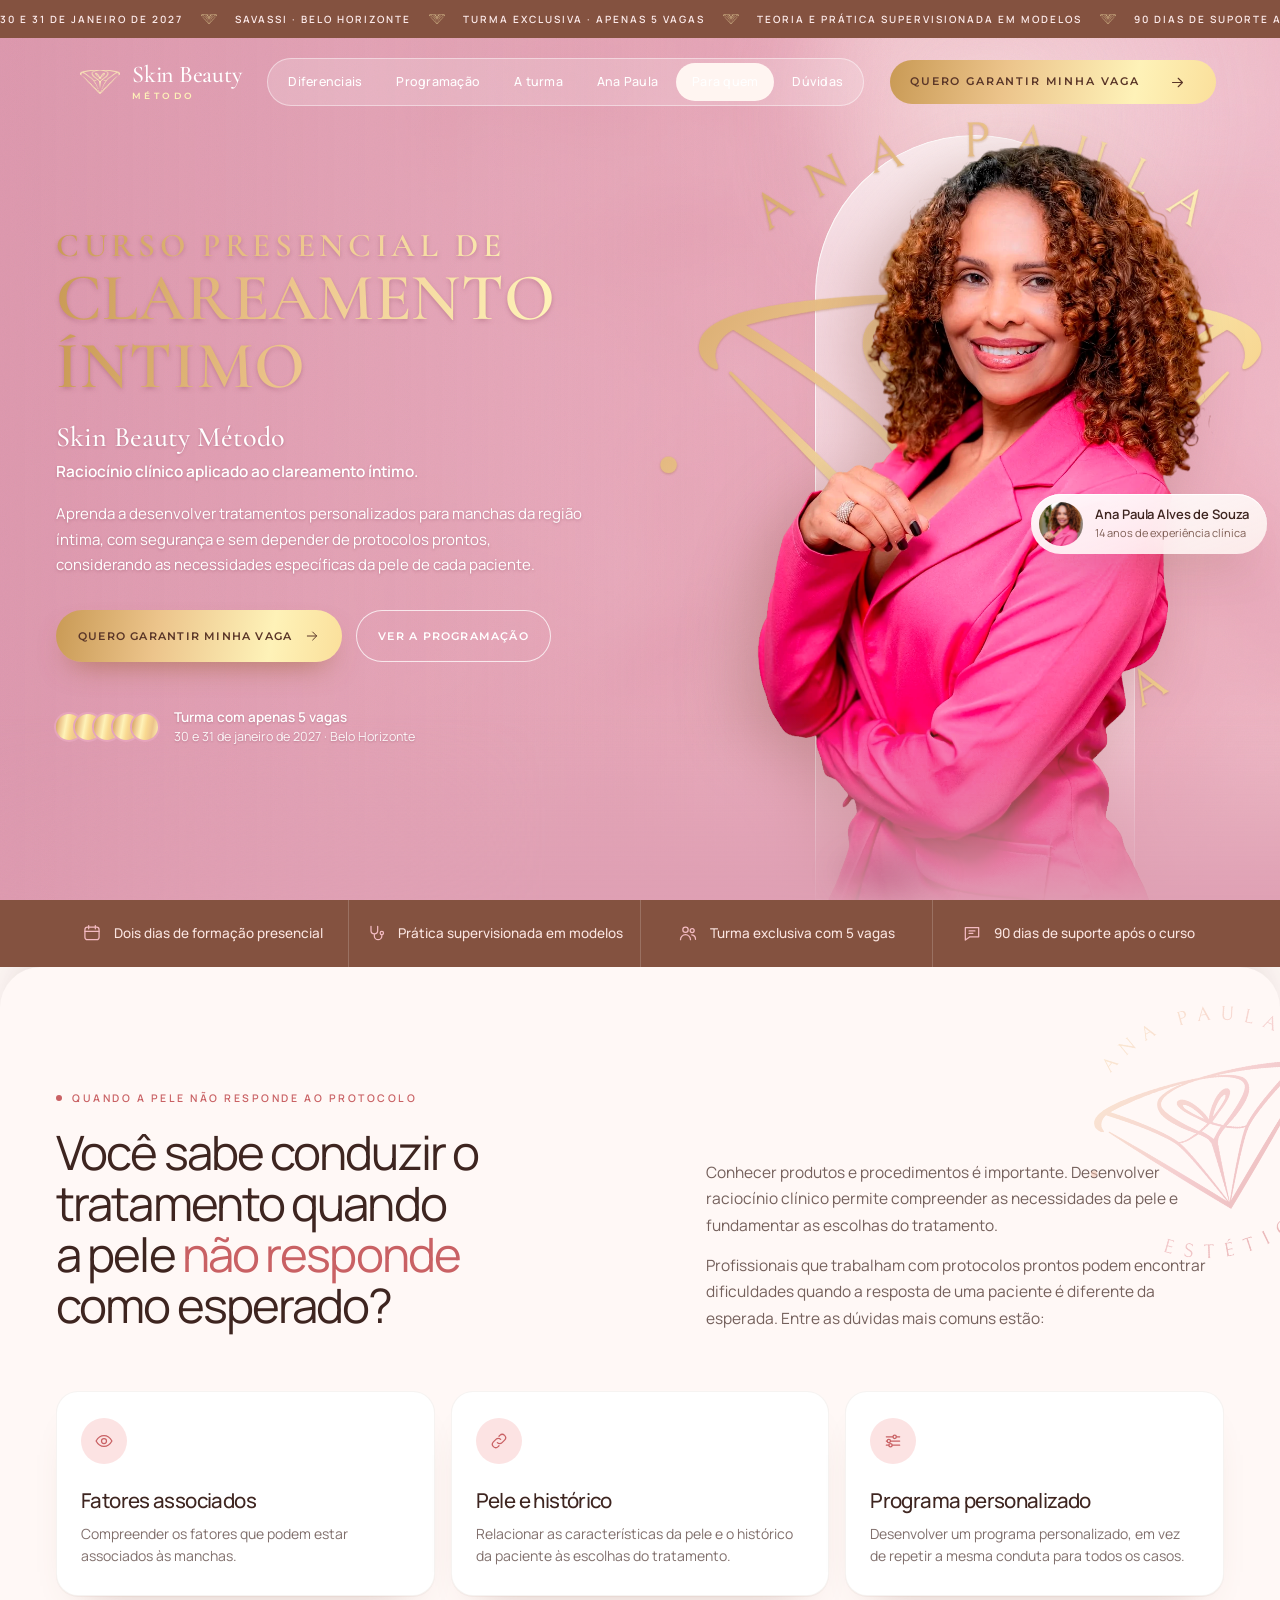
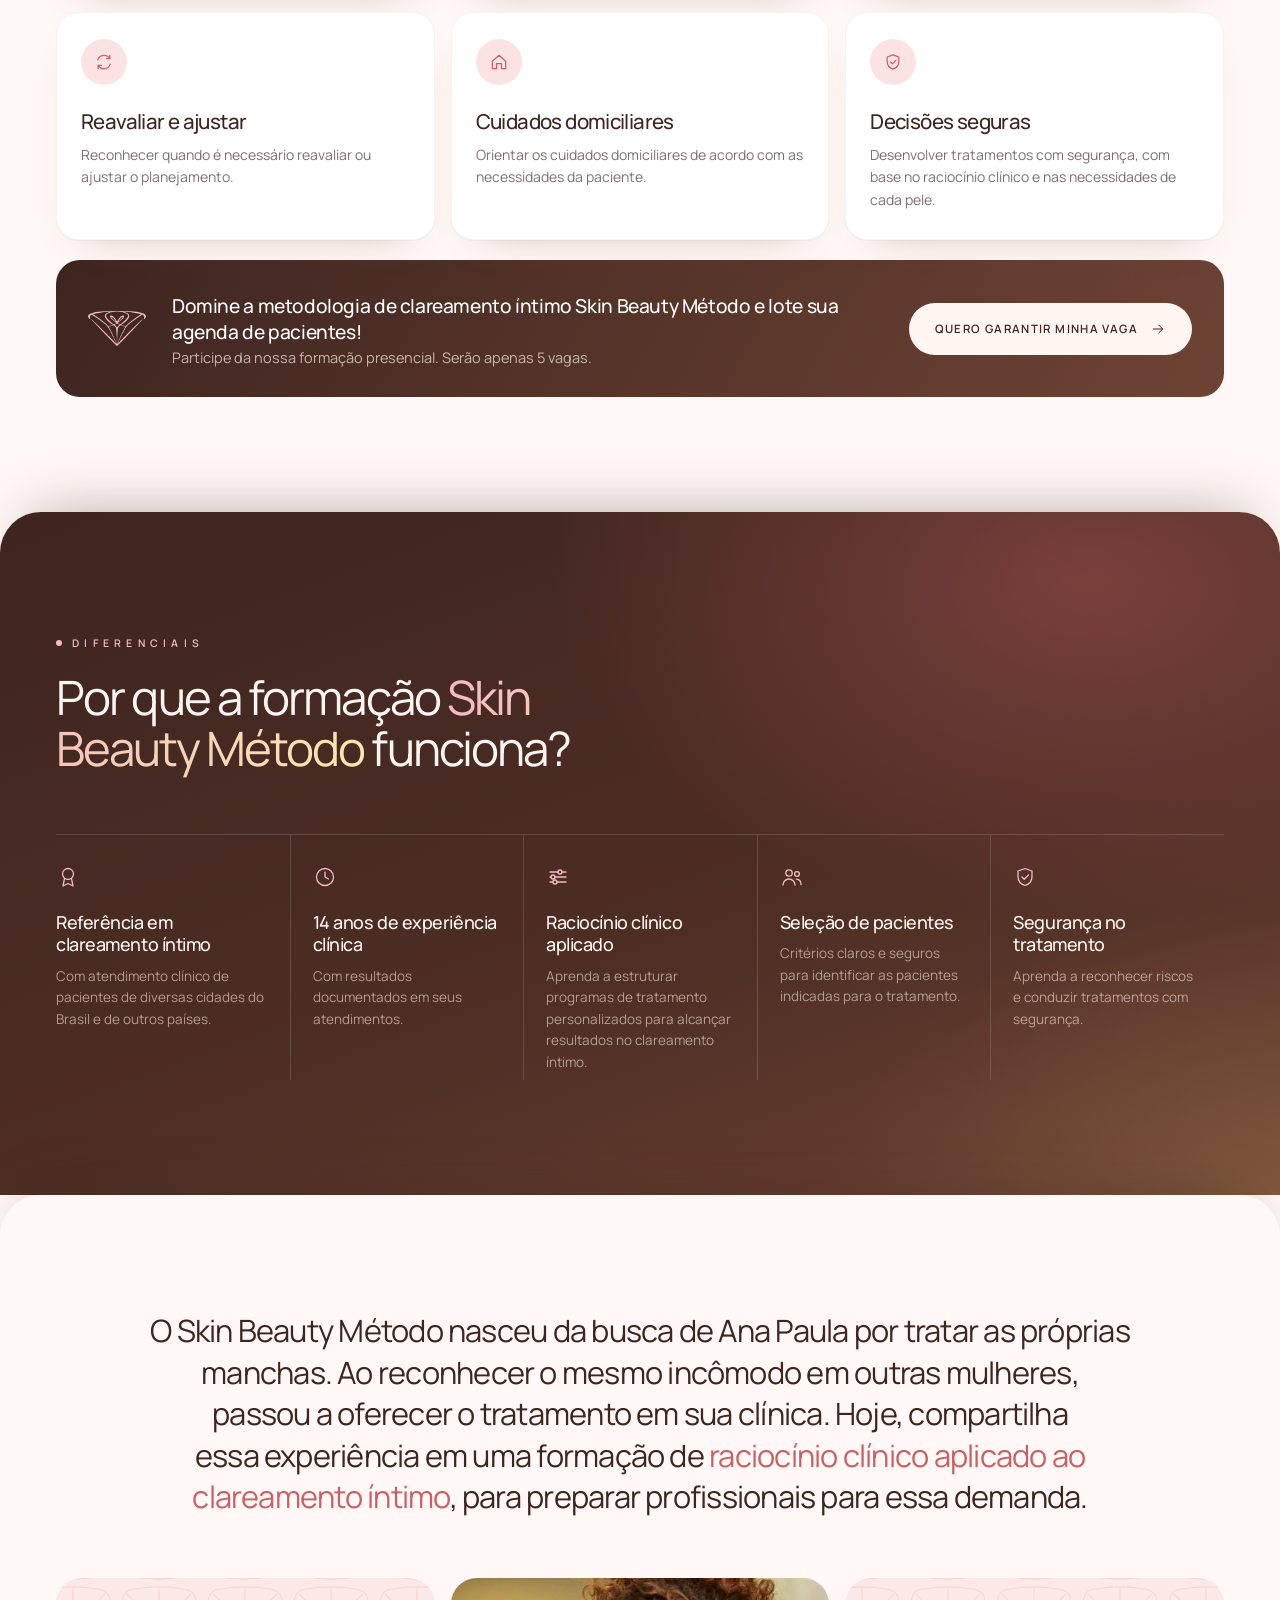
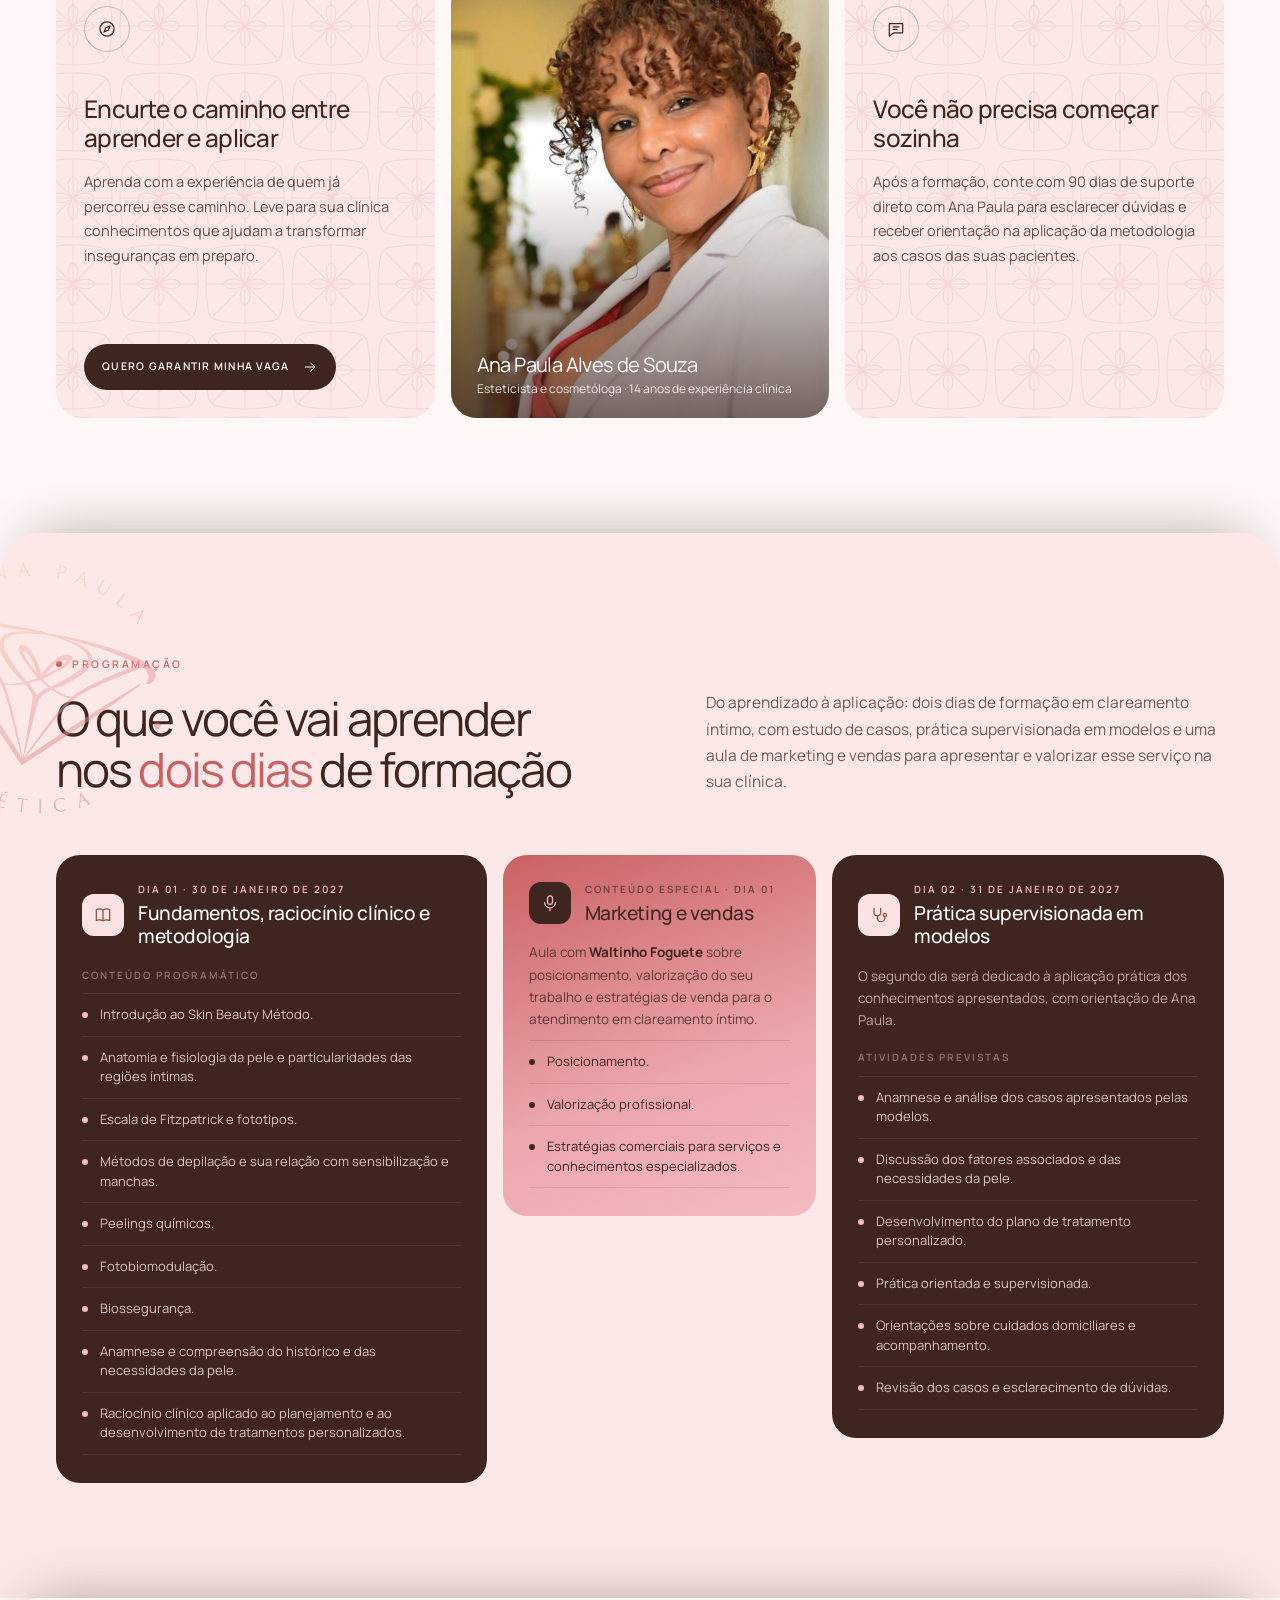
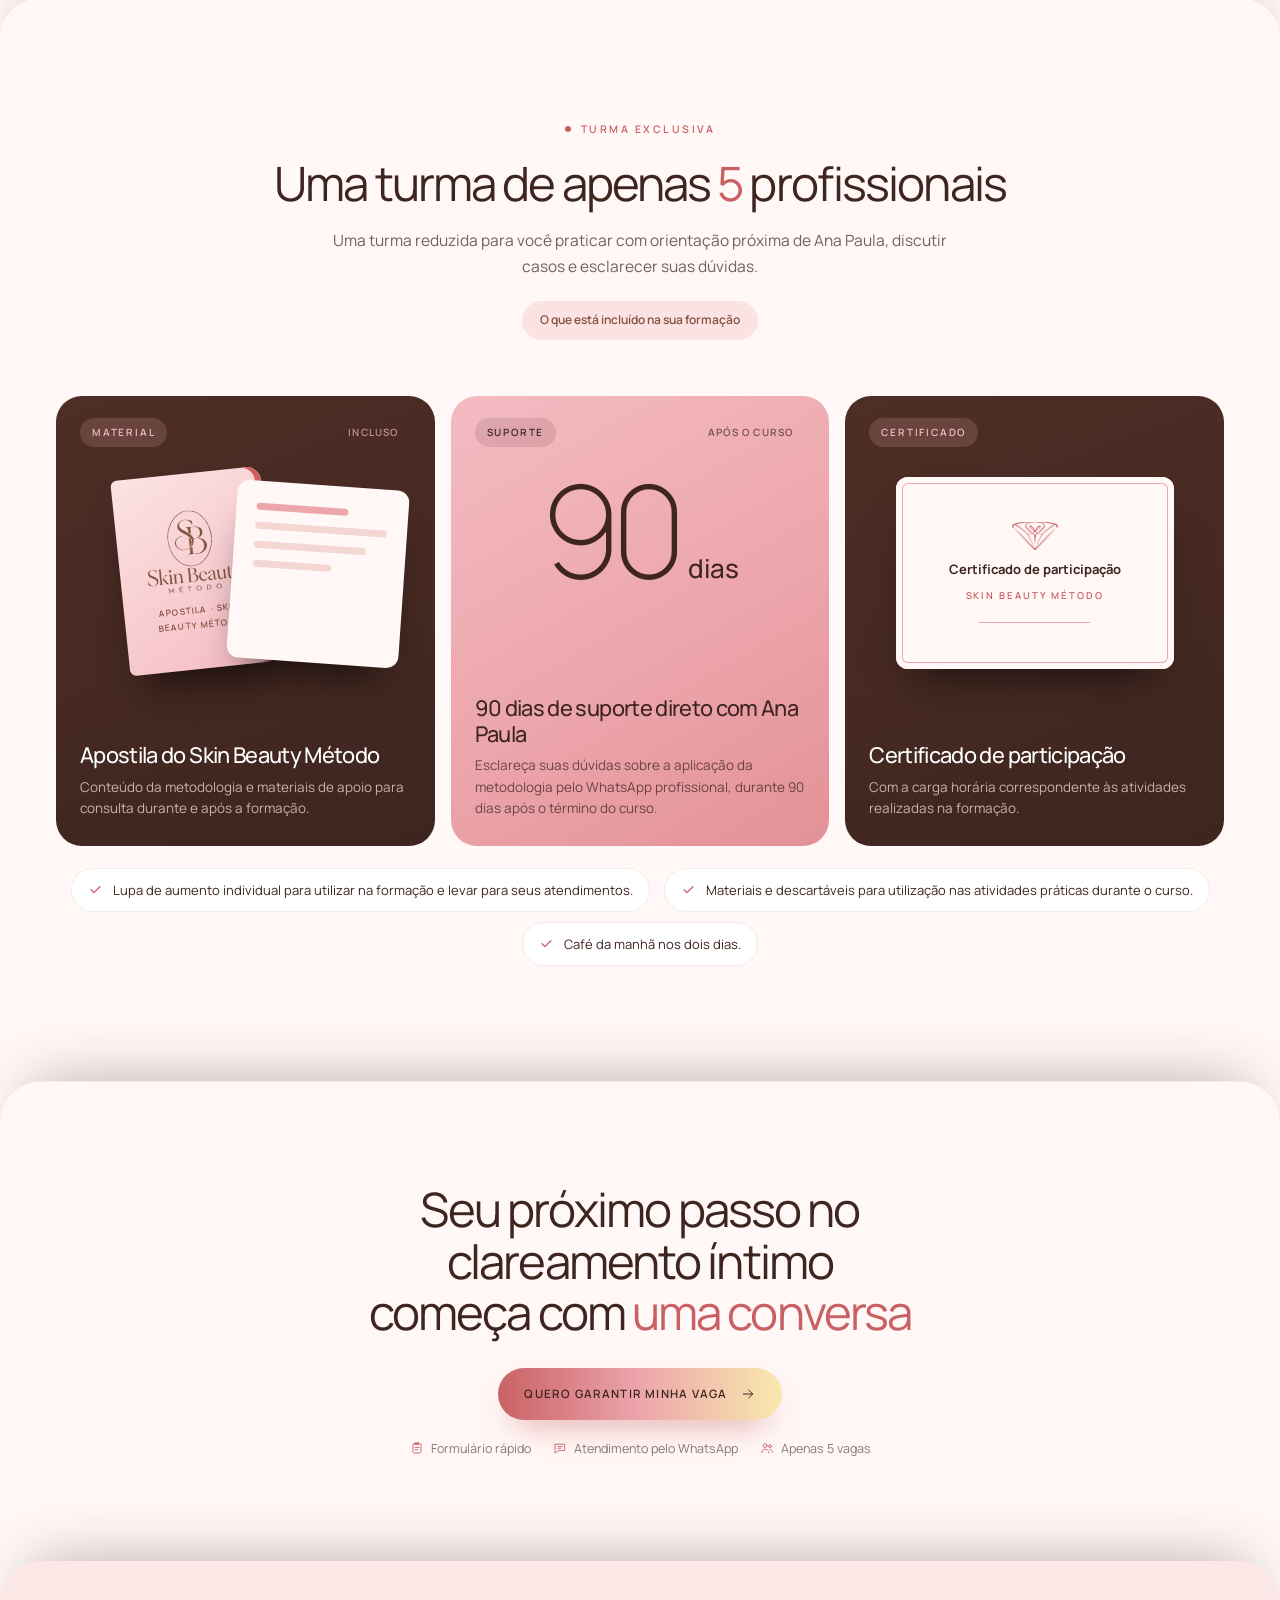
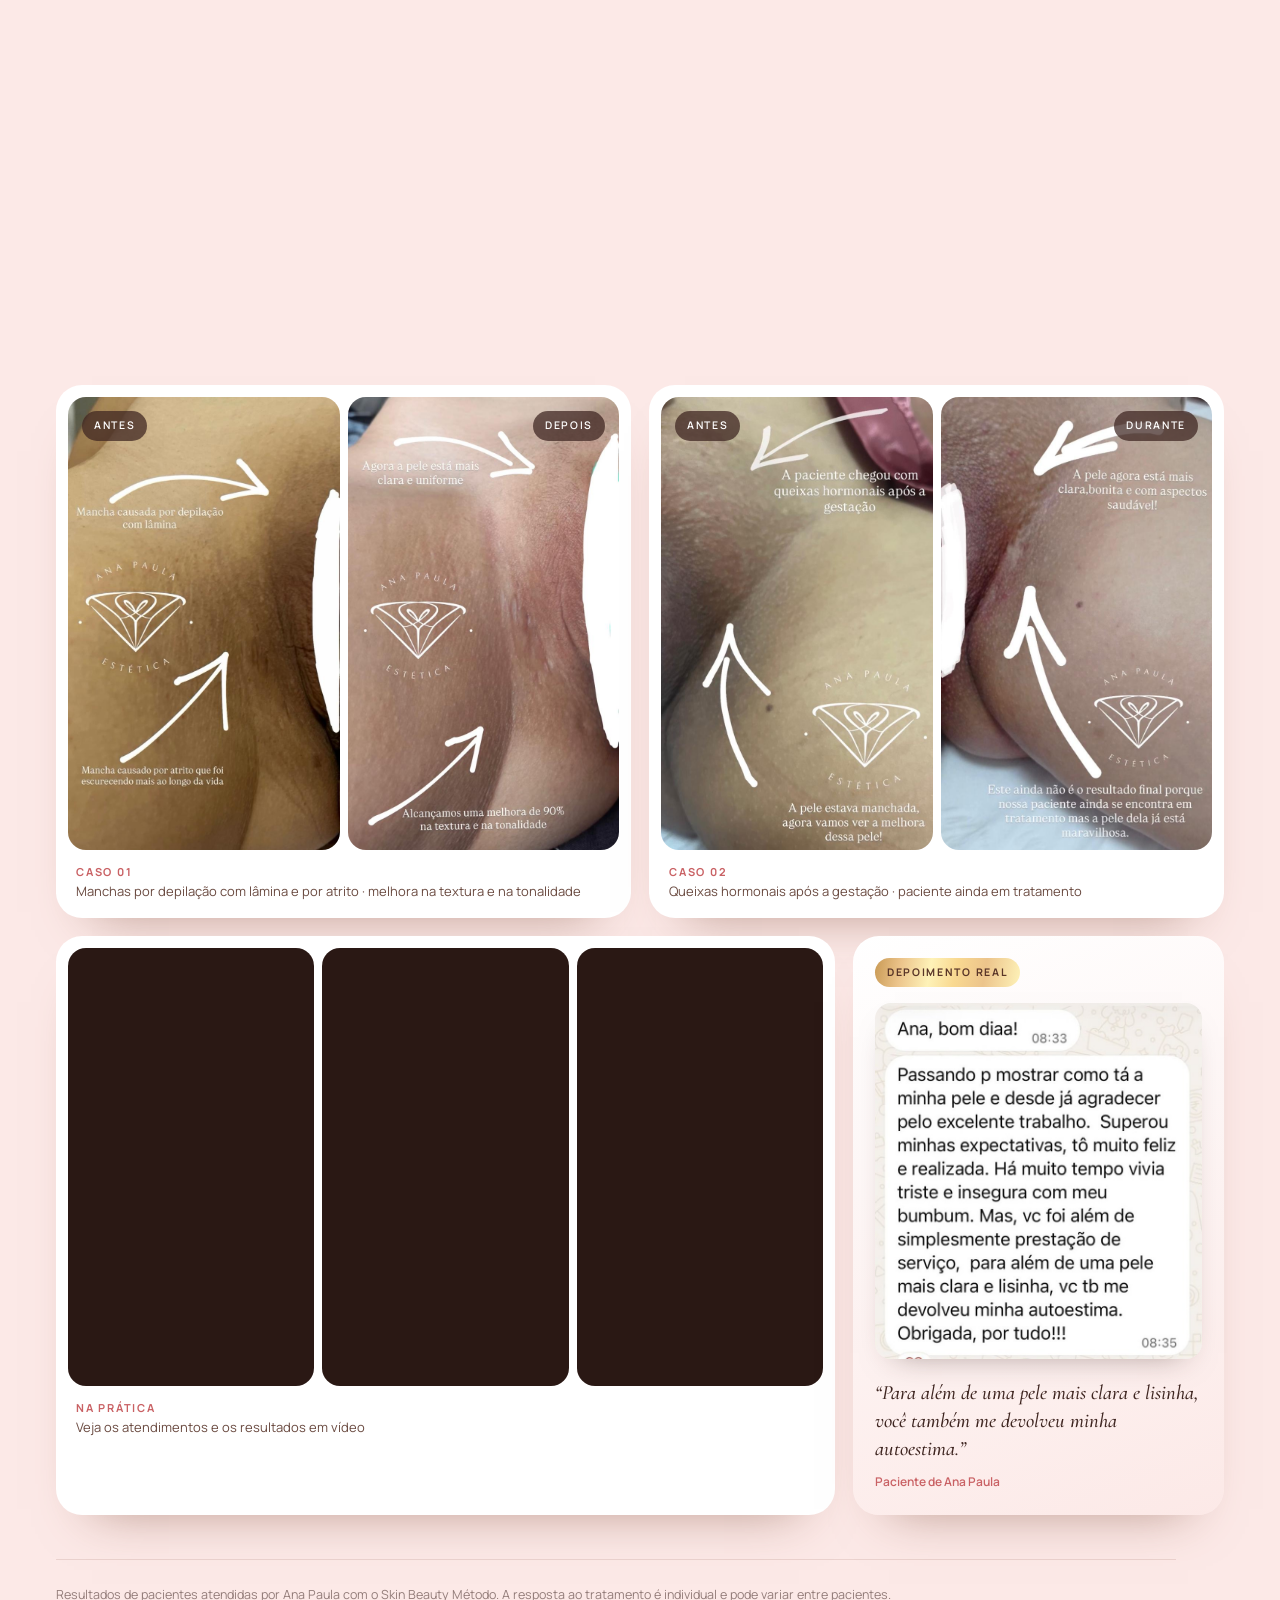
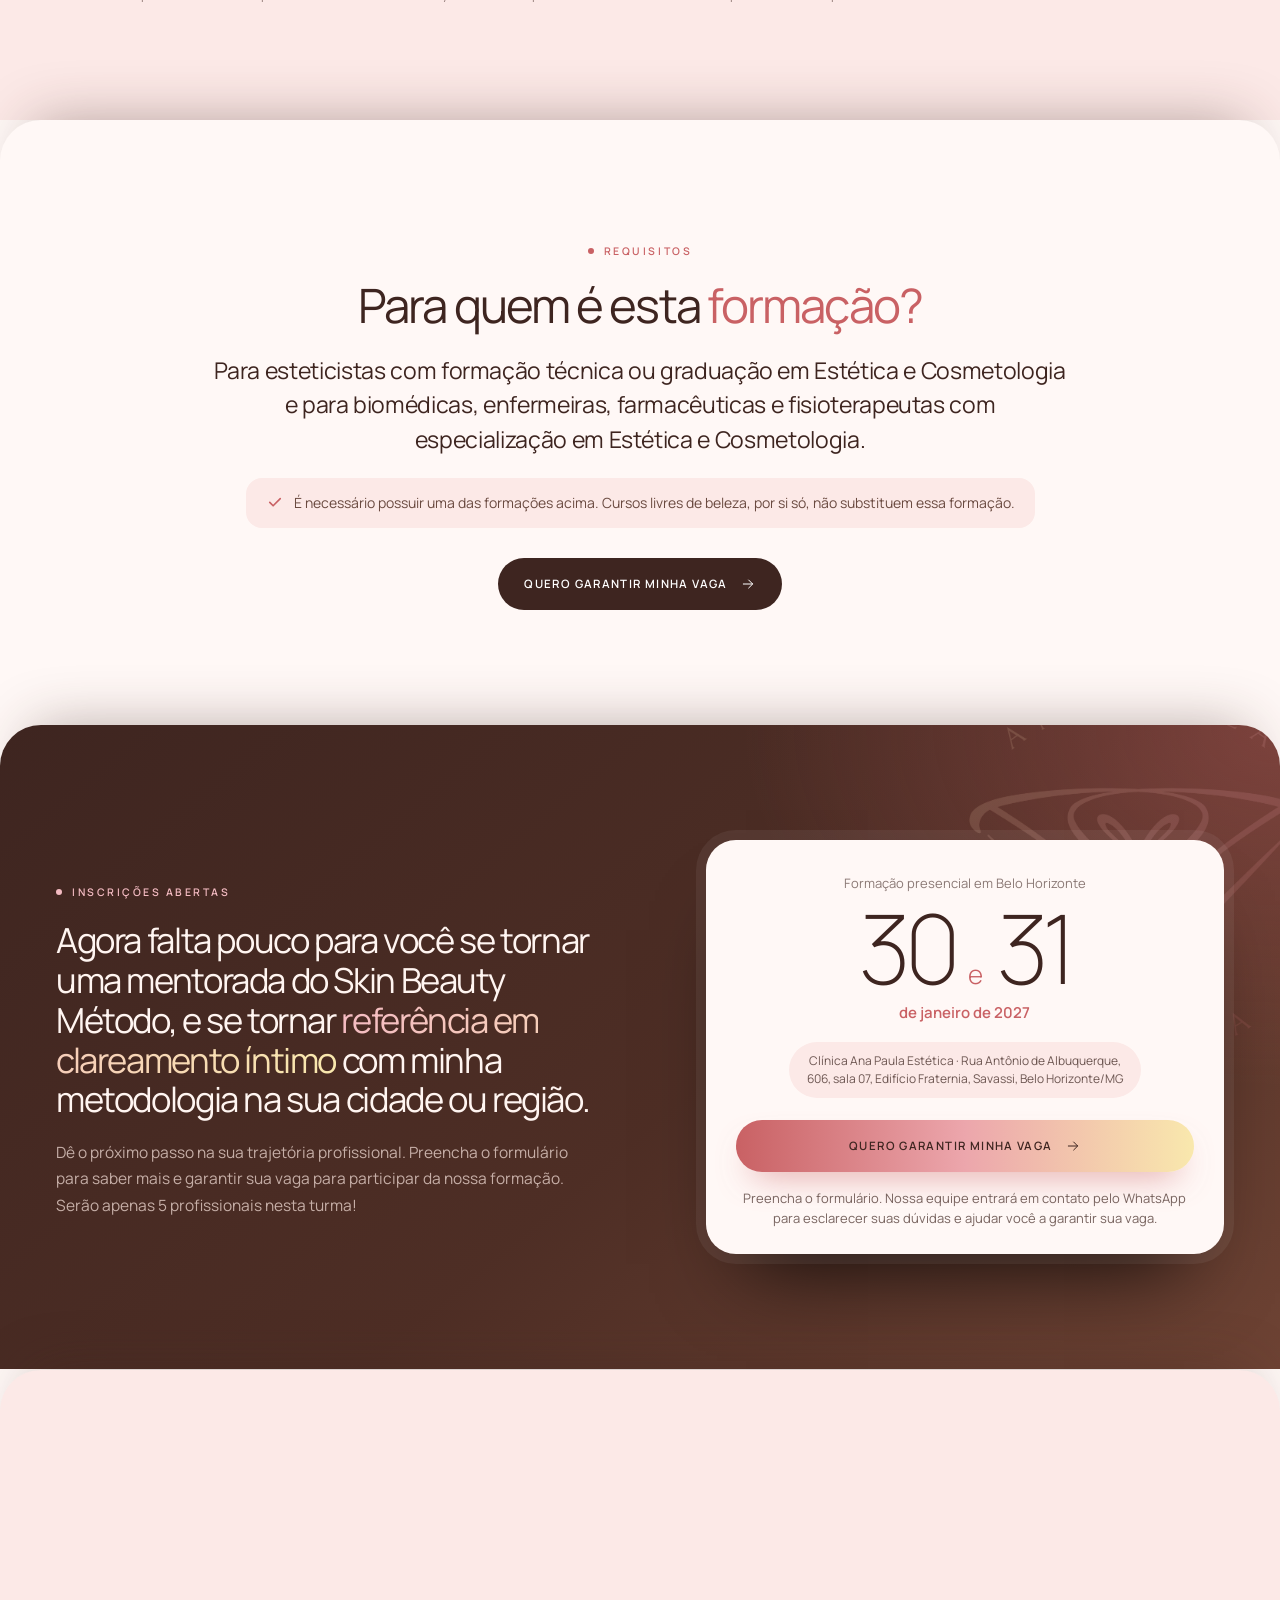
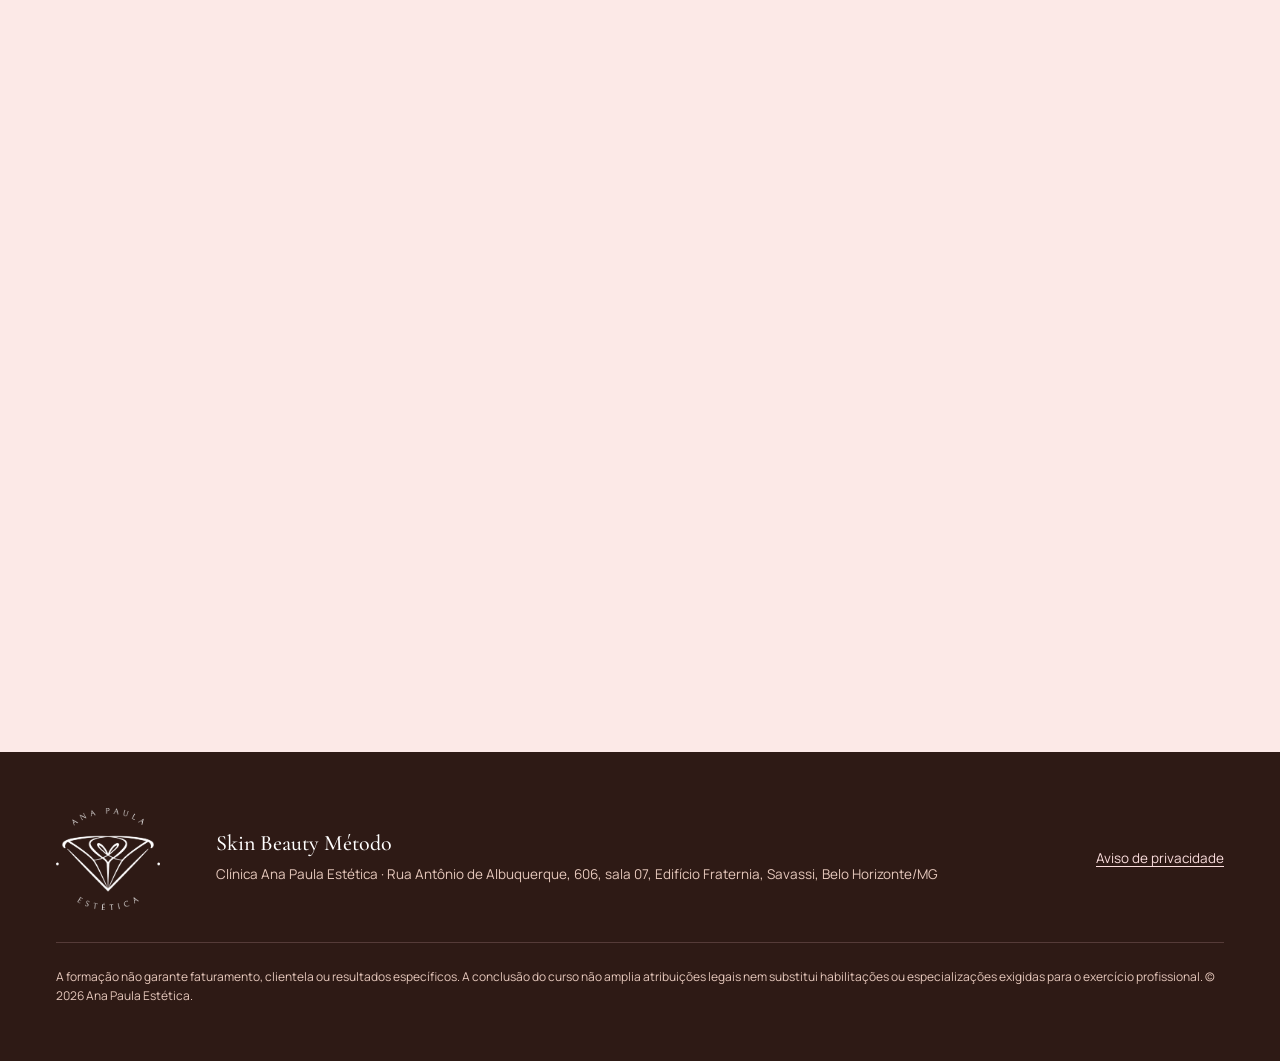
<file: index.html>
<!DOCTYPE html>
<html lang="pt-BR">
<head>
<meta charset="utf-8">
<meta name="viewport" content="width=device-width, initial-scale=1">
<title>Skin Beauty Método | Curso presencial de clareamento íntimo com Ana Paula Estética</title>
<meta name="description" content="Formação presencial em Belo Horizonte para profissionais habilitadas: raciocínio clínico e tratamentos personalizados de manchas íntimas. 30 e 31 de janeiro de 2027. Apenas 5 vagas.">
<meta name="theme-color" content="#F4BBC2">
<link rel="icon" href="assets/favicon.png">
<link rel="apple-touch-icon" href="assets/apple-touch-icon.png">
<meta property="og:type" content="website">
<meta property="og:url" content="https://skin-beauty-metodo.stayai.space/">
<meta property="og:title" content="Skin Beauty Método | Curso presencial de clareamento íntimo">
<meta property="og:description" content="Formação presencial para profissionais habilitadas: raciocínio clínico e tratamentos personalizados de manchas íntimas. 30 e 31 de janeiro de 2027, Savassi, BH. Apenas 5 vagas.">
<meta property="og:image" content="https://skin-beauty-metodo.stayai.space/assets/og-image.jpg">
<meta name="twitter:card" content="summary_large_image">
<link rel="preload" as="image" href="assets/ana-hero-main.webp">
<link rel="preconnect" href="https://fonts.googleapis.com">
<link rel="preconnect" href="https://fonts.gstatic.com" crossorigin>
<link href="https://fonts.googleapis.com/css2?family=Cormorant+Garamond:ital,wght@0,400;0,500;0,600;1,400;1,500&family=Montserrat:wght@400;500;600&family=Manrope:wght@300;400;500;600&family=Pinyon+Script&display=swap" rel="stylesheet">
<style>
html,body{background:#FFF8F6}
:root{
  /* Paleta Dusty Rose (referência enviada) */
  --wine:#845240; --rosewood:#C96164; --rose:#ECA6AC; --blush:#FBDDDD;
  /* derivados claros e de texto */
  --petal:#FDEBEB; --silk:#FFF8F6; --paper:#FFFCFB; --ink:#3E2520; --text:#6A4A40; --muted:#9A7568;
  --line:rgba(132,82,64,.16);
  --gold:#F9E8AD; --gold2:#AB8851; --goldg:linear-gradient(100deg,#AB8851 0%,#E9D49B 45%,#F9E8AD 55%,#C3A267 100%);
  --sheen:linear-gradient(105deg,#ECA6AC 0%,#FBDDDD 38%,#FFF6F0 50%,#FBDDDD 62%,#ECA6AC 100%);
  /* nomes usados pelos blocos de formulário */
  --cocoa:var(--wine); --berry:var(--rosewood); --cream:var(--silk);
  --serif:"Cormorant Garamond","Cormorant",Georgia,serif;
  --sans:"Montserrat",system-ui,-apple-system,"Segoe UI",sans-serif;
  --ease:cubic-bezier(.22,1,.36,1);
  --diamond:url("assets/diamond.png"); --aplogobig:url("assets/ap-logo-big.png"); --sblogo:url("assets/sb-logo.png"); --aplogo:url("assets/ap-logo.png");
  --wrap:1200px; --gut:clamp(20px,5vw,56px); --bar:38px;
}
*{box-sizing:border-box;margin:0;padding:0}
html{scroll-behavior:smooth;-webkit-text-size-adjust:100%}
body{overflow-x:clip;font-family:var(--sans);font-size:16px;line-height:1.65;color:var(--text);-webkit-font-smoothing:antialiased}
img,svg{display:block;max-width:100%}img{height:auto}
a{color:inherit}
::selection{background:var(--blush);color:var(--ink)}
:focus-visible{outline:2px solid var(--rosewood);outline-offset:3px;border-radius:6px}
.wrap{width:100%;max-width:calc(var(--wrap) + var(--gut)*2);margin:0 auto;padding:0 var(--gut)}
section{position:relative;padding:clamp(76px,10vw,140px) 0}
.ic{width:22px;height:22px;fill:none;stroke:currentColor;stroke-width:1.5;stroke-linecap:round;stroke-linejoin:round;flex:none}

/* ——— Tipografia ——— */
.eyebrow{font-size:11.5px;font-weight:600;letter-spacing:.24em;text-transform:uppercase;color:var(--wine);display:inline-flex;align-items:center;gap:12px}
.eyebrow::before{content:"";width:22px;height:13px;background:var(--rose);-webkit-mask:var(--diamond) center/contain no-repeat;mask:var(--diamond) center/contain no-repeat}
h1,h2,h3{font-family:var(--serif);font-weight:500;color:var(--ink);letter-spacing:-.015em}
h2{font-size:clamp(34px,4.6vw,62px);line-height:1.03;margin-top:18px;text-wrap:balance}
h2 em,h1 em{font-style:italic;font-weight:400;color:var(--rosewood)}
h3{font-size:clamp(23px,2.2vw,28px);line-height:1.15}
.lead{font-size:clamp(17px,1.45vw,19px);line-height:1.6;max-width:40rem}
p+p{margin-top:1em}
.note{font-size:13.5px;line-height:1.6;color:var(--muted)}
.num{font-variant-numeric:lining-nums}
.label{font-size:11px;font-weight:600;letter-spacing:.22em;text-transform:uppercase;color:var(--muted)}

/* ——— Botões (com brilho de cetim passando) ——— */
.btn{position:relative;overflow:hidden;display:inline-flex;align-items:center;justify-content:center;gap:14px;min-height:58px;padding:8px 8px 8px 30px;border-radius:999px;border:0;cursor:pointer;isolation:isolate;
  font:600 13px/1.2 var(--sans);letter-spacing:.08em;text-transform:uppercase;text-decoration:none;color:#fff;background:linear-gradient(120deg,#845240,#94604C 55%,#845240);
  box-shadow:inset 0 1px 0 rgba(255,255,255,.25),0 14px 30px -12px rgba(132,82,64,.7);transition:transform .4s var(--ease),box-shadow .4s}
.btn::after{content:"";position:absolute;inset:0;z-index:-1;background:linear-gradient(105deg,transparent 35%,rgba(255,255,255,.38) 50%,transparent 65%);transform:translateX(-120%);animation:sweep 5.5s ease-in-out infinite}
@keyframes sweep{0%,55%{transform:translateX(-120%)}85%,100%{transform:translateX(120%)}}
.btn i{flex:none;width:42px;height:42px;border-radius:50%;background:rgba(255,255,255,.18);display:grid;place-items:center;transition:transform .45s var(--ease),background .3s}
.btn i svg{width:17px;height:17px;fill:none;stroke:currentColor;stroke-width:1.6;stroke-linecap:round;stroke-linejoin:round}
.btn:hover{transform:translateY(-3px);box-shadow:inset 0 1px 0 rgba(255,255,255,.25),0 22px 40px -14px rgba(132,82,64,.8)}
.btn:hover i{transform:translateX(4px) rotate(-45deg);background:rgba(255,255,255,.3)}
.btn:active{transform:scale(.98)}
.btn--light{background:linear-gradient(120deg,#FFF7F5,#FBE0E0);color:var(--wine);box-shadow:inset 0 1px 0 #fff,0 16px 34px -14px rgba(40,22,16,.7)}
.btn--light i{background:rgba(132,82,64,.12)}
.btn--ghost{background:transparent;color:var(--wine);box-shadow:inset 0 0 0 1px rgba(132,82,64,.45)}
.btn--ghost::after{display:none}
.btn--ghost i{background:rgba(132,82,64,.1)}
.btn--ghost:hover{background:var(--wine);color:#fff;box-shadow:0 18px 34px -14px rgba(132,82,64,.7)}
.cta-row{display:flex;flex-wrap:wrap;align-items:center;gap:16px 26px;margin-top:38px}
.cta-row .note{max-width:20rem}
@media(max-width:600px){.btn{letter-spacing:.05em;font-size:12px;text-align:left;padding-left:22px}.cta-row .btn{width:100%;justify-content:space-between}}

/* ——— Diamante da marca (máscara da versão aprovada) ——— */
.diamond{display:block;aspect-ratio:760/458;-webkit-mask:var(--diamond) center/contain no-repeat;mask:var(--diamond) center/contain no-repeat;background:currentColor}
.diamond--shine{background:var(--sheen) 100% 0/280% 100%;animation:shine 6s ease-in-out infinite}
@keyframes shine{0%,18%{background-position:100% 0}62%,100%{background-position:0 0}}
@keyframes spin{to{transform:rotate(360deg)}}

/* ——— Cortina de entrada ——— */
.curtain{position:fixed;inset:0;z-index:200;display:grid;place-items:center;background:linear-gradient(160deg,#8E5A47,#845240 60%,#6E4334);animation:curtain 1s var(--ease) .75s forwards;pointer-events:none}
.curtain::after{content:"";position:absolute;left:0;right:0;top:100%;height:14vh;background:linear-gradient(180deg,#6E4334,transparent)}
.curtain .diamond{width:120px;color:var(--blush);animation:pop .7s var(--ease) both}
@keyframes curtain{to{transform:translateY(-115%)}}
@keyframes pop{from{opacity:0;transform:scale(.7)}}

/* ——— Cabeçalho: faixa de anúncio + barra flutuante ——— */
.head{position:fixed;inset:0 0 auto 0;z-index:60;transition:transform .5s var(--ease)}
.head.is-stuck{transform:translateY(calc(-1*var(--bar)))}
.ticker{height:var(--bar);overflow:hidden;background:var(--wine);color:#FDEBEB;display:flex;align-items:center;font-size:10.5px;font-weight:600;letter-spacing:.22em;text-transform:uppercase;white-space:nowrap}
.ticker__track{display:flex;gap:0;animation:marq 38s linear infinite}
.ticker span{display:inline-flex;align-items:center;gap:18px;padding-right:18px}
.ticker span::after{content:"";width:16px;height:10px;background:var(--blush);-webkit-mask:var(--diamond) center/contain no-repeat;mask:var(--diamond) center/contain no-repeat}
@keyframes marq{to{transform:translateX(-50%)}}
.nav{padding:12px var(--gut) 0}
.nav__in{position:relative;display:flex;align-items:center;justify-content:space-between;gap:20px;height:66px;max-width:var(--wrap);margin:0 auto;padding:0 10px 0 22px;border-radius:999px;
  background:linear-gradient(180deg,rgba(255,255,255,.82),rgba(255,247,246,.66));backdrop-filter:blur(20px) saturate(1.4);-webkit-backdrop-filter:blur(20px) saturate(1.4);
  box-shadow:inset 0 1px 0 #fff,inset 0 0 0 1px rgba(240,190,194,.7),0 2px 4px rgba(132,82,64,.06),0 16px 30px -14px rgba(132,82,64,.32),0 44px 70px -36px rgba(132,82,64,.5)}
.nav__bar{position:absolute;left:34px;right:34px;bottom:0;height:2px;border-radius:2px;overflow:hidden}
.nav__bar i{display:block;height:100%;width:100%;transform:scaleX(var(--p,0));transform-origin:left;background:linear-gradient(90deg,var(--blush),var(--rosewood))}
.brand{display:flex;align-items:center;gap:12px;text-decoration:none;color:var(--wine)}
.brand .diamond{width:40px;color:var(--rosewood)}
.brand b{font:500 23px/1 var(--serif);letter-spacing:-.01em;display:block}
.brand small{font:600 8.5px/1 var(--sans);letter-spacing:.4em;text-transform:uppercase;display:block;margin-top:5px;color:var(--rosewood)}
.nav__links{display:flex;gap:4px;list-style:none}
.nav__links a{display:block;padding:9px 15px;border-radius:999px;font-size:13px;font-weight:500;text-decoration:none;color:var(--text);transition:background .3s,color .3s}
.nav__links a:hover{background:rgba(240,190,194,.4);color:var(--wine)}
.nav__links a.on{background:var(--wine);color:#fff}
.nav .btn{min-height:46px;padding:4px 4px 4px 22px;font-size:11.5px;box-shadow:none}
.nav .btn i{width:38px;height:38px}
@media(max-width:1120px){.nav__links{display:none}}
@media(max-width:560px){.nav .btn span{display:none}.nav .btn{padding:4px}.nav__in{height:60px;padding:0 8px 0 18px}}

/* navegação lateral por pontos */
.dots{position:fixed;right:22px;top:50%;z-index:55;transform:translateY(-50%);display:none;flex-direction:column;gap:14px;list-style:none}
.dots a{position:relative;display:block;width:10px;height:10px;border-radius:50%;background:rgba(255,255,255,.7);box-shadow:0 0 0 1px var(--rosewood);transition:transform .4s var(--ease),background .3s}
.dots a.on{background:var(--rosewood);transform:scale(1.5)}
.dots a span{position:absolute;right:22px;top:50%;transform:translate(8px,-50%);opacity:0;pointer-events:none;white-space:nowrap;padding:6px 12px;border-radius:999px;background:var(--wine);color:#fff;font-size:11px;font-weight:500;transition:opacity .3s,transform .3s var(--ease)}
.dots a:hover span,.dots a:focus-visible span{opacity:1;transform:translate(0,-50%)}
@media(min-width:1340px){.dots{display:flex}}

/* ——— HERO: cetim em movimento + portal ——— */
.hero{padding:0;overflow:hidden;background:linear-gradient(120deg,#FFF8F6 0%,#FBDDDD 60%,#FBDDDD 100%);isolation:isolate}
.silk{position:absolute;inset:0;width:100%;height:100%;z-index:-2}
.hero__veil{position:absolute;inset:0;z-index:-1;background:linear-gradient(90deg,rgba(255,248,246,.93) 0%,rgba(255,248,246,.74) 32%,rgba(255,248,246,.08) 58%,transparent 100%),linear-gradient(180deg,rgba(255,248,246,.5),transparent 30%)}
.hero__stage{position:relative;transform-origin:50% 30%;will-change:transform}
.hero__grid{min-height:max(100svh,700px);display:grid;grid-template-columns:minmax(0,1.08fr) minmax(0,.92fr);gap:clamp(24px,4vw,64px);align-items:center;padding-top:calc(var(--bar) + 88px);padding-bottom:112px}
.pill{display:inline-flex;align-items:center;gap:10px;height:38px;padding:0 16px 0 12px;border-radius:999px;background:rgba(255,255,255,.7);box-shadow:inset 0 0 0 1px rgba(240,190,194,.9),0 10px 24px -14px rgba(132,82,64,.5);font-size:11px;font-weight:600;letter-spacing:.18em;text-transform:uppercase;color:var(--wine);backdrop-filter:blur(8px);-webkit-backdrop-filter:blur(8px)}
.pill i{width:8px;height:8px;border-radius:50%;background:var(--rosewood);box-shadow:0 0 0 4px rgba(201,97,100,.22);animation:beat 2.4s ease-in-out infinite}
@keyframes beat{50%{box-shadow:0 0 0 8px rgba(201,97,100,0)}}
.hero h1{font-size:clamp(36px,min(4.3vw,6.4vh),62px);line-height:1;letter-spacing:-.028em;margin-top:clamp(14px,2.4vh,24px)}
.hero h1 span{display:block;overflow:hidden;padding-bottom:.1em}
.hero h1 span>b{display:block;font-weight:inherit}
.hero h1 em{background:linear-gradient(100deg,#845240 0%,#C96164 30%,#ECA6AC 50%,#C96164 70%,#845240 100%) 100% 0/260% 100%;-webkit-background-clip:text;background-clip:text;color:transparent;animation:shine 7s ease-in-out infinite;padding-right:.08em}
.hero .lead{margin-top:clamp(12px,2.2vh,22px);max-width:38rem;color:var(--text);font-size:clamp(16px,1.2vw,17.5px)}
.hero__meta{display:flex;flex-wrap:wrap;gap:8px 22px;margin-top:clamp(12px,2.2vh,22px);font-size:14px;font-weight:500;color:var(--ink)}
.hero__meta span{display:inline-flex;align-items:center;gap:9px}
.hero__meta .ic{width:18px;height:18px;color:var(--rosewood)}
.hero .cta-row{margin-top:clamp(16px,2.8vh,28px)}
@media(min-width:901px){.hero .cta-row{flex-direction:column;align-items:flex-start;gap:12px}.hero .cta-row .note{max-width:none;font-size:12.5px}}
@media(min-width:901px) and (max-height:800px){.hero .cta-row .note{display:none}}
@media(min-width:901px){.hero .btn{white-space:nowrap;flex:none}}
@media(min-width:901px) and (max-width:1180px){.facts li{padding:12px 12px;gap:8px}.facts .icw{display:none}}

.portal{position:relative;justify-self:center;width:clamp(250px,min(28vw,40vh),410px);aspect-ratio:1/1.4;margin-top:5%}
.portal__pill{position:absolute;inset:0;border-radius:999px;overflow:hidden;background:linear-gradient(160deg,#C96164,#845240);box-shadow:inset 0 0 0 1px rgba(255,255,255,.35),0 50px 80px -40px rgba(132,82,64,.85),0 0 0 10px rgba(255,255,255,.28)}
.portal__pill canvas{position:absolute;inset:0;width:100%;height:100%}
.portal__pill::after{content:"";position:absolute;inset:0;border-radius:inherit;background:linear-gradient(180deg,rgba(255,255,255,.16),transparent 30%,rgba(62,37,32,.35))}
.portal__ring{position:absolute;inset:-9%;border-radius:999px;border:1px solid rgba(132,82,64,.3)}
.portal__ring::before{content:"";position:absolute;inset:-5%;border-radius:999px;border:1px dashed rgba(132,82,64,.22)}
.portal__img{position:absolute;left:0;right:0;bottom:0;height:116%;border-radius:0 0 999px 999px;overflow:hidden}
.portal__img img{position:absolute;left:50%;bottom:0;width:104%;max-width:none;transform:translateX(-50%);filter:drop-shadow(0 18px 30px rgba(62,37,32,.35))}
.glass{position:absolute;z-index:3;border-radius:20px;padding:14px 18px;background:linear-gradient(150deg,rgba(255,255,255,.86),rgba(255,255,255,.58));backdrop-filter:blur(16px) saturate(1.3);-webkit-backdrop-filter:blur(16px) saturate(1.3);
  box-shadow:inset 0 1px 0 #fff,inset 0 0 0 1px rgba(255,255,255,.7),0 26px 44px -22px rgba(132,82,64,.6);color:var(--ink);animation:bob 7s ease-in-out infinite}
@keyframes bob{50%{transform:translateY(-10px)}}
.glass--years{left:-27%;top:30%;display:flex;align-items:center;gap:14px}
.glass--years b{font:400 46px/.8 var(--serif);color:var(--rosewood)}
.glass--years small{display:block;font-size:11px;line-height:1.35;font-weight:500;color:var(--text);max-width:7.5rem}
.glass--seats{right:-24%;bottom:14%;animation-delay:-3.5s}
.glass--seats small{display:block;font-size:10px;font-weight:600;letter-spacing:.2em;text-transform:uppercase;color:var(--rosewood)}
.glass--seats b{display:block;font:500 22px/1.1 var(--serif);margin-top:4px}
.seats{display:flex;gap:6px;margin-top:10px}
.seats i{width:22px;height:22px;border-radius:50%;background:linear-gradient(140deg,#FBDDDD,#ECA6AC);box-shadow:inset 0 0 0 2px #fff}
.badge{position:absolute;z-index:3;right:-13%;top:3%;width:118px;height:118px;display:grid;place-items:center;border-radius:50%;background:rgba(255,255,255,.72);backdrop-filter:blur(10px);-webkit-backdrop-filter:blur(10px);box-shadow:inset 0 0 0 1px #fff,0 20px 36px -18px rgba(132,82,64,.6)}
.badge svg{position:absolute;inset:6px;width:calc(100% - 12px);height:calc(100% - 12px);animation:spin 22s linear infinite;overflow:visible}
.badge text{font:600 9.6px var(--sans);letter-spacing:.24em;text-transform:uppercase;fill:var(--wine)}
.badge .diamond{width:44px}

.facts{position:absolute;left:0;right:0;bottom:26px;z-index:4}
.facts ul{list-style:none;display:grid;grid-template-columns:1.25fr 1.1fr 1fr 1fr 1fr;border-radius:26px;background:linear-gradient(180deg,rgba(255,255,255,.8),rgba(255,250,249,.62));backdrop-filter:blur(18px);-webkit-backdrop-filter:blur(18px);
  box-shadow:inset 0 1px 0 #fff,inset 0 0 0 1px rgba(255,255,255,.75),0 30px 60px -30px rgba(132,82,64,.55)}
.facts li{display:flex;align-items:center;gap:12px;padding:14px 18px;font-size:12.5px;line-height:1.35;color:var(--text)}
.facts li b{display:block;font-size:13.5px;font-weight:600;color:var(--ink)}
.facts li+li{border-left:1px solid var(--line)}
.facts .icw{flex:none;width:40px;height:40px;border-radius:50%;display:grid;place-items:center;background:linear-gradient(140deg,#FDEBEB,#FBDDDD);color:var(--wine)}
.scrollcue{position:absolute;left:50%;bottom:6px;z-index:4;width:1px;height:22px;background:linear-gradient(180deg,var(--rosewood),transparent);animation:cue 2.2s ease-in-out infinite}
@keyframes cue{0%{transform:scaleY(0);transform-origin:top}50%{transform:scaleY(1);transform-origin:top}51%{transform-origin:bottom}100%{transform:scaleY(0);transform-origin:bottom}}

@media(min-width:901px) and (min-height:700px){.hero{position:sticky;top:0;height:100svh}.hero__stage,.hero__grid{height:100%;min-height:0}}
@media(max-width:900px){
  .hero__veil{background:linear-gradient(180deg,rgba(255,248,246,.25) 0%,rgba(255,248,246,.6) 46%,rgba(255,248,246,.94) 62%)}
  .hero__grid{min-height:0;grid-template-columns:1fr;padding-top:calc(var(--bar) + 124px);padding-bottom:40px;gap:44px}
  .portal{order:-1;width:min(62vw,300px);margin-top:0}
  .glass--years{left:-26%;top:38%;padding:10px 14px}.glass--years b{font-size:34px}.glass--years small{font-size:10px;max-width:5.6rem}
  .glass--seats{right:-24%;bottom:10%;padding:10px 14px}.glass--seats b{font-size:17px}.seats i{width:16px;height:16px}
  .badge{width:84px;height:84px;right:-22%;top:-2%}.badge text{font-size:11px}.badge .diamond{width:30px}
  .facts{position:relative;bottom:auto;padding-bottom:36px}
  .facts ul{grid-template-columns:1fr 1fr}
  .facts li{padding:14px 12px;gap:10px;font-size:12px}.facts li+li{border-left:0}.facts li:last-child{grid-column:1/-1;border-left:0!important}
  .facts li:nth-child(even){border-left:1px solid var(--line)}.facts li:nth-child(n+3){border-top:1px solid var(--line)}
  .facts .icw{width:36px;height:36px}.facts .ic{width:18px;height:18px}
  .scrollcue{display:none}
}

/* ——— Folha que desliza sobre a hero ——— */
.sheet{overflow-x:clip;position:relative;z-index:2;background:var(--paper);border-radius:clamp(28px,4vw,56px) clamp(28px,4vw,56px) 0 0;box-shadow:0 -34px 80px -20px rgba(132,82,64,.35)}
.sheet::before{content:"";position:absolute;left:50%;top:14px;width:54px;height:4px;border-radius:4px;background:var(--blush);transform:translateX(-50%)}

/* ——— Dobras: ondas, arco, diagonal, faixa ——— */
.fold{position:absolute;left:0;right:0;bottom:calc(100% - 1px);width:100%;height:clamp(50px,8vw,120px);pointer-events:none}
.fold path:first-child{opacity:.45}
.arch{border-radius:50% 50% 0 0/clamp(56px,9vw,150px) clamp(56px,9vw,150px) 0 0;margin-top:calc(-1*clamp(56px,9vw,150px));padding-top:calc(clamp(76px,10vw,140px) + clamp(20px,4vw,60px))}
.pre-arch{padding-bottom:calc(clamp(76px,10vw,140px) + clamp(56px,9vw,150px))}
.slant{clip-path:polygon(0 clamp(36px,6vw,96px),100% 0,100% 100%,0 100%);margin-top:calc(-1*clamp(36px,6vw,96px));padding-top:calc(clamp(76px,10vw,140px) + clamp(36px,6vw,96px))}
.pre-slant{padding-bottom:calc(clamp(76px,10vw,140px) + clamp(36px,6vw,96px))}
.band{padding:clamp(22px,3vw,36px) 0;overflow:hidden;background:var(--blush);color:var(--wine)}
.band__track{display:flex;width:max-content;animation:marq 46s linear infinite}
.band span{display:inline-flex;align-items:center;gap:clamp(24px,3vw,48px);padding-right:clamp(24px,3vw,48px);font:italic 400 clamp(34px,5vw,72px)/1 var(--serif);white-space:nowrap}
.band span:nth-child(even){color:transparent;-webkit-text-stroke:1px var(--wine)}
.band span::after{content:"";width:.7em;aspect-ratio:760/458;background:var(--rosewood);-webkit-mask:var(--diamond) center/contain no-repeat;mask:var(--diamond) center/contain no-repeat}

.head2{display:grid;grid-template-columns:1.1fr .9fr;gap:clamp(24px,5vw,72px);align-items:end;margin-bottom:clamp(40px,5vw,64px)}
@media(max-width:860px){.head2{grid-template-columns:1fr}}

/* ——— 01 Dificuldade ——— */
.pain{padding-top:clamp(84px,10vw,150px)}
.split{display:grid;grid-template-columns:minmax(0,.88fr) minmax(0,1.12fr);gap:clamp(36px,6vw,96px);align-items:start}
.split__sticky{position:sticky;top:118px}
.doubts{list-style:none;display:grid;gap:12px;margin-top:28px}
.doubts li{display:grid;grid-template-columns:54px 1fr;gap:18px;align-items:center;padding:18px 22px 18px 18px;border-radius:22px;background:var(--silk);border:1px solid transparent;font-size:16.5px;line-height:1.45;color:var(--ink);transition:transform .5s var(--ease),background .4s,border-color .4s,box-shadow .5s}
.doubts li:hover{transform:translateX(10px);background:#fff;border-color:var(--blush);box-shadow:0 24px 40px -28px rgba(132,82,64,.6)}
.doubts .icw{width:54px;height:54px;border-radius:18px;display:grid;place-items:center;background:linear-gradient(140deg,#FDEBEB,#FBDDDD);color:var(--wine);transition:transform .5s var(--ease),background .4s,color .4s}
.doubts li:hover .icw{transform:rotate(-8deg) scale(1.06);background:linear-gradient(140deg,#C96164,#845240);color:#fff}
.callout{position:relative;overflow:hidden;margin-top:28px;padding:34px 34px 36px;border-radius:28px;background:linear-gradient(140deg,#8E5A47,#845240);color:#FDEBEB}
.callout::after{content:"";position:absolute;right:-60px;bottom:-50px;width:300px;aspect-ratio:760/458;background:#fff;opacity:.08;-webkit-mask:var(--diamond) center/contain no-repeat;mask:var(--diamond) center/contain no-repeat}
.callout strong{display:block;font:italic 400 clamp(22px,2.2vw,28px)/1.25 var(--serif);color:#fff;margin-top:12px}
@media(max-width:900px){.split{grid-template-columns:1fr}.split__sticky{position:static}.doubts li{grid-template-columns:46px 1fr;gap:14px;padding:14px 16px 14px 14px;font-size:15.5px}.doubts .icw{width:46px;height:46px;border-radius:15px}}

/* ——— 02 Oportunidades: slider ——— */
.opp{background:var(--petal);color:var(--text)}
.opp .fold{color:var(--petal)}
.slider{position:relative}
.slider__rail{display:flex;gap:20px;overflow-x:auto;scroll-snap-type:x mandatory;scrollbar-width:none;padding:10px var(--gut) 40px;margin:0 calc(-1*var(--gut));cursor:grab;scroll-padding-left:var(--gut)}
.slider__rail::-webkit-scrollbar{display:none}
.slider__rail.drag{cursor:grabbing;scroll-snap-type:none;scroll-behavior:auto}
.slide{position:relative;flex:0 0 clamp(280px,31vw,384px);min-height:400px;scroll-snap-align:start;display:flex;flex-direction:column;padding:30px 30px 34px;border-radius:32px;background:#fff;overflow:hidden;
  box-shadow:inset 0 0 0 1px rgba(240,190,194,.6),0 30px 50px -36px rgba(132,82,64,.6);transition:transform .6s var(--ease),box-shadow .6s;--x:50%;--y:0%}
.slide::before{content:"";position:absolute;inset:0;background:radial-gradient(340px circle at var(--x) var(--y),rgba(240,190,194,.5),transparent 60%);opacity:0;transition:opacity .4s}
.slide:hover{transform:translateY(-10px);box-shadow:inset 0 0 0 1px var(--rose),0 40px 60px -34px rgba(132,82,64,.7)}
.slide:hover::before{opacity:1}
.slide>*{position:relative}
.slide .n{position:absolute;right:22px;top:6px;font:italic 400 110px/1 var(--serif);color:var(--petal);transition:color .5s}
.slide:hover .n{color:var(--blush)}
.slide .icw{width:64px;height:64px;border-radius:22px;display:grid;place-items:center;background:linear-gradient(140deg,#C96164,#845240);color:#fff;box-shadow:0 16px 26px -14px rgba(132,82,64,.8)}
.slide .icw .ic{width:28px;height:28px}
.slide h3{margin-top:auto;padding-top:60px;font-size:clamp(25px,2.3vw,30px)}
.slide p{margin-top:12px;font-size:15px}
.slide--end{background:linear-gradient(150deg,#C96164,#845240);color:#FDEBEB;justify-content:center;box-shadow:0 30px 50px -30px rgba(132,82,64,.8)}
.slide--end h3{color:#fff;margin-top:0;padding-top:0;font-style:italic;font-weight:400;font-size:clamp(27px,2.5vw,33px)}
.slide--end .btn{margin-top:26px;align-self:flex-start}
.slider__ui{display:flex;align-items:center;gap:22px;margin-top:4px}
.slider__prog{flex:1;height:2px;background:rgba(132,82,64,.16);border-radius:2px;overflow:hidden}
.slider__prog i{display:block;height:100%;width:100%;background:var(--wine);transform-origin:left;transform:scaleX(var(--p,.2));transition:transform .3s}
.slider__btn{width:54px;height:54px;border-radius:50%;border:1px solid rgba(132,82,64,.4);background:transparent;color:var(--wine);display:grid;place-items:center;cursor:pointer;transition:all .35s var(--ease)}
.slider__btn:hover{background:var(--wine);color:#fff;transform:scale(1.06)}
.slider__btn[disabled]{opacity:.3;pointer-events:none}
.slider__btn--prev svg{transform:rotate(180deg)}
.disclaimer{margin-top:44px;display:grid;grid-template-columns:auto 1fr;gap:20px 40px;align-items:center;padding-top:32px;border-top:1px solid rgba(132,82,64,.22)}
.disclaimer strong{font:italic 400 clamp(21px,2.1vw,26px)/1.25 var(--serif);color:var(--ink);max-width:22rem}
@media(max-width:900px){.disclaimer{grid-template-columns:1fr}.slide{min-height:360px}}

/* ——— 03 Método ——— */
.dark{background:var(--wine);color:#F7E4DC}
.dark h2,.dark h3{color:#fff}
.dark h2 em{color:var(--blush)}
.dark .eyebrow{color:var(--blush)}
.dark .eyebrow::before{background:var(--blush)}
.dark .note{color:#E6C8BC}
.method{overflow:hidden;background:radial-gradient(70% 60% at 50% 0%,#94604C,transparent 70%),var(--wine);text-align:center}
.method__wm{position:absolute;left:50%;top:54%;width:min(980px,130vw);transform:translate(-50%,-50%);color:#fff;opacity:.05;pointer-events:none}
.method__in{position:relative;max-width:900px;margin:0 auto}
.orbit{position:relative;width:150px;height:150px;margin:0 auto 34px;display:grid;place-items:center}
.orbit svg{position:absolute;inset:0;width:100%;height:100%;animation:spin 24s linear infinite;overflow:visible}
.orbit text{font:600 10px var(--sans);letter-spacing:.3em;text-transform:uppercase;fill:var(--blush)}
.orbit .diamond{width:66px}
.method .lead{margin:26px auto 0;color:#F7E4DC}
.trio{display:grid;grid-template-columns:repeat(3,1fr);gap:16px;margin-top:56px;text-align:left}
.trio article{padding:28px 26px 30px;border-radius:26px;background:linear-gradient(160deg,rgba(255,255,255,.14),rgba(255,255,255,.04));box-shadow:inset 0 1px 0 rgba(255,255,255,.3),inset 0 0 0 1px rgba(255,255,255,.12);transition:transform .6s var(--ease),background .5s}
.trio article:hover{transform:translateY(-8px);background:linear-gradient(160deg,rgba(255,255,255,.22),rgba(255,255,255,.07))}
.trio .icw{width:52px;height:52px;border-radius:50%;display:grid;place-items:center;background:var(--blush);color:var(--wine);margin-bottom:22px}
.trio p{font-size:15.5px;margin:0}
.method .cta-row{justify-content:center}
@media(max-width:820px){.trio{grid-template-columns:1fr}}

/* ——— 04 Programação: abas com passagem de slide ——— */
.tabs{position:relative;display:inline-grid;grid-template-columns:1fr 1fr;padding:6px;border-radius:999px;background:var(--petal);box-shadow:inset 0 0 0 1px rgba(240,190,194,.8)}
.tabs::before{content:"";position:absolute;top:6px;bottom:6px;left:6px;width:calc(50% - 6px);border-radius:999px;background:linear-gradient(120deg,#8E5A47,#845240);box-shadow:0 12px 22px -10px rgba(132,82,64,.8);transition:transform .6s var(--ease)}
.tabs[data-on="1"]::before{transform:translateX(100%)}
.tabs button{position:relative;z-index:1;border:0;background:none;cursor:pointer;padding:13px 30px;border-radius:999px;font:600 12px var(--sans);letter-spacing:.14em;text-transform:uppercase;color:var(--wine);transition:color .4s;white-space:nowrap}
.tabs button small{display:block;margin-top:3px;font-size:10.5px;font-weight:500;letter-spacing:.06em;text-transform:none;opacity:.8}
.tabs button[aria-selected=true]{color:#fff}
.days{margin-top:34px;display:grid}
.day{grid-area:1/1;display:grid;grid-template-columns:minmax(0,.8fr) minmax(0,1.2fr);gap:clamp(24px,4vw,64px);padding:clamp(26px,4vw,56px);border-radius:36px;background:var(--silk);box-shadow:inset 0 0 0 1px rgba(240,190,194,.7);overflow:hidden;position:relative}
.day::after{content:"";position:absolute;right:-90px;bottom:-70px;width:460px;aspect-ratio:760/458;background:var(--rose);opacity:.1;-webkit-mask:var(--diamond) center/contain no-repeat;mask:var(--diamond) center/contain no-repeat;pointer-events:none}
.js .day:not(.on){display:none}
.js .day.on{animation:slideIn .8s var(--ease) both}
.js .day.on.back{animation-name:slideInBack}
.js .day.on .list li{animation:rise .7s var(--ease) both;animation-delay:calc(.12s + var(--k)*.05s)}
@keyframes slideIn{from{opacity:0;transform:translateX(70px);clip-path:inset(0 0 0 40% round 36px)}to{opacity:1;transform:none;clip-path:inset(0 round 36px)}}
@keyframes slideInBack{from{opacity:0;transform:translateX(-70px);clip-path:inset(0 40% 0 0 round 36px)}to{opacity:1;transform:none;clip-path:inset(0 round 36px)}}
@keyframes rise{from{opacity:0;transform:translateY(16px)}}
.day__num{font:italic 400 clamp(110px,13vw,190px)/.74 var(--serif);background:linear-gradient(140deg,#FBDDDD,#C96164);-webkit-background-clip:text;background-clip:text;color:transparent;letter-spacing:-.04em;padding-right:.1em}
.day__date{margin-top:26px;display:inline-flex;align-items:center;gap:10px;font-size:11.5px;font-weight:600;letter-spacing:.2em;text-transform:uppercase;color:var(--rosewood)}
.day h3{margin-top:14px;font-size:clamp(27px,2.8vw,37px)}
.day__side>p{margin-top:14px;font-size:15.5px}
.day__main{position:relative;z-index:1}
.list{list-style:none;margin-top:12px;display:grid;gap:8px}
.list li{display:grid;grid-template-columns:30px 1fr;gap:12px;align-items:center;padding:12px 16px 12px 12px;border-radius:16px;background:#fff;font-size:15px;line-height:1.4;color:var(--ink);box-shadow:inset 0 0 0 1px rgba(240,190,194,.55);transition:transform .4s var(--ease)}
.list li:hover{transform:translateX(6px)}
.list li::before{content:"";width:30px;height:30px;border-radius:50%;background:var(--petal) var(--chk) center/14px no-repeat;--chk:url("data:image/svg+xml,%3Csvg xmlns='http://www.w3.org/2000/svg' viewBox='0 0 24 24' fill='none' stroke='%23845240' stroke-width='2.4' stroke-linecap='round' stroke-linejoin='round'%3E%3Cpath d='M5 12.5l4.5 4.5L19 7.5'/%3E%3C/svg%3E")}
.special{margin-top:22px;display:grid;grid-template-columns:52px 1fr;gap:18px;align-items:start;padding:22px 24px;border-radius:22px;background:linear-gradient(140deg,#8E5A47,#845240);color:#F7E4DC;font-size:14.5px}
.special .icw{width:52px;height:52px;border-radius:50%;display:grid;place-items:center;background:var(--blush);color:var(--wine)}
.special b{display:block;font-size:10.5px;letter-spacing:.22em;text-transform:uppercase;color:var(--blush);margin-bottom:8px}
.special strong{color:#fff;font-weight:600}
.after{position:relative;z-index:1;margin-top:26px;font:italic 400 clamp(20px,2vw,25px)/1.35 var(--serif);color:var(--ink)}
@media(max-width:900px){.day{grid-template-columns:1fr}.tabs{display:grid;width:100%}.tabs button{padding:12px 10px}}

/* ——— 05 Turma de 5 + incluso ——— */
.five{background:var(--petal)}
.five__grid{display:grid;grid-template-columns:minmax(0,.86fr) minmax(0,1.14fr);gap:clamp(32px,6vw,96px);align-items:center}
.chairs{position:relative;aspect-ratio:1;width:100%;max-width:430px;display:grid;place-items:center;--R:clamp(112px,13.2vw,168px)}
.chairs::before{content:"";position:absolute;inset:0;border-radius:50%;background:radial-gradient(circle,#fff 0%,rgba(255,255,255,.5) 55%,transparent 70%)}
.chairs::after{content:"";position:absolute;inset:8%;border-radius:50%;border:1px dashed rgba(132,82,64,.35);animation:spin 70s linear infinite}
.chairs b{position:relative;margin-top:14%;font:italic 400 clamp(150px,17vw,230px)/.8 var(--serif);background:linear-gradient(150deg,#ECA6AC,#845240);-webkit-background-clip:text;background-clip:text;color:transparent;padding:0 .08em .06em 0}
.chairs i{position:absolute;left:50%;top:50%;width:54px;height:54px;margin:-27px;border-radius:50%;display:grid;place-items:center;background:#fff;color:var(--rosewood);box-shadow:inset 0 0 0 1px var(--blush),0 16px 26px -14px rgba(132,82,64,.7);
  transform:rotate(calc(var(--a)*1deg)) translateY(calc(var(--R)*-1)) rotate(calc(var(--a)*-1deg))}
.chairs i:nth-of-type(1){--a:-84}.chairs i:nth-of-type(2){--a:-42}.chairs i:nth-of-type(3){--a:0}.chairs i:nth-of-type(4){--a:42}.chairs i:nth-of-type(5){--a:84}
.js .chairs i{opacity:0;scale:.4;transition:opacity .6s var(--ease),scale .8s var(--ease);transition-delay:calc(.3s + var(--k)*.14s)}
.js .rv.in .chairs i,.js .chairs.in i{opacity:1;scale:1}
.incl{margin-top:clamp(56px,7vw,96px)}
.tiles{list-style:none;display:grid;grid-template-columns:repeat(5,1fr);gap:14px;margin-top:30px}
.tiles li{position:relative;padding:22px 20px 24px;border-radius:24px;background:#fff;font-size:14.5px;line-height:1.45;color:var(--ink);box-shadow:inset 0 0 0 1px rgba(240,190,194,.6);transition:transform .5s var(--ease),box-shadow .5s,background .5s,color .4s}
.tiles li:hover{transform:translateY(-8px) rotate(-1deg);background:linear-gradient(150deg,#C96164,#845240);color:#fff;box-shadow:0 30px 44px -28px rgba(132,82,64,.9)}
.tiles .icw{width:48px;height:48px;border-radius:16px;display:grid;place-items:center;background:var(--petal);color:var(--wine);margin-bottom:18px;transition:background .4s,color .4s}
.tiles li:hover .icw{background:rgba(255,255,255,.2);color:#fff}
.tiles li.wide{grid-column:span 2}
@media(max-width:1080px){.tiles{grid-template-columns:repeat(3,1fr)}}
@media(max-width:860px){.five__grid{grid-template-columns:1fr}.chairs{max-width:300px;margin:0 auto;--R:118px}.chairs i{width:46px;height:46px;margin:-23px}.tiles{grid-template-columns:1fr 1fr}.tiles li{padding:18px 16px 20px;font-size:13.5px}}

/* ——— 06 Docente ——— */
.teacher .fold{color:var(--paper)}
.teacher{background:var(--paper)}
.teacher__grid{display:grid;grid-template-columns:minmax(0,.9fr) minmax(0,1.1fr);gap:clamp(36px,6vw,96px);align-items:center}
.frame{position:relative;width:100%;max-width:470px;aspect-ratio:1/1.12}
.frame__bg{position:absolute;inset:8% 9% 0;border-radius:999px 999px 32px 32px;overflow:hidden;background:linear-gradient(165deg,#FBDDDD 0%,#ECA6AC 60%,#C96164 100%);box-shadow:0 50px 70px -44px rgba(132,82,64,.9)}
.frame__bg::after{content:"";position:absolute;inset:0;background:var(--sheen) 100% 0/300% 100%;opacity:.35;mix-blend-mode:soft-light;animation:shine 9s ease-in-out infinite}
.frame__ring{position:absolute;inset:2% 3% -4%;border-radius:999px 999px 40px 40px;border:1px solid rgba(132,82,64,.3)}
.frame img{position:absolute;left:50%;bottom:0;width:112%;max-width:none;transform:translateX(-50%);-webkit-mask:linear-gradient(180deg,#000 82%,transparent 100%);mask:linear-gradient(180deg,#000 82%,transparent 100%);filter:drop-shadow(0 20px 26px rgba(62,37,32,.3))}
.frame .glass{left:-6%;bottom:9%;display:flex;align-items:center;gap:12px;animation-delay:-2s}
.frame .glass .diamond{width:34px}
.frame .glass b{display:block;font:500 18px/1.1 var(--serif)}
.frame .glass small{display:block;margin-top:4px;font-size:9.5px;font-weight:600;letter-spacing:.18em;text-transform:uppercase;color:var(--rosewood)}
.role{margin-top:14px;font-size:12px;font-weight:600;letter-spacing:.2em;text-transform:uppercase;color:var(--muted)}
.teacher .lead{margin-top:26px}
.teacher__body{margin-top:18px;max-width:40rem}
.stats{display:flex;gap:16px;margin-top:34px}
.stats div{flex:1;padding:24px 24px 22px;border-radius:24px;background:var(--silk);box-shadow:inset 0 0 0 1px rgba(240,190,194,.7)}
.stats b{display:block;font:400 clamp(48px,5.2vw,70px)/.85 var(--serif);color:var(--rosewood);letter-spacing:-.02em}
.stats div>span{display:block;margin-top:12px;font-size:12.5px;line-height:1.45;color:var(--muted)}
.sign{margin-top:30px;font:italic 400 clamp(22px,2.2vw,28px)/1.25 var(--serif);color:var(--ink)}
@media(max-width:900px){.teacher__grid{grid-template-columns:1fr}.frame{max-width:340px;margin:0 auto}}

/* ——— 07 Resultados ——— */
.proof{background:linear-gradient(180deg,var(--silk),var(--petal))}
.proof__grid{display:grid;grid-template-columns:repeat(3,1fr);gap:16px}
.slot{position:relative;border-radius:28px;overflow:hidden;aspect-ratio:4/5;background:linear-gradient(160deg,#FBE0E0,#FBDDDD 60%,#ECA6AC);transition:transform .6s var(--ease)}
.slot:nth-child(2){margin-top:36px}
.slot:hover{transform:scale(1.02)}
.slot>img,.slot>video{position:absolute;inset:0;width:100%;height:100%;object-fit:cover;z-index:2}
.slot__ph{position:absolute;inset:0;display:grid;place-content:center;justify-items:center;gap:16px;text-align:center;padding:24px;color:var(--wine);font-size:10.5px;font-weight:600;letter-spacing:.2em;text-transform:uppercase}
.slot__ph::before{content:"";position:absolute;inset:14px;border:1px dashed rgba(255,255,255,.85);border-radius:18px}
.slot__ph .diamond{width:84px;color:#fff}
.quotes{display:grid;grid-template-columns:repeat(2,1fr);gap:16px;margin-top:16px}
.quote{border-radius:28px;background:#fff;box-shadow:inset 0 0 0 1px rgba(240,190,194,.7);padding:30px 32px;min-height:170px;display:flex;flex-direction:column;justify-content:space-between;gap:20px}
.quote::before{content:"“";font:400 80px/.6 var(--serif);color:var(--blush);height:34px}
.quote p{font-size:10.5px;font-weight:600;letter-spacing:.2em;text-transform:uppercase;color:var(--rosewood)}
.proof .note{margin-top:28px;max-width:52rem}
@media(max-width:760px){.proof__grid{grid-template-columns:1fr 1fr}.slot:nth-child(2){margin-top:0}.proof__grid .slot:last-child{grid-column:1/-1;aspect-ratio:16/10}.quotes{grid-template-columns:1fr}}

/* ——— 08 Para quem ——— */
.who{background:var(--paper)}
.profiles{list-style:none;display:grid;grid-template-columns:repeat(5,1fr);gap:14px}
.profiles li{position:relative;overflow:hidden;padding:26px 22px 28px;border-radius:28px;background:var(--silk);box-shadow:inset 0 0 0 1px rgba(240,190,194,.7);font:500 clamp(19px,1.7vw,22px)/1.2 var(--serif);color:var(--ink);min-height:230px;display:flex;flex-direction:column;justify-content:space-between;gap:28px;transition:transform .6s var(--ease),background .5s,color .4s,box-shadow .5s}
.profiles li:hover{transform:translateY(-10px);background:linear-gradient(160deg,#C96164,#845240);color:#fff;box-shadow:0 34px 50px -30px rgba(132,82,64,.9)}
.profiles .icw{width:54px;height:54px;border-radius:50%;display:grid;place-items:center;background:#fff;color:var(--rosewood);box-shadow:inset 0 0 0 1px var(--blush)}
.profiles small{display:block;margin-top:8px;font:500 12.5px/1.4 var(--sans);color:var(--muted);transition:color .4s}
.profiles li:hover small{color:#F7E4DC}
.rules{display:grid;grid-template-columns:repeat(3,1fr);gap:14px;margin-top:16px}
.rule{padding:22px 24px;border-radius:22px;border:1px dashed rgba(132,82,64,.3);font-size:14px;line-height:1.6;margin:0!important}
.rule b{display:block;margin-bottom:6px;color:var(--wine);font-weight:600;font-size:11px;letter-spacing:.18em;text-transform:uppercase}
@media(max-width:1080px){.profiles{grid-template-columns:repeat(3,1fr)}.rules{grid-template-columns:1fr}}
@media(max-width:640px){.profiles{grid-template-columns:1fr 1fr}.profiles li{min-height:190px;padding:20px 16px}}

/* ——— 09 Próximo passo ——— */
.next{background:radial-gradient(80% 90% at 80% 0%,#ECA6AC,transparent 70%),linear-gradient(140deg,#C96164,#845240);color:#FDEBEB;overflow:hidden}
.next h2{color:#fff}.next h2 em{color:var(--blush)}
.next .eyebrow{color:#fff}.next .eyebrow::before{background:#fff}
.next .lead{color:#FDEBEB}
.info{display:grid;grid-template-columns:repeat(4,1fr);gap:14px;margin-top:clamp(36px,5vw,56px)}
.info div{padding:26px 24px;border-radius:26px;background:linear-gradient(160deg,rgba(255,255,255,.2),rgba(255,255,255,.06));box-shadow:inset 0 1px 0 rgba(255,255,255,.4),inset 0 0 0 1px rgba(255,255,255,.16);backdrop-filter:blur(8px);-webkit-backdrop-filter:blur(8px);transition:transform .5s var(--ease)}
.info div:hover{transform:translateY(-6px)}
.info .icw{width:46px;height:46px;border-radius:50%;display:grid;place-items:center;background:#fff;color:var(--wine);margin-bottom:22px}
.info dt{font-size:10.5px;font-weight:600;letter-spacing:.24em;text-transform:uppercase;color:var(--blush);margin-bottom:10px}
.info dd{font:500 clamp(19px,1.8vw,23px)/1.25 var(--serif);color:#fff}
.info dd small{display:block;margin-top:8px;font:400 13px/1.5 var(--sans);color:#F7E4DC}
@media(max-width:980px){.info{grid-template-columns:1fr 1fr}}
@media(max-width:520px){.info{grid-template-columns:1fr}}

/* ——— 10 FAQ ——— */
.faq{background:var(--paper)}
.faq__grid{display:grid;grid-template-columns:minmax(0,.7fr) minmax(0,1.3fr);gap:clamp(32px,6vw,96px);align-items:start}
.faq details{border-radius:22px;background:var(--silk);box-shadow:inset 0 0 0 1px rgba(240,190,194,.6);margin-bottom:10px;transition:background .4s,box-shadow .4s}
.faq details[open]{background:#fff;box-shadow:inset 0 0 0 1px var(--rose),0 26px 40px -30px rgba(132,82,64,.6)}
.faq summary{list-style:none;cursor:pointer;display:flex;justify-content:space-between;align-items:center;gap:20px;padding:20px 20px 20px 26px;font:500 clamp(19px,1.9vw,23px)/1.25 var(--serif);color:var(--ink)}
.faq summary::-webkit-details-marker{display:none}
.faq summary::after{content:"";flex:none;width:38px;height:38px;border-radius:50%;background:
  linear-gradient(var(--wine),var(--wine)) center/12px 1.5px no-repeat,linear-gradient(var(--wine),var(--wine)) center/1.5px 12px no-repeat,var(--petal);transition:transform .5s var(--ease),background-color .3s}
.faq details[open] summary::after{transform:rotate(135deg);background-color:var(--blush)}
.faq details p{padding:0 70px 24px 26px;font-size:15.5px;max-width:46rem}
.faq details[open] p{animation:rise .6s var(--ease) both}
@media(max-width:860px){.faq__grid{grid-template-columns:1fr}.faq details p{padding-right:26px}}

/* ——— 11 Candidatura ——— */
.apply{overflow:hidden;background:linear-gradient(180deg,#8E5A47,var(--wine) 40%),var(--wine)}
.apply__wm{position:absolute;right:-200px;top:-40px;width:min(760px,110vw);color:#fff;opacity:.05;pointer-events:none}
.apply__grid{position:relative;display:grid;grid-template-columns:minmax(0,.85fr) minmax(0,1.15fr);gap:clamp(32px,5vw,80px);align-items:start}
.apply__side{position:sticky;top:112px}
.apply__side .lead{color:#F7E4DC;margin-top:24px}
.apply__tags{display:flex;flex-wrap:wrap;gap:10px;margin-top:30px}
.chip{display:inline-flex;align-items:center;gap:10px;min-height:42px;padding:6px 18px;border-radius:999px;border:1px solid rgba(255,255,255,.35);font-size:13.5px;font-weight:500;color:#fff}
.chip--gold{background:linear-gradient(120deg,#FFF7F5,#FBE0E0);color:var(--wine);border-color:transparent;font-weight:600}
.steps{list-style:none;margin-top:34px;display:grid;gap:14px;counter-reset:s}
.steps li{counter-increment:s;display:grid;grid-template-columns:40px 1fr;gap:16px;align-items:center;font-size:14.5px;color:#FDEBEB}
.steps li::before{content:counter(s);width:40px;height:40px;border-radius:50%;display:grid;place-items:center;font:500 20px var(--serif);font-variant-numeric:lining-nums;color:var(--blush);box-shadow:inset 0 0 0 1px rgba(240,190,194,.6)}
.form{background:var(--paper);color:var(--text);border-radius:30px;padding:clamp(24px,3.4vw,44px);box-shadow:0 40px 80px -40px rgba(0,0,0,.6)}
.dark .form h3{font-size:clamp(26px,2.6vw,32px);color:var(--ink)}
.dark .form .note{color:var(--muted)}
.form>p{margin-top:8px;font-size:14.5px}
.fields{display:grid;grid-template-columns:1fr 1fr;gap:18px 16px;margin-top:26px}
.f{display:flex;flex-direction:column;gap:8px;min-width:0}
.f--full{grid-column:1/-1}
.f label,.f legend{font-size:12.5px;font-weight:600;color:var(--ink)}
.f label small{font-weight:400;color:var(--muted)}
.f input[type=text],.f input[type=tel],.f select{width:100%;height:52px;padding:0 16px;border-radius:14px;border:1px solid rgba(132,82,64,.3);background:#fff;font:400 16px var(--sans);color:var(--ink);transition:border-color .2s,box-shadow .2s;appearance:none;-webkit-appearance:none}
.f select{background:#fff url("data:image/svg+xml,%3Csvg xmlns='http://www.w3.org/2000/svg' viewBox='0 0 12 8' fill='none' stroke='%23845240' stroke-width='1.5'%3E%3Cpath d='M1 1.5l5 5 5-5'/%3E%3C/svg%3E") right 16px center/12px no-repeat;padding-right:40px}
.f input:focus,.f select:focus{outline:0;border-color:var(--berry);box-shadow:0 0 0 4px rgba(201,97,100,.16)}
.f input::placeholder{color:#B59C93}
fieldset.f{border:0}
.opts{display:flex;flex-wrap:wrap;gap:10px}
.opt{position:relative;flex:1 1 150px}
.opt input{position:absolute;opacity:0;inset:0;cursor:pointer}
.opt span{display:flex;align-items:center;justify-content:center;min-height:52px;padding:8px 14px;border-radius:14px;border:1px solid rgba(132,82,64,.3);background:#fff;font-size:14.5px;font-weight:500;color:var(--ink);text-align:center;transition:all .2s}
.opt input:checked+span{background:var(--blush);border-color:var(--berry)}
.opt input:focus-visible+span{box-shadow:0 0 0 4px rgba(201,97,100,.2)}
.invest{grid-column:1/-1;border-radius:18px;background:linear-gradient(120deg,#FFF3D9,#FBE6C4);padding:20px 22px;border:1px solid rgba(171,136,81,.4)}
.invest strong{display:block;font:500 clamp(24px,2.4vw,30px)/1.1 var(--serif);color:var(--ink)}
.invest p{font-size:14px;margin-top:6px;color:var(--text)}
.check{display:grid;grid-template-columns:22px 1fr;gap:12px;align-items:start;font-size:13.5px;line-height:1.5;cursor:pointer;font-weight:400!important;color:var(--text)!important}
.check input{width:22px;height:22px;margin-top:1px;accent-color:var(--cocoa)}
.check a{color:var(--berry);font-weight:500}
.form .btn{width:100%;margin-top:24px;justify-content:space-between}
.form__foot{margin-top:14px;text-align:center}
.err{display:none;margin-top:16px;padding:12px 16px;border-radius:12px;background:#FCE4E4;color:#8E2F33;font-size:13.5px}
.err.on{display:block}
.done{display:none;text-align:center;padding:24px 0}
.done.on{display:block}
.done .diamond{width:96px;margin:0 auto 24px}
.done p{margin:12px auto 0;max-width:26rem}
.done .btn{width:auto;margin-top:24px}

.invest{background:linear-gradient(120deg,#FEF0EC,#FBE0E0)!important;border-color:rgba(236,166,172,.6)!important}
.opt input:checked+span{background:var(--petal);border-color:var(--rosewood)}
@media(max-width:900px){.apply__grid{grid-template-columns:1fr}.apply__side{position:static}}
@media(max-width:560px){.fields{grid-template-columns:1fr}.form{border-radius:24px}}

/* ——— Rodapé ——— */
footer{position:relative;z-index:2;background:#5A3628;color:#E6C8BC;padding:56px 0 110px;font-size:13.5px}
.foot{display:grid;grid-template-columns:auto 1fr auto;gap:32px 56px;align-items:center}
.foot img{width:104px}
.foot b{display:block;color:#fff;font:500 22px/1.1 var(--serif);margin-bottom:8px}
.foot a{color:var(--blush);text-underline-offset:3px}
.foot__legal{grid-column:1/-1;padding-top:24px;border-top:1px solid rgba(240,190,194,.2);font-size:12px;line-height:1.6;margin:0}
@media(max-width:760px){.foot{grid-template-columns:1fr}}
@media(min-width:761px){footer{padding-bottom:56px}}

.sticky{position:fixed;left:12px;right:12px;bottom:12px;z-index:60;display:none;transform:translateY(140%);transition:transform .5s var(--ease)}
.sticky.on{transform:none}
.sticky .btn{width:100%;min-height:54px;justify-content:space-between;box-shadow:0 18px 40px -14px rgba(62,37,32,.8)}
@media(max-width:760px){.sticky{display:block}}
dialog{border:0;border-radius:26px;padding:0;max-width:min(620px,calc(100vw - 32px));color:var(--text);background:var(--paper);margin:auto}
dialog::backdrop{background:rgba(44,24,20,.6);backdrop-filter:blur(4px)}
.dlg{padding:clamp(26px,4vw,44px)}
.dlg h3{margin-bottom:16px}
.dlg p,.dlg li{font-size:14.5px}
.dlg ul{margin:12px 0 12px 20px}
.dlg .btn{margin-top:24px}

/* ——— Efeitos de entrada dos blocos ——— */
.js .rv{opacity:0;transform:translateY(34px);filter:blur(8px);transition:opacity 1s var(--ease),transform 1s var(--ease),filter 1s var(--ease);transition-delay:var(--d,0s)}
.js .rv.in{opacity:1;transform:none;filter:none}
.js .rv-wipe{clip-path:inset(0 100% 0 0 round 28px);transition:clip-path 1.2s var(--ease);transition-delay:var(--d,0s)}
.js .rv-wipe.in{clip-path:inset(0 0 0 0 round 28px)}
.js .rv-zoom{opacity:0;transform:scale(.88);transition:opacity .9s var(--ease),transform 1.1s var(--ease);transition-delay:var(--d,0s)}
.js .rv-zoom.in{opacity:1;transform:none}
.js .rv-title span{display:block;overflow:hidden}
.js .hero h1 span>b{transform:translateY(112%);transition:transform 1.15s var(--ease);transition-delay:calc(1.45s + var(--i)*.11s)}
.js .hero.in h1 span>b{transform:none}
.js .hero .fx{opacity:0;transform:translateY(22px);filter:blur(6px);transition:opacity 1s var(--ease),transform 1s var(--ease),filter 1s var(--ease);transition-delay:calc(1.2s + var(--d,0s))}
.js .hero.in .fx{opacity:1;transform:none;filter:none}
.js .portal__pill,.js .portal__ring{clip-path:inset(100% 0 0 0 round 999px);transition:clip-path 1.5s var(--ease) 1.2s}
.js .hero.in .portal__pill,.js .hero.in .portal__ring{clip-path:inset(-20% -20% -20% -20% round 999px)}
.js .portal__img img{opacity:0;transform:translateX(-50%) translateY(60px);transition:opacity 1.2s var(--ease) 1.6s,transform 1.5s var(--ease) 1.6s}
.js .hero.in .portal__img img{opacity:1;transform:translateX(-50%)}
.js .hero .glass,.js .hero .badge{opacity:0;scale:.7;transition:opacity .9s var(--ease),scale 1.1s var(--ease);transition-delay:var(--fd,2.4s)}
.js .hero.in .glass,.js .hero.in .badge{opacity:1;scale:1}

/* ================= Passe de refinamento (acabamento de estúdio) ================= */
body{font-size:15.5px;line-height:1.7}
.lead{font-size:clamp(16.5px,1.35vw,18.5px);line-height:1.65}
h2{font-weight:500;letter-spacing:-.02em}
.eyebrow{font-size:11px;letter-spacing:.22em;gap:14px}
.eyebrow::before{width:34px;height:1px;-webkit-mask:none;mask:none;background:var(--rosewood)}
.dark .eyebrow::before,.next .eyebrow::before{background:currentColor;opacity:.7}
.label{letter-spacing:.2em}
/* botões retos, sem brilho */
.btn{border-radius:4px;min-height:56px;padding:0 26px 0 28px;gap:18px;background:var(--wine);box-shadow:none;font-size:11.5px;letter-spacing:.16em;transition:background .3s,color .3s}
.btn::after{display:none}
.btn i{width:auto;height:auto;border-radius:0;background:none!important}
.btn:hover{transform:none;background:#6E4334;box-shadow:none}
.btn:hover i{transform:translateX(6px);background:none}
.btn--light{background:#fff;color:var(--wine);box-shadow:none}.btn--light:hover{background:var(--petal);color:var(--wine)}
.btn--ghost{background:transparent;box-shadow:inset 0 0 0 1px var(--wine)}.btn--ghost:hover{background:var(--wine);color:#fff;box-shadow:none}
.nav .btn{min-height:44px;padding:0 18px 0 20px}
@media(max-width:600px){.btn{padding:0 18px 0 20px;letter-spacing:.1em;min-height:54px}}
@media(max-width:560px){.nav .btn{padding:0 14px}}
/* barra superior sóbria */
.ticker{letter-spacing:.2em;font-size:10px}
.nav__in{border-radius:6px;height:64px;padding:0 10px 0 24px;background:rgba(255,255,255,.96);backdrop-filter:none;-webkit-backdrop-filter:none;box-shadow:0 1px 0 rgba(132,82,64,.1),0 24px 40px -28px rgba(132,82,64,.55)}
.nav__bar{left:0;right:0;border-radius:0}
.nav__links{gap:26px}
.nav__links a{padding:8px 0;border-radius:0;font-size:12.5px;letter-spacing:.02em}
.nav__links a:hover{background:none;color:var(--wine)}
.nav__links a.on{background:none;color:var(--wine);box-shadow:inset 0 -1px 0 var(--wine)}
.brand b{font-size:24px}
/* hero */
.hero h1 em{background:none;-webkit-background-clip:border-box;background-clip:border-box;color:var(--rosewood);animation:none;padding-right:0}
.hero .eyebrow{color:var(--wine)}
.portal__ring{inset:-7%;border-color:rgba(132,82,64,.28)}.portal__ring::before{display:none}
.portal__pill{box-shadow:0 44px 70px -44px rgba(132,82,64,.8)}
.glass{border-radius:4px;padding:14px 18px;background:#fff;backdrop-filter:none;-webkit-backdrop-filter:none;box-shadow:0 22px 40px -26px rgba(132,82,64,.7);animation:none}
.glass--years{left:-30%;top:34%}.glass--years b{font-size:44px}
.glass--seats{right:-22%;bottom:16%}
.seats i{width:9px;height:9px;box-shadow:none;background:var(--rosewood)}.seats{gap:7px;margin-top:12px}
.hero__side{position:absolute;right:26px;top:50%;z-index:3;writing-mode:vertical-rl;transform:translateY(-50%) rotate(180deg);font-size:10px;font-weight:500;letter-spacing:.32em;text-transform:uppercase;color:var(--wine);opacity:.75;white-space:nowrap}
@media(max-width:1340px){.hero__side{display:none}}
.facts ul{border-radius:4px;background:#fff;backdrop-filter:none;-webkit-backdrop-filter:none;box-shadow:0 30px 50px -36px rgba(132,82,64,.7)}
.facts .icw{width:auto;height:auto;background:none;border-radius:0;color:var(--rosewood)}
.facts .ic{width:26px;height:26px;stroke-width:1.2}
.facts li{gap:14px;padding:16px 20px}
.sheet::before{display:none}
/* listas e cartões: fios finos no lugar de caixas */
.doubts{gap:0;margin-top:20px;border-top:1px solid var(--line)}
.doubts li{grid-template-columns:34px 1fr;gap:20px;padding:20px 0;border-radius:0;background:none;border:0;border-bottom:1px solid var(--line);font-size:16px}
.doubts li:hover{transform:none;background:none;box-shadow:none;border-color:var(--line)}
.doubts .icw{width:auto;height:auto;border-radius:0;background:none;color:var(--rosewood)}
.doubts li:hover .icw{transform:none;background:none;color:var(--wine)}
.doubts .ic{width:28px;height:28px;stroke-width:1.2}
.callout{border-radius:4px;background:var(--wine);padding:36px 38px 40px}
.slide{border-radius:6px;min-height:420px;padding:34px 32px 36px;box-shadow:0 30px 50px -40px rgba(132,82,64,.55)}
.slide::before{display:none}
.slide:hover{transform:translateY(-6px);box-shadow:0 36px 56px -38px rgba(132,82,64,.7)}
.slide .n{position:static;font:400 15px/1 var(--serif);font-style:normal;letter-spacing:.14em;color:var(--rosewood);display:flex;align-items:center;gap:14px;margin-bottom:34px}
.slide .n::after{content:"";flex:1;height:1px;background:var(--line)}
.slide:hover .n{color:var(--rosewood)}
.slide .icw{width:auto;height:auto;border-radius:0;background:none;color:var(--wine);box-shadow:none;justify-content:start}
.slide .icw .ic{width:40px;height:40px;stroke-width:1.1}
.slide h3{padding-top:44px}
.slide--end{background:var(--wine)}
.slider__btn{width:50px;height:50px;border-radius:4px}.slider__btn:hover{transform:none}
.method{background:var(--wine)}
.method__mark{width:74px;margin:0 auto 30px;color:var(--blush)}
.trio{gap:0;border-top:1px solid rgba(255,255,255,.24);margin-top:60px}
.trio article{padding:30px 30px 6px 0;border-radius:0;background:none;box-shadow:none}
.trio article+article{padding-left:30px;border-left:1px solid rgba(255,255,255,.24)}
.trio article:hover{transform:none;background:none}
.trio .icw{width:auto;height:auto;border-radius:0;background:none;color:var(--blush);justify-content:start;margin-bottom:20px}
.trio .ic{width:32px;height:32px;stroke-width:1.2}
@media(max-width:820px){.trio article,.trio article+article{padding:26px 0;border-left:0;border-bottom:1px solid rgba(255,255,255,.24)}}
.band span{font-size:clamp(30px,4.4vw,64px)}
.tabs{border-radius:4px;padding:5px}.tabs::before{top:5px;bottom:5px;left:5px;width:calc(50% - 5px);border-radius:2px;background:var(--wine);box-shadow:none}
.tabs button{border-radius:2px;font-size:11px}
.day{border-radius:6px}
@keyframes slideIn{from{opacity:0;transform:translateX(70px);clip-path:inset(0 0 0 40%)}to{opacity:1;transform:none;clip-path:inset(0)}}
@keyframes slideInBack{from{opacity:0;transform:translateX(-70px);clip-path:inset(0 40% 0 0)}to{opacity:1;transform:none;clip-path:inset(0)}}
.day__num{background:none;-webkit-background-clip:border-box;background-clip:border-box;color:var(--rose)}
.list{gap:0;border-top:1px solid var(--line)}
.list li{grid-template-columns:22px 1fr;gap:14px;padding:13px 0;border-radius:0;background:none;box-shadow:none;border-bottom:1px solid var(--line)}
.list li:hover{transform:none}
.list li::before{width:22px;height:22px;border-radius:0;background-color:transparent;background-size:16px}
.special{border-radius:4px;grid-template-columns:34px 1fr;background:var(--wine)}
.special .icw{width:auto;height:auto;border-radius:0;background:none;color:var(--blush);justify-content:start}
.special .ic{width:30px;height:30px;stroke-width:1.2}
/* turma com fotografia */
.turma{position:relative;width:100%;max-width:440px;margin:0 0 40px 0}
.turma::before{content:"";position:absolute;inset:-18px 18px 18px -18px;border:1px solid var(--rose);border-radius:999px 999px 0 0;z-index:0}
.turma img{position:relative;width:100%;aspect-ratio:4/5;object-fit:cover;border-radius:999px 999px 0 0;z-index:1}
.turma figcaption{position:absolute;z-index:2;right:-28px;bottom:-34px;display:flex;align-items:flex-end;gap:14px;padding:18px 24px 18px 22px;background:#fff;box-shadow:0 26px 44px -28px rgba(132,82,64,.7)}
.turma figcaption b{font:italic 400 84px/.78 var(--serif);color:var(--wine)}
.turma figcaption span{font-size:10.5px;font-weight:600;letter-spacing:.2em;text-transform:uppercase;line-height:1.6;color:var(--rosewood);padding-bottom:4px}
@media(max-width:860px){.turma{max-width:300px;margin:0 auto 56px}.turma figcaption{right:-14px;bottom:-30px;padding:14px 18px}.turma figcaption b{font-size:60px}}
.tiles{grid-template-columns:1fr 1fr;gap:0 clamp(24px,5vw,72px);border-top:1px solid rgba(132,82,64,.22)}
.tiles li{display:grid;grid-template-columns:30px 1fr;gap:18px;align-items:center;padding:18px 0;border-radius:0;background:none;box-shadow:none;border-bottom:1px solid rgba(132,82,64,.22);font-size:15px}
.tiles li:hover{transform:none;background:none;color:var(--ink);box-shadow:none}
.tiles .icw{width:auto;height:auto;border-radius:0;background:none;color:var(--rosewood);margin:0}
.tiles li:hover .icw{background:none;color:var(--rosewood)}
.tiles .ic{width:28px;height:28px;stroke-width:1.2}
@media(max-width:1080px){.tiles{grid-template-columns:1fr 1fr}}
@media(max-width:760px){.tiles{grid-template-columns:1fr}.tiles li{padding:15px 0;font-size:14.5px}}
/* docente */
.frame__bg{border-radius:999px 999px 0 0;background:linear-gradient(170deg,#FBDDDD,#ECA6AC)}
.frame__bg::after{display:none}
.frame__ring{border-radius:999px 999px 0 0}
.frame img{-webkit-mask:none;mask:none;filter:none}
.frame .glass{left:auto;right:-5%;bottom:-6%}
.frame{margin-bottom:30px}
.stats{gap:clamp(24px,4vw,56px);border-top:1px solid var(--line);padding-top:26px}
.stats div{flex:none;padding:0;border-radius:0;background:none;box-shadow:none}
.stats div>span{max-width:13rem}
/* resultados */
.slot{border-radius:4px}.slot:hover{transform:none}.slot__ph::before{border-radius:2px}
.quote{border-radius:4px;box-shadow:none;border:1px solid var(--line)}
/* para quem */
.who__cols{display:grid;grid-template-columns:1fr 1fr;gap:clamp(32px,6vw,96px);align-items:start}
.profiles{grid-template-columns:1fr;gap:0;border-top:1px solid var(--line)}
.profiles li{min-height:0;flex-direction:row;align-items:center;justify-content:flex-start;gap:18px;padding:18px 0;border-radius:0;background:none;box-shadow:none;border-bottom:1px solid var(--line);font-size:clamp(20px,1.9vw,24px)}
.profiles li:hover{transform:none;background:none;color:var(--ink);box-shadow:none}
.profiles li:hover small{color:var(--muted)}
.profiles .icw{width:34px;height:34px;flex:none;background:var(--wine);color:#fff;box-shadow:none}
.profiles .icw .ic{width:16px;height:16px;stroke-width:2.2}
.profiles small{margin-top:4px}
.rules{grid-template-columns:1fr;gap:22px;margin-top:0}
.rule{padding:2px 0 2px 22px;border:0;border-left:1px solid var(--rose);border-radius:0}
@media(max-width:1080px){.profiles{grid-template-columns:1fr}}
@media(max-width:860px){.who__cols{grid-template-columns:1fr}}
@media(max-width:640px){.profiles{grid-template-columns:1fr}.profiles li{min-height:0;padding:16px 0}}
/* próximo passo */
.next{background:linear-gradient(140deg,#C96164,#845240)}
.info{gap:0;border-top:1px solid rgba(255,255,255,.4)}
.info div{padding:28px 24px 0 0;border-radius:0;background:none;box-shadow:none;backdrop-filter:none;-webkit-backdrop-filter:none}
.info div+div{padding-left:24px;border-left:1px solid rgba(255,255,255,.28)}
.info div:hover{transform:none}
.info .icw{width:auto;height:auto;border-radius:0;background:none;color:#fff;justify-content:start;margin-bottom:18px}
.info .ic{width:28px;height:28px;stroke-width:1.2}
@media(max-width:980px){.info div:nth-child(3){padding-left:0;border-left:0}.info div:nth-child(n+3){margin-top:28px;border-top:1px solid rgba(255,255,255,.28)}}
@media(max-width:520px){.info div,.info div+div{padding:24px 0 0;border-left:0;margin-top:24px;border-top:1px solid rgba(255,255,255,.28)}.info div:first-child{margin-top:0;border-top:0}}
/* dúvidas */
.faq details{border-radius:0;background:none;box-shadow:none;margin:0;border-bottom:1px solid var(--line)}
.faq details:first-of-type{border-top:1px solid var(--line)}
.faq details[open]{background:none;box-shadow:none}
.faq summary{padding:24px 0}
.faq summary::after{width:30px;height:30px;border-radius:0;background:linear-gradient(var(--wine),var(--wine)) center/14px 1px no-repeat,linear-gradient(var(--wine),var(--wine)) center/1px 14px no-repeat}
.faq details[open] summary::after{transform:rotate(45deg);background-color:transparent}
.faq details p{padding:0 60px 26px 0}
/* candidatura */
.apply{background:var(--wine)}
.chip{border-radius:2px;min-height:38px;padding:4px 16px;font-size:12.5px}
.chip--gold{background:#fff}
.form{border-radius:6px;box-shadow:0 50px 80px -50px rgba(40,22,16,.9)}
.f input[type=text],.f input[type=tel],.f select,.opt span{border-radius:3px}
.invest{border-radius:3px}
dialog{border-radius:6px}
.sticky .btn{box-shadow:0 18px 40px -18px rgba(62,37,32,.9)}
/* entradas mais discretas */
.js .rv{transform:translateY(26px);filter:none;transition:opacity .9s var(--ease),transform .9s var(--ease);transition-delay:var(--d,0s)}
.js .hero .fx{filter:none;transform:translateY(18px)}
.js .rv-wipe{clip-path:inset(0 100% 0 0)}.js .rv-wipe.in{clip-path:inset(0)}
.js .hero .glass{scale:1;transform:translateY(14px);transition:opacity .9s var(--ease),transform .9s var(--ease);transition-delay:var(--fd,2.4s)}
.js .hero.in .glass{transform:none}
@media(max-width:900px){.glass--years{left:-22%;top:40%}.glass--seats{right:-20%;bottom:10%}}

/* ================= Dourado da marca ================= */
.eyebrow::before{background:var(--gold2)}
.dark .eyebrow,.apply .eyebrow{color:var(--gold)}
.dark .eyebrow::before,.next .eyebrow::before{background:var(--gold);opacity:1}
.dark h2 em{color:var(--gold)}
.method__mark{color:var(--gold)}
.nav__bar i{background:var(--goldg)}
.ticker span::after{background:var(--gold)}
.brand .diamond{color:var(--gold2)}
.chip--gold{background:var(--goldg);color:#3E2520}
.turma figcaption b{color:var(--gold2)}
.turma::before{border-color:var(--gold2)}
.frame__ring,.portal__ring{border-color:rgba(171,136,81,.55)}

/* ================= Hero capa editorial ================= */
.hero{background:var(--silk)}
.hero__panel{position:absolute;top:0;right:0;bottom:0;width:42vw;overflow:hidden;background:radial-gradient(90% 60% at 60% 30%,#9A6550 0%,transparent 70%),linear-gradient(180deg,#8E5A47 0%,#845240 45%,#6E4334 100%)}
.hero__panel::before{content:"";position:absolute;inset:calc(var(--bar) + 96px) 22px 22px 22px;border:1px solid rgba(249,232,173,.38)}
.hero__panel::after{content:"";position:absolute;left:22px;right:22px;top:calc(var(--bar) + 96px);height:1px;background:var(--goldg)}
.hero__panel .diamond{position:absolute;left:50%;top:18%;width:120%;transform:translateX(-50%);color:var(--gold);opacity:.1}
.hero__ana{position:absolute;z-index:2;bottom:0;left:80vw;height:min(82svh,880px);aspect-ratio:1035/1406;transform:translateX(-50%);margin:0;pointer-events:none}
.hero__ana img{width:100%;height:100%;object-fit:contain;object-position:bottom;filter:drop-shadow(-24px 20px 40px rgba(40,22,16,.45))}
.hero__arch{position:absolute;z-index:4;left:58vw;bottom:clamp(150px,19vh,200px);width:clamp(168px,13.4vw,236px);transform:translateX(-50%);margin:0}
.hero__arch img{position:relative;z-index:1;width:100%;aspect-ratio:5/7;object-fit:cover;object-position:50% 18%;border-radius:999px 999px 0 0;box-shadow:0 34px 50px -26px rgba(40,22,16,.7)}
.hero__arch-ring{position:absolute;inset:-12px -12px 30px -12px;border:1px solid var(--gold2);border-radius:999px 999px 0 0;z-index:0}
.hero__arch figcaption{position:relative;z-index:1;display:flex;align-items:center;gap:10px;margin-top:14px;font-size:9.5px;font-weight:600;letter-spacing:.2em;text-transform:uppercase;line-height:1.5;color:var(--gold2)}
.hero__arch figcaption .diamond{width:22px;flex:none;color:var(--gold2)}
.hero__grid{grid-template-columns:minmax(0,1fr);gap:0;padding-bottom:124px}
.hero__copy{position:relative;z-index:3;max-width:min(640px,calc(58vw - 6.7vw - max(var(--gut),(100vw - var(--wrap))/2) - 64px))}
.hero h1{font-size:clamp(34px,min(4.2vw,5.9vh),64px);letter-spacing:-.03em}
.hero h1 em{color:var(--rosewood)}
.hero .lead{max-width:37rem}
.hero__nums{list-style:none;display:flex;gap:clamp(18px,2.6vw,40px);margin-top:clamp(18px,3.4vh,34px);padding-top:clamp(14px,2.4vh,22px);border-top:1px solid var(--line);max-width:37rem}
.hero__nums li{display:flex;align-items:center;gap:12px}
.hero__nums b{font:500 clamp(28px,2.6vw,38px)/1 var(--serif);color:var(--wine);white-space:nowrap}
.hero__nums span{font-size:10px;font-weight:500;letter-spacing:.12em;text-transform:uppercase;line-height:1.45;color:var(--muted);max-width:7.2rem}
.hero__side{right:34px;color:var(--gold);opacity:.9;z-index:3}
.facts{z-index:5}
.facts ul{box-shadow:0 30px 60px -30px rgba(62,37,32,.75)}
@media(min-width:901px){.hero .cta-row .note{display:none}}
@media(min-width:901px) and (max-height:800px){.hero__nums{display:none}}
@media(min-width:901px) and (max-width:1200px){.hero__ana{left:81vw;height:min(74svh,900px)}.hero__arch{left:59vw}}
@media(max-width:1340px){.hero__side{display:block}}
@media(max-width:1100px){.hero__side{display:none}}
.js .hero__panel{clip-path:inset(0 0 100% 0);transition:clip-path 1.3s var(--ease) .9s}
.js .hero.in .hero__panel{clip-path:inset(0)}
.js .hero__ana img{opacity:0;transform:translateY(46px);transition:opacity 1.2s var(--ease) 1.5s,transform 1.5s var(--ease) 1.5s}
.js .hero.in .hero__ana img{opacity:1;transform:none}
.js .hero__arch img,.js .hero__arch figcaption{opacity:0;transform:translateY(30px);transition:opacity 1.1s var(--ease) 1.9s,transform 1.3s var(--ease) 1.9s}
.js .hero__arch-ring{clip-path:inset(100% 0 0 0 round 999px 999px 0 0);transition:clip-path 1.4s var(--ease) 2.1s}
.js .hero.in .hero__arch img,.js .hero.in .hero__arch figcaption{opacity:1;transform:none}
.js .hero.in .hero__arch-ring{clip-path:inset(-2px round 999px 999px 0 0)}
@media(max-width:900px){
  .hero{padding-top:0;--H:calc(var(--bar) + 88px + 112vw)}
  .hero__panel{left:0;right:0;width:auto;bottom:auto;height:var(--H)}
  .hero__panel::before{inset:calc(var(--bar) + 80px) 12px 12px 12px}
  .hero__panel::after{left:12px;right:12px;top:calc(var(--bar) + 80px)}
  .hero__panel .diamond{top:26%;width:150%}
  .hero__ana{left:auto;right:-2vw;bottom:auto;top:calc(var(--H) - 78vw*1.3584);transform:none;height:auto;width:78vw}
  .hero__arch{left:calc(var(--gut) + 3vw);bottom:auto;top:calc(var(--H) - 31vw*1.4 - 28px);width:31vw;transform:none}
  .hero__arch-ring{inset:-7px -7px 16px -7px}
  .hero__grid{grid-template-columns:1fr;padding-top:calc(var(--H) + 34px);padding-bottom:36px;gap:0}
  .hero__copy{max-width:none;padding-right:0}
  .hero__nums{gap:14px;justify-content:space-between}
  .hero__nums li{flex-direction:column;align-items:flex-start;gap:6px}
  .hero__nums b{font-size:26px}.hero__nums span{font-size:9px;letter-spacing:.1em}
}
@media(min-width:600px) and (max-width:900px){
  .hero{--H:calc(var(--bar) + 88px + 82vw)}
  .hero__ana{width:60vw;right:4vw;top:calc(var(--H) - 60vw*1.3584)}
  .hero__arch{width:22vw;left:calc(var(--gut) + 6vw);top:calc(var(--H) - 22vw*1.4 - 34px)}
}
@media(prefers-reduced-motion:reduce){
  .js .hero__panel,.js .hero__arch-ring{clip-path:none}.js .hero__ana img,.js .hero__arch img,.js .hero__arch figcaption{opacity:1;transform:none}
  html{scroll-behavior:auto}
  .curtain{display:none}
  *,*::before,*::after{animation:none!important;transition:none!important}
  .js .rv,.js .rv-zoom,.js .hero .fx,.js .hero h1 span>b,.js .portal__img img,.js .hero .glass,.js .hero .badge,.js .chairs i{opacity:1;transform:none;filter:none;scale:1}
  .js .portal__img img{transform:translateX(-50%)}
  .js .rv-wipe,.js .portal__pill,.js .portal__ring{clip-path:none}
}

/* ================= Hero escura (direção de referência) ================= */
.hx{background:#24140F;color:#FBE9E4}
.hx__bg{position:absolute;inset:0;z-index:-1;overflow:hidden;background:linear-gradient(110deg,#1D100C 0%,#2E1A14 40%,#4A2C21 72%,#5E3A2C 100%)}
.hx__bg i{position:absolute;border-radius:50%;filter:blur(60px)}
.hx__bg .b1{right:-12%;top:-18%;width:60vw;height:60vw;background:radial-gradient(closest-side,rgba(236,166,172,.55),rgba(236,166,172,0))}
.hx__bg .b2{right:24%;bottom:-34%;width:44vw;height:44vw;background:radial-gradient(closest-side,rgba(201,97,100,.5),rgba(201,97,100,0))}
.hx__bg .b3{right:-6%;bottom:2%;width:34vw;height:34vw;background:radial-gradient(closest-side,rgba(249,232,173,.38),rgba(249,232,173,0))}
.hx__bg::after{content:"";position:absolute;inset:0;background:linear-gradient(90deg,rgba(24,13,9,.94) 0%,rgba(24,13,9,.7) 34%,rgba(24,13,9,.08) 66%,transparent 100%)}
.hx__grain{position:absolute;inset:0;z-index:-1;opacity:.09;mix-blend-mode:overlay;pointer-events:none;background-image:url("data:image/svg+xml,%3Csvg xmlns='http://www.w3.org/2000/svg' width='220' height='220'%3E%3Cfilter id='n'%3E%3CfeTurbulence type='fractalNoise' baseFrequency='.9' numOctaves='2' stitchTiles='stitch'/%3E%3C/filter%3E%3Crect width='100%25' height='100%25' filter='url(%23n)'/%3E%3C/svg%3E")}
.hx__grid{position:relative;display:grid;grid-template-columns:minmax(0,1.04fr) minmax(0,.96fr);gap:clamp(16px,3vw,48px);min-height:max(100svh,700px);padding-top:calc(var(--bar) + 92px);align-items:stretch}
.hx__copy{position:relative;z-index:3;align-self:center;max-width:620px;padding-bottom:clamp(30px,6vh,80px)}
.hx__eyebrow{display:inline-flex;align-items:center;gap:10px;font:600 10.5px/1.2 var(--sans);letter-spacing:.24em;text-transform:uppercase;color:#F4C9C4}
.hx__eyebrow i{width:6px;height:6px;border-radius:50%;background:#F9E8AD;box-shadow:0 0 12px rgba(249,232,173,.9)}
.hx h1{font-family:"Manrope",var(--sans);font-weight:400;font-size:clamp(34px,min(3.75vw,6.2vh),56px);line-height:1.05;letter-spacing:-.045em;color:#FFF5F1;margin-top:clamp(16px,2.6vh,24px)}
.hx h1 span{padding-bottom:.06em}
.hx h1 em{font-style:normal;font-weight:400;background:linear-gradient(95deg,#F4B3B8 0%,#F6CFC0 55%,#F9E8AD 100%);-webkit-background-clip:text;background-clip:text;color:transparent;animation:none;padding-right:0}
.hx__lead{margin-top:clamp(14px,2.6vh,24px);max-width:31rem;font-size:clamp(15px,1.12vw,16.5px);line-height:1.7;color:rgba(251,233,228,.74)}
.hx__ctas{display:flex;flex-wrap:wrap;gap:12px 14px;margin-top:clamp(20px,3.6vh,34px)}
.hx__btn{display:inline-flex;align-items:center;justify-content:center;gap:12px;height:52px;padding:0 22px;border-radius:999px;font:600 11px/1 var(--sans);letter-spacing:.11em;text-transform:uppercase;text-decoration:none;white-space:nowrap;transition:transform .35s var(--ease),box-shadow .35s,background .3s}
.hx__btn .ic{width:16px;height:16px;transition:transform .35s var(--ease)}
.hx__btn:hover .ic{transform:translateX(4px)}
.hx__btn--fill{background:linear-gradient(90deg,#ECA6AC 0%,#F4C7BE 48%,#F9E8AD 100%);color:#3E2520;box-shadow:0 16px 36px -16px rgba(236,166,172,.75)}
.hx__btn--fill:hover{transform:translateY(-2px);box-shadow:0 22px 42px -16px rgba(236,166,172,.9)}
.hx__btn--line{color:#FFF5F1;box-shadow:inset 0 0 0 1px rgba(255,255,255,.36)}
.hx__btn--line:hover{background:rgba(255,255,255,.08)}
.hx__proof{display:flex;align-items:center;gap:16px;margin-top:clamp(24px,5vh,48px)}
.hx__dots{display:flex;flex:none}
.hx__dots i{width:26px;height:26px;border-radius:50%;background:linear-gradient(140deg,#F9E8AD,#ECA6AC);box-shadow:0 0 0 2px #24140F;margin-left:-7px}
.hx__dots i:first-child{margin-left:0}
.hx__proof p{margin:0;font-size:12.5px;line-height:1.5;color:rgba(251,233,228,.66)}
.hx__proof b{display:block;font-size:13.5px;font-weight:600;color:#FFF5F1}

.hx__visual{position:relative;z-index:2;min-height:0}
.hx__arch{position:absolute;left:50%;bottom:0;width:clamp(270px,25vw,400px);height:min(85svh,870px);transform:translateX(-50%);border-radius:190px 190px 0 0;overflow:hidden;
  background:linear-gradient(180deg,#A5705A 0%,#8A5845 38%,rgba(110,67,52,.75) 75%,rgba(62,37,32,.4) 100%);box-shadow:inset 0 1px 0 rgba(249,232,173,.35),inset 0 0 0 1px rgba(249,232,173,.12)}
.hx__mono{position:absolute;left:50%;top:3%;width:120%;aspect-ratio:560/548;transform:translateX(-50%);background:linear-gradient(160deg,#F9E8AD,#AB8851);-webkit-mask:var(--aplogo) center/contain no-repeat;mask:var(--aplogo) center/contain no-repeat;opacity:.22}
.hx__rings{position:absolute;left:50%;top:6%;width:min(42vw,620px);height:auto;transform:translateX(-50%);pointer-events:none;overflow:visible;animation:spin 90s linear infinite}
.hx__ana{position:absolute;left:50%;bottom:0;height:min(77svh,800px);width:auto;max-width:none;aspect-ratio:1035/1406;transform:translateX(-50%);filter:drop-shadow(0 30px 50px rgba(12,5,3,.6))}
.hx__card{position:absolute;z-index:3;width:clamp(236px,18vw,280px);padding:15px 18px 16px;border-radius:16px;color:#3E2520;background:linear-gradient(160deg,rgba(255,255,255,.95),rgba(255,246,242,.84));backdrop-filter:blur(14px);-webkit-backdrop-filter:blur(14px);
  box-shadow:0 26px 50px -24px rgba(8,3,2,.8),inset 0 1px 0 #fff;animation:hxbob 7s ease-in-out infinite}
@keyframes hxbob{50%{translate:0 -8px}}
.hx__card h3{margin:0;font:600 13px/1.3 "Manrope",var(--sans);letter-spacing:-.01em;color:#3E2520}
.hx__card p{margin:3px 0 0;font-size:11px;line-height:1.45;color:#7E5E54}
.hx__card .row{display:flex;justify-content:space-between;align-items:flex-end;gap:12px}
.hx__card--a{left:-9%;bottom:23%}
.hx__card--a b{font:600 21px/1 "Manrope",var(--sans);letter-spacing:-.03em;color:#845240;white-space:nowrap}
.hx__bar{height:4px;border-radius:4px;background:#F3E3DE;margin-top:12px;overflow:hidden}
.hx__bar i{display:block;height:100%;width:74%;border-radius:inherit;background:linear-gradient(90deg,#ECA6AC,#F9E8AD 70%,#AB8851)}
.hx__card--b{right:-3%;bottom:10%;animation-delay:-3.5s}
.hx__card--b svg{display:block;width:100%;height:44px;margin-top:10px}
.hx__card--c{right:-1%;top:17%;width:auto;display:flex;align-items:center;gap:12px;padding:8px 18px 8px 8px;border-radius:999px;animation-delay:-1.8s}
.hx__card--c img{width:44px;height:44px;border-radius:50%;object-fit:cover;object-position:50% 18%;flex:none}
.js .hx__ana{opacity:0;transform:translateX(-50%) translateY(40px);transition:opacity 1.2s var(--ease) 1.5s,transform 1.4s var(--ease) 1.5s}
.js .hero.in .hx__ana{opacity:1;transform:translateX(-50%)}
.js .hx__arch{clip-path:inset(100% 0 0 0);transition:clip-path 1.4s var(--ease) 1.2s}
.js .hero.in .hx__arch{clip-path:inset(0 round 190px 190px 0 0)}

/* barra superior em vidro escuro, com menu em pílula */
.nav__in{border-radius:999px;height:64px;padding:0 8px 0 24px;background:rgba(36,20,15,.84);backdrop-filter:blur(18px) saturate(1.2);-webkit-backdrop-filter:blur(18px) saturate(1.2);box-shadow:inset 0 0 0 1px rgba(255,255,255,.1),0 20px 40px -22px rgba(0,0,0,.6);transition:background .4s,box-shadow .4s}
.head:not(.is-stuck) .nav__in{background:transparent;box-shadow:none;backdrop-filter:none;-webkit-backdrop-filter:none}
.nav__bar{left:34px;right:34px;bottom:-1px;opacity:0;transition:opacity .4s}
.head.is-stuck .nav__bar{opacity:1}
.brand{color:#FFF1EC}.brand small{color:#F9E8AD}.brand .diamond{color:#F9E8AD}
.nav__links{gap:2px;padding:5px;border-radius:999px;background:rgba(255,255,255,.06);box-shadow:inset 0 0 0 1px rgba(255,255,255,.14)}
.nav__links a{padding:8px 16px;border-radius:999px;color:rgba(255,241,236,.82);font-size:12.5px;box-shadow:none!important}
.nav__links a:hover{color:#fff;background:rgba(255,255,255,.09)}
.nav__links a.on{background:#FFF5F1;color:#3E2520}
.nav .btn{border-radius:999px;background:linear-gradient(90deg,#ECA6AC,#F9E8AD);color:#3E2520;min-height:44px;padding:0 20px}
.nav .btn:hover{background:linear-gradient(90deg,#ECA6AC,#F9E8AD);filter:brightness(1.05)}

@media(min-width:901px) and (max-width:1200px){.hx__card--a{left:-6%;bottom:16%}.hx__card--b{display:none}.hx__ana{height:min(76svh,860px)}.hx__card--c{right:-6%;top:auto;bottom:47%}}
@media(max-width:900px){
  .hx__bg::after{background:linear-gradient(180deg,rgba(24,13,9,.9) 0%,rgba(24,13,9,.7) 45%,rgba(24,13,9,.15) 100%)}
  .hx__grid{grid-template-columns:1fr;min-height:0;padding-top:calc(var(--bar) + 100px);gap:30px}
  .hx__copy{padding-bottom:0;max-width:none}
  .hx h1{font-size:clamp(33px,9.2vw,46px)}
  .hx__btn{width:100%;justify-content:space-between;white-space:normal;text-align:left;line-height:1.3}
  .hx__btn--line{justify-content:center}
  .hx__visual{height:min(122vw,640px)}
  .hx__arch{width:72vw;height:96%;border-radius:40vw 40vw 0 0}
  .js .hero.in .hx__arch{clip-path:inset(0 round 40vw 40vw 0 0)}
  .hx__ana{height:100%}
  .hx__rings{width:108vw;top:0}
  .hx__card{width:47vw;padding:11px 13px 12px;border-radius:13px}
  .hx__card h3{font-size:11.5px}.hx__card p{font-size:9.5px}
  .hx__card--a{left:-1%;bottom:17%}.hx__card--a b{font-size:16px}
  .hx__card--b{display:none}
  .hx__card--c{right:-2%;top:5%;width:auto;padding:5px 12px 5px 5px}.hx__card--c img{width:32px;height:32px}
}
@media(max-width:560px){.nav__in{padding:0 6px 0 16px;height:58px}}
@media(prefers-reduced-motion:reduce){.hx__card,.hx__rings{animation:none}.js .hx__ana{opacity:1;transform:translateX(-50%)}.js .hx__arch{clip-path:none}}

/* fundo fotográfico desfocado + letra cursiva */
.hx__bg{background:#1E100B}
.hx__bg img{position:absolute;inset:-4%;width:108%;height:108%;max-width:none;object-fit:cover;object-position:70% 50%;animation:hxdrift 26s ease-in-out infinite alternate}
@keyframes hxdrift{from{transform:scale(1) translate(0,0)}to{transform:scale(1.08) translate(-1.5%,1%)}}
.hx__bg .b1{right:4%;top:-14%;width:38vw;height:38vw;background:radial-gradient(closest-side,rgba(249,232,173,.32),rgba(249,232,173,0));filter:blur(30px);animation:hxglow 9s ease-in-out infinite alternate}
@keyframes hxglow{to{opacity:.55;transform:translate(-4vw,6vh)}}
.hx__bg::after{background:linear-gradient(90deg,rgba(22,12,8,.95) 0%,rgba(22,12,8,.8) 30%,rgba(22,12,8,.25) 58%,rgba(22,12,8,0) 80%),linear-gradient(180deg,rgba(22,12,8,.35),transparent 30%,transparent 75%,rgba(22,12,8,.45))}
.hx__rings{display:none}
.hx__script{position:absolute;z-index:1;left:52%;top:-2%;width:min(52vw,760px);height:auto;transform:translateX(-50%);overflow:visible;pointer-events:none}
.hx__script text{font:400 760px/1 "Pinyon Script",cursive;fill:none;stroke:url(#hxs);stroke-width:2.2;opacity:.75}
.js .hx__script text{stroke-dasharray:5200;stroke-dashoffset:5200;transition:stroke-dashoffset 3.2s cubic-bezier(.45,0,.2,1) 1.4s}
.js .hero.in .hx__script text{stroke-dashoffset:0}
.hx__arch{background:linear-gradient(180deg,rgba(110,67,52,.92) 0%,rgba(92,56,42,.88) 50%,rgba(52,30,22,.5) 100%);box-shadow:inset 0 1px 0 rgba(249,232,173,.3),0 40px 80px -40px rgba(0,0,0,.6)}
.hx__mono{display:none}
.hx__ana{z-index:2}
.hx__card{z-index:4}
@media(max-width:900px){.hx__script{width:118vw;top:-6%}.hx__bg img{object-position:80% 50%}.hx__bg::after{background:linear-gradient(180deg,rgba(22,12,8,.88) 0%,rgba(22,12,8,.72) 46%,rgba(22,12,8,.15) 100%)}}
@media(prefers-reduced-motion:reduce){.hx__bg img,.hx__bg .b1{animation:none}.js .hx__script text{stroke-dashoffset:0}}

/* duas fotos na hero */
.hx__ana{left:60%;height:min(80svh,830px);aspect-ratio:1022/1404}
.hx__ana2{position:absolute;z-index:1;left:15%;bottom:0;height:min(66svh,690px);width:auto;max-width:none;aspect-ratio:873/1452;transform:translateX(-50%);filter:brightness(.9) saturate(.95) drop-shadow(0 26px 40px rgba(12,5,3,.55));
  -webkit-mask:linear-gradient(180deg,#000 72%,transparent 100%);mask:linear-gradient(180deg,#000 72%,transparent 100%)}
.hx__arch{left:60%}
.hx__script{left:58%}
.hx__card--a{left:-14%;bottom:20%}
.hx__card--c{right:-6%;top:15%}
.hx__card--b{right:-6%;bottom:9%}
.js .hx__ana2{opacity:0;transform:translateX(-30%);transition:opacity 1.2s var(--ease) 1.85s,transform 1.4s var(--ease) 1.85s}
.js .hero.in .hx__ana2{opacity:1;transform:translateX(-50%)}
@media(min-width:901px) and (max-width:1200px){.hx__ana2{left:10%;height:min(58svh,600px)}.hx__card--a{left:-10%;bottom:12%}}
@media(max-width:900px){
  .hx__ana{left:64%;height:100%}
  .hx__arch{left:64%}
  .hx__ana2{left:22%;height:82%}
  .hx__script{left:58%}
  .hx__card--a{left:-1%;bottom:8%}
  .hx__card--c{right:-2%;top:3%}
}
@media(prefers-reduced-motion:reduce){.js .hx__ana2{opacity:1;transform:translateX(-50%)}}

/* integração dos recortes: luz, sombra e cor */
.hx__ana{z-index:3;filter:
  drop-shadow(1.5px -1px 0 rgba(249,214,190,.55))
  drop-shadow(8px -10px 18px rgba(236,166,172,.32))
  drop-shadow(-26px 6px 26px rgba(16,7,4,.6))
  saturate(.93) contrast(1.02) sepia(.06)}
.hx__ana2{z-index:1;filter:
  drop-shadow(-1px -1px 0 rgba(249,214,190,.4))
  drop-shadow(-6px -8px 16px rgba(236,166,172,.22))
  brightness(.78) saturate(.86) sepia(.1);
  -webkit-mask:none;mask:none}
.hx__ao{position:absolute;z-index:2;left:36%;bottom:0;width:30%;height:72%;transform:translateX(-50%);border-radius:50%;
  background:radial-gradient(closest-side,rgba(14,6,4,.62),rgba(14,6,4,0));filter:blur(18px);pointer-events:none}
.hx__floor{position:absolute;z-index:3;left:-160%;right:-40%;bottom:0;height:24%;pointer-events:none;-webkit-mask:linear-gradient(90deg,transparent 0%,#000 45%);mask:linear-gradient(90deg,transparent 0%,#000 45%);
  background:linear-gradient(180deg,rgba(22,12,8,0) 0%,rgba(22,12,8,.55) 55%,rgba(22,12,8,.92) 100%)}
.hx__floor::after{content:"";position:absolute;left:68%;right:22%;bottom:-6%;height:40%;border-radius:50%;background:radial-gradient(closest-side,rgba(8,3,2,.7),rgba(8,3,2,0));filter:blur(10px)}
.hx__arch{z-index:0}
.hx__script{z-index:1}
.hx__card{z-index:5}
.hx__card--a{left:-6%;bottom:24%}
@media(min-width:901px) and (max-width:1200px){.hx__card--a{left:-4%;bottom:14%}.hx__card--c{top:auto;bottom:46%;right:-8%}}
@media(max-width:900px){.hx__ao{left:40%;height:80%}.hx__floor{height:20%}.hx__card--a{left:-1%;bottom:8%}}

/* uma foto só */
.hx__ana{left:55%;height:min(82svh,850px)}
.hx__arch{left:55%}
.hx__script{left:55%}
.hx__floor::after{left:62%;right:30%}
.hx__card--a{left:-8%;bottom:22%}
.hx__card--b{right:-6%;bottom:9%}
.hx__card--c{right:-8%;top:18%}
@media(min-width:901px) and (max-width:1200px){.hx__ana{left:55%;height:min(78svh,850px)}.hx__card--a{left:-6%;bottom:14%}.hx__card--c{top:auto;bottom:48%;right:-8%}}
@media(max-width:900px){.hx__ana,.hx__arch,.hx__script{left:50%}.hx__card--c{right:-2%;top:4%}.hx__card--a{left:-1%;bottom:10%}}

/* foto principal: blazer pink */
.hx__ana{filter:
  drop-shadow(0 -1px 1px rgba(249,214,190,.22))
  drop-shadow(10px -12px 22px rgba(236,166,172,.24))
  drop-shadow(-26px 6px 26px rgba(16,7,4,.6))
  saturate(.95) contrast(1.03) sepia(.05)}
.hx__ana{aspect-ratio:873/1452;height:min(84svh,880px);left:56%}
.hx__arch{left:54%}
.hx__card--a{left:-10%;bottom:20%}
.hx__card--c{right:-8%;top:auto;bottom:45%}
@media(min-width:901px) and (max-width:1200px){.hx__ana{height:min(80svh,880px);left:57%}.hx__card--c{top:auto;bottom:50%;right:-10%}}
@media(max-width:900px){.hx__ana{left:52%;height:100%}.hx__card--c{right:0;top:auto;bottom:44%}.hx__card--a{left:2%;bottom:8%}}

/* logo da marca como grafismo de fundo (no lugar da letra cursiva) */
.hx__script{display:none}
.hx__logo{position:absolute;z-index:1;left:55%;top:-1%;width:min(50vw,720px);aspect-ratio:1000/977;transform:translateX(-50%);pointer-events:none;
  filter:drop-shadow(0 0 18px rgba(249,232,173,.35)) drop-shadow(0 0 2px rgba(249,232,173,.4))}
.hx__logo i{position:absolute;inset:0;background:linear-gradient(130deg,#F9E8AD 0%,#F4C9B4 35%,#ECA6AC 62%,#AB8851 100%);
  -webkit-mask:var(--aplogobig) center/contain no-repeat;mask:var(--aplogobig) center/contain no-repeat;opacity:.62}
.js .hx__logo{opacity:0;transform:translateX(-50%) scale(.94);transition:opacity 1.8s var(--ease) 1.2s,transform 2.4s var(--ease) 1.2s}
.js .hero.in .hx__logo{opacity:1;transform:translateX(-50%)}
@media(min-width:901px) and (max-width:1200px){.hx__logo{width:min(48vw,560px);left:60%;top:4%}}
@media(max-width:900px){.hx__logo{left:50%;top:-4%;width:112vw}}
@media(prefers-reduced-motion:reduce){.js .hx__logo{opacity:1;transform:translateX(-50%)}}

/* ================= Hero em rosa #F4BBC2 ================= */
.hx{background:#F4BBC2;color:#3E2520}
.hx__bg{background:#F4BBC2}
.hx__bg::after{background:linear-gradient(90deg,rgba(244,187,194,.96) 0%,rgba(244,187,194,.82) 32%,rgba(244,187,194,.15) 60%,rgba(244,187,194,0) 82%)}
.hx__bg .b1{background:radial-gradient(closest-side,rgba(255,246,240,.6),rgba(255,246,240,0))}
.hx__grain{opacity:.06;mix-blend-mode:multiply}
.hx__eyebrow{color:#845240}
.hx__eyebrow i{background:#C96164;box-shadow:0 0 10px rgba(201,97,100,.6)}
.hx h1{color:#3E2520}
.hx h1 em{background:linear-gradient(95deg,#C96164 0%,#A9584D 55%,#845240 100%);-webkit-background-clip:text;background-clip:text;color:transparent}
.hx__lead{color:rgba(62,37,32,.78)}
.hx__btn--fill{background:#845240;color:#fff;box-shadow:0 16px 34px -16px rgba(132,82,64,.8)}
.hx__btn--fill:hover{background:#6E4334;box-shadow:0 22px 40px -16px rgba(132,82,64,.9)}
.hx__btn--line{color:#3E2520;box-shadow:inset 0 0 0 1px rgba(62,37,32,.4)}
.hx__btn--line:hover{background:rgba(255,255,255,.35)}
.hx__dots i{background:linear-gradient(140deg,#C96164,#845240);box-shadow:0 0 0 2px #F4BBC2}
.hx__proof p{color:rgba(62,37,32,.68)}
.hx__proof b{color:#3E2520}
.hx__arch{background:linear-gradient(180deg,rgba(255,255,255,.42) 0%,rgba(255,236,236,.3) 55%,rgba(255,236,236,0) 100%);box-shadow:inset 0 1px 0 rgba(255,255,255,.8),inset 0 0 0 1px rgba(255,255,255,.4)}
.hx__logo{filter:none}
.hx__logo i{background:linear-gradient(130deg,#AB8851 0%,#C96164 55%,#845240 100%);opacity:.32}
.hx__floor{background:linear-gradient(180deg,rgba(244,187,194,0) 0%,rgba(236,166,172,.55) 60%,rgba(232,160,168,.9) 100%)}
.hx__floor::after{background:radial-gradient(closest-side,rgba(132,82,64,.35),rgba(132,82,64,0))}
.hx__ana{filter:drop-shadow(-22px 18px 30px rgba(132,82,64,.32)) saturate(1) contrast(1.02)}
.hx__card{box-shadow:0 24px 44px -24px rgba(132,82,64,.55),inset 0 1px 0 #fff}
/* menu sobre o rosa */
.head:not(.is-stuck) .brand,.head:not(.is-stuck) .brand b{color:#3E2520}
.head:not(.is-stuck) .brand small,.head:not(.is-stuck) .brand .diamond{color:#845240}
.head:not(.is-stuck) .nav__links{background:rgba(255,255,255,.4);box-shadow:inset 0 0 0 1px rgba(132,82,64,.18)}
.head:not(.is-stuck) .nav__links a{color:#3E2520}
.head:not(.is-stuck) .nav__links a:hover{background:rgba(255,255,255,.6);color:#3E2520}
.head:not(.is-stuck) .nav .btn{background:#845240;color:#fff}
@media(max-width:900px){.hx__bg::after{background:linear-gradient(180deg,rgba(244,187,194,.95) 0%,rgba(244,187,194,.78) 46%,rgba(244,187,194,.1) 100%)}}
/* =====================================================================
   SISTEMA DE SEÇÕES — estilo da referência, nas cores da marca
===================================================================== */
.hx{position:relative!important;top:auto!important;height:auto!important}
.hx .hero__stage{height:auto!important;transform:none!important;opacity:1!important}
.hx__grid{min-height:max(100svh,720px)}
body{font-family:"Manrope",var(--sans)}
.s{position:relative;padding:clamp(80px,9vw,128px) 0;overflow:hidden}
.s--light{background:#FFF8F6;color:#5E4038}
.s--tint{background:#FCE9E7;color:#5E4038}
.s--dark{background:#3E2520;color:#F5E1DA}
.s-glow{background:radial-gradient(60% 70% at 85% 10%,rgba(201,97,100,.38),transparent 70%),radial-gradient(50% 60% at 100% 100%,rgba(171,136,81,.3),transparent 70%),linear-gradient(160deg,#3E2520 0%,#4E2E25 60%,#6E4334 100%)}
.s-eyebrow{display:inline-flex;align-items:center;gap:10px;font:600 10.5px/1.2 "Manrope",var(--sans);letter-spacing:.24em;text-transform:uppercase;color:#C96164}
.s-eyebrow::before{content:"";width:6px;height:6px;border-radius:50%;background:currentColor}
.s--dark .s-eyebrow,.s-apply .s-eyebrow{color:#F4BBC2}
.s-h2{font:400 clamp(32px,3.7vw,52px)/1.08 "Manrope",var(--sans);letter-spacing:-.04em;color:#3E2520;margin-top:18px;text-wrap:balance}
.s-h2 em{font-style:normal;color:#C96164}
.s--dark .s-h2,.s-apply .s-h2{color:#FFF5F1}
.s--dark .s-h2 em,.s-apply .s-h2 em{color:#F4BBC2;background:linear-gradient(95deg,#F4BBC2,#F9E8AD);-webkit-background-clip:text;background-clip:text;color:transparent}
.s-lead{font-size:clamp(15.5px,1.15vw,17px);line-height:1.7;color:rgba(62,37,32,.72)}
.s--dark .s-lead{color:rgba(245,225,218,.72)}
.s-body{margin-top:16px;font-size:15px;line-height:1.75;color:rgba(62,37,32,.72)}
.s-head{display:grid;grid-template-columns:1.05fr .95fr;gap:clamp(24px,6vw,96px);align-items:end;margin-bottom:clamp(40px,5vw,60px)}
.s-head .s-lead{max-width:34rem}
.s-center{text-align:center;max-width:780px;margin:0 auto}
.s-center .s-lead{margin:18px auto 0;max-width:40rem}
.ic{width:20px;height:20px}
/* botões */
.s-btn{display:inline-flex;align-items:center;justify-content:center;gap:12px;height:52px;padding:0 26px;border-radius:999px;font:600 11.5px/1 "Manrope",var(--sans);letter-spacing:.12em;text-transform:uppercase;text-decoration:none;transition:transform .35s var(--ease),box-shadow .35s,background .3s,color .3s;white-space:nowrap}
.s-btn .ic{width:16px;height:16px;transition:transform .35s var(--ease)}
.s-btn:hover .ic{transform:translateX(4px)}
.s-btn--dark{background:#3E2520;color:#fff}.s-btn--dark:hover{background:#845240}
.s-btn--light{background:#FFF5F1;color:#3E2520}.s-btn--light:hover{background:#F4BBC2}
.s-btn--outline{height:44px;padding:0 20px;font-size:11px;color:#3E2520;box-shadow:inset 0 0 0 1px rgba(62,37,32,.35)}.s-btn--outline:hover{background:#3E2520;color:#fff}
.s-btn--grad{background:linear-gradient(90deg,#C96164 0%,#ECA6AC 50%,#F9E8AD 100%);color:#3E2520;box-shadow:0 16px 34px -16px rgba(201,97,100,.75)}
.s-btn--grad:hover{transform:translateY(-2px);box-shadow:0 22px 40px -16px rgba(201,97,100,.9)}
.s-btn--block{width:100%}
/* faixa sob a hero */
.s-strip{position:relative;z-index:3;background:#845240;color:#FBE5E1}
.s-strip ul{list-style:none;display:grid;grid-template-columns:repeat(4,1fr)}
.s-strip li{display:flex;align-items:center;justify-content:center;gap:12px;padding:22px 12px;font-size:13.5px;font-weight:500}
.s-strip li+li{border-left:1px solid rgba(255,255,255,.18)}
.s-strip .ic{color:#F4BBC2;width:20px;height:20px}
/* emblema decorativo (no lugar das folhas) */
.s-emblem{position:absolute;width:clamp(180px,20vw,300px);aspect-ratio:1000/977;pointer-events:none;background:linear-gradient(140deg,#F9E8AD,#ECA6AC 50%,#C96164);-webkit-mask:var(--aplogobig) center/contain no-repeat;mask:var(--aplogobig) center/contain no-repeat;opacity:.5;filter:drop-shadow(0 20px 30px rgba(132,82,64,.3))}
.s-emblem--r{right:-60px;top:40px;transform:rotate(-14deg)}
.s-emblem--l{left:-70px;bottom:40px;transform:rotate(12deg)}
.s-emblem--o{right:-50px;top:-40px;opacity:.16;width:clamp(260px,30vw,420px)}
/* cartões brancos com ícone */
.s-cards{display:grid;gap:16px}
.s-cards--3{grid-template-columns:repeat(3,1fr)}
.s-cards--5{grid-template-columns:repeat(5,1fr)}
.s-card{background:#fff;border-radius:22px;padding:26px 24px 28px;box-shadow:0 1px 0 rgba(132,82,64,.06),0 20px 40px -30px rgba(132,82,64,.45);border:1px solid rgba(132,82,64,.07);transition:transform .45s var(--ease),box-shadow .45s}
.s-card:hover{transform:translateY(-6px);box-shadow:0 30px 50px -30px rgba(132,82,64,.6)}
.s-ico{width:46px;height:46px;border-radius:50%;display:grid;place-items:center;background:#FCE3E3;color:#C96164;margin-bottom:24px}
.s-ico .ic{width:20px;height:20px}
.s-ico--line{background:none;box-shadow:inset 0 0 0 1px rgba(62,37,32,.25);color:#3E2520}
.s-card h3{font:500 clamp(19px,1.6vw,22px)/1.2 "Manrope",var(--sans);letter-spacing:-.03em;color:#3E2520}
.s-card p{margin-top:10px;font-size:14px;line-height:1.6;color:rgba(62,37,32,.66)}
.s-callout{margin-top:20px;display:grid;grid-template-columns:auto 1fr auto;gap:26px;align-items:center;padding:28px 32px;border-radius:24px;background:linear-gradient(120deg,#3E2520,#6E4334);color:#F5E1DA}
.s-callout__mark{width:58px;color:#F4BBC2}
.s-callout p{font-size:14.5px;line-height:1.6;color:rgba(245,225,218,.75)}
.s-callout strong{display:block;margin-top:6px;font:500 clamp(17px,1.5vw,20px)/1.35 "Manrope",var(--sans);letter-spacing:-.02em;color:#fff}
/* colunas escuras */
.s-cols{display:grid;grid-template-columns:repeat(5,1fr);border-top:1px solid rgba(255,255,255,.14)}
.s-cols article{padding:30px 22px 6px 0}
.s-cols article+article{padding-left:22px;border-left:1px solid rgba(255,255,255,.14)}
.s-cols .ic{width:24px;height:24px;color:#F4BBC2;stroke-width:1.3}
.s-cols h3{margin-top:22px;font:500 clamp(17px,1.4vw,20px)/1.25 "Manrope",var(--sans);letter-spacing:-.025em;color:#FFF5F1}
.s-cols p{margin-top:10px;font-size:13.5px;line-height:1.6;color:rgba(245,225,218,.62)}
.s-fine{margin-top:44px;padding-top:24px;border-top:1px solid rgba(255,255,255,.12);font-size:12.5px;line-height:1.7;color:rgba(245,225,218,.55);max-width:70rem}
.s-fine b{color:#F4BBC2;font-weight:600}
.s-fine--dark{border-color:rgba(132,82,64,.15);color:rgba(62,37,32,.55)}
/* método: frase + mosaico */
.s-statement{display:grid;grid-template-columns:auto 1fr;gap:clamp(24px,5vw,80px);align-items:start;margin-bottom:clamp(40px,5vw,60px)}
.s-statement .s-h2{margin-top:0;font-size:clamp(28px,3vw,42px);line-height:1.18}
.s-tag{display:inline-flex;margin-top:10px;padding:9px 16px;border-radius:999px;font-size:12px;font-weight:500;color:#3E2520;box-shadow:inset 0 0 0 1px rgba(62,37,32,.2);white-space:nowrap}
.s-pill{display:inline-flex;margin-top:22px;padding:9px 18px;border-radius:999px;font-size:12px;font-weight:600;color:#845240;background:#FCE3E3}
.s-bento3{display:grid;grid-template-columns:1fr 1fr 1fr;gap:16px}
.s-tile{position:relative;border-radius:26px;overflow:hidden;min-height:440px;margin:0}
.s-tile--soft{background:#FCE9E7;padding:28px;display:flex;flex-direction:column;gap:18px}
.s-tile--soft p{font-size:14.5px;line-height:1.7;color:rgba(62,37,32,.78)}
.s-tile--soft .s-small{font-size:13px;color:rgba(62,37,32,.6)}
.s-tile--soft .s-btn{margin-top:auto;align-self:flex-start;height:46px;font-size:10.5px;padding:0 18px}
.s-mini{list-style:none;display:flex;flex-direction:column;gap:9px}
.s-mini li{display:flex;align-items:center;gap:10px;font-size:13px;font-weight:500;color:#3E2520}
.s-mini .ic{width:17px;height:17px;color:#C96164}
.s-tile--photo img{position:absolute;inset:0;width:100%;height:100%;object-fit:cover;object-position:50% 20%}
.s-tile--photo::after{content:"";position:absolute;inset:0;background:linear-gradient(180deg,rgba(62,37,32,.55),transparent 35%,transparent 70%,rgba(62,37,32,.4))}
.s-tile--photo figcaption{position:absolute;z-index:1;left:26px;top:22px;font:400 26px/1.1 "Manrope",var(--sans);letter-spacing:-.03em;color:#fff}
.s-stack{position:relative;height:200px;margin:4px 0 6px}
.s-stack img{position:absolute;width:46%;aspect-ratio:3/4;object-fit:cover;object-position:50% 20%;border-radius:14px;border:4px solid #fff;box-shadow:0 18px 30px -18px rgba(62,37,32,.6)}
.s-stack img:first-child{left:16%;top:14px;transform:rotate(-8deg)}
.s-stack img:last-child{left:42%;top:0;transform:rotate(6deg)}
.s-stats{list-style:none;display:grid;grid-template-columns:repeat(4,1fr);margin-top:clamp(48px,6vw,80px);text-align:center}
.s-stats b{display:block;font:300 clamp(46px,4.6vw,66px)/1 "Manrope",var(--sans);letter-spacing:-.05em;color:#3E2520}
.s-stats span{display:block;margin-top:10px;font-size:13px;color:rgba(62,37,32,.6)}
/* programação: cartões escuros */
.s-mods{display:grid;grid-template-columns:1.1fr .8fr 1fr;gap:16px;align-items:start}
.s-mod{border-radius:24px;background:#3E2520;color:#F5E1DA;padding:26px 26px 28px}
.s-mod header{display:flex;gap:14px;align-items:center;margin-bottom:16px}
.s-mod__ico{width:42px;height:42px;border-radius:12px;display:grid;place-items:center;background:#FCE3E3;color:#845240;flex:none}
.s-mod small{display:block;font-size:10px;font-weight:600;letter-spacing:.2em;text-transform:uppercase;color:#F4BBC2}
.s-mod h3{margin-top:4px;font:500 clamp(18px,1.5vw,21px)/1.22 "Manrope",var(--sans);letter-spacing:-.025em;color:#fff}
.s-mod>p{font-size:13.5px;line-height:1.65;color:rgba(245,225,218,.7)}
.s-mod>p b{color:#fff}
.s-mod__label{margin-top:18px;font-size:10px!important;font-weight:600;letter-spacing:.2em;text-transform:uppercase;color:rgba(245,225,218,.45)!important}
.s-mod ul{list-style:none;margin-top:10px;border-top:1px solid rgba(255,255,255,.1)}
.s-mod li{position:relative;padding:11px 0 11px 18px;font-size:13px;line-height:1.5;color:rgba(245,225,218,.85);border-bottom:1px solid rgba(255,255,255,.08)}
.s-mod li::before{content:"";position:absolute;left:0;top:18px;width:6px;height:6px;border-radius:50%;background:#F4BBC2}
.s-mod--special{background:linear-gradient(160deg,#C96164 0%,#ECA6AC 60%,#F4BBC2 100%);color:#3E2520}
.s-mod--special small{color:#3E2520;opacity:.7}
.s-mod--special h3,.s-mod--special>p b{color:#3E2520}
.s-mod--special>p{color:rgba(62,37,32,.82)}
.s-mod--special .s-mod__ico{background:#3E2520;color:#F4BBC2}
.s-mod--special ul{border-color:rgba(62,37,32,.15)}
.s-mod--special li{color:#3E2520;border-color:rgba(62,37,32,.12)}
.s-mod--special li::before{background:#3E2520}
.s-note{margin-top:28px;max-width:46rem;font-size:14.5px;line-height:1.7;color:rgba(62,37,32,.7)}
/* mosaico de inclusos (bônus) */
.s-bento{display:grid;grid-template-columns:repeat(6,1fr);gap:16px;margin-top:clamp(40px,5vw,56px)}
.s-b{position:relative;border-radius:26px;padding:22px 24px 26px;display:flex;flex-direction:column;overflow:hidden;grid-column:span 2;transition:transform .5s var(--ease)}
.s-b:hover{transform:translateY(-6px)}
.s-b--wide{grid-column:span 3}
.s-b--dark{background:linear-gradient(160deg,#4E2E25,#3E2520);color:#F5E1DA}
.s-b--rose{background:linear-gradient(150deg,#F4BBC2 0%,#ECA6AC 55%,#E39196 100%);color:#3E2520}
.s-b--white{background:#fff;box-shadow:0 24px 44px -32px rgba(132,82,64,.55);border:1px solid rgba(132,82,64,.07)}
.s-b--tint{background:#FCE9E7}
.s-b__top{display:flex;justify-content:space-between;align-items:center;gap:10px}
.s-b__tag{display:inline-flex;padding:6px 12px;border-radius:999px;font-size:10px;font-weight:600;letter-spacing:.18em;text-transform:uppercase;background:#FCE3E3;color:#845240}
.s-b--dark .s-b__tag{background:rgba(244,187,194,.16);color:#F4BBC2}
.s-b--rose .s-b__tag{background:rgba(62,37,32,.12);color:#3E2520}
.s-b__tag--ghost{background:none!important;letter-spacing:.12em;opacity:.7}
.s-b__tag--rose{background:#FCE3E3;color:#845240}
.s-b h3{margin-top:auto;padding-top:20px;font:500 clamp(20px,1.7vw,24px)/1.2 "Manrope",var(--sans);letter-spacing:-.03em}
.s-b--dark h3{color:#fff}
.s-b p{margin-top:8px;font-size:13.5px;line-height:1.6;opacity:.75}
.s-mock{position:relative;height:210px;margin-top:18px}
.s-mock--book .book{position:absolute;left:12%;top:8px;width:150px;height:196px;border-radius:6px 14px 14px 6px;background:linear-gradient(150deg,#FCE3E3,#F4BBC2);box-shadow:-6px 0 0 #C96164 inset,0 26px 40px -18px rgba(0,0,0,.7);display:flex;flex-direction:column;align-items:center;justify-content:center;gap:12px;transform:rotate(-6deg);padding:0 16px;text-align:center}
.s-mock--book .book__logo{width:96px;aspect-ratio:640/542;background:#845240;-webkit-mask:var(--sblogo) center/contain no-repeat;mask:var(--sblogo) center/contain no-repeat}
.s-mock--book small{font-size:8.5px;letter-spacing:.14em;text-transform:uppercase;color:#845240;font-weight:600}
.s-mock--book .sheetx{position:absolute;left:46%;top:20px;width:52%;height:178px;border-radius:12px;background:#FFF8F6;transform:rotate(4deg);padding:22px 20px;display:flex;flex-direction:column;gap:12px;box-shadow:0 26px 40px -20px rgba(0,0,0,.7)}
.s-mock--book .sheetx i{display:block;height:7px;border-radius:4px;background:#F4D6D3}
.s-mock--book .sheetx i:nth-child(1){width:70%;background:#ECA6AC}.s-mock--book .sheetx i:nth-child(3){width:85%}.s-mock--book .sheetx i:nth-child(4){width:60%}
.s-mock--chat .chat{position:absolute;left:8%;right:8%;top:0;bottom:0;border-radius:18px;background:#fff;padding:14px;box-shadow:0 26px 40px -22px rgba(62,37,32,.6)}
.chat__head{display:flex;align-items:center;gap:10px;padding-bottom:10px;border-bottom:1px solid #F3E4E1}
.chat__head img{width:34px;height:34px;border-radius:50%;object-fit:cover;object-position:50% 18%}
.chat__head b{display:block;font-size:12.5px;color:#3E2520}.chat__head small{font-size:10.5px;color:#9A7568}
.chat__b{margin-top:12px;max-width:78%;padding:10px 12px;border-radius:14px;font-size:12px;line-height:1.4}
.chat__b--in{background:#FCE9E7;color:#3E2520;border-top-left-radius:4px}
.chat__b--out{margin-left:auto;background:#845240;color:#fff;border-top-right-radius:4px}
.s-mock--form .form1,.s-mock--form .form2{position:absolute;border-radius:14px;background:#fff;box-shadow:0 20px 34px -20px rgba(62,37,32,.55);border:1px solid #F3E4E1}
.s-mock--form .form1{left:4%;top:10px;width:62%;padding:16px;transform:rotate(-4deg);z-index:1;display:flex;flex-direction:column;gap:9px}
.s-mock--form .form2{right:4%;top:28px;width:44%;height:160px;padding:16px;background:#FCE9E7;transform:rotate(5deg);display:flex;flex-direction:column;gap:10px}
.s-mock--form b{font-size:12px;color:#3E2520}
.s-mock--form span{display:flex;align-items:center;gap:8px;font-size:11px;color:#7E5E54}
.s-mock--form span i{width:11px;height:11px;border-radius:50%;box-shadow:inset 0 0 0 1.5px #ECA6AC}
.s-mock--form span i.on{background:#C96164;box-shadow:none}
.s-mock--form em{display:block;height:6px;border-radius:4px;background:#F4BBC2}
.s-mock--form em:nth-of-type(2){width:80%}.s-mock--form em:nth-of-type(3){width:60%}
.s-mock--fitz .fitz{position:absolute;left:4%;right:4%;top:30px;display:grid;grid-template-columns:repeat(6,1fr);gap:6px;padding:14px;border-radius:16px;background:#fff;box-shadow:0 20px 34px -20px rgba(62,37,32,.5)}
.s-mock--fitz .fitz i{aspect-ratio:1/1.5;border-radius:10px;background:var(--c);display:grid;place-items:end center;padding-bottom:6px;font-style:normal;font-size:10px;font-weight:600;color:rgba(62,37,32,.7)}
.s-mock--fitz .fitz i:nth-child(n+5){color:rgba(255,255,255,.85)}
.s-mock--fitz .lens{position:absolute;right:10%;bottom:4px;width:70px;height:70px;border-radius:50%;display:grid;place-items:center;background:rgba(255,255,255,.6);backdrop-filter:blur(4px);box-shadow:inset 0 0 0 4px #845240,0 16px 26px -14px rgba(62,37,32,.6);color:#845240}
.s-mock--fitz .lens .ic{width:28px;height:28px}
.s-mock--cert .cert{position:absolute;left:8%;right:8%;top:12px;bottom:6px;border-radius:12px;background:#FFF8F6;display:flex;flex-direction:column;align-items:center;justify-content:center;gap:8px;box-shadow:inset 0 0 0 6px #FFF8F6,inset 0 0 0 7px #ECA6AC,0 24px 40px -22px rgba(0,0,0,.7);text-align:center}
.s-mock--cert .diamond{width:46px;color:#C96164}
.s-mock--cert b{font-size:13px;color:#3E2520}
.s-mock--cert small{font-size:9.5px;letter-spacing:.2em;text-transform:uppercase;color:#C96164;font-weight:600}
.s-mock--cert em{display:block;width:40%;height:1px;background:#ECA6AC;margin-top:10px}
.s-checks{list-style:none;display:flex;flex-wrap:wrap;justify-content:center;gap:10px 14px;margin-top:22px}
.s-checks li{display:inline-flex;align-items:center;gap:10px;padding:10px 16px;border-radius:999px;background:#fff;border:1px solid rgba(132,82,64,.1);font-size:13px;color:#3E2520}
.s-checks .ic{width:15px;height:15px;color:#C96164;stroke-width:2.2}
/* chamada */
.s-cta{padding:clamp(70px,8vw,110px) 0;background:#FFF8F6;border-top:1px solid rgba(132,82,64,.08)}
.s-cta .s-h2{margin:0 0 30px}
.s-trust{display:flex;flex-wrap:wrap;justify-content:center;gap:10px 22px;margin-top:18px;font-size:12.5px;color:rgba(62,37,32,.6)}
.s-trust span{display:inline-flex;align-items:center;gap:7px}
.s-trust .ic{width:14px;height:14px;color:#C96164}
.s-trust--dark{color:rgba(62,37,32,.6)}
/* docente */
.s-mentor{display:grid;grid-template-columns:.85fr 1.15fr;gap:clamp(36px,6vw,96px);align-items:center}
.s-mentor__art{position:relative;margin:0;max-width:440px}
.s-mentor__art img{width:100%;aspect-ratio:4/5;object-fit:cover;object-position:50% 15%;border-radius:220px 220px 26px 26px;box-shadow:0 40px 70px -40px rgba(62,37,32,.7)}
.s-mentor__seal{position:absolute;left:-34px;bottom:44px;width:128px;height:128px;border-radius:50%;display:grid;place-items:center;background:radial-gradient(circle at 35% 30%,#fff,#FCE3E3);box-shadow:0 0 0 10px rgba(255,255,255,.55),0 26px 40px -20px rgba(132,82,64,.7)}
.s-mentor__seal .diamond{width:66px;color:#C96164}
.s-role{margin:12px 0 22px;font-size:12.5px;font-weight:500;color:rgba(62,37,32,.55)}
.s-mentor__stats{display:grid;grid-template-columns:1fr 1fr;margin-top:30px;border-top:1px solid rgba(132,82,64,.18)}
.s-mentor__stats div{padding:22px 20px 0 0}
.s-mentor__stats div+div{padding-left:24px;border-left:1px solid rgba(132,82,64,.18)}
.s-mentor__stats b{display:block;font:300 clamp(40px,4vw,56px)/1 "Manrope",var(--sans);letter-spacing:-.05em;color:#C96164}
.s-mentor__stats span{display:block;margin-top:8px;font-size:12.5px;color:rgba(62,37,32,.6)}
.s-sign{margin-top:26px;font:italic 400 clamp(20px,1.9vw,25px)/1.3 var(--serif);color:#3E2520}
/* resultados */
.s-proof{display:grid;grid-template-columns:.9fr 1fr 1fr;gap:16px;align-items:start}
.s-phone{border-radius:40px;padding:12px;background:#1E1311;box-shadow:0 40px 60px -34px rgba(62,37,32,.8);transform:rotate(-3deg);margin-top:20px}
.s-phone__screen{aspect-ratio:9/17;border-radius:30px;background:linear-gradient(170deg,#FCE9E7,#F4BBC2);display:flex;flex-direction:column;align-items:center;justify-content:center;gap:14px;text-align:center;font-size:11px;font-weight:600;letter-spacing:.16em;text-transform:uppercase;color:#845240}
.s-phone__screen .diamond{width:70px;color:#fff}
.s-proof__col{display:grid;gap:16px}
.s-ph{border-radius:22px;background:#fff;padding:14px;box-shadow:0 24px 40px -30px rgba(132,82,64,.55);border:1px solid rgba(132,82,64,.07)}
.s-ph__tag{display:inline-flex;align-items:center;gap:8px;font-size:12px;color:rgba(62,37,32,.6)}
.s-ph__tag .ic{width:15px;height:15px;color:#C96164}
.s-ph__box{margin-top:12px;height:150px;border-radius:14px;border:1px dashed rgba(201,97,100,.5);background:#FFF8F6;display:grid;place-items:center;font-size:10.5px;font-weight:600;letter-spacing:.16em;text-transform:uppercase;color:#C96164}
.s-quote{border-radius:22px;padding:26px;background:linear-gradient(150deg,#845240,#6E4334);font:400 clamp(17px,1.5vw,20px)/1.4 "Manrope",var(--sans);letter-spacing:-.02em;color:#fff}
.s-quote cite{display:block;margin-top:16px;font-style:normal;font-size:12px;font-weight:600;color:#F4BBC2}
/* para quem */
.s-cards--5 .s-card h3{font-size:clamp(17px,1.35vw,19px)}
.s-rules{display:grid;grid-template-columns:repeat(3,1fr);gap:16px;margin-top:22px}
.s-rules p{padding:20px 22px;border-radius:18px;background:rgba(255,255,255,.6);font-size:13.5px;line-height:1.65;color:rgba(62,37,32,.72);margin:0}
.s-rules b{display:block;margin-bottom:6px;font-size:10.5px;font-weight:600;letter-spacing:.18em;text-transform:uppercase;color:#C96164}
/* oferta */
.s-offer{background:radial-gradient(60% 80% at 100% 0%,rgba(201,97,100,.35),transparent 70%),linear-gradient(140deg,#3E2520 0%,#4E2E25 55%,#6E4334 100%)}
.s-offer__grid{display:grid;grid-template-columns:1.05fr .95fr;gap:clamp(32px,6vw,90px);align-items:center}
.s-offer .s-lead{margin-top:20px;max-width:32rem}
.s-chips{list-style:none;display:grid;grid-template-columns:1fr 1fr;gap:12px;margin-top:30px;max-width:540px}
.s-chips li{display:flex;align-items:center;gap:12px;padding:12px 14px;border-radius:16px;background:rgba(255,255,255,.06);box-shadow:inset 0 0 0 1px rgba(255,255,255,.12);font-size:13.5px;color:#FFF5F1}
.s-chip__ico{width:36px;height:36px;border-radius:10px;display:grid;place-items:center;background:linear-gradient(140deg,#F4BBC2,#F9E8AD);color:#3E2520;flex:none}
.s-chip__ico .ic{width:17px;height:17px}
.s-mini2{display:flex;flex-wrap:wrap;gap:10px 22px;margin-top:20px;font-size:12.5px;color:rgba(245,225,218,.6)}
.s-mini2 span{display:inline-flex;align-items:center;gap:8px}
.s-mini2 .ic{width:15px;height:15px;color:#F4BBC2}
.s-ticket{position:relative;border-radius:30px;padding:28px 30px 26px;background:#FFF8F6;color:#3E2520;text-align:center;box-shadow:0 0 0 10px rgba(255,255,255,.06),0 50px 80px -40px rgba(0,0,0,.8)}
.s-ticket__top{display:flex;justify-content:space-between;align-items:center}
.s-ticket__badge{padding:6px 12px;border-radius:999px;background:#3E2520;color:#F4BBC2;font-size:11px;font-weight:700}
.s-ticket__pre{margin-top:20px;font-size:13px;color:rgba(62,37,32,.6)}
.s-ticket__date{display:flex;align-items:baseline;justify-content:center;gap:14px;margin-top:6px}
.s-ticket__date b{font:200 clamp(78px,7.5vw,108px)/1 "Manrope",var(--sans);letter-spacing:-.06em;color:#3E2520}
.s-ticket__date span{font:300 26px/1 "Manrope",var(--sans);color:#C96164}
.s-ticket__month{margin-top:4px;font-size:15px;font-weight:600;color:#C96164}
.s-ticket__place{display:inline-block;margin:16px auto 22px;max-width:22rem;padding:10px 16px;border-radius:999px;background:#FCE9E7;font-size:12px;line-height:1.5;color:rgba(62,37,32,.75)}
.s-ticket__note{margin-top:16px;padding:12px 14px;border-radius:12px;background:#FFF3E0;border:1px solid #F3D9A8;font-size:11.5px;line-height:1.5;color:#8A6A2E}
/* selo de suporte */
.s-seal{padding:clamp(64px,7vw,96px) 0}
.s-seal__in{display:grid;grid-template-columns:auto 1fr;gap:clamp(24px,4vw,48px);align-items:center;max-width:860px;margin:0 auto}
.s-seal__badge{width:150px;height:150px;border-radius:50%;display:grid;place-content:center;text-align:center;background:radial-gradient(circle at 35% 30%,#F9E8AD,#ECA6AC 55%,#C96164);box-shadow:0 0 0 12px #fff,0 0 0 13px rgba(132,82,64,.12),0 26px 40px -20px rgba(201,97,100,.7)}
.s-seal__badge b{font:300 34px/1 "Manrope",var(--sans);letter-spacing:-.04em;color:#3E2520}
.s-seal__badge small{margin-top:6px;font-size:9.5px;font-weight:700;letter-spacing:.2em;text-transform:uppercase;color:#3E2520}
.s-seal .s-h2{margin-top:0}
.s-seal .s-lead{margin-top:12px}
/* FAQ */
.s-faq__grid{display:grid;grid-template-columns:.75fr 1.25fr;gap:clamp(32px,6vw,96px);align-items:start}
.s-faq__side{position:sticky;top:120px}
.s-faq__side .s-lead{margin-top:18px;max-width:22rem}
.s-faq details{border-radius:18px;background:#fff;box-shadow:none;border:1px solid rgba(132,82,64,.08);margin-bottom:10px;border-bottom:1px solid rgba(132,82,64,.08)!important}
.s-faq details:first-of-type{border-top:1px solid rgba(132,82,64,.08)}
.s-faq details[open]{box-shadow:0 24px 40px -30px rgba(132,82,64,.55)}
.s-faq summary{padding:20px 22px;font:500 clamp(16px,1.3vw,18px)/1.35 "Manrope",var(--sans);letter-spacing:-.015em;color:#3E2520}
.s-faq summary::after{width:30px;height:30px;border-radius:50%;background:linear-gradient(#845240,#845240) center/12px 1.5px no-repeat,linear-gradient(#845240,#845240) center/1.5px 12px no-repeat,#FCE3E3}
.s-faq details[open] summary::after{background-color:#F4BBC2}
.s-faq details p{padding:0 60px 22px 22px;font-size:14.5px;line-height:1.7;color:rgba(62,37,32,.72)}
/* candidatura */
.s-apply{background:radial-gradient(60% 70% at 0% 0%,rgba(201,97,100,.3),transparent 70%),linear-gradient(150deg,#3E2520,#4E2E25 60%,#6E4334)}
.s-apply .lead{font-size:16px;color:rgba(245,225,218,.75)}
.s-apply .chip--gold{background:linear-gradient(90deg,#F4BBC2,#F9E8AD);color:#3E2520}
.s-apply .form .btn{border-radius:999px;background:linear-gradient(90deg,#C96164,#ECA6AC 55%,#F9E8AD);color:#3E2520}
footer{background:#2E1A15}
/* responsivo */
@media(max-width:1100px){
  .s-cols{grid-template-columns:1fr 1fr}
  .s-cols article,.s-cols article+article{padding:26px 18px 22px 0;border-left:0;border-bottom:1px solid rgba(255,255,255,.12)}
  .s-cols article:nth-child(even){padding-left:22px;border-left:1px solid rgba(255,255,255,.12)}
  .s-cards--5{grid-template-columns:repeat(3,1fr)}
  .s-mods{grid-template-columns:1fr 1fr}
  .s-mod--special{grid-column:span 2;order:3}
}
@media(max-width:900px){
  .s-head,.s-statement,.s-mentor,.s-offer__grid,.s-faq__grid{grid-template-columns:1fr}
  .s-faq__side{position:static}
  .s-cards--3{grid-template-columns:1fr 1fr}
  .s-callout{grid-template-columns:1fr;gap:16px}
  .s-bento3{grid-template-columns:1fr 1fr}
  .s-bento3 .s-tile--photo{min-height:360px}
  .s-bento3 .s-tile--stack{grid-column:span 2}
  .s-stats{grid-template-columns:1fr 1fr;gap:30px 0}
  .s-mods{grid-template-columns:1fr}.s-mod--special{grid-column:auto}
  .s-bento{grid-template-columns:1fr 1fr}
  .s-b,.s-b--wide{grid-column:span 1}
  .s-b--wide{grid-column:span 2}
  .s-proof{grid-template-columns:1fr 1fr}
  .s-phone{grid-row:span 2;margin-top:0}
  .s-rules{grid-template-columns:1fr}
  .s-mentor__art{max-width:340px;margin:0 auto}
  .s-strip ul{grid-template-columns:1fr 1fr}
  .s-strip li{justify-content:flex-start;padding:16px 10px;font-size:12.5px}
  .s-strip li+li{border-left:0}
  .s-strip li:nth-child(even){border-left:1px solid rgba(255,255,255,.18);padding-left:16px}
  .s-strip li:nth-child(n+3){border-top:1px solid rgba(255,255,255,.18)}
}
@media(max-width:600px){
  .s-cards--3,.s-cards--5,.s-bento3,.s-bento,.s-proof{grid-template-columns:1fr}
  .s-bento3 .s-tile--stack,.s-b--wide{grid-column:auto}
  .s-cols{grid-template-columns:1fr}
  .s-cols article:nth-child(even){padding-left:0;border-left:0}
  .s-chips{grid-template-columns:1fr}
  .s-seal__in{grid-template-columns:1fr;justify-items:center;text-align:center}
  .s-mentor__stats{grid-template-columns:1fr 1fr}
  .s-phone{max-width:260px;margin:0 auto;grid-row:auto}
  .s-btn{white-space:normal;text-align:center;line-height:1.3;height:auto;min-height:52px;padding:14px 22px}
  .s-mentor__seal{left:-10px;width:96px;height:96px}
  .s-emblem--r,.s-emblem--l{width:130px;opacity:.35}
}

/* ajustes finos */
.s-faq summary{list-style:none;cursor:pointer;display:flex;justify-content:space-between;align-items:center;gap:20px}
.s-faq summary::-webkit-details-marker{display:none}
.s-faq summary::after{content:"";flex:none;transition:transform .45s var(--ease),background-color .3s}
.s-faq details[open] summary::after{transform:rotate(45deg)}
.s-proof{grid-template-columns:.75fr 1fr 1fr}
.s-phone{max-width:300px}
.s-emblem--l{bottom:auto;top:30px;left:-90px}
.s-apply .form{border-radius:26px}
.s-apply .form h3,.s-apply .invest strong{font-family:"Manrope",var(--sans);font-weight:500;letter-spacing:-.03em}
.s-apply .invest{border-radius:16px!important}
.s-apply .f input[type=text],.s-apply .f input[type=tel],.s-apply .f select,.s-apply .opt span{border-radius:12px}
.s-apply .chip{border-radius:999px}
@media(max-width:900px){.s-proof{grid-template-columns:1fr 1fr}.s-phone{max-width:none}}
@media(max-width:600px){.s-proof{grid-template-columns:1fr}.s-phone{max-width:240px}}
.s-mock--chat{height:auto}.s-mock--chat .chat{position:relative;left:auto;right:auto;margin:0 8%}
.s-cards--3 .s-card{display:grid;grid-template-columns:auto 1fr;column-gap:16px;align-items:start}.s-cards--3 .s-ico{grid-row:span 2;margin:0}.s-cards--3 .s-card p{margin-top:6px}
@media(min-width:601px){.s-cards--3 .s-card{display:block}.s-cards--3 .s-ico{margin-bottom:24px}.s-cards--3 .s-card p{margin-top:10px}}

/* ===================== Ajuste fino do celular ===================== */
@media(max-width:600px){
  :root{--gut:20px}
  body{font-size:15px}
  /* hero */
  .hx__grid{padding-top:calc(var(--bar) + 84px);gap:22px}
  .hx__eyebrow{font-size:9.5px;letter-spacing:.14em;gap:8px}
  .hx h1{font-size:clamp(29px,8.3vw,35px);line-height:1.08;letter-spacing:-.04em;margin-top:14px}
  .hx__lead{font-size:14.5px;line-height:1.6;margin-top:14px}
  .hx__ctas{gap:10px;margin-top:20px}
  .hx__btn{height:auto;min-height:50px;padding:12px 18px;font-size:10.5px;letter-spacing:.08em}
  .hx__btn--line{min-height:44px}
  .hx__proof{margin-top:20px;gap:12px}
  .hx__dots i{width:22px;height:22px;margin-left:-6px}
  .hx__proof b{font-size:13px}.hx__proof p{font-size:11.5px}
  .hx__visual{height:min(112vw,520px)}
  .hx__card{width:auto;max-width:56vw;padding:10px 12px}
  .hx__card--a{left:0;bottom:9%}
  .hx__card--a p{display:none}
  .hx__card--a .row{align-items:center}
  .hx__card--a b{font-size:15px}
  .hx__card--c{right:0;bottom:46%;padding:5px 12px 5px 5px}
  .hx__card--c h3{font-size:11px}.hx__card--c p{font-size:9.5px}
  .hx__logo{width:104vw;top:-2%}
  /* faixa */
  .s-strip li{font-size:11.5px;padding:14px 8px;gap:8px}
  .s-strip .ic{width:17px;height:17px}
  /* ritmo geral */
  .s{padding:64px 0}
  .s-head{gap:14px;margin-bottom:28px}
  .s-h2{font-size:clamp(26px,7.4vw,31px);line-height:1.12;margin-top:12px}
  .s-lead{font-size:14.5px;line-height:1.65}
  .s-eyebrow{font-size:9.5px;letter-spacing:.18em}
  .s-statement{gap:16px;margin-bottom:28px}
  .s-statement .s-h2{font-size:clamp(22px,6.2vw,26px);line-height:1.25}
  .s-callout{padding:22px;gap:12px;border-radius:20px}
  .s-callout__mark{width:44px}
  .s-callout strong{font-size:16px}
  .s-tile{min-height:0}
  .s-tile--photo{height:320px}
  .s-stack{height:170px}
  .s-stats{margin-top:40px;gap:24px 0}
  .s-stats b{font-size:44px}
  .s-stats span{font-size:12px}
  .s-note{font-size:13.5px}
  .s-cta{padding:56px 0}
  .s-cta .s-h2{margin-bottom:22px}
  .s-trust{gap:8px 14px;font-size:11.5px}
  .s-mentor__art{max-width:280px}
  .s-mentor__stats b{font-size:38px}
  .s-ticket{padding:22px 20px;border-radius:24px}
  .s-ticket__date b{font-size:72px}
  .s-seal{padding:56px 0}
  .s-seal__badge{width:120px;height:120px}.s-seal__badge b{font-size:27px}
  .s-faq summary{padding:16px 18px;font-size:15px}
  .s-faq details p{padding:0 18px 18px;font-size:14px}
  .s-emblem{display:none}
  /* carrosséis de deslizar */
  .m-rail{display:flex!important;grid-template-columns:none!important;gap:12px;overflow-x:auto;overscroll-behavior-x:contain;scroll-snap-type:x mandatory;scroll-padding-left:var(--gut);
    margin-left:calc(-1*var(--gut));margin-right:calc(-1*var(--gut));padding:6px var(--gut) 14px;scrollbar-width:none;-webkit-overflow-scrolling:touch}
  .m-rail::-webkit-scrollbar{display:none}
  .m-rail.m-auto,.s-pair__imgs.m-auto{scroll-snap-type:none}
  @supports (overflow:clip){.s{overflow:clip}}
  .m-pin{position:relative}
  .m-pin__in{position:sticky;top:88px}
  .m-rail>*{flex:0 0 84%;scroll-snap-align:start;margin:0!important;grid-column:auto!important;grid-row:auto!important}
  .s-cards--3.m-rail .s-card{display:block}
  .s-cards--3.m-rail .s-ico{margin-bottom:18px}
  .s-cards--5.m-rail>*{flex-basis:66%}
  .s-cols.m-rail{border-top:0}
  .s-cols.m-rail article{padding:22px!important;border:0!important;border-radius:20px;background:rgba(255,255,255,.06);box-shadow:inset 0 0 0 1px rgba(255,255,255,.1)}
  .s-mods.m-rail{align-items:stretch}
  .s-mods.m-rail>*{flex-basis:88%}
  .s-bento.m-rail{align-items:stretch}
  .s-bento.m-rail .s-b:hover{transform:none}
  .s-proof.m-rail{align-items:stretch}
  .s-proof.m-rail .s-phone{flex-basis:62%;transform:none;max-width:none}
  .s-rules.m-rail p{background:#fff}
  .m-dots{display:flex;justify-content:center;align-items:center;gap:6px;margin-top:4px}
  .m-dots button{width:6px;height:6px;padding:0;border:0;border-radius:6px;background:rgba(132,82,64,.25);transition:width .35s var(--ease),background .3s;cursor:pointer}
  .m-dots button.on{width:22px;background:#845240}
  .s--dark .m-dots button{background:rgba(255,255,255,.25)}.s--dark .m-dots button.on{background:#F4BBC2}
  .m-hint{display:flex;justify-content:flex-end;align-items:center;gap:6px;margin:-6px 0 6px;font-size:10.5px;font-weight:600;letter-spacing:.14em;text-transform:uppercase;color:rgba(132,82,64,.6)}
  .s--dark .m-hint{color:rgba(244,187,194,.7)}
  .m-hint .ic{width:14px;height:14px;animation:nudge 1.6s ease-in-out infinite}
  @keyframes nudge{50%{transform:translateX(4px)}}
  .js .m-rail>.rv,.js .m-rail>.rv-zoom,.js .m-rail>.rv-wipe{opacity:1;transform:none;filter:none;clip-path:none}
}
@media(max-width:600px) and (prefers-reduced-motion:reduce){.m-hint .ic{animation:none}}

/* ===================== Revisão Ana Paula (nov/2026) ===================== */
:root{--r1:#E6A5BC;--r2:#EDB3C7;--r3:#DE9FB3;--g1:#F9D991;--g2:#FEF2B8;--g3:#ECC48B;
  --goldm:linear-gradient(100deg,#C99A55 0%,#ECC48B 18%,#FEF2B8 38%,#F9D991 55%,#ECC48B 75%,#FEF2B8 100%)}
/* hero rosé + dourado metálico */
.hx{background:linear-gradient(115deg,var(--r3) 0%,var(--r1) 48%,var(--r2) 100%);color:#fff}
.hx__bg{background:transparent}
.hx__bg img{opacity:.35;mix-blend-mode:soft-light}
.hx__bg::after{background:linear-gradient(90deg,rgba(214,140,166,.55) 0%,rgba(222,159,179,.35) 40%,rgba(237,179,199,0) 70%)}
.hx__grain{opacity:.05}
.hx .hx__title{font:600 clamp(40px,min(5.2vw,8vh),82px)/.98 var(--serif);text-transform:uppercase;letter-spacing:.01em;margin:0;color:#fff;filter:drop-shadow(0 2px 2px rgba(120,48,72,.28))}
.hx .hx__title span{padding-bottom:.04em}
.hx .hx__title b{background:var(--goldm);background-size:220% 100%;-webkit-background-clip:text;background-clip:text;color:transparent;animation:goldsheen 9s ease-in-out infinite}
.hx .hx__title .hx__pre b{font-size:.5em;letter-spacing:.14em}
@keyframes goldsheen{50%{background-position:100% 0}}
.hx__brand{margin-top:clamp(14px,2.4vh,22px);font:500 clamp(24px,2.2vw,32px)/1.1 var(--serif);color:#fff;text-shadow:0 1px 3px rgba(120,48,72,.3)}
.hx__claim{margin-top:6px;font-size:clamp(15px,1.2vw,17.5px);font-weight:600;color:#fff;text-shadow:0 1px 3px rgba(120,48,72,.3)}
.hx .hx__lead{margin-top:clamp(10px,2vh,16px);color:#fff;text-shadow:0 1px 3px rgba(120,48,72,.35);max-width:33rem}
.hx__btn--fill{background:var(--goldm);background-size:200% 100%;color:#5A3628;box-shadow:0 14px 30px -14px rgba(150,90,40,.7)}
.hx__btn--fill:hover{background-position:100% 0;box-shadow:0 18px 34px -14px rgba(150,90,40,.8)}
.hx__btn--line{color:#fff;box-shadow:inset 0 0 0 1px rgba(255,255,255,.75)}
.hx__btn--line:hover{background:rgba(255,255,255,.14)}
.hx__dots i{background:var(--goldm);box-shadow:0 0 0 2px var(--r1)}
.hx__proof p{color:rgba(255,255,255,.92);text-shadow:0 1px 2px rgba(120,48,72,.3)}
.hx__proof b{color:#fff}
.hx__arch{background:linear-gradient(180deg,rgba(255,255,255,.62) 0%,rgba(255,255,255,.42) 60%,rgba(255,255,255,.12) 100%);box-shadow:inset 0 0 0 1px rgba(255,255,255,.8),0 30px 60px -40px rgba(140,60,90,.5)}
.hx__logo i{background:linear-gradient(130deg,#C99A55 0%,#ECC48B 30%,#FEF2B8 50%,#F9D991 70%,#ECC48B 100%);opacity:.95}
.hx__logo{filter:drop-shadow(0 1px 1px rgba(150,95,40,.35))}
.hx__floor{background:linear-gradient(180deg,rgba(230,165,188,0) 0%,rgba(222,159,179,.6) 60%,rgba(222,159,179,.95) 100%)}
.hx__floor::after{background:radial-gradient(closest-side,rgba(140,60,90,.3),rgba(140,60,90,0))}
.head:not(.is-stuck) .brand,.head:not(.is-stuck) .brand b{color:#fff}
.head:not(.is-stuck) .brand small,.head:not(.is-stuck) .brand .diamond{color:var(--g2)}
.head:not(.is-stuck) .nav__links{background:rgba(255,255,255,.18);box-shadow:inset 0 0 0 1px rgba(255,255,255,.45)}
.head:not(.is-stuck) .nav__links a{color:#fff}
.head:not(.is-stuck) .nav__links a:hover{background:rgba(255,255,255,.22);color:#fff}
.nav .btn,.head:not(.is-stuck) .nav .btn{background:var(--goldm);background-size:200% 100%;color:#5A3628}
@media(max-width:1280px){.nav .btn span{font-size:10.5px}}
@media(max-width:900px){
  .hx__bg::after{background:linear-gradient(180deg,rgba(214,140,166,.45) 0%,rgba(222,159,179,.3) 60%,rgba(237,179,199,0) 100%)}
  .hx .hx__title{font-size:clamp(38px,11.5vw,56px)}
}
@media(max-width:600px){.hx .hx__title{font-size:clamp(36px,11vw,46px)}.hx__brand{font-size:24px}.hx__claim{font-size:14.5px}}
/* diferenciais */
.s-eyebrow--wide{letter-spacing:.5em}
.s-head--solo{grid-template-columns:1fr}
.s-head--solo .s-h2{max-width:22ch}
/* origem */
.s-origin{max-width:980px;margin:0 auto clamp(40px,5vw,60px);text-align:center}
.s-origin__text{font:400 clamp(22px,2.4vw,34px)/1.35 "Manrope",var(--sans);letter-spacing:-.025em;color:#3E2520;text-wrap:balance}
.s-origin__text em{font-style:normal;color:#C96164}
.s-tile--pattern{position:relative;isolation:isolate}
.s-tile--pattern::before{content:"";position:absolute;inset:0;z-index:-1;border-radius:inherit;background:url("assets/diamond-pattern.svg") center/86px 86px repeat;opacity:.13}
.s-tile--soft h3{font:500 clamp(21px,1.9vw,26px)/1.2 "Manrope",var(--sans);letter-spacing:-.03em;color:#3E2520}
.s-tile--photo img{object-position:50% 12%}
.s-tile--photo figcaption{top:auto;bottom:22px;font-size:20px}
.s-tile--photo figcaption small{display:block;margin-top:6px;font-size:12px;letter-spacing:0;opacity:.85}
.s-tile--photo::after{background:linear-gradient(180deg,transparent 45%,rgba(62,37,32,.7))}
/* turma: 3 cartões */
.s-bento--3{grid-template-columns:repeat(3,1fr)}
.s-bento--3 .s-b{grid-column:auto}
.s-mock--days{display:flex;align-items:baseline;justify-content:center;gap:10px;color:#3E2520}
.s-mock--days b{font:200 clamp(110px,10vw,150px)/1 "Manrope",var(--sans);letter-spacing:-.06em}
.s-mock--days span{font:500 26px/1 "Manrope",var(--sans)}
/* resultados: antes e depois */
.s-ba{display:grid;grid-template-columns:1fr 1fr;gap:18px}
.ba{position:relative;margin:0;aspect-ratio:4/3;border-radius:24px;overflow:hidden;background:#F6DCDF;--pos:50%;touch-action:pan-y;box-shadow:0 30px 50px -36px rgba(132,82,64,.6)}
.ba__img{position:absolute;inset:0;background:center/cover no-repeat;display:grid;place-items:center}
.ba__img--depois{background-color:#F4C9CF}
.ba__img--antes{background-color:#EAB3BC;clip-path:inset(0 calc(100% - var(--pos)) 0 0)}
.ba__img.has .ba__ph{display:none}
.ba__ph{font-size:10.5px;font-weight:600;letter-spacing:.16em;text-transform:uppercase;color:#845240;text-align:center;padding:0 20px}
.ba__ph{position:absolute;top:50%;width:50%;transform:translateY(-50%);padding:0 18px}.ba__img--antes .ba__ph{left:0}.ba__img--depois .ba__ph{right:0}
.ba__tag{position:absolute;top:14px;z-index:2;padding:6px 12px;border-radius:999px;background:rgba(62,37,32,.72);color:#fff;font-size:10.5px;font-weight:600;letter-spacing:.16em;text-transform:uppercase;pointer-events:none}
.ba__tag--l{left:14px}.ba__tag--r{right:14px}
.ba__handle{position:absolute;top:0;bottom:0;left:var(--pos);width:2px;margin-left:-1px;background:#fff;z-index:2;pointer-events:none;box-shadow:0 0 10px rgba(0,0,0,.25)}
.ba__handle i{position:absolute;top:50%;left:50%;width:46px;height:46px;margin:-23px;border-radius:50%;background:#fff;box-shadow:0 8px 20px rgba(62,37,32,.35)}
.ba__handle i::before,.ba__handle i::after{content:"";position:absolute;top:50%;width:8px;height:8px;margin-top:-4px;border:solid #845240;border-width:0 0 2px 2px}
.ba__handle i::before{left:11px;transform:rotate(45deg)}.ba__handle i::after{right:11px;transform:rotate(-135deg)}
.ba__range{position:absolute;inset:0;width:100%;height:100%;margin:0;opacity:0;cursor:ew-resize;z-index:3;-webkit-appearance:none;appearance:none}
.ba__range:focus-visible+*{outline:none}
.ba:focus-within{outline:2px solid #C96164;outline-offset:3px}
.s-quotes{display:grid;grid-template-columns:repeat(3,1fr);gap:16px;margin-top:18px}
.s-q{margin:0;padding:26px 26px 24px;border-radius:22px;background:#fff;border:1px solid rgba(132,82,64,.08);box-shadow:0 24px 40px -32px rgba(132,82,64,.55)}
.s-q::before{content:"“";display:block;height:28px;font:400 64px/.9 var(--serif);color:#E6A5BC}
.s-q p{font:400 16px/1.6 "Manrope",var(--sans);color:#3E2520}
.s-q cite{display:block;margin-top:16px;font-style:normal;font-size:12px;font-weight:600;color:#C96164}
/* para quem */
.s-who{max-width:860px;margin:0 auto;text-align:center}
.s-who__text{margin-top:22px;font:400 clamp(19px,1.8vw,24px)/1.5 "Manrope",var(--sans);letter-spacing:-.015em;color:#3E2520}
.s-who__note{display:inline-flex;align-items:flex-start;gap:10px;margin:22px auto 30px;padding:14px 20px;border-radius:16px;background:#FCE9E7;font-size:14px;line-height:1.55;color:#6A4A40;text-align:left}
.s-who__note .ic{flex:none;width:18px;height:18px;margin-top:1px;color:#C96164;stroke-width:2.2}
/* oferta */
.s-h2--long{font-size:clamp(26px,2.7vw,40px);line-height:1.15}
.s-ticket__pre{margin-top:4px}
.s-ticket__msg{margin-top:16px;font-size:13px;line-height:1.55;color:rgba(62,37,32,.7)}
@media(max-width:900px){.s-ba,.s-quotes{grid-template-columns:1fr}.s-bento--3{grid-template-columns:1fr}}
@media(max-width:600px){.s-origin__text{font-size:21px}.s-mock--days b{font-size:110px}.s-who__text{font-size:18px}}

/* resultados: pares, vídeos e depoimento */
.s-pairs{display:grid;grid-template-columns:1fr 1fr;gap:18px}
.s-pair{margin:0;padding:12px;border-radius:26px;background:#fff;box-shadow:0 30px 50px -36px rgba(132,82,64,.6)}
.s-pair__imgs{display:grid;grid-template-columns:1fr 1fr;gap:8px}
.s-pair__imgs>div{position:relative;border-radius:18px;overflow:hidden;aspect-ratio:9/15;background:#F4C9CF}
.s-pair__imgs img{width:100%;height:100%;object-fit:cover;display:block}
.s-pair figcaption{padding:14px 8px 4px;font-size:13px;line-height:1.5;color:#6A4A40}
.s-pair figcaption b{display:block;margin-bottom:2px;font-size:11px;letter-spacing:.16em;text-transform:uppercase;color:#C96164}
.s-media{display:grid;grid-template-columns:2.1fr 1fr;gap:18px;margin-top:18px;align-items:stretch}
.s-pair--vid .s-pair__imgs{grid-template-columns:repeat(3,1fr)}
.s-pair--vid .s-pair__imgs>div{aspect-ratio:9/16;background:#2A1814}
.s-swipe{display:none}@media(max-width:600px){.s-swipe{display:inline}}
.s-pair__imgs iframe{position:absolute;inset:0;width:100%;height:100%;border:0;display:block}
.s-pair__imgs video{width:100%;height:100%;object-fit:cover;display:block;background:#EAB3BC}
.s-print{position:relative;margin:0;padding:22px;border-radius:26px;background:linear-gradient(160deg,#fff,#FCE9E7);display:flex;flex-direction:column;justify-content:center;box-shadow:0 30px 50px -36px rgba(132,82,64,.6)}
.s-print__tag{align-self:flex-start;padding:6px 12px;border-radius:999px;background:var(--goldm);font-size:10.5px;font-weight:700;letter-spacing:.16em;text-transform:uppercase;color:#5A3628}
.s-print img{width:100%;max-width:330px;height:auto;margin:16px auto 0;border-radius:16px;box-shadow:0 14px 30px -20px rgba(62,37,32,.5)}
.s-print blockquote{margin:0;padding-top:20px}
.s-print blockquote p{font:500 clamp(19px,1.6vw,22px)/1.35 var(--serif);font-style:italic;color:#3E2520}
.s-print cite{display:block;margin-top:10px;font-style:normal;font-size:12px;font-weight:600;color:#C96164}
@media(max-width:900px){.s-pairs,.s-media{grid-template-columns:1fr}}
@media(max-width:600px){.s-pair--vid .s-pair__imgs{grid-template-columns:none;grid-auto-flow:column;grid-auto-columns:68%;overflow-x:auto;scroll-snap-type:x mandatory;-webkit-overflow-scrolling:touch;scrollbar-width:none}.s-pair--vid .s-pair__imgs::-webkit-scrollbar{display:none}.s-pair--vid .s-pair__imgs>div{scroll-snap-align:start}}
@media(max-width:600px){.s-pair{padding:8px;border-radius:22px}}

/* ===== Efeito de abas: cada seção desliza por cima da anterior ===== */
.stack>.s{position:sticky;top:var(--st,0px);z-index:1;border-radius:clamp(24px,3.2vw,44px) clamp(24px,3.2vw,44px) 0 0;
  box-shadow:0 -28px 60px -34px rgba(62,37,32,.42),inset 0 0 0 100vmax rgba(42,24,20,var(--dim,0));will-change:transform}
.stack>.s.s--dark{background-color:#3A221D}
.stack>.s:last-of-type{border-radius:clamp(24px,3.2vw,44px) clamp(24px,3.2vw,44px) 0 0}
</style>
</head>
<body>

<!-- =====================================================================
  SKIN BEAUTY MÉTODO — landing page (conceito "Seda", paleta dusty rose)
  Fotos: procure por "FOTO:". Formulário/WhatsApp: objeto CONFIG no final.
  Teste A/B da abertura: acrescente ?v=b na URL.
====================================================================== -->

<svg width="0" height="0" style="position:absolute" aria-hidden="true"><defs>
  <symbol id="i-arrow" viewBox="0 0 24 24"><path d="M5 12h14M13 6l6 6-6 6"/></symbol>
  <symbol id="i-cal" viewBox="0 0 24 24"><rect x="3.5" y="5" width="17" height="15" rx="3"/><path d="M3.5 10h17M8 3v4M16 3v4"/></symbol>
  <symbol id="i-pin" viewBox="0 0 24 24"><path d="M12 21s7-6.2 7-11.500a7 7 0 0 0-14 0C5 14.8 12 21 12 21Z"/><circle cx="12" cy="9.5" r="2.5"/></symbol>
  <symbol id="i-users" viewBox="0 0 24 24"><circle cx="9" cy="8" r="3.2"/><path d="M3 20c0-3.3 2.7-6 6-6s6 2.7 6 6"/><circle cx="17" cy="9" r="2.4"/><path d="M16.5 14.200c2.6.3 4.5 2.5 4.5 5.3"/></symbol>
  <symbol id="i-chat" viewBox="0 0 24 24"><path d="M4 5.500h16v11H9.500L4 20.500z"/><path d="M8.5 9.500h7M8.5 12.500h4.5"/></symbol>
  <symbol id="i-book" viewBox="0 0 24 24"><path d="M4 5.500c2.5-1 5.5-1 8 .5 2.5-1.5 5.5-1.5 8-.5v13c-2.5-1-5.5-1-8 .5-2.5-1.5-5.5-1.5-8-.5zM12 6v13"/></symbol>
  <symbol id="i-clip" viewBox="0 0 24 24"><rect x="5" y="4.5" width="14" height="16" rx="2.5"/><path d="M9 3h6v3H9zM8.5 11h7M8.5 15h5"/></symbol>
  <symbol id="i-search" viewBox="0 0 24 24"><circle cx="10.5" cy="10.5" r="6"/><path d="M15 15l5.5 5.5"/></symbol>
  <symbol id="i-tones" viewBox="0 0 24 24"><circle cx="6" cy="12" r="3.2"/><circle cx="12" cy="12" r="3.2"/><circle cx="18" cy="12" r="3.2"/></symbol>
  <symbol id="i-home" viewBox="0 0 24 24"><path d="M4 11l8-7 8 7v9h-5v-6H9v6H4z"/></symbol>
  <symbol id="i-box" viewBox="0 0 24 24"><path d="M4 8l8-4 8 4v8l-8 4-8-4zM4 8l8 4 8-4M12 12v8"/></symbol>
  <symbol id="i-award" viewBox="0 0 24 24"><circle cx="12" cy="9" r="5.5"/><path d="M8.5 13.500L7 21l5-2.5 5 2.5-1.5-7.5"/></symbol>
  <symbol id="i-coffee" viewBox="0 0 24 24"><path d="M5 9h11v5a5 5 0 0 1-5 5h-1a5 5 0 0 1-5-5zM16 10.500h1.500a2.5 2.5 0 0 1 0 5H16M8 3v3M12 3v3"/></symbol>
  <symbol id="i-layers" viewBox="0 0 24 24"><path d="M12 4l8 4-8 4-8-4zM4 12l8 4 8-4M4 16l8 4 8-4"/></symbol>
  <symbol id="i-gem" viewBox="0 0 24 24"><path d="M6 4h12l3 5-9 11L3 9zM3 9h18M9 4l-1.5 5 4.5 11 4.5-11L15 4"/></symbol>
  <symbol id="i-compass" viewBox="0 0 24 24"><circle cx="12" cy="12" r="8.5"/><path d="M15.5 8.500l-2 5-5 2 2-5z"/></symbol>
  <symbol id="i-trend" viewBox="0 0 24 24"><path d="M3 17l6-6 4 4 8-8M15 7h6v6"/></symbol>
  <symbol id="i-shield" viewBox="0 0 24 24"><path d="M12 3.500l7 2.500v5.500c0 4.5-3 7.8-7 9-4-1.2-7-4.5-7-9V6zM9 12l2.2 2.2 4.3-4.2"/></symbol>
  <symbol id="i-mic" viewBox="0 0 24 24"><rect x="9" y="3.5" width="6" height="10" rx="3"/><path d="M5.5 11.500a6.5 6.5 0 0 0 13 0M12 18v3"/></symbol>
  <symbol id="i-clock" viewBox="0 0 24 24"><circle cx="12" cy="12" r="8.5"/><path d="M12 7v5l3.5 2"/></symbol>
  <symbol id="i-cap" viewBox="0 0 24 24"><path d="M2.5 9.500L12 5l9.5 4.500L12 14zM6.5 11.500V16c1.5 1.5 3.5 2 5.5 2s4-.5 5.5-2v-4.5"/></symbol>
  <symbol id="i-eye" viewBox="0 0 24 24"><path d="M2.5 12s3.5-6.5 9.5-6.5 9.5 6.5 9.5 6.5-3.5 6.5-9.5 6.500S2.5 12 2.5 12z"/><circle cx="12" cy="12" r="3"/></symbol>
  <symbol id="i-link" viewBox="0 0 24 24"><path d="M10 14a4 4 0 0 0 5.7 0l3-3a4 4 0 0 0-5.7-5.700l-1 1M14 10a4 4 0 0 0-5.7 0l-3 3a4 4 0 0 0 5.7 5.700l1-1"/></symbol>
  <symbol id="i-sliders" viewBox="0 0 24 24"><path d="M4 7h8M16 7h4M4 17h3M11 17h9M4 12h1M9 12h11"/><circle cx="14" cy="7" r="2"/><circle cx="9" cy="17" r="2"/><circle cx="7" cy="12" r="2"/></symbol>
  <symbol id="i-refresh" viewBox="0 0 24 24"><path d="M19 8a8 8 0 0 0-14.5 1.500M5 16a8 8 0 0 0 14.5-1.500M19 4v4h-4M5 20v-4h4"/></symbol>
  <symbol id="i-steth" viewBox="0 0 24 24"><path d="M6 4v5a4 4 0 0 0 8 0V4M10 13v2.500a4.5 4.5 0 0 0 9 0V14"/><circle cx="19" cy="12" r="2"/></symbol>
  <symbol id="i-flask" viewBox="0 0 24 24"><path d="M9.5 3.500h5M10.5 3.500v6L5 19a1.5 1.5 0 0 0 1.3 2h11.400A1.5 1.5 0 0 0 19 19l-5.5-9.500v-6M7.5 15h9"/></symbol>
  <symbol id="i-move" viewBox="0 0 24 24"><circle cx="13" cy="5" r="2"/><path d="M8 21l2.5-6-2.5-3 3-4 3 2.5 3 1M11 8l-3.5 1.500L6 13M13.5 15l2.5 6"/></symbol>
  <symbol id="i-heart" viewBox="0 0 24 24"><path d="M12 20s-7.5-4.6-7.5-10A4.5 4.5 0 0 1 12 7.5 4.5 4.5 0 0 1 19.5 10c0 5.4-7.5 10-7.5 10z"/><path d="M8 12h2l1.5-2.5 2 4.5 1.5-2h1.5"/></symbol>
  <symbol id="i-check" viewBox="0 0 24 24"><path d="M5 12.5l4.5 4.5L19 7.5"/></symbol>
  <symbol id="i-seat" viewBox="0 0 24 24"><circle cx="12" cy="8" r="3.5"/><path d="M5 20c0-3.9 3.1-7 7-7s7 3.1 7 7"/></symbol>
</defs></svg>

<div class="curtain" aria-hidden="true"><span class="diamond"></span></div>

<div class="head" id="head">
  <div class="ticker" aria-hidden="true"><div class="ticker__track">
    <span>30 e 31 de janeiro de 2027</span><span>Savassi · Belo Horizonte</span><span>Turma exclusiva · apenas 5 vagas</span><span>Teoria e prática supervisionada em modelos</span><span>90 dias de suporte após o curso</span>
    <span>30 e 31 de janeiro de 2027</span><span>Savassi · Belo Horizonte</span><span>Turma exclusiva · apenas 5 vagas</span><span>Teoria e prática supervisionada em modelos</span><span>90 dias de suporte após o curso</span>
  </div></div>
  <header class="nav">
    <div class="nav__in">
      <a class="brand" href="#topo" aria-label="Skin Beauty Método — início">
        <span class="diamond" aria-hidden="true"></span>
        <span><b>Skin Beauty</b><small>Método</small></span>
      </a>
      <nav aria-label="Seções">
        <ul class="nav__links" id="links">
          <li><a href="#oportunidades">Diferenciais</a></li>
          <li><a href="#programa">Programação</a></li>
          <li><a href="#turma">A turma</a></li>
          <li><a href="#metodo">Ana Paula</a></li>
          <li><a href="#para-quem">Para quem</a></li>
          <li><a href="#duvidas">Dúvidas</a></li>
        </ul>
      </nav>
      <a class="btn" href="inscricao.html"><span>Quero garantir minha vaga</span> <i aria-hidden="true"><svg viewBox="0 0 24 24"><use href="#i-arrow"/></svg></i></a>
      <div class="nav__bar" aria-hidden="true"><i id="prog"></i></div>
    </div>
  </header>
</div>

<main id="topo">

<!-- ============ ABERTURA ============ -->
<section class="hero hx" id="hero">
  <div class="hx__bg" aria-hidden="true"><img src="assets/hero-bokeh.jpg" alt="" width="1600" height="1000"><i class="b1"></i></div>
  <div class="hx__grain" aria-hidden="true"></div>
  <div class="hero__stage" id="stage">
    <div class="wrap hx__grid">
      <div class="hx__copy">
        <h1 id="hero-title" class="hx__title" aria-label="Curso presencial de clareamento íntimo">
          <span class="hx__pre"><b style="--i:0">Curso presencial de</b></span>
          <span><b style="--i:1">Clareamento</b></span>
          <span><b style="--i:2">Íntimo</b></span>
        </h1>
        <p class="hx__brand fx" style="--d:.55s">Skin Beauty Método</p>
        <p class="hx__claim fx" style="--d:.65s">Raciocínio clínico aplicado ao clareamento íntimo.</p>
        <p class="hx__lead fx" id="hero-lead" style="--d:.75s">Aprenda a desenvolver tratamentos personalizados para manchas da região íntima, com segurança e sem depender de protocolos prontos, considerando as necessidades específicas da pele de cada paciente.</p>
        <div class="hx__ctas fx" style="--d:.85s">
          <a class="hx__btn hx__btn--fill" href="inscricao.html" id="hero-cta"><span>Quero garantir minha vaga</span><svg class="ic" aria-hidden="true"><use href="#i-arrow"/></svg></a>
          <a class="hx__btn hx__btn--line" href="#programa">Ver a programação</a>
        </div>
        <div class="hx__proof fx" style="--d:1s">
          <span class="hx__dots" aria-hidden="true"><i></i><i></i><i></i><i></i><i></i></span>
          <p><b>Turma com apenas 5 vagas</b>30 e 31 de janeiro de 2027 · Belo Horizonte</p>
        </div>
      </div>

      <div class="hx__visual">
        <div class="hx__arch" aria-hidden="true"><span class="hx__mono"></span></div>
        <span class="hx__logo" aria-hidden="true"><i></i></span>
        <!-- FOTO 1: recorte de Ana Paula (fundo transparente) -->
                        <img class="hx__ana" src="assets/ana-hero-main.webp" alt="Ana Paula Alves de Souza, esteticista e cosmetóloga, criadora do Skin Beauty Método" width="871" height="1445" fetchpriority="high">
        <!-- FOTO 2: retrato de Ana Paula na clínica (aparece no cartão com o nome) -->
        <span class="hx__floor" aria-hidden="true"></span>
        <div class="hx__card hx__card--c fx" style="--d:.95s"><img src="assets/ana-blazer.jpg" loading="lazy" alt="" width="720" height="1008"><div><h3>Ana Paula Alves de Souza</h3><p>14 anos de experiência clínica</p></div></div>
        
      </div>
    </div>
  </div>
</section>

<!-- ============ FAIXA DE BENEFÍCIOS ============ -->
<div class="s-strip">
  <ul class="wrap">
    <li><svg class="ic"><use href="#i-cal"/></svg>Dois dias de formação presencial</li>
    <li><svg class="ic"><use href="#i-steth"/></svg>Prática supervisionada em modelos</li>
    <li><svg class="ic"><use href="#i-users"/></svg>Turma exclusiva com 5 vagas</li>
    <li><svg class="ic"><use href="#i-chat"/></svg>90 dias de suporte após o curso</li>
  </ul>
</div>

<!-- ============ DIFICULDADE PROFISSIONAL ============ -->
<section class="s s--light" id="protocolo">
  <span class="s-emblem s-emblem--r" aria-hidden="true"></span>
  <div class="wrap">
    <div class="s-head rv">
      <div>
        <p class="s-eyebrow">Quando a pele não responde ao protocolo</p>
        <h2 class="s-h2">Você sabe conduzir o tratamento quando a pele <em>não responde</em> como esperado?</h2>
      </div>
      <div>
        <p class="s-lead">Conhecer produtos e procedimentos é importante. Desenvolver raciocínio clínico permite compreender as necessidades da pele e fundamentar as escolhas do tratamento.</p>
        <p class="s-lead" style="margin-top:14px">Profissionais que trabalham com protocolos prontos podem encontrar dificuldades quando a resposta de uma paciente é diferente da esperada. Entre as dúvidas mais comuns estão:</p>
      </div>
    </div>
    <div class="s-cards s-cards--3">
      <article class="s-card rv"><span class="s-ico"><svg class="ic"><use href="#i-eye"/></svg></span><h3>Fatores associados</h3><p>Compreender os fatores que podem estar associados às manchas.</p></article>
      <article class="s-card rv" style="--d:.06s"><span class="s-ico"><svg class="ic"><use href="#i-link"/></svg></span><h3>Pele e histórico</h3><p>Relacionar as características da pele e o histórico da paciente às escolhas do tratamento.</p></article>
      <article class="s-card rv" style="--d:.12s"><span class="s-ico"><svg class="ic"><use href="#i-sliders"/></svg></span><h3>Programa personalizado</h3><p>Desenvolver um programa personalizado, em vez de repetir a mesma conduta para todos os casos.</p></article>
      <article class="s-card rv"><span class="s-ico"><svg class="ic"><use href="#i-refresh"/></svg></span><h3>Reavaliar e ajustar</h3><p>Reconhecer quando é necessário reavaliar ou ajustar o planejamento.</p></article>
      <article class="s-card rv" style="--d:.06s"><span class="s-ico"><svg class="ic"><use href="#i-home"/></svg></span><h3>Cuidados domiciliares</h3><p>Orientar os cuidados domiciliares de acordo com as necessidades da paciente.</p></article>
      <article class="s-card rv" style="--d:.12s"><span class="s-ico"><svg class="ic"><use href="#i-shield"/></svg></span><h3>Decisões seguras</h3><p>Desenvolver tratamentos com segurança, com base no raciocínio clínico e nas necessidades de cada pele.</p></article>
    </div>
    <div class="s-callout rv">
      <span class="s-callout__mark diamond" aria-hidden="true"></span>
      <div>
        <strong>Domine a metodologia de clareamento íntimo Skin Beauty Método e lote sua agenda de pacientes!</strong>
        <p>Participe da nossa formação presencial. Serão apenas 5 vagas.</p>
      </div>
      <a class="s-btn s-btn--light" href="inscricao.html">Quero garantir minha vaga <svg class="ic"><use href="#i-arrow"/></svg></a>
    </div>
  </div>
</section>

<!-- ============ DIFERENCIAIS ============ -->
<section class="s s--dark s-glow" id="oportunidades">
  <div class="wrap">
    <div class="s-head s-head--solo rv">
      <div>
        <p class="s-eyebrow s-eyebrow--wide">Diferenciais</p>
        <h2 class="s-h2">Por que a formação <em>Skin Beauty Método</em> funciona?</h2>
      </div>
    </div>
    <div class="s-cols">
      <article class="rv"><svg class="ic"><use href="#i-award"/></svg><h3>Referência em clareamento íntimo</h3><p>Com atendimento clínico de pacientes de diversas cidades do Brasil e de outros países.</p></article>
      <article class="rv" style="--d:.06s"><svg class="ic"><use href="#i-clock"/></svg><h3>14 anos de experiência clínica</h3><p>Com resultados documentados em seus atendimentos.</p></article>
      <article class="rv" style="--d:.12s"><svg class="ic"><use href="#i-sliders"/></svg><h3>Raciocínio clínico aplicado</h3><p>Aprenda a estruturar programas de tratamento personalizados para alcançar resultados no clareamento íntimo.</p></article>
      <article class="rv" style="--d:.18s"><svg class="ic"><use href="#i-users"/></svg><h3>Seleção de pacientes</h3><p>Critérios claros e seguros para identificar as pacientes indicadas para o tratamento.</p></article>
      <article class="rv" style="--d:.24s"><svg class="ic"><use href="#i-shield"/></svg><h3>Segurança no tratamento</h3><p>Aprenda a reconhecer riscos e conduzir tratamentos com segurança.</p></article>
    </div>
  </div>
</section>

<!-- ============ ORIGEM DO MÉTODO ============ -->
<section class="s s--light" id="metodo">
  <div class="wrap">
    <div class="s-origin rv">
      <p class="s-origin__text">O Skin Beauty Método nasceu da busca de Ana Paula por tratar as próprias manchas. Ao reconhecer o mesmo incômodo em outras mulheres, passou a oferecer o tratamento em sua clínica. Hoje, compartilha essa experiência em uma formação de <em>raciocínio clínico aplicado ao clareamento íntimo</em>, para preparar profissionais para essa demanda.</p>
    </div>
    <div class="s-bento3">
      <article class="s-tile s-tile--soft s-tile--pattern rv">
        <span class="s-ico s-ico--line"><svg class="ic"><use href="#i-compass"/></svg></span>
        <h3>Encurte o caminho entre aprender e aplicar</h3>
        <p>Aprenda com a experiência de quem já percorreu esse caminho. Leve para sua clínica conhecimentos que ajudam a transformar inseguranças em preparo.</p>
        <a class="s-btn s-btn--dark" href="inscricao.html">Quero garantir minha vaga <svg class="ic"><use href="#i-arrow"/></svg></a>
      </article>
      <figure class="s-tile s-tile--photo rv" style="--d:.08s">
        <!-- FOTO: Ana Paula de blazer branco (enviar o arquivo original para melhor nitidez) -->
        <img src="assets/ana-branco.jpg" alt="Ana Paula Alves de Souza, criadora do Skin Beauty Método" width="484" height="988" loading="lazy">
        <figcaption>Ana Paula Alves de Souza<small>Esteticista e cosmetóloga · 14 anos de experiência clínica</small></figcaption>
      </figure>
      <article class="s-tile s-tile--soft s-tile--pattern rv" style="--d:.16s">
        <span class="s-ico s-ico--line"><svg class="ic"><use href="#i-chat"/></svg></span>
        <h3>Você não precisa começar sozinha</h3>
        <p>Após a formação, conte com 90 dias de suporte direto com Ana Paula para esclarecer dúvidas e receber orientação na aplicação da metodologia aos casos das suas pacientes.</p>
      </article>
    </div>
  </div>
</section>

<!-- ============ PROGRAMAÇÃO ============ -->
<section class="s s--tint" id="programa">
  <span class="s-emblem s-emblem--l" aria-hidden="true"></span>
  <div class="wrap">
    <div class="s-head rv">
      <div>
        <p class="s-eyebrow">Programação</p>
        <h2 class="s-h2">O que você vai aprender nos <em>dois dias</em> de formação</h2>
      </div>
      <p class="s-lead">Do aprendizado à aplicação: dois dias de formação em clareamento íntimo, com estudo de casos, prática supervisionada em modelos e uma aula de marketing e vendas para apresentar e valorizar esse serviço na sua clínica.</p>
    </div>
    <div class="s-mods">
      <article class="s-mod rv">
        <header><span class="s-mod__ico"><svg class="ic"><use href="#i-book"/></svg></span><div><small>Dia 01 · 30 de janeiro de 2027</small><h3>Fundamentos, raciocínio clínico e metodologia</h3></div></header>
        <p class="s-mod__label">Conteúdo programático</p>
        <ul>
          <li>Introdução ao Skin Beauty Método.</li>
          <li>Anatomia e fisiologia da pele e particularidades das regiões íntimas.</li>
          <li>Escala de Fitzpatrick e fototipos.</li>
          <li>Métodos de depilação e sua relação com sensibilização e manchas.</li>
          <li>Peelings químicos.</li>
          <li>Fotobiomodulação.</li>
          <li>Biossegurança.</li>
          <li>Anamnese e compreensão do histórico e das necessidades da pele.</li>
          <li>Raciocínio clínico aplicado ao planejamento e ao desenvolvimento de tratamentos personalizados.</li>
        </ul>
      </article>
      <article class="s-mod s-mod--special rv" style="--d:.08s">
        <header><span class="s-mod__ico"><svg class="ic"><use href="#i-mic"/></svg></span><div><small>Conteúdo especial · Dia 01</small><h3>Marketing e vendas</h3></div></header>
        <p>Aula com <b>Waltinho Foguete</b> sobre posicionamento, valorização do seu trabalho e estratégias de venda para o atendimento em clareamento íntimo.</p>
        <ul>
          <li>Posicionamento.</li>
          <li>Valorização profissional.</li>
          <li>Estratégias comerciais para serviços e conhecimentos especializados.</li>
        </ul>
      </article>
      <article class="s-mod rv" style="--d:.16s">
        <header><span class="s-mod__ico"><svg class="ic"><use href="#i-steth"/></svg></span><div><small>Dia 02 · 31 de janeiro de 2027</small><h3>Prática supervisionada em modelos</h3></div></header>
        <p>O segundo dia será dedicado à aplicação prática dos conhecimentos apresentados, com orientação de Ana Paula.</p>
        <p class="s-mod__label">Atividades previstas</p>
        <ul>
          <li>Anamnese e análise dos casos apresentados pelas modelos.</li>
          <li>Discussão dos fatores associados e das necessidades da pele.</li>
          <li>Desenvolvimento do plano de tratamento personalizado.</li>
          <li>Prática orientada e supervisionada.</li>
          <li>Orientações sobre cuidados domiciliares e acompanhamento.</li>
          <li>Revisão dos casos e esclarecimento de dúvidas.</li>
        </ul>
      </article>
    </div>
  </div>
</section>

<!-- ============ TURMA + O QUE ESTÁ INCLUÍDO ============ -->
<section class="s s--light" id="turma">
  <div class="wrap">
    <div class="s-center rv">
      <p class="s-eyebrow">Turma exclusiva</p>
      <h2 class="s-h2">Uma turma de apenas <em>5</em> profissionais</h2>
      <p class="s-lead">Uma turma reduzida para você praticar com orientação próxima de Ana Paula, discutir casos e esclarecer suas dúvidas.</p>
      <span class="s-pill">O que está incluído na sua formação</span>
    </div>
    <div class="s-bento s-bento--3">
      <article class="s-b s-b--dark rv">
        <div class="s-b__top"><span class="s-b__tag">Material</span><span class="s-b__tag s-b__tag--ghost">Incluso</span></div>
        <div class="s-mock s-mock--book" aria-hidden="true">
          <div class="book"><span class="book__logo"></span><small>Apostila · Skin Beauty Método</small></div>
          <div class="sheetx"><i></i><i></i><i></i><i></i></div>
        </div>
        <h3>Apostila do Skin Beauty Método</h3>
        <p>Conteúdo da metodologia e materiais de apoio para consulta durante e após a formação.</p>
      </article>
      <article class="s-b s-b--rose rv" style="--d:.08s">
        <div class="s-b__top"><span class="s-b__tag">Suporte</span><span class="s-b__tag s-b__tag--ghost">Após o curso</span></div>
        <div class="s-mock s-mock--days" aria-hidden="true"><b class="num">90</b><span>dias</span></div>
        <h3>90 dias de suporte direto com Ana Paula</h3>
        <p>Esclareça suas dúvidas sobre a aplicação da metodologia pelo WhatsApp profissional, durante 90 dias após o término do curso.</p>
      </article>
      <article class="s-b s-b--dark rv" style="--d:.16s">
        <div class="s-b__top"><span class="s-b__tag">Certificado</span></div>
        <div class="s-mock s-mock--cert" aria-hidden="true">
          <div class="cert"><span class="diamond"></span><b>Certificado de participação</b><small>Skin Beauty Método</small><em></em></div>
        </div>
        <h3>Certificado de participação</h3>
        <p>Com a carga horária correspondente às atividades realizadas na formação.</p>
      </article>
    </div>
    <ul class="s-checks rv">
      <li><svg class="ic"><use href="#i-check"/></svg>Lupa de aumento individual para utilizar na formação e levar para seus atendimentos.</li>
      <li><svg class="ic"><use href="#i-check"/></svg>Materiais e descartáveis para utilização nas atividades práticas durante o curso.</li>
      <li><svg class="ic"><use href="#i-check"/></svg>Café da manhã nos dois dias.</li>
    </ul>
  </div>
</section>

<!-- ============ CHAMADA ============ -->
<section class="s s--light s-cta">
  <div class="wrap s-center rv">
    <h2 class="s-h2">Seu próximo passo no clareamento íntimo começa com <em>uma conversa</em></h2>
    <a class="s-btn s-btn--grad" href="inscricao.html">Quero garantir minha vaga <svg class="ic"><use href="#i-arrow"/></svg></a>
    <p class="s-trust"><span><svg class="ic"><use href="#i-clip"/></svg>Formulário rápido</span><span><svg class="ic"><use href="#i-chat"/></svg>Atendimento pelo WhatsApp</span><span><svg class="ic"><use href="#i-users"/></svg>Apenas 5 vagas</span></p>
  </div>
</section>

<!-- ============ RESULTADOS ============ -->
<section class="s s--tint" id="resultados">
  <div class="wrap">
    <div class="s-head rv">
      <div>
        <p class="s-eyebrow">Resultados</p>
        <h2 class="s-h2">Agora acompanhe a evolução da pele de algumas pacientes com o <em>Skin Beauty Método</em></h2>
      </div>
      <p class="s-lead">Cada pele é única. Os fatores associados ao escurecimento e às inflamações podem variar entre pacientes. Por isso, cada tratamento começa com um olhar individualizado para a história e as necessidades de cada paciente.</p>
    </div>
    <!-- ANTES E DEPOIS: fotos em assets/res-antes-XX.jpg e assets/res-depois-XX.jpg -->
    <div class="s-pairs">
      <figure class="s-pair rv">
        <div class="s-pair__imgs">
          <div><img src="assets/res-antes-01.jpg" alt="Antes do tratamento: manchas causadas por depilação com lâmina e por atrito" width="730" height="1280" loading="lazy"><span class="ba__tag ba__tag--l">Antes</span></div>
          <div><img src="assets/res-depois-01.jpg" alt="Depois do tratamento: pele mais clara e uniforme" width="742" height="1280" loading="lazy"><span class="ba__tag ba__tag--r">Depois</span></div>
        </div>
        <figcaption><b>Caso 01</b> Manchas por depilação com lâmina e por atrito · melhora na textura e na tonalidade</figcaption>
      </figure>
      <figure class="s-pair rv" style="--d:.1s">
        <div class="s-pair__imgs">
          <div><img src="assets/res-antes-02.jpg" alt="Antes do tratamento: manchas associadas a alterações hormonais após a gestação" width="721" height="1280" loading="lazy"><span class="ba__tag ba__tag--l">Antes</span></div>
          <div><img src="assets/res-depois-02.jpg" alt="Durante o tratamento: pele mais clara e com aspecto saudável" width="718" height="1280" loading="lazy"><span class="ba__tag ba__tag--r">Durante</span></div>
        </div>
        <figcaption><b>Caso 02</b> Queixas hormonais após a gestação · paciente ainda em tratamento</figcaption>
      </figure>
    </div>
    <!-- VÍDEOS E DEPOIMENTO -->
    <div class="s-media">
      <figure class="s-pair s-pair--vid rv">
        <div class="s-pair__imgs">
          <div><iframe src="https://www.youtube-nocookie.com/embed/mQXAg3nBCLg?rel=0&amp;playsinline=1&amp;modestbranding=1" title="Vídeo 01 – Skin Beauty Método" loading="lazy" allow="accelerometer; autoplay; clipboard-write; encrypted-media; gyroscope; picture-in-picture; web-share" referrerpolicy="strict-origin-when-cross-origin" allowfullscreen></iframe></div>
          <div><iframe src="https://www.youtube-nocookie.com/embed/wDwhPNh7EM8?rel=0&amp;playsinline=1&amp;modestbranding=1" title="Vídeo 02 – Skin Beauty Método" loading="lazy" allow="accelerometer; autoplay; clipboard-write; encrypted-media; gyroscope; picture-in-picture; web-share" referrerpolicy="strict-origin-when-cross-origin" allowfullscreen></iframe></div>
          <div><iframe src="https://www.youtube-nocookie.com/embed/vOaCicKqc10?rel=0&amp;playsinline=1&amp;modestbranding=1" title="Vídeo 03 – Skin Beauty Método" loading="lazy" allow="accelerometer; autoplay; clipboard-write; encrypted-media; gyroscope; picture-in-picture; web-share" referrerpolicy="strict-origin-when-cross-origin" allowfullscreen></iframe></div>
        </div>
        <figcaption><b>Na prática</b> Veja os atendimentos e os resultados em vídeo<span class="s-swipe"> · arraste para o lado para ver os 3 vídeos</span></figcaption>
      </figure>
      <figure class="s-print rv" style="--d:.16s">
        <span class="s-print__tag">Depoimento real</span>
        <img src="assets/res-depoimento.jpg" alt="Mensagem de paciente: superou minhas expectativas, para além de uma pele mais clara e lisinha, você também me devolveu minha autoestima." width="680" height="740" loading="lazy">
        <blockquote><p>“Para além de uma pele mais clara e lisinha, você também me devolveu minha autoestima.”</p><cite>Paciente de Ana Paula</cite></blockquote>
      </figure>
    </div>
    <p class="s-fine s-fine--dark rv">Resultados de pacientes atendidas por Ana Paula com o Skin Beauty Método. A resposta ao tratamento é individual e pode variar entre pacientes.</p>
  </div>
</section>

<!-- ============ PARA QUEM ============ -->
<section class="s s--light" id="para-quem">
  <div class="wrap">
    <div class="s-who rv">
      <p class="s-eyebrow">Requisitos</p>
      <h2 class="s-h2">Para quem é esta <em>formação?</em></h2>
      <p class="s-who__text">Para esteticistas com formação técnica ou graduação em Estética e Cosmetologia e para biomédicas, enfermeiras, farmacêuticas e fisioterapeutas com especialização em Estética e Cosmetologia.</p>
      <p class="s-who__note"><svg class="ic"><use href="#i-check"/></svg>É necessário possuir uma das formações acima. Cursos livres de beleza, por si só, não substituem essa formação.</p>
      <a class="s-btn s-btn--dark" href="inscricao.html">Quero garantir minha vaga <svg class="ic"><use href="#i-arrow"/></svg></a>
    </div>
  </div>
</section>

<!-- ============ INSCRIÇÕES ABERTAS (oferta) ============ -->
<section class="s s--dark s-offer" id="proximo-passo">
  <span class="s-emblem s-emblem--o" aria-hidden="true"></span>
  <div class="wrap s-offer__grid">
    <div class="rv">
      <p class="s-eyebrow">Inscrições abertas</p>
      <h2 class="s-h2 s-h2--long">Agora falta pouco para você se tornar uma mentorada do Skin Beauty Método, e se tornar <em>referência em clareamento íntimo</em> com minha metodologia na sua cidade ou região.</h2>
      <p class="s-lead">Dê o próximo passo na sua trajetória profissional. Preencha o formulário para saber mais e garantir sua vaga para participar da nossa formação. Serão apenas 5 profissionais nesta turma!</p>
    </div>
    <div class="s-ticket rv" style="--d:.12s">
      <p class="s-ticket__pre">Formação presencial em Belo Horizonte</p>
      <p class="s-ticket__date"><b class="num">30</b><span>e</span><b class="num">31</b></p>
      <p class="s-ticket__month">de janeiro de 2027</p>
      <p class="s-ticket__place">Clínica Ana Paula Estética · Rua Antônio de Albuquerque, 606, sala 07, Edifício Fraternia, Savassi, Belo Horizonte/MG</p>
      <a class="s-btn s-btn--grad s-btn--block" href="inscricao.html">Quero garantir minha vaga <svg class="ic"><use href="#i-arrow"/></svg></a>
      <p class="s-ticket__msg">Preencha o formulário. Nossa equipe entrará em contato pelo WhatsApp para esclarecer suas dúvidas e ajudar você a garantir sua vaga.</p>
    </div>
  </div>
</section>

<!-- ============ DÚVIDAS ============ -->
<section class="s s--tint s-faq" id="duvidas">
  <div class="wrap s-faq__grid">
    <div class="rv s-faq__side">
      <h2 class="s-h2">Dúvidas <em>frequentes</em></h2>
      <p class="s-lead">Ficou com alguma dúvida? Confira as respostas abaixo ou fale com nossa equipe pelo WhatsApp após preencher o formulário.</p>
    </div>
    <div class="rv" style="--d:.1s">
      <details open><summary>Qual formação preciso ter para participar?</summary><p>Esteticistas precisam ter curso técnico ou graduação em Estética e Cosmetologia. Biomédicas, enfermeiras, farmacêuticas e fisioterapeutas precisam ter especialização em Estética e Cosmetologia.</p></details>
      <details><summary>Onde e quando acontece o curso?</summary><p>A formação será presencial, nos dias 30 e 31 de janeiro de 2027, na Clínica Ana Paula Estética, na Savassi, em Belo Horizonte.</p></details>
      <details><summary>Haverá prática em modelos?</summary><p>Sim. O segundo dia será dedicado à prática supervisionada em modelos, com orientação de Ana Paula.</p></details>
      <details><summary>Receberei certificado?</summary><p>Sim. A formação inclui certificado de participação com a carga horária das atividades realizadas.</p></details>
      <details><summary>Receberei produtos para começar a atender?</summary><p>A formação não inclui kit de produtos para levar. Os materiais necessários à prática serão disponibilizados durante o curso. Você aprenderá a selecionar os produtos conforme as necessidades de cada paciente.</p></details>
      <details><summary>Terei suporte após o curso?</summary><p>Sim. Você terá 90 dias de suporte pelo WhatsApp profissional de Ana Paula, contados a partir do término do curso, para esclarecer dúvidas sobre a aplicação da metodologia.</p></details>
      <details><summary>Como conhecer o investimento e as formas de pagamento?</summary><p>Clique em “Quero garantir minha vaga”, preencha o formulário e fale com nossa equipe pelo WhatsApp para conhecer o investimento e as opções de pagamento.</p></details>
      <details><summary>Como confirmo minha inscrição?</summary><p>Após preencher o formulário, nossa equipe orientará você pelo WhatsApp sobre o pagamento e a conclusão da matrícula. A confirmação da inscrição será enviada ao finalizar esse processo.</p></details>
    </div>
  </div>
</section>
</main>

<footer>
  <div class="wrap foot">
    <img src="assets/ap-logo.png" alt="Ana Paula Estética" width="560" height="548">
    <div>
      <b>Skin Beauty Método</b>
      Clínica Ana Paula Estética · Rua Antônio de Albuquerque, 606, sala 07, Edifício Fraternia, Savassi, Belo Horizonte/MG
    </div>
    <a href="#privacidade" id="open-priv-2">Aviso de privacidade</a>
    <p class="foot__legal">A formação não garante faturamento, clientela ou resultados específicos. A conclusão do curso não amplia atribuições legais nem substitui habilitações ou especializações exigidas para o exercício profissional. © 2026 Ana Paula Estética.</p>
  </div>
</footer>

<div class="sticky" id="sticky"><a class="btn" href="inscricao.html">Quero garantir minha vaga <i aria-hidden="true"><svg viewBox="0 0 24 24"><use href="#i-arrow"/></svg></i></a></div>

<!-- Aviso de privacidade: TEXTO-BASE — revisar com Ana Paula / responsável jurídico antes de publicar -->
<dialog id="privacidade" aria-labelledby="priv-t">
  <div class="dlg">
    <h3 id="priv-t">Aviso de privacidade</h3>
    <p><strong>Responsável pelo tratamento dos dados:</strong> Ana Paula Estética, Rua Antônio de Albuquerque, 606, sala 07, Savassi, Belo Horizonte/MG.</p>
    <ul>
      <li><strong>Dados coletados:</strong> nome, WhatsApp, cidade e estado, formação, especialização, experiência profissional e disponibilidade para o curso.</li>
      <li><strong>Finalidade:</strong> analisar a candidatura à formação Skin Beauty Método e entrar em contato para agendar a conversa comercial.</li>
      <li><strong>O que não coletamos:</strong> informações clínicas ou de saúde, suas ou de pacientes.</li>
      <li><strong>Seus direitos:</strong> você pode solicitar acesso, correção ou exclusão dos seus dados a qualquer momento pelos canais de contato da clínica.</li>
    </ul>
    <button class="btn" type="button" id="close-priv">Entendi <i aria-hidden="true"><svg viewBox="0 0 16 16" fill="none" stroke="currentColor" stroke-width="1.5"><path d="M3 8.500l3.500 3.500 6.500-7.500"/></svg></i></button>
  </div>
</dialog>

<script>
/* ============================ CONFIG ============================ */
var CONFIG = {
  // Número que receberá os contatos COMERCIAIS (DDI+DDD+número, só dígitos).
  // Definir com Ana Paula — não é o canal de suporte pós-curso.
  whatsapp: '5531000000000',
  mensagem: 'Olá! Preenchi o formulário de interesse na formação presencial Skin Beauty Método, nos dias 30 e 31 de janeiro de 2027, em Belo Horizonte. Gostaria de conhecer as condições e garantir minha vaga.',
  // URL que salva a candidatura ANTES do redirecionamento (webhook do CRM, Make/Zapier, Google Apps Script ou endpoint do WordPress).
  webhook: ''
};
/* ================================================================ */
(function(){
  var d=document, root=d.documentElement; root.classList.add('js');
  var $=function(s){return d.querySelector(s)}, $$=function(s){return [].slice.call(d.querySelectorAll(s))};
  var calm=matchMedia('(prefers-reduced-motion: reduce)').matches;
  function track(ev){ try{ (window.dataLayer=window.dataLayer||[]).push({event:ev}); }catch(e){} } // sem dados pessoais

  var hero=$('#hero');
  requestAnimationFrame(function(){ requestAnimationFrame(function(){ hero.classList.add('in'); }); });

  /* ——— Cetim em movimento (WebGL leve; sem WebGL fica o degradê do CSS) ——— */
  var PAL={ light:[[.84,.62,.63],[.93,.78,.78],[.985,.93,.92],[1,1,1],2.0,.6],
            deep:[[.42,.24,.25],[.60,.37,.38],[.78,.53,.55],[.96,.80,.80],2.6,.62] };
  var FS='precision mediump float;uniform vec2 r;uniform float t,S,K;uniform vec3 a,b,c,e;void main(){vec2 uv=gl_FragCoord.xy/r;vec2 p=(uv-.5)*vec2(r.x/r.y,1.)*S;float g=.62;p=mat2(cos(g),-sin(g),sin(g),cos(g))*p;'+
    'for(float i=1.;i<5.;i++){p.x+=.58/i*sin(i*1.55*p.y+t*.33+i*1.7);p.y+=.44/i*cos(i*1.25*p.x+t*.26+i*.9);}'+
    'float f=.5+.5*sin(p.x*2.3+p.y*1.1);float h=.5+.5*sin(p.y*1.8-p.x*.6+1.3);float v=smoothstep(0.,1.,f*.72+h*.28);'+
    'vec3 col=mix(a,b,smoothstep(0.,.55,v));col=mix(col,c,smoothstep(.45,.92,v));col=mix(col,e,pow(v,9.)*K);col*=.93+.07*smoothstep(0.,.3,v);gl_FragColor=vec4(col,1.);}';
  $$('canvas[data-silk]').forEach(function(cv){
    var gl; try{ gl=cv.getContext('webgl',{antialias:false,alpha:false}); }catch(e){}
    if(!gl) return; var P=PAL[cv.dataset.silk];
    function sh(type,src){ var s=gl.createShader(type); gl.shaderSource(s,src); gl.compileShader(s); return s; }
    var pr=gl.createProgram(); gl.attachShader(pr,sh(gl.VERTEX_SHADER,'attribute vec2 p;void main(){gl_Position=vec4(p,0.,1.);}')); gl.attachShader(pr,sh(gl.FRAGMENT_SHADER,FS)); gl.linkProgram(pr);
    if(!gl.getProgramParameter(pr,gl.LINK_STATUS)){ cv.style.display='none'; return; }
    gl.useProgram(pr); var buf=gl.createBuffer(); gl.bindBuffer(gl.ARRAY_BUFFER,buf); gl.bufferData(gl.ARRAY_BUFFER,new Float32Array([-1,-1,3,-1,-1,3]),gl.STATIC_DRAW);
    var loc=gl.getAttribLocation(pr,'p'); gl.enableVertexAttribArray(loc); gl.vertexAttribPointer(loc,2,gl.FLOAT,false,0,0);
    var U=function(n){ return gl.getUniformLocation(pr,n); };
    gl.uniform3fv(U('a'),P[0]); gl.uniform3fv(U('b'),P[1]); gl.uniform3fv(U('c'),P[2]); gl.uniform3fv(U('e'),P[3]); gl.uniform1f(U('S'),P[4]); gl.uniform1f(U('K'),P[5]);
    var ur=U('r'), ut=U('t'), on=false, raf=0, t0=performance.now();
    function size(){ var s=Math.min(1,1100/Math.max(cv.clientWidth,1)); cv.width=Math.max(2,cv.clientWidth*s|0); cv.height=Math.max(2,cv.clientHeight*s|0); gl.viewport(0,0,cv.width,cv.height); gl.uniform2f(ur,cv.width,cv.height); }
    function frame(now){ gl.uniform1f(ut,(now-t0)/1000+7.); gl.drawArrays(gl.TRIANGLES,0,3); raf=(on&&!calm)?requestAnimationFrame(frame):0; }
    size(); frame(performance.now()); addEventListener('resize',function(){ size(); if(!raf) frame(performance.now()); });
    if('IntersectionObserver' in window) new IntersectionObserver(function(e){ on=e[0].isIntersecting; if(on&&!raf&&!calm) raf=requestAnimationFrame(frame); }).observe(cv);
  });

  /* ——— Cabeçalho, barra de progresso e hero recuando sob a folha ——— */
  var head=$('#head'), prog=$('#prog'), stage=$('#stage'), tick=0;
  function onScroll(){ tick=0; var y=window.scrollY, H=innerHeight;
    head.classList.toggle('is-stuck', y>40);
    prog.style.setProperty('--p', Math.min(1,y/Math.max(1,d.documentElement.scrollHeight-H)).toFixed(4));
  }
  addEventListener('scroll',function(){ if(!tick) tick=requestAnimationFrame(onScroll); },{passive:true}); onScroll();

  /* ——— Entradas dos blocos, pontos laterais e menu ativo ——— */
  var rv=$$('.rv,.rv-wipe,.rv-zoom');
  if('IntersectionObserver' in window){
    var io=new IntersectionObserver(function(es){ es.forEach(function(e){ if(e.isIntersecting){ e.target.classList.add('in'); io.unobserve(e.target);
      $$('[data-count]').forEach(function(n){ if(e.target.contains(n)&&!n._c) count(n); }); } }); },{threshold:.12,rootMargin:'0px 0px -6% 0px'});
    rv.forEach(function(el){ io.observe(el); });
    var marks=$$('#links a');
    var so=new IntersectionObserver(function(es){ es.forEach(function(e){ if(e.isIntersecting){ var id='#'+e.target.id; marks.forEach(function(a){ a.classList.toggle('on',a.getAttribute('href')===id); }); } }); },{rootMargin:'-45% 0px -50% 0px'});
    marks.forEach(function(a){ var s=$(a.getAttribute('href')); if(s) so.observe(s); });
    var sticky=$('#sticky'), heroSeen=true, formSeen=false;
    function upd(){ sticky.classList.toggle('on', !heroSeen && !formSeen); }
    new IntersectionObserver(function(es){ heroSeen=es[0].isIntersecting; upd(); },{threshold:.15}).observe(hero);
    new IntersectionObserver(function(es){ formSeen=es[0].isIntersecting; upd(); },{threshold:.05}).observe($('#proximo-passo'));
  } else { rv.forEach(function(el){ el.classList.add('in'); }); }
  function count(n){ n._c=1; if(calm) return; var to=+n.dataset.count, t0=performance.now();
    (function step(now){ var k=Math.min(1,(now-t0)/1500); n.textContent=Math.round(to*(1-Math.pow(1-k,3))); if(k<1) requestAnimationFrame(step); })(t0); }



  /* ——— Efeito de abas: as seções ficam presas e a próxima desliza por cima ——— */
  (function(){
    if(calm) return;
    var main=d.querySelector('main'); if(!main) return;
    var secs=[].slice.call(main.children).filter(function(e){ return e.classList.contains('s'); });
    if(secs.length<2) return;
    main.classList.add('stack'); var tk=0, vh=innerHeight;
    function layout(){ vh=innerHeight;
      secs.forEach(function(s){ var h=s.offsetHeight; s.style.setProperty('--st',Math.min(0,vh-h)+'px');
        s.style.transformOrigin='50% '+(h>vh?(h-vh/2):h/2)+'px'; }); fx(); }
    function fx(){ tk=0;
      for(var i=0;i<secs.length;i++){ var s=secs[i], n=secs[i+1];
        var p=n?Math.max(0,Math.min(1,(vh-n.getBoundingClientRect().top)/vh)):0;
        if(p<=0){ if(s._p){ s.style.transform=''; s.style.setProperty('--dim',0); s._p=0; } continue; }
        s._p=p; s.style.transform='scale('+(1-.06*p).toFixed(4)+')'; s.style.setProperty('--dim',(.38*p).toFixed(3));
      } }
    addEventListener('scroll',function(){ if(!tk) tk=requestAnimationFrame(fx); },{passive:true});
    addEventListener('resize',layout); addEventListener('load',layout); layout();
  })();
  /* ——— Carrosséis de deslizar no celular ——— */
  (function(){
    var mq=matchMedia('(max-width:600px)'), sels=['#protocolo .s-cards','#oportunidades .s-cols','#programa .s-mods','#turma .s-bento','#resultados .s-pairs'];
    var built=false;
    function build(){ if(built||!mq.matches) return; built=true;
      sels.forEach(function(sel){ var r=$(sel); if(!r) return; r.classList.add('m-rail');
        var items=[].slice.call(r.children);
        var hint=d.createElement('p'); hint.className='m-hint'; hint.setAttribute('aria-hidden','true');
        hint.innerHTML='Deslize <svg class="ic"><use href="#i-arrow"/></svg>'; r.parentNode.insertBefore(hint,r);
        var dots=d.createElement('div'); dots.className='m-dots';
        items.forEach(function(it,k){ var b=d.createElement('button'); b.type='button'; b.setAttribute('aria-label','Ir para o item '+(k+1)+' de '+items.length);
          b.addEventListener('click',function(){ r.scrollTo({left:it.offsetLeft-r.offsetLeft-parseFloat(getComputedStyle(r).paddingLeft),behavior:calm?'auto':'smooth'}); }); dots.appendChild(b); });
        r.parentNode.insertBefore(dots,r.nextSibling);
        var bs=[].slice.call(dots.children), t=0;
        function upd(){ t=0; var x=r.scrollLeft, best=0, bd=1e9; items.forEach(function(it,k){ var dd=Math.abs(it.offsetLeft-r.offsetLeft-parseFloat(getComputedStyle(r).paddingLeft)-x); if(dd<bd){bd=dd;best=k;} });
          if(r.scrollLeft+r.clientWidth>=r.scrollWidth-4) best=items.length-1;
          bs.forEach(function(b,k){ b.classList.toggle('on',k===best); }); hint.style.opacity=x>20?'0':''; }
        r.addEventListener('scroll',function(){ if(!t) t=requestAnimationFrame(upd); },{passive:true}); upd();
      });
    }
    build(); if(mq.addEventListener) mq.addEventListener('change',build);

    /* os cards ficam parados na tela e andam para o lado conforme a página desce,
       com uma pausa em cada card para dar tempo de ler (o dedo continua mandando) */
    if(calm || !mq.matches) return;
    var PER=.6;   // quanto a página desce (em alturas de tela) para passar de um card ao próximo
    var rails=[].slice.call(d.querySelectorAll('.m-rail, .s-pair--vid .s-pair__imgs')), tk=0, list=[];
    rails.forEach(function(r){
      var vid=r.closest('.s-pair--vid'), parts=vid?[vid]:[r.previousElementSibling,r,r.nextElementSibling].filter(function(x){return x&&(x===r||x.classList.contains('m-hint')||x.classList.contains('m-dots'));});
      // se couber na tela, o título da seção fica preso junto com os cards
      var hd=parts[0].previousElementSibling, hsum=parts.reduce(function(a,x){ return a+x.offsetHeight; },0);
      if(hd && (hd.classList.contains('s-head')||hd.classList.contains('s-center')) && hd.offsetHeight+hsum+24 <= innerHeight-120){ parts.unshift(hd); }
      var wrap=d.createElement('div'); wrap.className='m-pin'; var inn=d.createElement('div'); inn.className='m-pin__in';
      parts[0].parentNode.insertBefore(wrap,parts[0]); wrap.appendChild(inn); parts.forEach(function(x){ inn.appendChild(x); });
      r.classList.add('m-auto');
      function hold(){ r._hold=Date.now()+2500; r.classList.remove('m-auto'); clearTimeout(r._ht); r._ht=setTimeout(function(){ r.classList.add('m-auto'); },2500); }
      r.addEventListener('touchstart',hold,{passive:true}); r.addEventListener('pointerdown',hold,{passive:true});
      list.push({r:r,wrap:wrap,inn:inn});
    });
    function stops(r){ var pad=parseFloat(getComputedStyle(r).paddingLeft)||0, max=r.scrollWidth-r.clientWidth, out=[];
      [].forEach.call(r.children,function(it){ var x=Math.min(max,Math.max(0,it.offsetLeft-r.offsetLeft-pad)); if(!out.length||x-out[out.length-1]>8) out.push(x); });
      if(out[out.length-1]<max-8) out.push(max); return out; }
    function layout(){ var vh=innerHeight;
      list.forEach(function(o){ o.st=stops(o.r); var h=o.inn.offsetHeight;
        o.top=Math.max(88,Math.round((vh-h)/2)); o.inn.style.top=o.top+'px';
        o.wrap.style.height=(h+Math.max(0,o.st.length-1)*vh*PER+vh*.25)+'px'; }); drive(); }
    function ease(t){ return t*t*(3-2*t); }
    function drive(){ tk=0;
      list.forEach(function(o){ var r=o.r; if(r._hold&&Date.now()<r._hold) return; var st=o.st; if(!st||st.length<2) return;
        var b=o.wrap.getBoundingClientRect(), run=b.height-o.inn.offsetHeight; if(run<=0) return;
        var p=Math.max(0,Math.min(1,(o.top-b.top)/run)), seg=p*(st.length-1)*1.0, i=Math.min(st.length-2,Math.floor(seg)), f=seg-i;
        // 45% do trecho parado no card, 55% andando
        var m=f<.45?0:ease((f-.45)/.55);
        r.scrollLeft=Math.round(st[i]+(st[i+1]-st[i])*m);
      }); }
    addEventListener('scroll',function(){ if(!tk) tk=requestAnimationFrame(drive); },{passive:true});
    addEventListener('resize',layout); addEventListener('load',layout); layout();
  })();

  /* ——— Antes e depois (arrastar) ——— */
  $$('.ba').forEach(function(f){
    var r=f.querySelector('.ba__range');
    ['antes','depois'].forEach(function(k){ var u=f.getAttribute('data-'+k); if(u){ var el=f.querySelector('.ba__img--'+k); el.style.backgroundImage='url("'+u+'")'; el.classList.add('has'); } });
    function set(v){ f.style.setProperty('--pos',v+'%'); }
    r.addEventListener('input',function(){ set(r.value); }); set(r.value);
  });

  /* Aviso de privacidade */
  var dlg=$('#privacidade');
  function openPriv(e){ e.preventDefault(); if(!dlg) return; if(dlg.showModal) dlg.showModal(); else dlg.setAttribute('open',''); }
  ['#open-priv','#open-priv-2'].forEach(function(q){ var a=$(q); if(a) a.addEventListener('click',openPriv); });
  var cp=$('#close-priv'); if(cp) cp.addEventListener('click',function(){ dlg.close ? dlg.close() : dlg.removeAttribute('open'); });
  if(dlg) dlg.addEventListener('click',function(e){ if(e.target===dlg && dlg.close) dlg.close(); });

})();
</script>
</body>
</html>
</file>
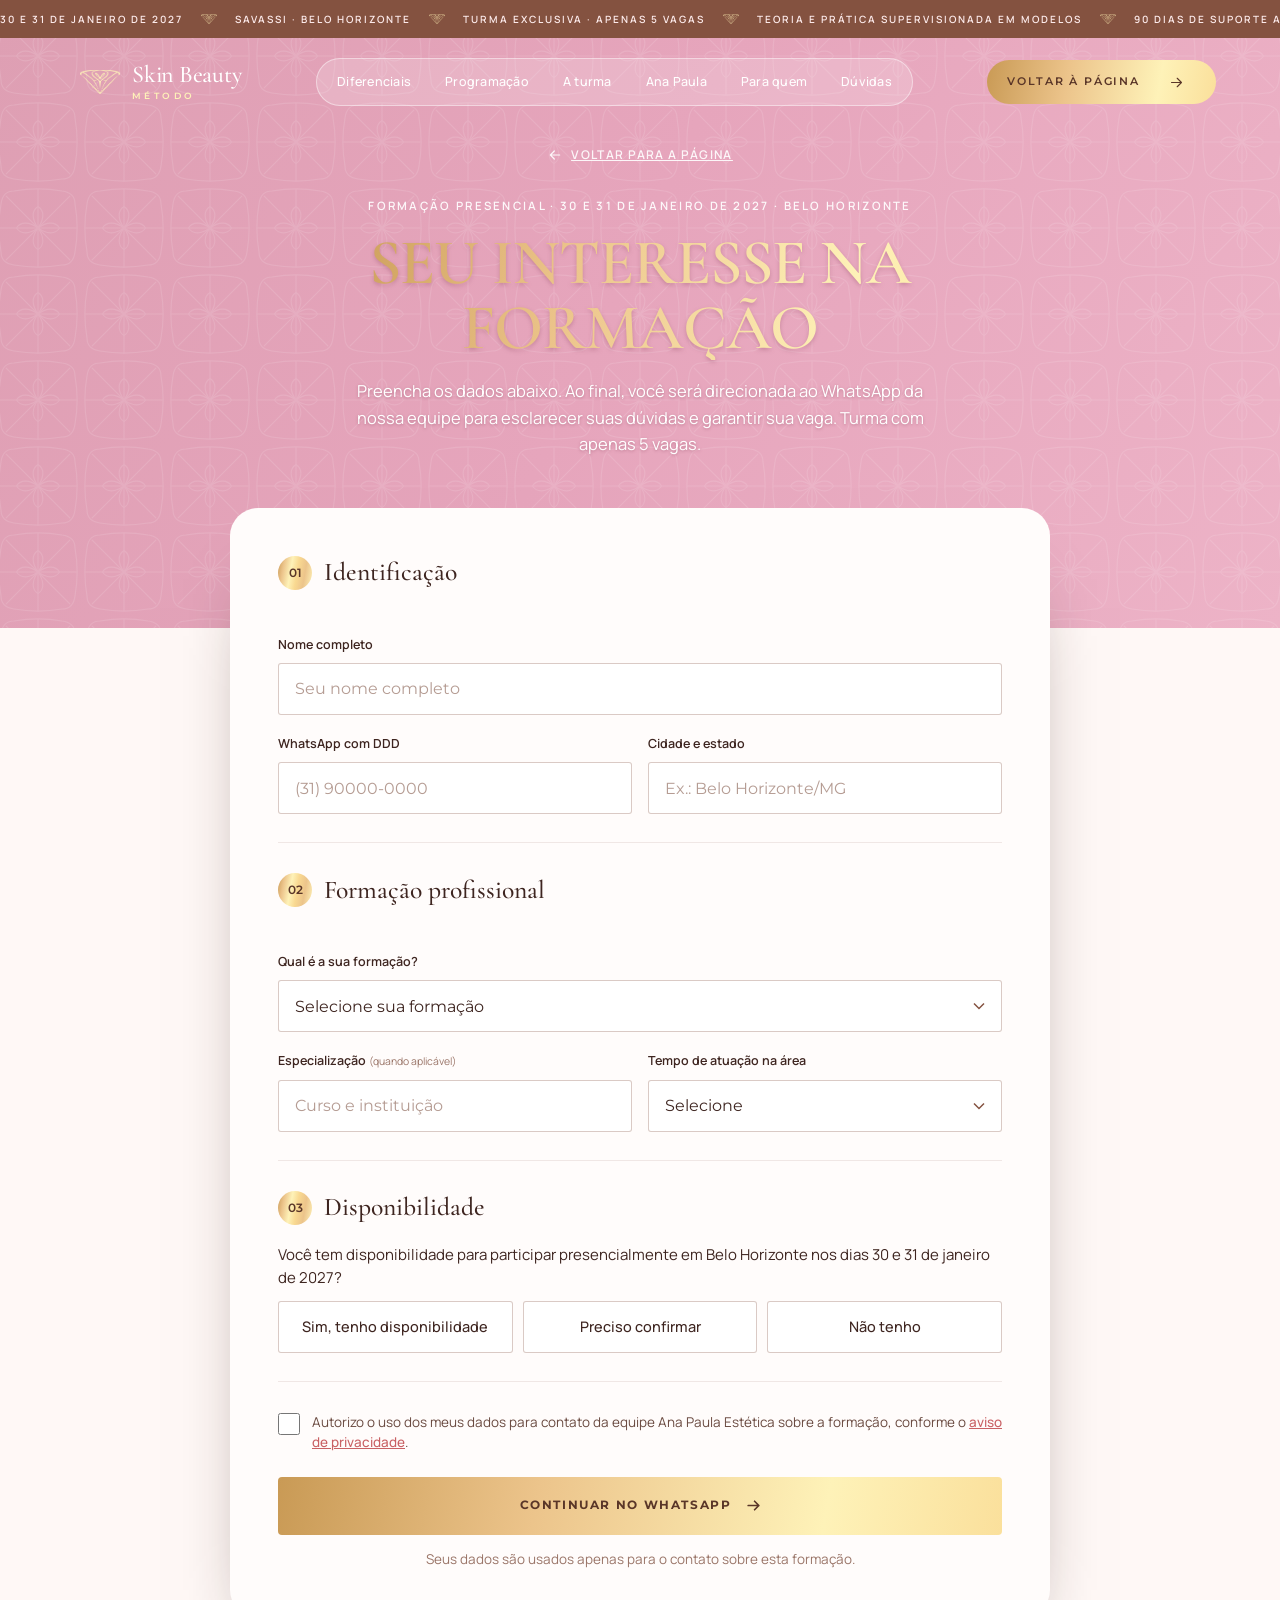
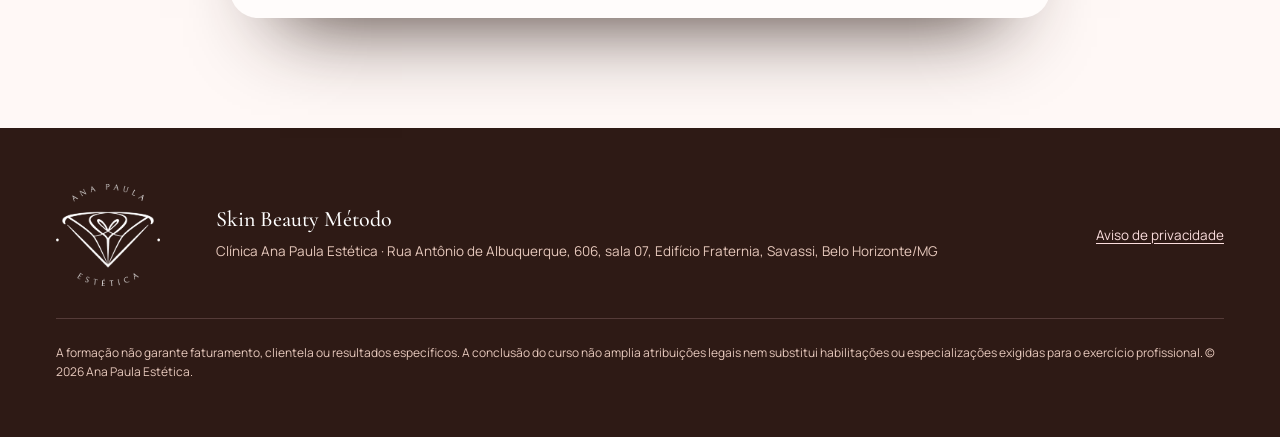
<file: inscricao.html>
<!DOCTYPE html>
<html lang="pt-BR">
<head>
<meta charset="utf-8">
<meta name="viewport" content="width=device-width, initial-scale=1">
<title>Seu interesse na formação | Skin Beauty Método</title>
<meta name="robots" content="noindex">
<meta name="description" content="Formação presencial em Belo Horizonte para profissionais habilitadas: raciocínio clínico e tratamentos personalizados de manchas íntimas. 30 e 31 de janeiro de 2027. Apenas 5 vagas.">
<meta name="theme-color" content="#F4BBC2">
<link rel="icon" href="assets/favicon.png">
<link rel="apple-touch-icon" href="assets/apple-touch-icon.png">
<meta property="og:type" content="website">
<meta property="og:url" content="https://skin-beauty-metodo.stayai.space/inscricao.html">
<meta property="og:title" content="Skin Beauty Método | Curso presencial de clareamento íntimo">
<meta property="og:description" content="Formação presencial para profissionais habilitadas: raciocínio clínico e tratamentos personalizados de manchas íntimas. 30 e 31 de janeiro de 2027, Savassi, BH. Apenas 5 vagas.">
<meta property="og:image" content="https://skin-beauty-metodo.stayai.space/assets/og-image.jpg">
<meta name="twitter:card" content="summary_large_image">
<link rel="preconnect" href="https://fonts.googleapis.com">
<link rel="preconnect" href="https://fonts.gstatic.com" crossorigin>
<link href="https://fonts.googleapis.com/css2?family=Cormorant+Garamond:ital,wght@0,400;0,500;0,600;1,400;1,500&family=Montserrat:wght@400;500;600&family=Manrope:wght@300;400;500;600&family=Pinyon+Script&display=swap" rel="stylesheet">
<style>
html,body{background:#FFF8F6}
:root{
  /* Paleta Dusty Rose (referência enviada) */
  --wine:#845240; --rosewood:#C96164; --rose:#ECA6AC; --blush:#FBDDDD;
  /* derivados claros e de texto */
  --petal:#FDEBEB; --silk:#FFF8F6; --paper:#FFFCFB; --ink:#3E2520; --text:#6A4A40; --muted:#9A7568;
  --line:rgba(132,82,64,.16);
  --gold:#F9E8AD; --gold2:#AB8851; --goldg:linear-gradient(100deg,#AB8851 0%,#E9D49B 45%,#F9E8AD 55%,#C3A267 100%);
  --sheen:linear-gradient(105deg,#ECA6AC 0%,#FBDDDD 38%,#FFF6F0 50%,#FBDDDD 62%,#ECA6AC 100%);
  /* nomes usados pelos blocos de formulário */
  --cocoa:var(--wine); --berry:var(--rosewood); --cream:var(--silk);
  --serif:"Cormorant Garamond","Cormorant",Georgia,serif;
  --sans:"Montserrat",system-ui,-apple-system,"Segoe UI",sans-serif;
  --ease:cubic-bezier(.22,1,.36,1);
  --diamond:url("assets/diamond.png"); --aplogobig:url("assets/ap-logo-big.png"); --sblogo:url("assets/sb-logo.png"); --aplogo:url("assets/ap-logo.png");
  --wrap:1200px; --gut:clamp(20px,5vw,56px); --bar:38px;
}
*{box-sizing:border-box;margin:0;padding:0}
html{scroll-behavior:smooth;-webkit-text-size-adjust:100%}
body{overflow-x:clip;font-family:var(--sans);font-size:16px;line-height:1.65;color:var(--text);-webkit-font-smoothing:antialiased}
img,svg{display:block;max-width:100%}img{height:auto}
a{color:inherit}
::selection{background:var(--blush);color:var(--ink)}
:focus-visible{outline:2px solid var(--rosewood);outline-offset:3px;border-radius:6px}
.wrap{width:100%;max-width:calc(var(--wrap) + var(--gut)*2);margin:0 auto;padding:0 var(--gut)}
section{position:relative;padding:clamp(76px,10vw,140px) 0}
.ic{width:22px;height:22px;fill:none;stroke:currentColor;stroke-width:1.5;stroke-linecap:round;stroke-linejoin:round;flex:none}

/* ——— Tipografia ——— */
.eyebrow{font-size:11.5px;font-weight:600;letter-spacing:.24em;text-transform:uppercase;color:var(--wine);display:inline-flex;align-items:center;gap:12px}
.eyebrow::before{content:"";width:22px;height:13px;background:var(--rose);-webkit-mask:var(--diamond) center/contain no-repeat;mask:var(--diamond) center/contain no-repeat}
h1,h2,h3{font-family:var(--serif);font-weight:500;color:var(--ink);letter-spacing:-.015em}
h2{font-size:clamp(34px,4.6vw,62px);line-height:1.03;margin-top:18px;text-wrap:balance}
h2 em,h1 em{font-style:italic;font-weight:400;color:var(--rosewood)}
h3{font-size:clamp(23px,2.2vw,28px);line-height:1.15}
.lead{font-size:clamp(17px,1.45vw,19px);line-height:1.6;max-width:40rem}
p+p{margin-top:1em}
.note{font-size:13.5px;line-height:1.6;color:var(--muted)}
.num{font-variant-numeric:lining-nums}
.label{font-size:11px;font-weight:600;letter-spacing:.22em;text-transform:uppercase;color:var(--muted)}

/* ——— Botões (com brilho de cetim passando) ——— */
.btn{position:relative;overflow:hidden;display:inline-flex;align-items:center;justify-content:center;gap:14px;min-height:58px;padding:8px 8px 8px 30px;border-radius:999px;border:0;cursor:pointer;isolation:isolate;
  font:600 13px/1.2 var(--sans);letter-spacing:.08em;text-transform:uppercase;text-decoration:none;color:#fff;background:linear-gradient(120deg,#845240,#94604C 55%,#845240);
  box-shadow:inset 0 1px 0 rgba(255,255,255,.25),0 14px 30px -12px rgba(132,82,64,.7);transition:transform .4s var(--ease),box-shadow .4s}
.btn::after{content:"";position:absolute;inset:0;z-index:-1;background:linear-gradient(105deg,transparent 35%,rgba(255,255,255,.38) 50%,transparent 65%);transform:translateX(-120%);animation:sweep 5.5s ease-in-out infinite}
@keyframes sweep{0%,55%{transform:translateX(-120%)}85%,100%{transform:translateX(120%)}}
.btn i{flex:none;width:42px;height:42px;border-radius:50%;background:rgba(255,255,255,.18);display:grid;place-items:center;transition:transform .45s var(--ease),background .3s}
.btn i svg{width:17px;height:17px;fill:none;stroke:currentColor;stroke-width:1.6;stroke-linecap:round;stroke-linejoin:round}
.btn:hover{transform:translateY(-3px);box-shadow:inset 0 1px 0 rgba(255,255,255,.25),0 22px 40px -14px rgba(132,82,64,.8)}
.btn:hover i{transform:translateX(4px) rotate(-45deg);background:rgba(255,255,255,.3)}
.btn:active{transform:scale(.98)}
.btn--light{background:linear-gradient(120deg,#FFF7F5,#FBE0E0);color:var(--wine);box-shadow:inset 0 1px 0 #fff,0 16px 34px -14px rgba(40,22,16,.7)}
.btn--light i{background:rgba(132,82,64,.12)}
.btn--ghost{background:transparent;color:var(--wine);box-shadow:inset 0 0 0 1px rgba(132,82,64,.45)}
.btn--ghost::after{display:none}
.btn--ghost i{background:rgba(132,82,64,.1)}
.btn--ghost:hover{background:var(--wine);color:#fff;box-shadow:0 18px 34px -14px rgba(132,82,64,.7)}
.cta-row{display:flex;flex-wrap:wrap;align-items:center;gap:16px 26px;margin-top:38px}
.cta-row .note{max-width:20rem}
@media(max-width:600px){.btn{letter-spacing:.05em;font-size:12px;text-align:left;padding-left:22px}.cta-row .btn{width:100%;justify-content:space-between}}

/* ——— Diamante da marca (máscara da versão aprovada) ——— */
.diamond{display:block;aspect-ratio:760/458;-webkit-mask:var(--diamond) center/contain no-repeat;mask:var(--diamond) center/contain no-repeat;background:currentColor}
.diamond--shine{background:var(--sheen) 100% 0/280% 100%;animation:shine 6s ease-in-out infinite}
@keyframes shine{0%,18%{background-position:100% 0}62%,100%{background-position:0 0}}
@keyframes spin{to{transform:rotate(360deg)}}

/* ——— Cortina de entrada ——— */
.curtain{position:fixed;inset:0;z-index:200;display:grid;place-items:center;background:linear-gradient(160deg,#8E5A47,#845240 60%,#6E4334);animation:curtain 1s var(--ease) .75s forwards;pointer-events:none}
.curtain::after{content:"";position:absolute;left:0;right:0;top:100%;height:14vh;background:linear-gradient(180deg,#6E4334,transparent)}
.curtain .diamond{width:120px;color:var(--blush);animation:pop .7s var(--ease) both}
@keyframes curtain{to{transform:translateY(-115%)}}
@keyframes pop{from{opacity:0;transform:scale(.7)}}

/* ——— Cabeçalho: faixa de anúncio + barra flutuante ——— */
.head{position:fixed;inset:0 0 auto 0;z-index:60;transition:transform .5s var(--ease)}
.head.is-stuck{transform:translateY(calc(-1*var(--bar)))}
.ticker{height:var(--bar);overflow:hidden;background:var(--wine);color:#FDEBEB;display:flex;align-items:center;font-size:10.5px;font-weight:600;letter-spacing:.22em;text-transform:uppercase;white-space:nowrap}
.ticker__track{display:flex;gap:0;animation:marq 38s linear infinite}
.ticker span{display:inline-flex;align-items:center;gap:18px;padding-right:18px}
.ticker span::after{content:"";width:16px;height:10px;background:var(--blush);-webkit-mask:var(--diamond) center/contain no-repeat;mask:var(--diamond) center/contain no-repeat}
@keyframes marq{to{transform:translateX(-50%)}}
.nav{padding:12px var(--gut) 0}
.nav__in{position:relative;display:flex;align-items:center;justify-content:space-between;gap:20px;height:66px;max-width:var(--wrap);margin:0 auto;padding:0 10px 0 22px;border-radius:999px;
  background:linear-gradient(180deg,rgba(255,255,255,.82),rgba(255,247,246,.66));backdrop-filter:blur(20px) saturate(1.4);-webkit-backdrop-filter:blur(20px) saturate(1.4);
  box-shadow:inset 0 1px 0 #fff,inset 0 0 0 1px rgba(240,190,194,.7),0 2px 4px rgba(132,82,64,.06),0 16px 30px -14px rgba(132,82,64,.32),0 44px 70px -36px rgba(132,82,64,.5)}
.nav__bar{position:absolute;left:34px;right:34px;bottom:0;height:2px;border-radius:2px;overflow:hidden}
.nav__bar i{display:block;height:100%;width:100%;transform:scaleX(var(--p,0));transform-origin:left;background:linear-gradient(90deg,var(--blush),var(--rosewood))}
.brand{display:flex;align-items:center;gap:12px;text-decoration:none;color:var(--wine)}
.brand .diamond{width:40px;color:var(--rosewood)}
.brand b{font:500 23px/1 var(--serif);letter-spacing:-.01em;display:block}
.brand small{font:600 8.5px/1 var(--sans);letter-spacing:.4em;text-transform:uppercase;display:block;margin-top:5px;color:var(--rosewood)}
.nav__links{display:flex;gap:4px;list-style:none}
.nav__links a{display:block;padding:9px 15px;border-radius:999px;font-size:13px;font-weight:500;text-decoration:none;color:var(--text);transition:background .3s,color .3s}
.nav__links a:hover{background:rgba(240,190,194,.4);color:var(--wine)}
.nav__links a.on{background:var(--wine);color:#fff}
.nav .btn{min-height:46px;padding:4px 4px 4px 22px;font-size:11.5px;box-shadow:none}
.nav .btn i{width:38px;height:38px}
@media(max-width:1120px){.nav__links{display:none}}
@media(max-width:560px){.nav .btn span{display:none}.nav .btn{padding:4px}.nav__in{height:60px;padding:0 8px 0 18px}}

/* navegação lateral por pontos */
.dots{position:fixed;right:22px;top:50%;z-index:55;transform:translateY(-50%);display:none;flex-direction:column;gap:14px;list-style:none}
.dots a{position:relative;display:block;width:10px;height:10px;border-radius:50%;background:rgba(255,255,255,.7);box-shadow:0 0 0 1px var(--rosewood);transition:transform .4s var(--ease),background .3s}
.dots a.on{background:var(--rosewood);transform:scale(1.5)}
.dots a span{position:absolute;right:22px;top:50%;transform:translate(8px,-50%);opacity:0;pointer-events:none;white-space:nowrap;padding:6px 12px;border-radius:999px;background:var(--wine);color:#fff;font-size:11px;font-weight:500;transition:opacity .3s,transform .3s var(--ease)}
.dots a:hover span,.dots a:focus-visible span{opacity:1;transform:translate(0,-50%)}
@media(min-width:1340px){.dots{display:flex}}

/* ——— HERO: cetim em movimento + portal ——— */
.hero{padding:0;overflow:hidden;background:linear-gradient(120deg,#FFF8F6 0%,#FBDDDD 60%,#FBDDDD 100%);isolation:isolate}
.silk{position:absolute;inset:0;width:100%;height:100%;z-index:-2}
.hero__veil{position:absolute;inset:0;z-index:-1;background:linear-gradient(90deg,rgba(255,248,246,.93) 0%,rgba(255,248,246,.74) 32%,rgba(255,248,246,.08) 58%,transparent 100%),linear-gradient(180deg,rgba(255,248,246,.5),transparent 30%)}
.hero__stage{position:relative;transform-origin:50% 30%;will-change:transform}
.hero__grid{min-height:max(100svh,700px);display:grid;grid-template-columns:minmax(0,1.08fr) minmax(0,.92fr);gap:clamp(24px,4vw,64px);align-items:center;padding-top:calc(var(--bar) + 88px);padding-bottom:112px}
.pill{display:inline-flex;align-items:center;gap:10px;height:38px;padding:0 16px 0 12px;border-radius:999px;background:rgba(255,255,255,.7);box-shadow:inset 0 0 0 1px rgba(240,190,194,.9),0 10px 24px -14px rgba(132,82,64,.5);font-size:11px;font-weight:600;letter-spacing:.18em;text-transform:uppercase;color:var(--wine);backdrop-filter:blur(8px);-webkit-backdrop-filter:blur(8px)}
.pill i{width:8px;height:8px;border-radius:50%;background:var(--rosewood);box-shadow:0 0 0 4px rgba(201,97,100,.22);animation:beat 2.4s ease-in-out infinite}
@keyframes beat{50%{box-shadow:0 0 0 8px rgba(201,97,100,0)}}
.hero h1{font-size:clamp(36px,min(4.3vw,6.4vh),62px);line-height:1;letter-spacing:-.028em;margin-top:clamp(14px,2.4vh,24px)}
.hero h1 span{display:block;overflow:hidden;padding-bottom:.1em}
.hero h1 span>b{display:block;font-weight:inherit}
.hero h1 em{background:linear-gradient(100deg,#845240 0%,#C96164 30%,#ECA6AC 50%,#C96164 70%,#845240 100%) 100% 0/260% 100%;-webkit-background-clip:text;background-clip:text;color:transparent;animation:shine 7s ease-in-out infinite;padding-right:.08em}
.hero .lead{margin-top:clamp(12px,2.2vh,22px);max-width:38rem;color:var(--text);font-size:clamp(16px,1.2vw,17.5px)}
.hero__meta{display:flex;flex-wrap:wrap;gap:8px 22px;margin-top:clamp(12px,2.2vh,22px);font-size:14px;font-weight:500;color:var(--ink)}
.hero__meta span{display:inline-flex;align-items:center;gap:9px}
.hero__meta .ic{width:18px;height:18px;color:var(--rosewood)}
.hero .cta-row{margin-top:clamp(16px,2.8vh,28px)}
@media(min-width:901px){.hero .cta-row{flex-direction:column;align-items:flex-start;gap:12px}.hero .cta-row .note{max-width:none;font-size:12.5px}}
@media(min-width:901px) and (max-height:800px){.hero .cta-row .note{display:none}}
@media(min-width:901px){.hero .btn{white-space:nowrap;flex:none}}
@media(min-width:901px) and (max-width:1180px){.facts li{padding:12px 12px;gap:8px}.facts .icw{display:none}}

.portal{position:relative;justify-self:center;width:clamp(250px,min(28vw,40vh),410px);aspect-ratio:1/1.4;margin-top:5%}
.portal__pill{position:absolute;inset:0;border-radius:999px;overflow:hidden;background:linear-gradient(160deg,#C96164,#845240);box-shadow:inset 0 0 0 1px rgba(255,255,255,.35),0 50px 80px -40px rgba(132,82,64,.85),0 0 0 10px rgba(255,255,255,.28)}
.portal__pill canvas{position:absolute;inset:0;width:100%;height:100%}
.portal__pill::after{content:"";position:absolute;inset:0;border-radius:inherit;background:linear-gradient(180deg,rgba(255,255,255,.16),transparent 30%,rgba(62,37,32,.35))}
.portal__ring{position:absolute;inset:-9%;border-radius:999px;border:1px solid rgba(132,82,64,.3)}
.portal__ring::before{content:"";position:absolute;inset:-5%;border-radius:999px;border:1px dashed rgba(132,82,64,.22)}
.portal__img{position:absolute;left:0;right:0;bottom:0;height:116%;border-radius:0 0 999px 999px;overflow:hidden}
.portal__img img{position:absolute;left:50%;bottom:0;width:104%;max-width:none;transform:translateX(-50%);filter:drop-shadow(0 18px 30px rgba(62,37,32,.35))}
.glass{position:absolute;z-index:3;border-radius:20px;padding:14px 18px;background:linear-gradient(150deg,rgba(255,255,255,.86),rgba(255,255,255,.58));backdrop-filter:blur(16px) saturate(1.3);-webkit-backdrop-filter:blur(16px) saturate(1.3);
  box-shadow:inset 0 1px 0 #fff,inset 0 0 0 1px rgba(255,255,255,.7),0 26px 44px -22px rgba(132,82,64,.6);color:var(--ink);animation:bob 7s ease-in-out infinite}
@keyframes bob{50%{transform:translateY(-10px)}}
.glass--years{left:-27%;top:30%;display:flex;align-items:center;gap:14px}
.glass--years b{font:400 46px/.8 var(--serif);color:var(--rosewood)}
.glass--years small{display:block;font-size:11px;line-height:1.35;font-weight:500;color:var(--text);max-width:7.5rem}
.glass--seats{right:-24%;bottom:14%;animation-delay:-3.5s}
.glass--seats small{display:block;font-size:10px;font-weight:600;letter-spacing:.2em;text-transform:uppercase;color:var(--rosewood)}
.glass--seats b{display:block;font:500 22px/1.1 var(--serif);margin-top:4px}
.seats{display:flex;gap:6px;margin-top:10px}
.seats i{width:22px;height:22px;border-radius:50%;background:linear-gradient(140deg,#FBDDDD,#ECA6AC);box-shadow:inset 0 0 0 2px #fff}
.badge{position:absolute;z-index:3;right:-13%;top:3%;width:118px;height:118px;display:grid;place-items:center;border-radius:50%;background:rgba(255,255,255,.72);backdrop-filter:blur(10px);-webkit-backdrop-filter:blur(10px);box-shadow:inset 0 0 0 1px #fff,0 20px 36px -18px rgba(132,82,64,.6)}
.badge svg{position:absolute;inset:6px;width:calc(100% - 12px);height:calc(100% - 12px);animation:spin 22s linear infinite;overflow:visible}
.badge text{font:600 9.6px var(--sans);letter-spacing:.24em;text-transform:uppercase;fill:var(--wine)}
.badge .diamond{width:44px}

.facts{position:absolute;left:0;right:0;bottom:26px;z-index:4}
.facts ul{list-style:none;display:grid;grid-template-columns:1.25fr 1.1fr 1fr 1fr 1fr;border-radius:26px;background:linear-gradient(180deg,rgba(255,255,255,.8),rgba(255,250,249,.62));backdrop-filter:blur(18px);-webkit-backdrop-filter:blur(18px);
  box-shadow:inset 0 1px 0 #fff,inset 0 0 0 1px rgba(255,255,255,.75),0 30px 60px -30px rgba(132,82,64,.55)}
.facts li{display:flex;align-items:center;gap:12px;padding:14px 18px;font-size:12.5px;line-height:1.35;color:var(--text)}
.facts li b{display:block;font-size:13.5px;font-weight:600;color:var(--ink)}
.facts li+li{border-left:1px solid var(--line)}
.facts .icw{flex:none;width:40px;height:40px;border-radius:50%;display:grid;place-items:center;background:linear-gradient(140deg,#FDEBEB,#FBDDDD);color:var(--wine)}
.scrollcue{position:absolute;left:50%;bottom:6px;z-index:4;width:1px;height:22px;background:linear-gradient(180deg,var(--rosewood),transparent);animation:cue 2.2s ease-in-out infinite}
@keyframes cue{0%{transform:scaleY(0);transform-origin:top}50%{transform:scaleY(1);transform-origin:top}51%{transform-origin:bottom}100%{transform:scaleY(0);transform-origin:bottom}}

@media(min-width:901px) and (min-height:700px){.hero{position:sticky;top:0;height:100svh}.hero__stage,.hero__grid{height:100%;min-height:0}}
@media(max-width:900px){
  .hero__veil{background:linear-gradient(180deg,rgba(255,248,246,.25) 0%,rgba(255,248,246,.6) 46%,rgba(255,248,246,.94) 62%)}
  .hero__grid{min-height:0;grid-template-columns:1fr;padding-top:calc(var(--bar) + 124px);padding-bottom:40px;gap:44px}
  .portal{order:-1;width:min(62vw,300px);margin-top:0}
  .glass--years{left:-26%;top:38%;padding:10px 14px}.glass--years b{font-size:34px}.glass--years small{font-size:10px;max-width:5.6rem}
  .glass--seats{right:-24%;bottom:10%;padding:10px 14px}.glass--seats b{font-size:17px}.seats i{width:16px;height:16px}
  .badge{width:84px;height:84px;right:-22%;top:-2%}.badge text{font-size:11px}.badge .diamond{width:30px}
  .facts{position:relative;bottom:auto;padding-bottom:36px}
  .facts ul{grid-template-columns:1fr 1fr}
  .facts li{padding:14px 12px;gap:10px;font-size:12px}.facts li+li{border-left:0}.facts li:last-child{grid-column:1/-1;border-left:0!important}
  .facts li:nth-child(even){border-left:1px solid var(--line)}.facts li:nth-child(n+3){border-top:1px solid var(--line)}
  .facts .icw{width:36px;height:36px}.facts .ic{width:18px;height:18px}
  .scrollcue{display:none}
}

/* ——— Folha que desliza sobre a hero ——— */
.sheet{overflow-x:clip;position:relative;z-index:2;background:var(--paper);border-radius:clamp(28px,4vw,56px) clamp(28px,4vw,56px) 0 0;box-shadow:0 -34px 80px -20px rgba(132,82,64,.35)}
.sheet::before{content:"";position:absolute;left:50%;top:14px;width:54px;height:4px;border-radius:4px;background:var(--blush);transform:translateX(-50%)}

/* ——— Dobras: ondas, arco, diagonal, faixa ——— */
.fold{position:absolute;left:0;right:0;bottom:calc(100% - 1px);width:100%;height:clamp(50px,8vw,120px);pointer-events:none}
.fold path:first-child{opacity:.45}
.arch{border-radius:50% 50% 0 0/clamp(56px,9vw,150px) clamp(56px,9vw,150px) 0 0;margin-top:calc(-1*clamp(56px,9vw,150px));padding-top:calc(clamp(76px,10vw,140px) + clamp(20px,4vw,60px))}
.pre-arch{padding-bottom:calc(clamp(76px,10vw,140px) + clamp(56px,9vw,150px))}
.slant{clip-path:polygon(0 clamp(36px,6vw,96px),100% 0,100% 100%,0 100%);margin-top:calc(-1*clamp(36px,6vw,96px));padding-top:calc(clamp(76px,10vw,140px) + clamp(36px,6vw,96px))}
.pre-slant{padding-bottom:calc(clamp(76px,10vw,140px) + clamp(36px,6vw,96px))}
.band{padding:clamp(22px,3vw,36px) 0;overflow:hidden;background:var(--blush);color:var(--wine)}
.band__track{display:flex;width:max-content;animation:marq 46s linear infinite}
.band span{display:inline-flex;align-items:center;gap:clamp(24px,3vw,48px);padding-right:clamp(24px,3vw,48px);font:italic 400 clamp(34px,5vw,72px)/1 var(--serif);white-space:nowrap}
.band span:nth-child(even){color:transparent;-webkit-text-stroke:1px var(--wine)}
.band span::after{content:"";width:.7em;aspect-ratio:760/458;background:var(--rosewood);-webkit-mask:var(--diamond) center/contain no-repeat;mask:var(--diamond) center/contain no-repeat}

.head2{display:grid;grid-template-columns:1.1fr .9fr;gap:clamp(24px,5vw,72px);align-items:end;margin-bottom:clamp(40px,5vw,64px)}
@media(max-width:860px){.head2{grid-template-columns:1fr}}

/* ——— 01 Dificuldade ——— */
.pain{padding-top:clamp(84px,10vw,150px)}
.split{display:grid;grid-template-columns:minmax(0,.88fr) minmax(0,1.12fr);gap:clamp(36px,6vw,96px);align-items:start}
.split__sticky{position:sticky;top:118px}
.doubts{list-style:none;display:grid;gap:12px;margin-top:28px}
.doubts li{display:grid;grid-template-columns:54px 1fr;gap:18px;align-items:center;padding:18px 22px 18px 18px;border-radius:22px;background:var(--silk);border:1px solid transparent;font-size:16.5px;line-height:1.45;color:var(--ink);transition:transform .5s var(--ease),background .4s,border-color .4s,box-shadow .5s}
.doubts li:hover{transform:translateX(10px);background:#fff;border-color:var(--blush);box-shadow:0 24px 40px -28px rgba(132,82,64,.6)}
.doubts .icw{width:54px;height:54px;border-radius:18px;display:grid;place-items:center;background:linear-gradient(140deg,#FDEBEB,#FBDDDD);color:var(--wine);transition:transform .5s var(--ease),background .4s,color .4s}
.doubts li:hover .icw{transform:rotate(-8deg) scale(1.06);background:linear-gradient(140deg,#C96164,#845240);color:#fff}
.callout{position:relative;overflow:hidden;margin-top:28px;padding:34px 34px 36px;border-radius:28px;background:linear-gradient(140deg,#8E5A47,#845240);color:#FDEBEB}
.callout::after{content:"";position:absolute;right:-60px;bottom:-50px;width:300px;aspect-ratio:760/458;background:#fff;opacity:.08;-webkit-mask:var(--diamond) center/contain no-repeat;mask:var(--diamond) center/contain no-repeat}
.callout strong{display:block;font:italic 400 clamp(22px,2.2vw,28px)/1.25 var(--serif);color:#fff;margin-top:12px}
@media(max-width:900px){.split{grid-template-columns:1fr}.split__sticky{position:static}.doubts li{grid-template-columns:46px 1fr;gap:14px;padding:14px 16px 14px 14px;font-size:15.5px}.doubts .icw{width:46px;height:46px;border-radius:15px}}

/* ——— 02 Oportunidades: slider ——— */
.opp{background:var(--petal);color:var(--text)}
.opp .fold{color:var(--petal)}
.slider{position:relative}
.slider__rail{display:flex;gap:20px;overflow-x:auto;scroll-snap-type:x mandatory;scrollbar-width:none;padding:10px var(--gut) 40px;margin:0 calc(-1*var(--gut));cursor:grab;scroll-padding-left:var(--gut)}
.slider__rail::-webkit-scrollbar{display:none}
.slider__rail.drag{cursor:grabbing;scroll-snap-type:none;scroll-behavior:auto}
.slide{position:relative;flex:0 0 clamp(280px,31vw,384px);min-height:400px;scroll-snap-align:start;display:flex;flex-direction:column;padding:30px 30px 34px;border-radius:32px;background:#fff;overflow:hidden;
  box-shadow:inset 0 0 0 1px rgba(240,190,194,.6),0 30px 50px -36px rgba(132,82,64,.6);transition:transform .6s var(--ease),box-shadow .6s;--x:50%;--y:0%}
.slide::before{content:"";position:absolute;inset:0;background:radial-gradient(340px circle at var(--x) var(--y),rgba(240,190,194,.5),transparent 60%);opacity:0;transition:opacity .4s}
.slide:hover{transform:translateY(-10px);box-shadow:inset 0 0 0 1px var(--rose),0 40px 60px -34px rgba(132,82,64,.7)}
.slide:hover::before{opacity:1}
.slide>*{position:relative}
.slide .n{position:absolute;right:22px;top:6px;font:italic 400 110px/1 var(--serif);color:var(--petal);transition:color .5s}
.slide:hover .n{color:var(--blush)}
.slide .icw{width:64px;height:64px;border-radius:22px;display:grid;place-items:center;background:linear-gradient(140deg,#C96164,#845240);color:#fff;box-shadow:0 16px 26px -14px rgba(132,82,64,.8)}
.slide .icw .ic{width:28px;height:28px}
.slide h3{margin-top:auto;padding-top:60px;font-size:clamp(25px,2.3vw,30px)}
.slide p{margin-top:12px;font-size:15px}
.slide--end{background:linear-gradient(150deg,#C96164,#845240);color:#FDEBEB;justify-content:center;box-shadow:0 30px 50px -30px rgba(132,82,64,.8)}
.slide--end h3{color:#fff;margin-top:0;padding-top:0;font-style:italic;font-weight:400;font-size:clamp(27px,2.5vw,33px)}
.slide--end .btn{margin-top:26px;align-self:flex-start}
.slider__ui{display:flex;align-items:center;gap:22px;margin-top:4px}
.slider__prog{flex:1;height:2px;background:rgba(132,82,64,.16);border-radius:2px;overflow:hidden}
.slider__prog i{display:block;height:100%;width:100%;background:var(--wine);transform-origin:left;transform:scaleX(var(--p,.2));transition:transform .3s}
.slider__btn{width:54px;height:54px;border-radius:50%;border:1px solid rgba(132,82,64,.4);background:transparent;color:var(--wine);display:grid;place-items:center;cursor:pointer;transition:all .35s var(--ease)}
.slider__btn:hover{background:var(--wine);color:#fff;transform:scale(1.06)}
.slider__btn[disabled]{opacity:.3;pointer-events:none}
.slider__btn--prev svg{transform:rotate(180deg)}
.disclaimer{margin-top:44px;display:grid;grid-template-columns:auto 1fr;gap:20px 40px;align-items:center;padding-top:32px;border-top:1px solid rgba(132,82,64,.22)}
.disclaimer strong{font:italic 400 clamp(21px,2.1vw,26px)/1.25 var(--serif);color:var(--ink);max-width:22rem}
@media(max-width:900px){.disclaimer{grid-template-columns:1fr}.slide{min-height:360px}}

/* ——— 03 Método ——— */
.dark{background:var(--wine);color:#F7E4DC}
.dark h2,.dark h3{color:#fff}
.dark h2 em{color:var(--blush)}
.dark .eyebrow{color:var(--blush)}
.dark .eyebrow::before{background:var(--blush)}
.dark .note{color:#E6C8BC}
.method{overflow:hidden;background:radial-gradient(70% 60% at 50% 0%,#94604C,transparent 70%),var(--wine);text-align:center}
.method__wm{position:absolute;left:50%;top:54%;width:min(980px,130vw);transform:translate(-50%,-50%);color:#fff;opacity:.05;pointer-events:none}
.method__in{position:relative;max-width:900px;margin:0 auto}
.orbit{position:relative;width:150px;height:150px;margin:0 auto 34px;display:grid;place-items:center}
.orbit svg{position:absolute;inset:0;width:100%;height:100%;animation:spin 24s linear infinite;overflow:visible}
.orbit text{font:600 10px var(--sans);letter-spacing:.3em;text-transform:uppercase;fill:var(--blush)}
.orbit .diamond{width:66px}
.method .lead{margin:26px auto 0;color:#F7E4DC}
.trio{display:grid;grid-template-columns:repeat(3,1fr);gap:16px;margin-top:56px;text-align:left}
.trio article{padding:28px 26px 30px;border-radius:26px;background:linear-gradient(160deg,rgba(255,255,255,.14),rgba(255,255,255,.04));box-shadow:inset 0 1px 0 rgba(255,255,255,.3),inset 0 0 0 1px rgba(255,255,255,.12);transition:transform .6s var(--ease),background .5s}
.trio article:hover{transform:translateY(-8px);background:linear-gradient(160deg,rgba(255,255,255,.22),rgba(255,255,255,.07))}
.trio .icw{width:52px;height:52px;border-radius:50%;display:grid;place-items:center;background:var(--blush);color:var(--wine);margin-bottom:22px}
.trio p{font-size:15.5px;margin:0}
.method .cta-row{justify-content:center}
@media(max-width:820px){.trio{grid-template-columns:1fr}}

/* ——— 04 Programação: abas com passagem de slide ——— */
.tabs{position:relative;display:inline-grid;grid-template-columns:1fr 1fr;padding:6px;border-radius:999px;background:var(--petal);box-shadow:inset 0 0 0 1px rgba(240,190,194,.8)}
.tabs::before{content:"";position:absolute;top:6px;bottom:6px;left:6px;width:calc(50% - 6px);border-radius:999px;background:linear-gradient(120deg,#8E5A47,#845240);box-shadow:0 12px 22px -10px rgba(132,82,64,.8);transition:transform .6s var(--ease)}
.tabs[data-on="1"]::before{transform:translateX(100%)}
.tabs button{position:relative;z-index:1;border:0;background:none;cursor:pointer;padding:13px 30px;border-radius:999px;font:600 12px var(--sans);letter-spacing:.14em;text-transform:uppercase;color:var(--wine);transition:color .4s;white-space:nowrap}
.tabs button small{display:block;margin-top:3px;font-size:10.5px;font-weight:500;letter-spacing:.06em;text-transform:none;opacity:.8}
.tabs button[aria-selected=true]{color:#fff}
.days{margin-top:34px;display:grid}
.day{grid-area:1/1;display:grid;grid-template-columns:minmax(0,.8fr) minmax(0,1.2fr);gap:clamp(24px,4vw,64px);padding:clamp(26px,4vw,56px);border-radius:36px;background:var(--silk);box-shadow:inset 0 0 0 1px rgba(240,190,194,.7);overflow:hidden;position:relative}
.day::after{content:"";position:absolute;right:-90px;bottom:-70px;width:460px;aspect-ratio:760/458;background:var(--rose);opacity:.1;-webkit-mask:var(--diamond) center/contain no-repeat;mask:var(--diamond) center/contain no-repeat;pointer-events:none}
.js .day:not(.on){display:none}
.js .day.on{animation:slideIn .8s var(--ease) both}
.js .day.on.back{animation-name:slideInBack}
.js .day.on .list li{animation:rise .7s var(--ease) both;animation-delay:calc(.12s + var(--k)*.05s)}
@keyframes slideIn{from{opacity:0;transform:translateX(70px);clip-path:inset(0 0 0 40% round 36px)}to{opacity:1;transform:none;clip-path:inset(0 round 36px)}}
@keyframes slideInBack{from{opacity:0;transform:translateX(-70px);clip-path:inset(0 40% 0 0 round 36px)}to{opacity:1;transform:none;clip-path:inset(0 round 36px)}}
@keyframes rise{from{opacity:0;transform:translateY(16px)}}
.day__num{font:italic 400 clamp(110px,13vw,190px)/.74 var(--serif);background:linear-gradient(140deg,#FBDDDD,#C96164);-webkit-background-clip:text;background-clip:text;color:transparent;letter-spacing:-.04em;padding-right:.1em}
.day__date{margin-top:26px;display:inline-flex;align-items:center;gap:10px;font-size:11.5px;font-weight:600;letter-spacing:.2em;text-transform:uppercase;color:var(--rosewood)}
.day h3{margin-top:14px;font-size:clamp(27px,2.8vw,37px)}
.day__side>p{margin-top:14px;font-size:15.5px}
.day__main{position:relative;z-index:1}
.list{list-style:none;margin-top:12px;display:grid;gap:8px}
.list li{display:grid;grid-template-columns:30px 1fr;gap:12px;align-items:center;padding:12px 16px 12px 12px;border-radius:16px;background:#fff;font-size:15px;line-height:1.4;color:var(--ink);box-shadow:inset 0 0 0 1px rgba(240,190,194,.55);transition:transform .4s var(--ease)}
.list li:hover{transform:translateX(6px)}
.list li::before{content:"";width:30px;height:30px;border-radius:50%;background:var(--petal) var(--chk) center/14px no-repeat;--chk:url("data:image/svg+xml,%3Csvg xmlns='http://www.w3.org/2000/svg' viewBox='0 0 24 24' fill='none' stroke='%23845240' stroke-width='2.4' stroke-linecap='round' stroke-linejoin='round'%3E%3Cpath d='M5 12.5l4.5 4.5L19 7.5'/%3E%3C/svg%3E")}
.special{margin-top:22px;display:grid;grid-template-columns:52px 1fr;gap:18px;align-items:start;padding:22px 24px;border-radius:22px;background:linear-gradient(140deg,#8E5A47,#845240);color:#F7E4DC;font-size:14.5px}
.special .icw{width:52px;height:52px;border-radius:50%;display:grid;place-items:center;background:var(--blush);color:var(--wine)}
.special b{display:block;font-size:10.5px;letter-spacing:.22em;text-transform:uppercase;color:var(--blush);margin-bottom:8px}
.special strong{color:#fff;font-weight:600}
.after{position:relative;z-index:1;margin-top:26px;font:italic 400 clamp(20px,2vw,25px)/1.35 var(--serif);color:var(--ink)}
@media(max-width:900px){.day{grid-template-columns:1fr}.tabs{display:grid;width:100%}.tabs button{padding:12px 10px}}

/* ——— 05 Turma de 5 + incluso ——— */
.five{background:var(--petal)}
.five__grid{display:grid;grid-template-columns:minmax(0,.86fr) minmax(0,1.14fr);gap:clamp(32px,6vw,96px);align-items:center}
.chairs{position:relative;aspect-ratio:1;width:100%;max-width:430px;display:grid;place-items:center;--R:clamp(112px,13.2vw,168px)}
.chairs::before{content:"";position:absolute;inset:0;border-radius:50%;background:radial-gradient(circle,#fff 0%,rgba(255,255,255,.5) 55%,transparent 70%)}
.chairs::after{content:"";position:absolute;inset:8%;border-radius:50%;border:1px dashed rgba(132,82,64,.35);animation:spin 70s linear infinite}
.chairs b{position:relative;margin-top:14%;font:italic 400 clamp(150px,17vw,230px)/.8 var(--serif);background:linear-gradient(150deg,#ECA6AC,#845240);-webkit-background-clip:text;background-clip:text;color:transparent;padding:0 .08em .06em 0}
.chairs i{position:absolute;left:50%;top:50%;width:54px;height:54px;margin:-27px;border-radius:50%;display:grid;place-items:center;background:#fff;color:var(--rosewood);box-shadow:inset 0 0 0 1px var(--blush),0 16px 26px -14px rgba(132,82,64,.7);
  transform:rotate(calc(var(--a)*1deg)) translateY(calc(var(--R)*-1)) rotate(calc(var(--a)*-1deg))}
.chairs i:nth-of-type(1){--a:-84}.chairs i:nth-of-type(2){--a:-42}.chairs i:nth-of-type(3){--a:0}.chairs i:nth-of-type(4){--a:42}.chairs i:nth-of-type(5){--a:84}
.js .chairs i{opacity:0;scale:.4;transition:opacity .6s var(--ease),scale .8s var(--ease);transition-delay:calc(.3s + var(--k)*.14s)}
.js .rv.in .chairs i,.js .chairs.in i{opacity:1;scale:1}
.incl{margin-top:clamp(56px,7vw,96px)}
.tiles{list-style:none;display:grid;grid-template-columns:repeat(5,1fr);gap:14px;margin-top:30px}
.tiles li{position:relative;padding:22px 20px 24px;border-radius:24px;background:#fff;font-size:14.5px;line-height:1.45;color:var(--ink);box-shadow:inset 0 0 0 1px rgba(240,190,194,.6);transition:transform .5s var(--ease),box-shadow .5s,background .5s,color .4s}
.tiles li:hover{transform:translateY(-8px) rotate(-1deg);background:linear-gradient(150deg,#C96164,#845240);color:#fff;box-shadow:0 30px 44px -28px rgba(132,82,64,.9)}
.tiles .icw{width:48px;height:48px;border-radius:16px;display:grid;place-items:center;background:var(--petal);color:var(--wine);margin-bottom:18px;transition:background .4s,color .4s}
.tiles li:hover .icw{background:rgba(255,255,255,.2);color:#fff}
.tiles li.wide{grid-column:span 2}
@media(max-width:1080px){.tiles{grid-template-columns:repeat(3,1fr)}}
@media(max-width:860px){.five__grid{grid-template-columns:1fr}.chairs{max-width:300px;margin:0 auto;--R:118px}.chairs i{width:46px;height:46px;margin:-23px}.tiles{grid-template-columns:1fr 1fr}.tiles li{padding:18px 16px 20px;font-size:13.5px}}

/* ——— 06 Docente ——— */
.teacher .fold{color:var(--paper)}
.teacher{background:var(--paper)}
.teacher__grid{display:grid;grid-template-columns:minmax(0,.9fr) minmax(0,1.1fr);gap:clamp(36px,6vw,96px);align-items:center}
.frame{position:relative;width:100%;max-width:470px;aspect-ratio:1/1.12}
.frame__bg{position:absolute;inset:8% 9% 0;border-radius:999px 999px 32px 32px;overflow:hidden;background:linear-gradient(165deg,#FBDDDD 0%,#ECA6AC 60%,#C96164 100%);box-shadow:0 50px 70px -44px rgba(132,82,64,.9)}
.frame__bg::after{content:"";position:absolute;inset:0;background:var(--sheen) 100% 0/300% 100%;opacity:.35;mix-blend-mode:soft-light;animation:shine 9s ease-in-out infinite}
.frame__ring{position:absolute;inset:2% 3% -4%;border-radius:999px 999px 40px 40px;border:1px solid rgba(132,82,64,.3)}
.frame img{position:absolute;left:50%;bottom:0;width:112%;max-width:none;transform:translateX(-50%);-webkit-mask:linear-gradient(180deg,#000 82%,transparent 100%);mask:linear-gradient(180deg,#000 82%,transparent 100%);filter:drop-shadow(0 20px 26px rgba(62,37,32,.3))}
.frame .glass{left:-6%;bottom:9%;display:flex;align-items:center;gap:12px;animation-delay:-2s}
.frame .glass .diamond{width:34px}
.frame .glass b{display:block;font:500 18px/1.1 var(--serif)}
.frame .glass small{display:block;margin-top:4px;font-size:9.5px;font-weight:600;letter-spacing:.18em;text-transform:uppercase;color:var(--rosewood)}
.role{margin-top:14px;font-size:12px;font-weight:600;letter-spacing:.2em;text-transform:uppercase;color:var(--muted)}
.teacher .lead{margin-top:26px}
.teacher__body{margin-top:18px;max-width:40rem}
.stats{display:flex;gap:16px;margin-top:34px}
.stats div{flex:1;padding:24px 24px 22px;border-radius:24px;background:var(--silk);box-shadow:inset 0 0 0 1px rgba(240,190,194,.7)}
.stats b{display:block;font:400 clamp(48px,5.2vw,70px)/.85 var(--serif);color:var(--rosewood);letter-spacing:-.02em}
.stats div>span{display:block;margin-top:12px;font-size:12.5px;line-height:1.45;color:var(--muted)}
.sign{margin-top:30px;font:italic 400 clamp(22px,2.2vw,28px)/1.25 var(--serif);color:var(--ink)}
@media(max-width:900px){.teacher__grid{grid-template-columns:1fr}.frame{max-width:340px;margin:0 auto}}

/* ——— 07 Resultados ——— */
.proof{background:linear-gradient(180deg,var(--silk),var(--petal))}
.proof__grid{display:grid;grid-template-columns:repeat(3,1fr);gap:16px}
.slot{position:relative;border-radius:28px;overflow:hidden;aspect-ratio:4/5;background:linear-gradient(160deg,#FBE0E0,#FBDDDD 60%,#ECA6AC);transition:transform .6s var(--ease)}
.slot:nth-child(2){margin-top:36px}
.slot:hover{transform:scale(1.02)}
.slot>img,.slot>video{position:absolute;inset:0;width:100%;height:100%;object-fit:cover;z-index:2}
.slot__ph{position:absolute;inset:0;display:grid;place-content:center;justify-items:center;gap:16px;text-align:center;padding:24px;color:var(--wine);font-size:10.5px;font-weight:600;letter-spacing:.2em;text-transform:uppercase}
.slot__ph::before{content:"";position:absolute;inset:14px;border:1px dashed rgba(255,255,255,.85);border-radius:18px}
.slot__ph .diamond{width:84px;color:#fff}
.quotes{display:grid;grid-template-columns:repeat(2,1fr);gap:16px;margin-top:16px}
.quote{border-radius:28px;background:#fff;box-shadow:inset 0 0 0 1px rgba(240,190,194,.7);padding:30px 32px;min-height:170px;display:flex;flex-direction:column;justify-content:space-between;gap:20px}
.quote::before{content:"“";font:400 80px/.6 var(--serif);color:var(--blush);height:34px}
.quote p{font-size:10.5px;font-weight:600;letter-spacing:.2em;text-transform:uppercase;color:var(--rosewood)}
.proof .note{margin-top:28px;max-width:52rem}
@media(max-width:760px){.proof__grid{grid-template-columns:1fr 1fr}.slot:nth-child(2){margin-top:0}.proof__grid .slot:last-child{grid-column:1/-1;aspect-ratio:16/10}.quotes{grid-template-columns:1fr}}

/* ——— 08 Para quem ——— */
.who{background:var(--paper)}
.profiles{list-style:none;display:grid;grid-template-columns:repeat(5,1fr);gap:14px}
.profiles li{position:relative;overflow:hidden;padding:26px 22px 28px;border-radius:28px;background:var(--silk);box-shadow:inset 0 0 0 1px rgba(240,190,194,.7);font:500 clamp(19px,1.7vw,22px)/1.2 var(--serif);color:var(--ink);min-height:230px;display:flex;flex-direction:column;justify-content:space-between;gap:28px;transition:transform .6s var(--ease),background .5s,color .4s,box-shadow .5s}
.profiles li:hover{transform:translateY(-10px);background:linear-gradient(160deg,#C96164,#845240);color:#fff;box-shadow:0 34px 50px -30px rgba(132,82,64,.9)}
.profiles .icw{width:54px;height:54px;border-radius:50%;display:grid;place-items:center;background:#fff;color:var(--rosewood);box-shadow:inset 0 0 0 1px var(--blush)}
.profiles small{display:block;margin-top:8px;font:500 12.5px/1.4 var(--sans);color:var(--muted);transition:color .4s}
.profiles li:hover small{color:#F7E4DC}
.rules{display:grid;grid-template-columns:repeat(3,1fr);gap:14px;margin-top:16px}
.rule{padding:22px 24px;border-radius:22px;border:1px dashed rgba(132,82,64,.3);font-size:14px;line-height:1.6;margin:0!important}
.rule b{display:block;margin-bottom:6px;color:var(--wine);font-weight:600;font-size:11px;letter-spacing:.18em;text-transform:uppercase}
@media(max-width:1080px){.profiles{grid-template-columns:repeat(3,1fr)}.rules{grid-template-columns:1fr}}
@media(max-width:640px){.profiles{grid-template-columns:1fr 1fr}.profiles li{min-height:190px;padding:20px 16px}}

/* ——— 09 Próximo passo ——— */
.next{background:radial-gradient(80% 90% at 80% 0%,#ECA6AC,transparent 70%),linear-gradient(140deg,#C96164,#845240);color:#FDEBEB;overflow:hidden}
.next h2{color:#fff}.next h2 em{color:var(--blush)}
.next .eyebrow{color:#fff}.next .eyebrow::before{background:#fff}
.next .lead{color:#FDEBEB}
.info{display:grid;grid-template-columns:repeat(4,1fr);gap:14px;margin-top:clamp(36px,5vw,56px)}
.info div{padding:26px 24px;border-radius:26px;background:linear-gradient(160deg,rgba(255,255,255,.2),rgba(255,255,255,.06));box-shadow:inset 0 1px 0 rgba(255,255,255,.4),inset 0 0 0 1px rgba(255,255,255,.16);backdrop-filter:blur(8px);-webkit-backdrop-filter:blur(8px);transition:transform .5s var(--ease)}
.info div:hover{transform:translateY(-6px)}
.info .icw{width:46px;height:46px;border-radius:50%;display:grid;place-items:center;background:#fff;color:var(--wine);margin-bottom:22px}
.info dt{font-size:10.5px;font-weight:600;letter-spacing:.24em;text-transform:uppercase;color:var(--blush);margin-bottom:10px}
.info dd{font:500 clamp(19px,1.8vw,23px)/1.25 var(--serif);color:#fff}
.info dd small{display:block;margin-top:8px;font:400 13px/1.5 var(--sans);color:#F7E4DC}
@media(max-width:980px){.info{grid-template-columns:1fr 1fr}}
@media(max-width:520px){.info{grid-template-columns:1fr}}

/* ——— 10 FAQ ——— */
.faq{background:var(--paper)}
.faq__grid{display:grid;grid-template-columns:minmax(0,.7fr) minmax(0,1.3fr);gap:clamp(32px,6vw,96px);align-items:start}
.faq details{border-radius:22px;background:var(--silk);box-shadow:inset 0 0 0 1px rgba(240,190,194,.6);margin-bottom:10px;transition:background .4s,box-shadow .4s}
.faq details[open]{background:#fff;box-shadow:inset 0 0 0 1px var(--rose),0 26px 40px -30px rgba(132,82,64,.6)}
.faq summary{list-style:none;cursor:pointer;display:flex;justify-content:space-between;align-items:center;gap:20px;padding:20px 20px 20px 26px;font:500 clamp(19px,1.9vw,23px)/1.25 var(--serif);color:var(--ink)}
.faq summary::-webkit-details-marker{display:none}
.faq summary::after{content:"";flex:none;width:38px;height:38px;border-radius:50%;background:
  linear-gradient(var(--wine),var(--wine)) center/12px 1.5px no-repeat,linear-gradient(var(--wine),var(--wine)) center/1.5px 12px no-repeat,var(--petal);transition:transform .5s var(--ease),background-color .3s}
.faq details[open] summary::after{transform:rotate(135deg);background-color:var(--blush)}
.faq details p{padding:0 70px 24px 26px;font-size:15.5px;max-width:46rem}
.faq details[open] p{animation:rise .6s var(--ease) both}
@media(max-width:860px){.faq__grid{grid-template-columns:1fr}.faq details p{padding-right:26px}}

/* ——— 11 Candidatura ——— */
.apply{overflow:hidden;background:linear-gradient(180deg,#8E5A47,var(--wine) 40%),var(--wine)}
.apply__wm{position:absolute;right:-200px;top:-40px;width:min(760px,110vw);color:#fff;opacity:.05;pointer-events:none}
.apply__grid{position:relative;display:grid;grid-template-columns:minmax(0,.85fr) minmax(0,1.15fr);gap:clamp(32px,5vw,80px);align-items:start}
.apply__side{position:sticky;top:112px}
.apply__side .lead{color:#F7E4DC;margin-top:24px}
.apply__tags{display:flex;flex-wrap:wrap;gap:10px;margin-top:30px}
.chip{display:inline-flex;align-items:center;gap:10px;min-height:42px;padding:6px 18px;border-radius:999px;border:1px solid rgba(255,255,255,.35);font-size:13.5px;font-weight:500;color:#fff}
.chip--gold{background:linear-gradient(120deg,#FFF7F5,#FBE0E0);color:var(--wine);border-color:transparent;font-weight:600}
.steps{list-style:none;margin-top:34px;display:grid;gap:14px;counter-reset:s}
.steps li{counter-increment:s;display:grid;grid-template-columns:40px 1fr;gap:16px;align-items:center;font-size:14.5px;color:#FDEBEB}
.steps li::before{content:counter(s);width:40px;height:40px;border-radius:50%;display:grid;place-items:center;font:500 20px var(--serif);font-variant-numeric:lining-nums;color:var(--blush);box-shadow:inset 0 0 0 1px rgba(240,190,194,.6)}
.form{background:var(--paper);color:var(--text);border-radius:30px;padding:clamp(24px,3.4vw,44px);box-shadow:0 40px 80px -40px rgba(0,0,0,.6)}
.dark .form h3{font-size:clamp(26px,2.6vw,32px);color:var(--ink)}
.dark .form .note{color:var(--muted)}
.form>p{margin-top:8px;font-size:14.5px}
.fields{display:grid;grid-template-columns:1fr 1fr;gap:18px 16px;margin-top:26px}
.f{display:flex;flex-direction:column;gap:8px;min-width:0}
.f--full{grid-column:1/-1}
.f label,.f legend{font-size:12.5px;font-weight:600;color:var(--ink)}
.f label small{font-weight:400;color:var(--muted)}
.f input[type=text],.f input[type=tel],.f select{width:100%;height:52px;padding:0 16px;border-radius:14px;border:1px solid rgba(132,82,64,.3);background:#fff;font:400 16px var(--sans);color:var(--ink);transition:border-color .2s,box-shadow .2s;appearance:none;-webkit-appearance:none}
.f select{background:#fff url("data:image/svg+xml,%3Csvg xmlns='http://www.w3.org/2000/svg' viewBox='0 0 12 8' fill='none' stroke='%23845240' stroke-width='1.5'%3E%3Cpath d='M1 1.5l5 5 5-5'/%3E%3C/svg%3E") right 16px center/12px no-repeat;padding-right:40px}
.f input:focus,.f select:focus{outline:0;border-color:var(--berry);box-shadow:0 0 0 4px rgba(201,97,100,.16)}
.f input::placeholder{color:#B59C93}
fieldset.f{border:0}
.opts{display:flex;flex-wrap:wrap;gap:10px}
.opt{position:relative;flex:1 1 150px}
.opt input{position:absolute;opacity:0;inset:0;cursor:pointer}
.opt span{display:flex;align-items:center;justify-content:center;min-height:52px;padding:8px 14px;border-radius:14px;border:1px solid rgba(132,82,64,.3);background:#fff;font-size:14.5px;font-weight:500;color:var(--ink);text-align:center;transition:all .2s}
.opt input:checked+span{background:var(--blush);border-color:var(--berry)}
.opt input:focus-visible+span{box-shadow:0 0 0 4px rgba(201,97,100,.2)}
.invest{grid-column:1/-1;border-radius:18px;background:linear-gradient(120deg,#FFF3D9,#FBE6C4);padding:20px 22px;border:1px solid rgba(171,136,81,.4)}
.invest strong{display:block;font:500 clamp(24px,2.4vw,30px)/1.1 var(--serif);color:var(--ink)}
.invest p{font-size:14px;margin-top:6px;color:var(--text)}
.check{display:grid;grid-template-columns:22px 1fr;gap:12px;align-items:start;font-size:13.5px;line-height:1.5;cursor:pointer;font-weight:400!important;color:var(--text)!important}
.check input{width:22px;height:22px;margin-top:1px;accent-color:var(--cocoa)}
.check a{color:var(--berry);font-weight:500}
.form .btn{width:100%;margin-top:24px;justify-content:space-between}
.form__foot{margin-top:14px;text-align:center}
.err{display:none;margin-top:16px;padding:12px 16px;border-radius:12px;background:#FCE4E4;color:#8E2F33;font-size:13.5px}
.err.on{display:block}
.done{display:none;text-align:center;padding:24px 0}
.done.on{display:block}
.done .diamond{width:96px;margin:0 auto 24px}
.done p{margin:12px auto 0;max-width:26rem}
.done .btn{width:auto;margin-top:24px}

.invest{background:linear-gradient(120deg,#FEF0EC,#FBE0E0)!important;border-color:rgba(236,166,172,.6)!important}
.opt input:checked+span{background:var(--petal);border-color:var(--rosewood)}
@media(max-width:900px){.apply__grid{grid-template-columns:1fr}.apply__side{position:static}}
@media(max-width:560px){.fields{grid-template-columns:1fr}.form{border-radius:24px}}

/* ——— Rodapé ——— */
footer{position:relative;z-index:2;background:#5A3628;color:#E6C8BC;padding:56px 0 110px;font-size:13.5px}
.foot{display:grid;grid-template-columns:auto 1fr auto;gap:32px 56px;align-items:center}
.foot img{width:104px}
.foot b{display:block;color:#fff;font:500 22px/1.1 var(--serif);margin-bottom:8px}
.foot a{color:var(--blush);text-underline-offset:3px}
.foot__legal{grid-column:1/-1;padding-top:24px;border-top:1px solid rgba(240,190,194,.2);font-size:12px;line-height:1.6;margin:0}
@media(max-width:760px){.foot{grid-template-columns:1fr}}
@media(min-width:761px){footer{padding-bottom:56px}}

.sticky{position:fixed;left:12px;right:12px;bottom:12px;z-index:60;display:none;transform:translateY(140%);transition:transform .5s var(--ease)}
.sticky.on{transform:none}
.sticky .btn{width:100%;min-height:54px;justify-content:space-between;box-shadow:0 18px 40px -14px rgba(62,37,32,.8)}
@media(max-width:760px){.sticky{display:block}}
dialog{border:0;border-radius:26px;padding:0;max-width:min(620px,calc(100vw - 32px));color:var(--text);background:var(--paper);margin:auto}
dialog::backdrop{background:rgba(44,24,20,.6);backdrop-filter:blur(4px)}
.dlg{padding:clamp(26px,4vw,44px)}
.dlg h3{margin-bottom:16px}
.dlg p,.dlg li{font-size:14.5px}
.dlg ul{margin:12px 0 12px 20px}
.dlg .btn{margin-top:24px}

/* ——— Efeitos de entrada dos blocos ——— */
.js .rv{opacity:0;transform:translateY(34px);filter:blur(8px);transition:opacity 1s var(--ease),transform 1s var(--ease),filter 1s var(--ease);transition-delay:var(--d,0s)}
.js .rv.in{opacity:1;transform:none;filter:none}
.js .rv-wipe{clip-path:inset(0 100% 0 0 round 28px);transition:clip-path 1.2s var(--ease);transition-delay:var(--d,0s)}
.js .rv-wipe.in{clip-path:inset(0 0 0 0 round 28px)}
.js .rv-zoom{opacity:0;transform:scale(.88);transition:opacity .9s var(--ease),transform 1.1s var(--ease);transition-delay:var(--d,0s)}
.js .rv-zoom.in{opacity:1;transform:none}
.js .rv-title span{display:block;overflow:hidden}
.js .hero h1 span>b{transform:translateY(112%);transition:transform 1.15s var(--ease);transition-delay:calc(1.45s + var(--i)*.11s)}
.js .hero.in h1 span>b{transform:none}
.js .hero .fx{opacity:0;transform:translateY(22px);filter:blur(6px);transition:opacity 1s var(--ease),transform 1s var(--ease),filter 1s var(--ease);transition-delay:calc(1.2s + var(--d,0s))}
.js .hero.in .fx{opacity:1;transform:none;filter:none}
.js .portal__pill,.js .portal__ring{clip-path:inset(100% 0 0 0 round 999px);transition:clip-path 1.5s var(--ease) 1.2s}
.js .hero.in .portal__pill,.js .hero.in .portal__ring{clip-path:inset(-20% -20% -20% -20% round 999px)}
.js .portal__img img{opacity:0;transform:translateX(-50%) translateY(60px);transition:opacity 1.2s var(--ease) 1.6s,transform 1.5s var(--ease) 1.6s}
.js .hero.in .portal__img img{opacity:1;transform:translateX(-50%)}
.js .hero .glass,.js .hero .badge{opacity:0;scale:.7;transition:opacity .9s var(--ease),scale 1.1s var(--ease);transition-delay:var(--fd,2.4s)}
.js .hero.in .glass,.js .hero.in .badge{opacity:1;scale:1}

/* ================= Passe de refinamento (acabamento de estúdio) ================= */
body{font-size:15.5px;line-height:1.7}
.lead{font-size:clamp(16.5px,1.35vw,18.5px);line-height:1.65}
h2{font-weight:500;letter-spacing:-.02em}
.eyebrow{font-size:11px;letter-spacing:.22em;gap:14px}
.eyebrow::before{width:34px;height:1px;-webkit-mask:none;mask:none;background:var(--rosewood)}
.dark .eyebrow::before,.next .eyebrow::before{background:currentColor;opacity:.7}
.label{letter-spacing:.2em}
/* botões retos, sem brilho */
.btn{border-radius:4px;min-height:56px;padding:0 26px 0 28px;gap:18px;background:var(--wine);box-shadow:none;font-size:11.5px;letter-spacing:.16em;transition:background .3s,color .3s}
.btn::after{display:none}
.btn i{width:auto;height:auto;border-radius:0;background:none!important}
.btn:hover{transform:none;background:#6E4334;box-shadow:none}
.btn:hover i{transform:translateX(6px);background:none}
.btn--light{background:#fff;color:var(--wine);box-shadow:none}.btn--light:hover{background:var(--petal);color:var(--wine)}
.btn--ghost{background:transparent;box-shadow:inset 0 0 0 1px var(--wine)}.btn--ghost:hover{background:var(--wine);color:#fff;box-shadow:none}
.nav .btn{min-height:44px;padding:0 18px 0 20px}
@media(max-width:600px){.btn{padding:0 18px 0 20px;letter-spacing:.1em;min-height:54px}}
@media(max-width:560px){.nav .btn{padding:0 14px}}
/* barra superior sóbria */
.ticker{letter-spacing:.2em;font-size:10px}
.nav__in{border-radius:6px;height:64px;padding:0 10px 0 24px;background:rgba(255,255,255,.96);backdrop-filter:none;-webkit-backdrop-filter:none;box-shadow:0 1px 0 rgba(132,82,64,.1),0 24px 40px -28px rgba(132,82,64,.55)}
.nav__bar{left:0;right:0;border-radius:0}
.nav__links{gap:26px}
.nav__links a{padding:8px 0;border-radius:0;font-size:12.5px;letter-spacing:.02em}
.nav__links a:hover{background:none;color:var(--wine)}
.nav__links a.on{background:none;color:var(--wine);box-shadow:inset 0 -1px 0 var(--wine)}
.brand b{font-size:24px}
/* hero */
.hero h1 em{background:none;-webkit-background-clip:border-box;background-clip:border-box;color:var(--rosewood);animation:none;padding-right:0}
.hero .eyebrow{color:var(--wine)}
.portal__ring{inset:-7%;border-color:rgba(132,82,64,.28)}.portal__ring::before{display:none}
.portal__pill{box-shadow:0 44px 70px -44px rgba(132,82,64,.8)}
.glass{border-radius:4px;padding:14px 18px;background:#fff;backdrop-filter:none;-webkit-backdrop-filter:none;box-shadow:0 22px 40px -26px rgba(132,82,64,.7);animation:none}
.glass--years{left:-30%;top:34%}.glass--years b{font-size:44px}
.glass--seats{right:-22%;bottom:16%}
.seats i{width:9px;height:9px;box-shadow:none;background:var(--rosewood)}.seats{gap:7px;margin-top:12px}
.hero__side{position:absolute;right:26px;top:50%;z-index:3;writing-mode:vertical-rl;transform:translateY(-50%) rotate(180deg);font-size:10px;font-weight:500;letter-spacing:.32em;text-transform:uppercase;color:var(--wine);opacity:.75;white-space:nowrap}
@media(max-width:1340px){.hero__side{display:none}}
.facts ul{border-radius:4px;background:#fff;backdrop-filter:none;-webkit-backdrop-filter:none;box-shadow:0 30px 50px -36px rgba(132,82,64,.7)}
.facts .icw{width:auto;height:auto;background:none;border-radius:0;color:var(--rosewood)}
.facts .ic{width:26px;height:26px;stroke-width:1.2}
.facts li{gap:14px;padding:16px 20px}
.sheet::before{display:none}
/* listas e cartões: fios finos no lugar de caixas */
.doubts{gap:0;margin-top:20px;border-top:1px solid var(--line)}
.doubts li{grid-template-columns:34px 1fr;gap:20px;padding:20px 0;border-radius:0;background:none;border:0;border-bottom:1px solid var(--line);font-size:16px}
.doubts li:hover{transform:none;background:none;box-shadow:none;border-color:var(--line)}
.doubts .icw{width:auto;height:auto;border-radius:0;background:none;color:var(--rosewood)}
.doubts li:hover .icw{transform:none;background:none;color:var(--wine)}
.doubts .ic{width:28px;height:28px;stroke-width:1.2}
.callout{border-radius:4px;background:var(--wine);padding:36px 38px 40px}
.slide{border-radius:6px;min-height:420px;padding:34px 32px 36px;box-shadow:0 30px 50px -40px rgba(132,82,64,.55)}
.slide::before{display:none}
.slide:hover{transform:translateY(-6px);box-shadow:0 36px 56px -38px rgba(132,82,64,.7)}
.slide .n{position:static;font:400 15px/1 var(--serif);font-style:normal;letter-spacing:.14em;color:var(--rosewood);display:flex;align-items:center;gap:14px;margin-bottom:34px}
.slide .n::after{content:"";flex:1;height:1px;background:var(--line)}
.slide:hover .n{color:var(--rosewood)}
.slide .icw{width:auto;height:auto;border-radius:0;background:none;color:var(--wine);box-shadow:none;justify-content:start}
.slide .icw .ic{width:40px;height:40px;stroke-width:1.1}
.slide h3{padding-top:44px}
.slide--end{background:var(--wine)}
.slider__btn{width:50px;height:50px;border-radius:4px}.slider__btn:hover{transform:none}
.method{background:var(--wine)}
.method__mark{width:74px;margin:0 auto 30px;color:var(--blush)}
.trio{gap:0;border-top:1px solid rgba(255,255,255,.24);margin-top:60px}
.trio article{padding:30px 30px 6px 0;border-radius:0;background:none;box-shadow:none}
.trio article+article{padding-left:30px;border-left:1px solid rgba(255,255,255,.24)}
.trio article:hover{transform:none;background:none}
.trio .icw{width:auto;height:auto;border-radius:0;background:none;color:var(--blush);justify-content:start;margin-bottom:20px}
.trio .ic{width:32px;height:32px;stroke-width:1.2}
@media(max-width:820px){.trio article,.trio article+article{padding:26px 0;border-left:0;border-bottom:1px solid rgba(255,255,255,.24)}}
.band span{font-size:clamp(30px,4.4vw,64px)}
.tabs{border-radius:4px;padding:5px}.tabs::before{top:5px;bottom:5px;left:5px;width:calc(50% - 5px);border-radius:2px;background:var(--wine);box-shadow:none}
.tabs button{border-radius:2px;font-size:11px}
.day{border-radius:6px}
@keyframes slideIn{from{opacity:0;transform:translateX(70px);clip-path:inset(0 0 0 40%)}to{opacity:1;transform:none;clip-path:inset(0)}}
@keyframes slideInBack{from{opacity:0;transform:translateX(-70px);clip-path:inset(0 40% 0 0)}to{opacity:1;transform:none;clip-path:inset(0)}}
.day__num{background:none;-webkit-background-clip:border-box;background-clip:border-box;color:var(--rose)}
.list{gap:0;border-top:1px solid var(--line)}
.list li{grid-template-columns:22px 1fr;gap:14px;padding:13px 0;border-radius:0;background:none;box-shadow:none;border-bottom:1px solid var(--line)}
.list li:hover{transform:none}
.list li::before{width:22px;height:22px;border-radius:0;background-color:transparent;background-size:16px}
.special{border-radius:4px;grid-template-columns:34px 1fr;background:var(--wine)}
.special .icw{width:auto;height:auto;border-radius:0;background:none;color:var(--blush);justify-content:start}
.special .ic{width:30px;height:30px;stroke-width:1.2}
/* turma com fotografia */
.turma{position:relative;width:100%;max-width:440px;margin:0 0 40px 0}
.turma::before{content:"";position:absolute;inset:-18px 18px 18px -18px;border:1px solid var(--rose);border-radius:999px 999px 0 0;z-index:0}
.turma img{position:relative;width:100%;aspect-ratio:4/5;object-fit:cover;border-radius:999px 999px 0 0;z-index:1}
.turma figcaption{position:absolute;z-index:2;right:-28px;bottom:-34px;display:flex;align-items:flex-end;gap:14px;padding:18px 24px 18px 22px;background:#fff;box-shadow:0 26px 44px -28px rgba(132,82,64,.7)}
.turma figcaption b{font:italic 400 84px/.78 var(--serif);color:var(--wine)}
.turma figcaption span{font-size:10.5px;font-weight:600;letter-spacing:.2em;text-transform:uppercase;line-height:1.6;color:var(--rosewood);padding-bottom:4px}
@media(max-width:860px){.turma{max-width:300px;margin:0 auto 56px}.turma figcaption{right:-14px;bottom:-30px;padding:14px 18px}.turma figcaption b{font-size:60px}}
.tiles{grid-template-columns:1fr 1fr;gap:0 clamp(24px,5vw,72px);border-top:1px solid rgba(132,82,64,.22)}
.tiles li{display:grid;grid-template-columns:30px 1fr;gap:18px;align-items:center;padding:18px 0;border-radius:0;background:none;box-shadow:none;border-bottom:1px solid rgba(132,82,64,.22);font-size:15px}
.tiles li:hover{transform:none;background:none;color:var(--ink);box-shadow:none}
.tiles .icw{width:auto;height:auto;border-radius:0;background:none;color:var(--rosewood);margin:0}
.tiles li:hover .icw{background:none;color:var(--rosewood)}
.tiles .ic{width:28px;height:28px;stroke-width:1.2}
@media(max-width:1080px){.tiles{grid-template-columns:1fr 1fr}}
@media(max-width:760px){.tiles{grid-template-columns:1fr}.tiles li{padding:15px 0;font-size:14.5px}}
/* docente */
.frame__bg{border-radius:999px 999px 0 0;background:linear-gradient(170deg,#FBDDDD,#ECA6AC)}
.frame__bg::after{display:none}
.frame__ring{border-radius:999px 999px 0 0}
.frame img{-webkit-mask:none;mask:none;filter:none}
.frame .glass{left:auto;right:-5%;bottom:-6%}
.frame{margin-bottom:30px}
.stats{gap:clamp(24px,4vw,56px);border-top:1px solid var(--line);padding-top:26px}
.stats div{flex:none;padding:0;border-radius:0;background:none;box-shadow:none}
.stats div>span{max-width:13rem}
/* resultados */
.slot{border-radius:4px}.slot:hover{transform:none}.slot__ph::before{border-radius:2px}
.quote{border-radius:4px;box-shadow:none;border:1px solid var(--line)}
/* para quem */
.who__cols{display:grid;grid-template-columns:1fr 1fr;gap:clamp(32px,6vw,96px);align-items:start}
.profiles{grid-template-columns:1fr;gap:0;border-top:1px solid var(--line)}
.profiles li{min-height:0;flex-direction:row;align-items:center;justify-content:flex-start;gap:18px;padding:18px 0;border-radius:0;background:none;box-shadow:none;border-bottom:1px solid var(--line);font-size:clamp(20px,1.9vw,24px)}
.profiles li:hover{transform:none;background:none;color:var(--ink);box-shadow:none}
.profiles li:hover small{color:var(--muted)}
.profiles .icw{width:34px;height:34px;flex:none;background:var(--wine);color:#fff;box-shadow:none}
.profiles .icw .ic{width:16px;height:16px;stroke-width:2.2}
.profiles small{margin-top:4px}
.rules{grid-template-columns:1fr;gap:22px;margin-top:0}
.rule{padding:2px 0 2px 22px;border:0;border-left:1px solid var(--rose);border-radius:0}
@media(max-width:1080px){.profiles{grid-template-columns:1fr}}
@media(max-width:860px){.who__cols{grid-template-columns:1fr}}
@media(max-width:640px){.profiles{grid-template-columns:1fr}.profiles li{min-height:0;padding:16px 0}}
/* próximo passo */
.next{background:linear-gradient(140deg,#C96164,#845240)}
.info{gap:0;border-top:1px solid rgba(255,255,255,.4)}
.info div{padding:28px 24px 0 0;border-radius:0;background:none;box-shadow:none;backdrop-filter:none;-webkit-backdrop-filter:none}
.info div+div{padding-left:24px;border-left:1px solid rgba(255,255,255,.28)}
.info div:hover{transform:none}
.info .icw{width:auto;height:auto;border-radius:0;background:none;color:#fff;justify-content:start;margin-bottom:18px}
.info .ic{width:28px;height:28px;stroke-width:1.2}
@media(max-width:980px){.info div:nth-child(3){padding-left:0;border-left:0}.info div:nth-child(n+3){margin-top:28px;border-top:1px solid rgba(255,255,255,.28)}}
@media(max-width:520px){.info div,.info div+div{padding:24px 0 0;border-left:0;margin-top:24px;border-top:1px solid rgba(255,255,255,.28)}.info div:first-child{margin-top:0;border-top:0}}
/* dúvidas */
.faq details{border-radius:0;background:none;box-shadow:none;margin:0;border-bottom:1px solid var(--line)}
.faq details:first-of-type{border-top:1px solid var(--line)}
.faq details[open]{background:none;box-shadow:none}
.faq summary{padding:24px 0}
.faq summary::after{width:30px;height:30px;border-radius:0;background:linear-gradient(var(--wine),var(--wine)) center/14px 1px no-repeat,linear-gradient(var(--wine),var(--wine)) center/1px 14px no-repeat}
.faq details[open] summary::after{transform:rotate(45deg);background-color:transparent}
.faq details p{padding:0 60px 26px 0}
/* candidatura */
.apply{background:var(--wine)}
.chip{border-radius:2px;min-height:38px;padding:4px 16px;font-size:12.5px}
.chip--gold{background:#fff}
.form{border-radius:6px;box-shadow:0 50px 80px -50px rgba(40,22,16,.9)}
.f input[type=text],.f input[type=tel],.f select,.opt span{border-radius:3px}
.invest{border-radius:3px}
dialog{border-radius:6px}
.sticky .btn{box-shadow:0 18px 40px -18px rgba(62,37,32,.9)}
/* entradas mais discretas */
.js .rv{transform:translateY(26px);filter:none;transition:opacity .9s var(--ease),transform .9s var(--ease);transition-delay:var(--d,0s)}
.js .hero .fx{filter:none;transform:translateY(18px)}
.js .rv-wipe{clip-path:inset(0 100% 0 0)}.js .rv-wipe.in{clip-path:inset(0)}
.js .hero .glass{scale:1;transform:translateY(14px);transition:opacity .9s var(--ease),transform .9s var(--ease);transition-delay:var(--fd,2.4s)}
.js .hero.in .glass{transform:none}
@media(max-width:900px){.glass--years{left:-22%;top:40%}.glass--seats{right:-20%;bottom:10%}}

/* ================= Dourado da marca ================= */
.eyebrow::before{background:var(--gold2)}
.dark .eyebrow,.apply .eyebrow{color:var(--gold)}
.dark .eyebrow::before,.next .eyebrow::before{background:var(--gold);opacity:1}
.dark h2 em{color:var(--gold)}
.method__mark{color:var(--gold)}
.nav__bar i{background:var(--goldg)}
.ticker span::after{background:var(--gold)}
.brand .diamond{color:var(--gold2)}
.chip--gold{background:var(--goldg);color:#3E2520}
.turma figcaption b{color:var(--gold2)}
.turma::before{border-color:var(--gold2)}
.frame__ring,.portal__ring{border-color:rgba(171,136,81,.55)}

/* ================= Hero capa editorial ================= */
.hero{background:var(--silk)}
.hero__panel{position:absolute;top:0;right:0;bottom:0;width:42vw;overflow:hidden;background:radial-gradient(90% 60% at 60% 30%,#9A6550 0%,transparent 70%),linear-gradient(180deg,#8E5A47 0%,#845240 45%,#6E4334 100%)}
.hero__panel::before{content:"";position:absolute;inset:calc(var(--bar) + 96px) 22px 22px 22px;border:1px solid rgba(249,232,173,.38)}
.hero__panel::after{content:"";position:absolute;left:22px;right:22px;top:calc(var(--bar) + 96px);height:1px;background:var(--goldg)}
.hero__panel .diamond{position:absolute;left:50%;top:18%;width:120%;transform:translateX(-50%);color:var(--gold);opacity:.1}
.hero__ana{position:absolute;z-index:2;bottom:0;left:80vw;height:min(82svh,880px);aspect-ratio:1035/1406;transform:translateX(-50%);margin:0;pointer-events:none}
.hero__ana img{width:100%;height:100%;object-fit:contain;object-position:bottom;filter:drop-shadow(-24px 20px 40px rgba(40,22,16,.45))}
.hero__arch{position:absolute;z-index:4;left:58vw;bottom:clamp(150px,19vh,200px);width:clamp(168px,13.4vw,236px);transform:translateX(-50%);margin:0}
.hero__arch img{position:relative;z-index:1;width:100%;aspect-ratio:5/7;object-fit:cover;object-position:50% 18%;border-radius:999px 999px 0 0;box-shadow:0 34px 50px -26px rgba(40,22,16,.7)}
.hero__arch-ring{position:absolute;inset:-12px -12px 30px -12px;border:1px solid var(--gold2);border-radius:999px 999px 0 0;z-index:0}
.hero__arch figcaption{position:relative;z-index:1;display:flex;align-items:center;gap:10px;margin-top:14px;font-size:9.5px;font-weight:600;letter-spacing:.2em;text-transform:uppercase;line-height:1.5;color:var(--gold2)}
.hero__arch figcaption .diamond{width:22px;flex:none;color:var(--gold2)}
.hero__grid{grid-template-columns:minmax(0,1fr);gap:0;padding-bottom:124px}
.hero__copy{position:relative;z-index:3;max-width:min(640px,calc(58vw - 6.7vw - max(var(--gut),(100vw - var(--wrap))/2) - 64px))}
.hero h1{font-size:clamp(34px,min(4.2vw,5.9vh),64px);letter-spacing:-.03em}
.hero h1 em{color:var(--rosewood)}
.hero .lead{max-width:37rem}
.hero__nums{list-style:none;display:flex;gap:clamp(18px,2.6vw,40px);margin-top:clamp(18px,3.4vh,34px);padding-top:clamp(14px,2.4vh,22px);border-top:1px solid var(--line);max-width:37rem}
.hero__nums li{display:flex;align-items:center;gap:12px}
.hero__nums b{font:500 clamp(28px,2.6vw,38px)/1 var(--serif);color:var(--wine);white-space:nowrap}
.hero__nums span{font-size:10px;font-weight:500;letter-spacing:.12em;text-transform:uppercase;line-height:1.45;color:var(--muted);max-width:7.2rem}
.hero__side{right:34px;color:var(--gold);opacity:.9;z-index:3}
.facts{z-index:5}
.facts ul{box-shadow:0 30px 60px -30px rgba(62,37,32,.75)}
@media(min-width:901px){.hero .cta-row .note{display:none}}
@media(min-width:901px) and (max-height:800px){.hero__nums{display:none}}
@media(min-width:901px) and (max-width:1200px){.hero__ana{left:81vw;height:min(74svh,900px)}.hero__arch{left:59vw}}
@media(max-width:1340px){.hero__side{display:block}}
@media(max-width:1100px){.hero__side{display:none}}
.js .hero__panel{clip-path:inset(0 0 100% 0);transition:clip-path 1.3s var(--ease) .9s}
.js .hero.in .hero__panel{clip-path:inset(0)}
.js .hero__ana img{opacity:0;transform:translateY(46px);transition:opacity 1.2s var(--ease) 1.5s,transform 1.5s var(--ease) 1.5s}
.js .hero.in .hero__ana img{opacity:1;transform:none}
.js .hero__arch img,.js .hero__arch figcaption{opacity:0;transform:translateY(30px);transition:opacity 1.1s var(--ease) 1.9s,transform 1.3s var(--ease) 1.9s}
.js .hero__arch-ring{clip-path:inset(100% 0 0 0 round 999px 999px 0 0);transition:clip-path 1.4s var(--ease) 2.1s}
.js .hero.in .hero__arch img,.js .hero.in .hero__arch figcaption{opacity:1;transform:none}
.js .hero.in .hero__arch-ring{clip-path:inset(-2px round 999px 999px 0 0)}
@media(max-width:900px){
  .hero{padding-top:0;--H:calc(var(--bar) + 88px + 112vw)}
  .hero__panel{left:0;right:0;width:auto;bottom:auto;height:var(--H)}
  .hero__panel::before{inset:calc(var(--bar) + 80px) 12px 12px 12px}
  .hero__panel::after{left:12px;right:12px;top:calc(var(--bar) + 80px)}
  .hero__panel .diamond{top:26%;width:150%}
  .hero__ana{left:auto;right:-2vw;bottom:auto;top:calc(var(--H) - 78vw*1.3584);transform:none;height:auto;width:78vw}
  .hero__arch{left:calc(var(--gut) + 3vw);bottom:auto;top:calc(var(--H) - 31vw*1.4 - 28px);width:31vw;transform:none}
  .hero__arch-ring{inset:-7px -7px 16px -7px}
  .hero__grid{grid-template-columns:1fr;padding-top:calc(var(--H) + 34px);padding-bottom:36px;gap:0}
  .hero__copy{max-width:none;padding-right:0}
  .hero__nums{gap:14px;justify-content:space-between}
  .hero__nums li{flex-direction:column;align-items:flex-start;gap:6px}
  .hero__nums b{font-size:26px}.hero__nums span{font-size:9px;letter-spacing:.1em}
}
@media(min-width:600px) and (max-width:900px){
  .hero{--H:calc(var(--bar) + 88px + 82vw)}
  .hero__ana{width:60vw;right:4vw;top:calc(var(--H) - 60vw*1.3584)}
  .hero__arch{width:22vw;left:calc(var(--gut) + 6vw);top:calc(var(--H) - 22vw*1.4 - 34px)}
}
@media(prefers-reduced-motion:reduce){
  .js .hero__panel,.js .hero__arch-ring{clip-path:none}.js .hero__ana img,.js .hero__arch img,.js .hero__arch figcaption{opacity:1;transform:none}
  html{scroll-behavior:auto}
  .curtain{display:none}
  *,*::before,*::after{animation:none!important;transition:none!important}
  .js .rv,.js .rv-zoom,.js .hero .fx,.js .hero h1 span>b,.js .portal__img img,.js .hero .glass,.js .hero .badge,.js .chairs i{opacity:1;transform:none;filter:none;scale:1}
  .js .portal__img img{transform:translateX(-50%)}
  .js .rv-wipe,.js .portal__pill,.js .portal__ring{clip-path:none}
}

/* ================= Hero escura (direção de referência) ================= */
.hx{background:#24140F;color:#FBE9E4}
.hx__bg{position:absolute;inset:0;z-index:-1;overflow:hidden;background:linear-gradient(110deg,#1D100C 0%,#2E1A14 40%,#4A2C21 72%,#5E3A2C 100%)}
.hx__bg i{position:absolute;border-radius:50%;filter:blur(60px)}
.hx__bg .b1{right:-12%;top:-18%;width:60vw;height:60vw;background:radial-gradient(closest-side,rgba(236,166,172,.55),rgba(236,166,172,0))}
.hx__bg .b2{right:24%;bottom:-34%;width:44vw;height:44vw;background:radial-gradient(closest-side,rgba(201,97,100,.5),rgba(201,97,100,0))}
.hx__bg .b3{right:-6%;bottom:2%;width:34vw;height:34vw;background:radial-gradient(closest-side,rgba(249,232,173,.38),rgba(249,232,173,0))}
.hx__bg::after{content:"";position:absolute;inset:0;background:linear-gradient(90deg,rgba(24,13,9,.94) 0%,rgba(24,13,9,.7) 34%,rgba(24,13,9,.08) 66%,transparent 100%)}
.hx__grain{position:absolute;inset:0;z-index:-1;opacity:.09;mix-blend-mode:overlay;pointer-events:none;background-image:url("data:image/svg+xml,%3Csvg xmlns='http://www.w3.org/2000/svg' width='220' height='220'%3E%3Cfilter id='n'%3E%3CfeTurbulence type='fractalNoise' baseFrequency='.9' numOctaves='2' stitchTiles='stitch'/%3E%3C/filter%3E%3Crect width='100%25' height='100%25' filter='url(%23n)'/%3E%3C/svg%3E")}
.hx__grid{position:relative;display:grid;grid-template-columns:minmax(0,1.04fr) minmax(0,.96fr);gap:clamp(16px,3vw,48px);min-height:max(100svh,700px);padding-top:calc(var(--bar) + 92px);align-items:stretch}
.hx__copy{position:relative;z-index:3;align-self:center;max-width:620px;padding-bottom:clamp(30px,6vh,80px)}
.hx__eyebrow{display:inline-flex;align-items:center;gap:10px;font:600 10.5px/1.2 var(--sans);letter-spacing:.24em;text-transform:uppercase;color:#F4C9C4}
.hx__eyebrow i{width:6px;height:6px;border-radius:50%;background:#F9E8AD;box-shadow:0 0 12px rgba(249,232,173,.9)}
.hx h1{font-family:"Manrope",var(--sans);font-weight:400;font-size:clamp(34px,min(3.75vw,6.2vh),56px);line-height:1.05;letter-spacing:-.045em;color:#FFF5F1;margin-top:clamp(16px,2.6vh,24px)}
.hx h1 span{padding-bottom:.06em}
.hx h1 em{font-style:normal;font-weight:400;background:linear-gradient(95deg,#F4B3B8 0%,#F6CFC0 55%,#F9E8AD 100%);-webkit-background-clip:text;background-clip:text;color:transparent;animation:none;padding-right:0}
.hx__lead{margin-top:clamp(14px,2.6vh,24px);max-width:31rem;font-size:clamp(15px,1.12vw,16.5px);line-height:1.7;color:rgba(251,233,228,.74)}
.hx__ctas{display:flex;flex-wrap:wrap;gap:12px 14px;margin-top:clamp(20px,3.6vh,34px)}
.hx__btn{display:inline-flex;align-items:center;justify-content:center;gap:12px;height:52px;padding:0 22px;border-radius:999px;font:600 11px/1 var(--sans);letter-spacing:.11em;text-transform:uppercase;text-decoration:none;white-space:nowrap;transition:transform .35s var(--ease),box-shadow .35s,background .3s}
.hx__btn .ic{width:16px;height:16px;transition:transform .35s var(--ease)}
.hx__btn:hover .ic{transform:translateX(4px)}
.hx__btn--fill{background:linear-gradient(90deg,#ECA6AC 0%,#F4C7BE 48%,#F9E8AD 100%);color:#3E2520;box-shadow:0 16px 36px -16px rgba(236,166,172,.75)}
.hx__btn--fill:hover{transform:translateY(-2px);box-shadow:0 22px 42px -16px rgba(236,166,172,.9)}
.hx__btn--line{color:#FFF5F1;box-shadow:inset 0 0 0 1px rgba(255,255,255,.36)}
.hx__btn--line:hover{background:rgba(255,255,255,.08)}
.hx__proof{display:flex;align-items:center;gap:16px;margin-top:clamp(24px,5vh,48px)}
.hx__dots{display:flex;flex:none}
.hx__dots i{width:26px;height:26px;border-radius:50%;background:linear-gradient(140deg,#F9E8AD,#ECA6AC);box-shadow:0 0 0 2px #24140F;margin-left:-7px}
.hx__dots i:first-child{margin-left:0}
.hx__proof p{margin:0;font-size:12.5px;line-height:1.5;color:rgba(251,233,228,.66)}
.hx__proof b{display:block;font-size:13.5px;font-weight:600;color:#FFF5F1}

.hx__visual{position:relative;z-index:2;min-height:0}
.hx__arch{position:absolute;left:50%;bottom:0;width:clamp(270px,25vw,400px);height:min(85svh,870px);transform:translateX(-50%);border-radius:190px 190px 0 0;overflow:hidden;
  background:linear-gradient(180deg,#A5705A 0%,#8A5845 38%,rgba(110,67,52,.75) 75%,rgba(62,37,32,.4) 100%);box-shadow:inset 0 1px 0 rgba(249,232,173,.35),inset 0 0 0 1px rgba(249,232,173,.12)}
.hx__mono{position:absolute;left:50%;top:3%;width:120%;aspect-ratio:560/548;transform:translateX(-50%);background:linear-gradient(160deg,#F9E8AD,#AB8851);-webkit-mask:var(--aplogo) center/contain no-repeat;mask:var(--aplogo) center/contain no-repeat;opacity:.22}
.hx__rings{position:absolute;left:50%;top:6%;width:min(42vw,620px);height:auto;transform:translateX(-50%);pointer-events:none;overflow:visible;animation:spin 90s linear infinite}
.hx__ana{position:absolute;left:50%;bottom:0;height:min(77svh,800px);width:auto;max-width:none;aspect-ratio:1035/1406;transform:translateX(-50%);filter:drop-shadow(0 30px 50px rgba(12,5,3,.6))}
.hx__card{position:absolute;z-index:3;width:clamp(236px,18vw,280px);padding:15px 18px 16px;border-radius:16px;color:#3E2520;background:linear-gradient(160deg,rgba(255,255,255,.95),rgba(255,246,242,.84));backdrop-filter:blur(14px);-webkit-backdrop-filter:blur(14px);
  box-shadow:0 26px 50px -24px rgba(8,3,2,.8),inset 0 1px 0 #fff;animation:hxbob 7s ease-in-out infinite}
@keyframes hxbob{50%{translate:0 -8px}}
.hx__card h3{margin:0;font:600 13px/1.3 "Manrope",var(--sans);letter-spacing:-.01em;color:#3E2520}
.hx__card p{margin:3px 0 0;font-size:11px;line-height:1.45;color:#7E5E54}
.hx__card .row{display:flex;justify-content:space-between;align-items:flex-end;gap:12px}
.hx__card--a{left:-9%;bottom:23%}
.hx__card--a b{font:600 21px/1 "Manrope",var(--sans);letter-spacing:-.03em;color:#845240;white-space:nowrap}
.hx__bar{height:4px;border-radius:4px;background:#F3E3DE;margin-top:12px;overflow:hidden}
.hx__bar i{display:block;height:100%;width:74%;border-radius:inherit;background:linear-gradient(90deg,#ECA6AC,#F9E8AD 70%,#AB8851)}
.hx__card--b{right:-3%;bottom:10%;animation-delay:-3.5s}
.hx__card--b svg{display:block;width:100%;height:44px;margin-top:10px}
.hx__card--c{right:-1%;top:17%;width:auto;display:flex;align-items:center;gap:12px;padding:8px 18px 8px 8px;border-radius:999px;animation-delay:-1.8s}
.hx__card--c img{width:44px;height:44px;border-radius:50%;object-fit:cover;object-position:50% 18%;flex:none}
.js .hx__ana{opacity:0;transform:translateX(-50%) translateY(40px);transition:opacity 1.2s var(--ease) 1.5s,transform 1.4s var(--ease) 1.5s}
.js .hero.in .hx__ana{opacity:1;transform:translateX(-50%)}
.js .hx__arch{clip-path:inset(100% 0 0 0);transition:clip-path 1.4s var(--ease) 1.2s}
.js .hero.in .hx__arch{clip-path:inset(0 round 190px 190px 0 0)}

/* barra superior em vidro escuro, com menu em pílula */
.nav__in{border-radius:999px;height:64px;padding:0 8px 0 24px;background:rgba(36,20,15,.84);backdrop-filter:blur(18px) saturate(1.2);-webkit-backdrop-filter:blur(18px) saturate(1.2);box-shadow:inset 0 0 0 1px rgba(255,255,255,.1),0 20px 40px -22px rgba(0,0,0,.6);transition:background .4s,box-shadow .4s}
.head:not(.is-stuck) .nav__in{background:transparent;box-shadow:none;backdrop-filter:none;-webkit-backdrop-filter:none}
.nav__bar{left:34px;right:34px;bottom:-1px;opacity:0;transition:opacity .4s}
.head.is-stuck .nav__bar{opacity:1}
.brand{color:#FFF1EC}.brand small{color:#F9E8AD}.brand .diamond{color:#F9E8AD}
.nav__links{gap:2px;padding:5px;border-radius:999px;background:rgba(255,255,255,.06);box-shadow:inset 0 0 0 1px rgba(255,255,255,.14)}
.nav__links a{padding:8px 16px;border-radius:999px;color:rgba(255,241,236,.82);font-size:12.5px;box-shadow:none!important}
.nav__links a:hover{color:#fff;background:rgba(255,255,255,.09)}
.nav__links a.on{background:#FFF5F1;color:#3E2520}
.nav .btn{border-radius:999px;background:linear-gradient(90deg,#ECA6AC,#F9E8AD);color:#3E2520;min-height:44px;padding:0 20px}
.nav .btn:hover{background:linear-gradient(90deg,#ECA6AC,#F9E8AD);filter:brightness(1.05)}

@media(min-width:901px) and (max-width:1200px){.hx__card--a{left:-6%;bottom:16%}.hx__card--b{display:none}.hx__ana{height:min(76svh,860px)}.hx__card--c{right:-6%;top:auto;bottom:47%}}
@media(max-width:900px){
  .hx__bg::after{background:linear-gradient(180deg,rgba(24,13,9,.9) 0%,rgba(24,13,9,.7) 45%,rgba(24,13,9,.15) 100%)}
  .hx__grid{grid-template-columns:1fr;min-height:0;padding-top:calc(var(--bar) + 100px);gap:30px}
  .hx__copy{padding-bottom:0;max-width:none}
  .hx h1{font-size:clamp(33px,9.2vw,46px)}
  .hx__btn{width:100%;justify-content:space-between;white-space:normal;text-align:left;line-height:1.3}
  .hx__btn--line{justify-content:center}
  .hx__visual{height:min(122vw,640px)}
  .hx__arch{width:72vw;height:96%;border-radius:40vw 40vw 0 0}
  .js .hero.in .hx__arch{clip-path:inset(0 round 40vw 40vw 0 0)}
  .hx__ana{height:100%}
  .hx__rings{width:108vw;top:0}
  .hx__card{width:47vw;padding:11px 13px 12px;border-radius:13px}
  .hx__card h3{font-size:11.5px}.hx__card p{font-size:9.5px}
  .hx__card--a{left:-1%;bottom:17%}.hx__card--a b{font-size:16px}
  .hx__card--b{display:none}
  .hx__card--c{right:-2%;top:5%;width:auto;padding:5px 12px 5px 5px}.hx__card--c img{width:32px;height:32px}
}
@media(max-width:560px){.nav__in{padding:0 6px 0 16px;height:58px}}
@media(prefers-reduced-motion:reduce){.hx__card,.hx__rings{animation:none}.js .hx__ana{opacity:1;transform:translateX(-50%)}.js .hx__arch{clip-path:none}}

/* fundo fotográfico desfocado + letra cursiva */
.hx__bg{background:#1E100B}
.hx__bg img{position:absolute;inset:-4%;width:108%;height:108%;max-width:none;object-fit:cover;object-position:70% 50%;animation:hxdrift 26s ease-in-out infinite alternate}
@keyframes hxdrift{from{transform:scale(1) translate(0,0)}to{transform:scale(1.08) translate(-1.5%,1%)}}
.hx__bg .b1{right:4%;top:-14%;width:38vw;height:38vw;background:radial-gradient(closest-side,rgba(249,232,173,.32),rgba(249,232,173,0));filter:blur(30px);animation:hxglow 9s ease-in-out infinite alternate}
@keyframes hxglow{to{opacity:.55;transform:translate(-4vw,6vh)}}
.hx__bg::after{background:linear-gradient(90deg,rgba(22,12,8,.95) 0%,rgba(22,12,8,.8) 30%,rgba(22,12,8,.25) 58%,rgba(22,12,8,0) 80%),linear-gradient(180deg,rgba(22,12,8,.35),transparent 30%,transparent 75%,rgba(22,12,8,.45))}
.hx__rings{display:none}
.hx__script{position:absolute;z-index:1;left:52%;top:-2%;width:min(52vw,760px);height:auto;transform:translateX(-50%);overflow:visible;pointer-events:none}
.hx__script text{font:400 760px/1 "Pinyon Script",cursive;fill:none;stroke:url(#hxs);stroke-width:2.2;opacity:.75}
.js .hx__script text{stroke-dasharray:5200;stroke-dashoffset:5200;transition:stroke-dashoffset 3.2s cubic-bezier(.45,0,.2,1) 1.4s}
.js .hero.in .hx__script text{stroke-dashoffset:0}
.hx__arch{background:linear-gradient(180deg,rgba(110,67,52,.92) 0%,rgba(92,56,42,.88) 50%,rgba(52,30,22,.5) 100%);box-shadow:inset 0 1px 0 rgba(249,232,173,.3),0 40px 80px -40px rgba(0,0,0,.6)}
.hx__mono{display:none}
.hx__ana{z-index:2}
.hx__card{z-index:4}
@media(max-width:900px){.hx__script{width:118vw;top:-6%}.hx__bg img{object-position:80% 50%}.hx__bg::after{background:linear-gradient(180deg,rgba(22,12,8,.88) 0%,rgba(22,12,8,.72) 46%,rgba(22,12,8,.15) 100%)}}
@media(prefers-reduced-motion:reduce){.hx__bg img,.hx__bg .b1{animation:none}.js .hx__script text{stroke-dashoffset:0}}

/* duas fotos na hero */
.hx__ana{left:60%;height:min(80svh,830px);aspect-ratio:1022/1404}
.hx__ana2{position:absolute;z-index:1;left:15%;bottom:0;height:min(66svh,690px);width:auto;max-width:none;aspect-ratio:873/1452;transform:translateX(-50%);filter:brightness(.9) saturate(.95) drop-shadow(0 26px 40px rgba(12,5,3,.55));
  -webkit-mask:linear-gradient(180deg,#000 72%,transparent 100%);mask:linear-gradient(180deg,#000 72%,transparent 100%)}
.hx__arch{left:60%}
.hx__script{left:58%}
.hx__card--a{left:-14%;bottom:20%}
.hx__card--c{right:-6%;top:15%}
.hx__card--b{right:-6%;bottom:9%}
.js .hx__ana2{opacity:0;transform:translateX(-30%);transition:opacity 1.2s var(--ease) 1.85s,transform 1.4s var(--ease) 1.85s}
.js .hero.in .hx__ana2{opacity:1;transform:translateX(-50%)}
@media(min-width:901px) and (max-width:1200px){.hx__ana2{left:10%;height:min(58svh,600px)}.hx__card--a{left:-10%;bottom:12%}}
@media(max-width:900px){
  .hx__ana{left:64%;height:100%}
  .hx__arch{left:64%}
  .hx__ana2{left:22%;height:82%}
  .hx__script{left:58%}
  .hx__card--a{left:-1%;bottom:8%}
  .hx__card--c{right:-2%;top:3%}
}
@media(prefers-reduced-motion:reduce){.js .hx__ana2{opacity:1;transform:translateX(-50%)}}

/* integração dos recortes: luz, sombra e cor */
.hx__ana{z-index:3;filter:
  drop-shadow(1.5px -1px 0 rgba(249,214,190,.55))
  drop-shadow(8px -10px 18px rgba(236,166,172,.32))
  drop-shadow(-26px 6px 26px rgba(16,7,4,.6))
  saturate(.93) contrast(1.02) sepia(.06)}
.hx__ana2{z-index:1;filter:
  drop-shadow(-1px -1px 0 rgba(249,214,190,.4))
  drop-shadow(-6px -8px 16px rgba(236,166,172,.22))
  brightness(.78) saturate(.86) sepia(.1);
  -webkit-mask:none;mask:none}
.hx__ao{position:absolute;z-index:2;left:36%;bottom:0;width:30%;height:72%;transform:translateX(-50%);border-radius:50%;
  background:radial-gradient(closest-side,rgba(14,6,4,.62),rgba(14,6,4,0));filter:blur(18px);pointer-events:none}
.hx__floor{position:absolute;z-index:3;left:-160%;right:-40%;bottom:0;height:24%;pointer-events:none;-webkit-mask:linear-gradient(90deg,transparent 0%,#000 45%);mask:linear-gradient(90deg,transparent 0%,#000 45%);
  background:linear-gradient(180deg,rgba(22,12,8,0) 0%,rgba(22,12,8,.55) 55%,rgba(22,12,8,.92) 100%)}
.hx__floor::after{content:"";position:absolute;left:68%;right:22%;bottom:-6%;height:40%;border-radius:50%;background:radial-gradient(closest-side,rgba(8,3,2,.7),rgba(8,3,2,0));filter:blur(10px)}
.hx__arch{z-index:0}
.hx__script{z-index:1}
.hx__card{z-index:5}
.hx__card--a{left:-6%;bottom:24%}
@media(min-width:901px) and (max-width:1200px){.hx__card--a{left:-4%;bottom:14%}.hx__card--c{top:auto;bottom:46%;right:-8%}}
@media(max-width:900px){.hx__ao{left:40%;height:80%}.hx__floor{height:20%}.hx__card--a{left:-1%;bottom:8%}}

/* uma foto só */
.hx__ana{left:55%;height:min(82svh,850px)}
.hx__arch{left:55%}
.hx__script{left:55%}
.hx__floor::after{left:62%;right:30%}
.hx__card--a{left:-8%;bottom:22%}
.hx__card--b{right:-6%;bottom:9%}
.hx__card--c{right:-8%;top:18%}
@media(min-width:901px) and (max-width:1200px){.hx__ana{left:55%;height:min(78svh,850px)}.hx__card--a{left:-6%;bottom:14%}.hx__card--c{top:auto;bottom:48%;right:-8%}}
@media(max-width:900px){.hx__ana,.hx__arch,.hx__script{left:50%}.hx__card--c{right:-2%;top:4%}.hx__card--a{left:-1%;bottom:10%}}

/* foto principal: blazer pink */
.hx__ana{filter:
  drop-shadow(0 -1px 1px rgba(249,214,190,.22))
  drop-shadow(10px -12px 22px rgba(236,166,172,.24))
  drop-shadow(-26px 6px 26px rgba(16,7,4,.6))
  saturate(.95) contrast(1.03) sepia(.05)}
.hx__ana{aspect-ratio:873/1452;height:min(84svh,880px);left:56%}
.hx__arch{left:54%}
.hx__card--a{left:-10%;bottom:20%}
.hx__card--c{right:-8%;top:auto;bottom:45%}
@media(min-width:901px) and (max-width:1200px){.hx__ana{height:min(80svh,880px);left:57%}.hx__card--c{top:auto;bottom:50%;right:-10%}}
@media(max-width:900px){.hx__ana{left:52%;height:100%}.hx__card--c{right:0;top:auto;bottom:44%}.hx__card--a{left:2%;bottom:8%}}

/* logo da marca como grafismo de fundo (no lugar da letra cursiva) */
.hx__script{display:none}
.hx__logo{position:absolute;z-index:1;left:55%;top:-1%;width:min(50vw,720px);aspect-ratio:1000/977;transform:translateX(-50%);pointer-events:none;
  filter:drop-shadow(0 0 18px rgba(249,232,173,.35)) drop-shadow(0 0 2px rgba(249,232,173,.4))}
.hx__logo i{position:absolute;inset:0;background:linear-gradient(130deg,#F9E8AD 0%,#F4C9B4 35%,#ECA6AC 62%,#AB8851 100%);
  -webkit-mask:var(--aplogobig) center/contain no-repeat;mask:var(--aplogobig) center/contain no-repeat;opacity:.62}
.js .hx__logo{opacity:0;transform:translateX(-50%) scale(.94);transition:opacity 1.8s var(--ease) 1.2s,transform 2.4s var(--ease) 1.2s}
.js .hero.in .hx__logo{opacity:1;transform:translateX(-50%)}
@media(min-width:901px) and (max-width:1200px){.hx__logo{width:min(48vw,560px);left:60%;top:4%}}
@media(max-width:900px){.hx__logo{left:50%;top:-4%;width:112vw}}
@media(prefers-reduced-motion:reduce){.js .hx__logo{opacity:1;transform:translateX(-50%)}}

/* ================= Hero em rosa #F4BBC2 ================= */
.hx{background:#F4BBC2;color:#3E2520}
.hx__bg{background:#F4BBC2}
.hx__bg::after{background:linear-gradient(90deg,rgba(244,187,194,.96) 0%,rgba(244,187,194,.82) 32%,rgba(244,187,194,.15) 60%,rgba(244,187,194,0) 82%)}
.hx__bg .b1{background:radial-gradient(closest-side,rgba(255,246,240,.6),rgba(255,246,240,0))}
.hx__grain{opacity:.06;mix-blend-mode:multiply}
.hx__eyebrow{color:#845240}
.hx__eyebrow i{background:#C96164;box-shadow:0 0 10px rgba(201,97,100,.6)}
.hx h1{color:#3E2520}
.hx h1 em{background:linear-gradient(95deg,#C96164 0%,#A9584D 55%,#845240 100%);-webkit-background-clip:text;background-clip:text;color:transparent}
.hx__lead{color:rgba(62,37,32,.78)}
.hx__btn--fill{background:#845240;color:#fff;box-shadow:0 16px 34px -16px rgba(132,82,64,.8)}
.hx__btn--fill:hover{background:#6E4334;box-shadow:0 22px 40px -16px rgba(132,82,64,.9)}
.hx__btn--line{color:#3E2520;box-shadow:inset 0 0 0 1px rgba(62,37,32,.4)}
.hx__btn--line:hover{background:rgba(255,255,255,.35)}
.hx__dots i{background:linear-gradient(140deg,#C96164,#845240);box-shadow:0 0 0 2px #F4BBC2}
.hx__proof p{color:rgba(62,37,32,.68)}
.hx__proof b{color:#3E2520}
.hx__arch{background:linear-gradient(180deg,rgba(255,255,255,.42) 0%,rgba(255,236,236,.3) 55%,rgba(255,236,236,0) 100%);box-shadow:inset 0 1px 0 rgba(255,255,255,.8),inset 0 0 0 1px rgba(255,255,255,.4)}
.hx__logo{filter:none}
.hx__logo i{background:linear-gradient(130deg,#AB8851 0%,#C96164 55%,#845240 100%);opacity:.32}
.hx__floor{background:linear-gradient(180deg,rgba(244,187,194,0) 0%,rgba(236,166,172,.55) 60%,rgba(232,160,168,.9) 100%)}
.hx__floor::after{background:radial-gradient(closest-side,rgba(132,82,64,.35),rgba(132,82,64,0))}
.hx__ana{filter:drop-shadow(-22px 18px 30px rgba(132,82,64,.32)) saturate(1) contrast(1.02)}
.hx__card{box-shadow:0 24px 44px -24px rgba(132,82,64,.55),inset 0 1px 0 #fff}
/* menu sobre o rosa */
.head:not(.is-stuck) .brand,.head:not(.is-stuck) .brand b{color:#3E2520}
.head:not(.is-stuck) .brand small,.head:not(.is-stuck) .brand .diamond{color:#845240}
.head:not(.is-stuck) .nav__links{background:rgba(255,255,255,.4);box-shadow:inset 0 0 0 1px rgba(132,82,64,.18)}
.head:not(.is-stuck) .nav__links a{color:#3E2520}
.head:not(.is-stuck) .nav__links a:hover{background:rgba(255,255,255,.6);color:#3E2520}
.head:not(.is-stuck) .nav .btn{background:#845240;color:#fff}
@media(max-width:900px){.hx__bg::after{background:linear-gradient(180deg,rgba(244,187,194,.95) 0%,rgba(244,187,194,.78) 46%,rgba(244,187,194,.1) 100%)}}
/* =====================================================================
   SISTEMA DE SEÇÕES — estilo da referência, nas cores da marca
===================================================================== */
.hx{position:relative!important;top:auto!important;height:auto!important}
.hx .hero__stage{height:auto!important;transform:none!important;opacity:1!important}
.hx__grid{min-height:max(100svh,720px)}
body{font-family:"Manrope",var(--sans)}
.s{position:relative;padding:clamp(80px,9vw,128px) 0;overflow:hidden}
.s--light{background:#FFF8F6;color:#5E4038}
.s--tint{background:#FCE9E7;color:#5E4038}
.s--dark{background:#3E2520;color:#F5E1DA}
.s-glow{background:radial-gradient(60% 70% at 85% 10%,rgba(201,97,100,.38),transparent 70%),radial-gradient(50% 60% at 100% 100%,rgba(171,136,81,.3),transparent 70%),linear-gradient(160deg,#3E2520 0%,#4E2E25 60%,#6E4334 100%)}
.s-eyebrow{display:inline-flex;align-items:center;gap:10px;font:600 10.5px/1.2 "Manrope",var(--sans);letter-spacing:.24em;text-transform:uppercase;color:#C96164}
.s-eyebrow::before{content:"";width:6px;height:6px;border-radius:50%;background:currentColor}
.s--dark .s-eyebrow,.s-apply .s-eyebrow{color:#F4BBC2}
.s-h2{font:400 clamp(32px,3.7vw,52px)/1.08 "Manrope",var(--sans);letter-spacing:-.04em;color:#3E2520;margin-top:18px;text-wrap:balance}
.s-h2 em{font-style:normal;color:#C96164}
.s--dark .s-h2,.s-apply .s-h2{color:#FFF5F1}
.s--dark .s-h2 em,.s-apply .s-h2 em{color:#F4BBC2;background:linear-gradient(95deg,#F4BBC2,#F9E8AD);-webkit-background-clip:text;background-clip:text;color:transparent}
.s-lead{font-size:clamp(15.5px,1.15vw,17px);line-height:1.7;color:rgba(62,37,32,.72)}
.s--dark .s-lead{color:rgba(245,225,218,.72)}
.s-body{margin-top:16px;font-size:15px;line-height:1.75;color:rgba(62,37,32,.72)}
.s-head{display:grid;grid-template-columns:1.05fr .95fr;gap:clamp(24px,6vw,96px);align-items:end;margin-bottom:clamp(40px,5vw,60px)}
.s-head .s-lead{max-width:34rem}
.s-center{text-align:center;max-width:780px;margin:0 auto}
.s-center .s-lead{margin:18px auto 0;max-width:40rem}
.ic{width:20px;height:20px}
/* botões */
.s-btn{display:inline-flex;align-items:center;justify-content:center;gap:12px;height:52px;padding:0 26px;border-radius:999px;font:600 11.5px/1 "Manrope",var(--sans);letter-spacing:.12em;text-transform:uppercase;text-decoration:none;transition:transform .35s var(--ease),box-shadow .35s,background .3s,color .3s;white-space:nowrap}
.s-btn .ic{width:16px;height:16px;transition:transform .35s var(--ease)}
.s-btn:hover .ic{transform:translateX(4px)}
.s-btn--dark{background:#3E2520;color:#fff}.s-btn--dark:hover{background:#845240}
.s-btn--light{background:#FFF5F1;color:#3E2520}.s-btn--light:hover{background:#F4BBC2}
.s-btn--outline{height:44px;padding:0 20px;font-size:11px;color:#3E2520;box-shadow:inset 0 0 0 1px rgba(62,37,32,.35)}.s-btn--outline:hover{background:#3E2520;color:#fff}
.s-btn--grad{background:linear-gradient(90deg,#C96164 0%,#ECA6AC 50%,#F9E8AD 100%);color:#3E2520;box-shadow:0 16px 34px -16px rgba(201,97,100,.75)}
.s-btn--grad:hover{transform:translateY(-2px);box-shadow:0 22px 40px -16px rgba(201,97,100,.9)}
.s-btn--block{width:100%}
/* faixa sob a hero */
.s-strip{position:relative;z-index:3;background:#845240;color:#FBE5E1}
.s-strip ul{list-style:none;display:grid;grid-template-columns:repeat(4,1fr)}
.s-strip li{display:flex;align-items:center;justify-content:center;gap:12px;padding:22px 12px;font-size:13.5px;font-weight:500}
.s-strip li+li{border-left:1px solid rgba(255,255,255,.18)}
.s-strip .ic{color:#F4BBC2;width:20px;height:20px}
/* emblema decorativo (no lugar das folhas) */
.s-emblem{position:absolute;width:clamp(180px,20vw,300px);aspect-ratio:1000/977;pointer-events:none;background:linear-gradient(140deg,#F9E8AD,#ECA6AC 50%,#C96164);-webkit-mask:var(--aplogobig) center/contain no-repeat;mask:var(--aplogobig) center/contain no-repeat;opacity:.5;filter:drop-shadow(0 20px 30px rgba(132,82,64,.3))}
.s-emblem--r{right:-60px;top:40px;transform:rotate(-14deg)}
.s-emblem--l{left:-70px;bottom:40px;transform:rotate(12deg)}
.s-emblem--o{right:-50px;top:-40px;opacity:.16;width:clamp(260px,30vw,420px)}
/* cartões brancos com ícone */
.s-cards{display:grid;gap:16px}
.s-cards--3{grid-template-columns:repeat(3,1fr)}
.s-cards--5{grid-template-columns:repeat(5,1fr)}
.s-card{background:#fff;border-radius:22px;padding:26px 24px 28px;box-shadow:0 1px 0 rgba(132,82,64,.06),0 20px 40px -30px rgba(132,82,64,.45);border:1px solid rgba(132,82,64,.07);transition:transform .45s var(--ease),box-shadow .45s}
.s-card:hover{transform:translateY(-6px);box-shadow:0 30px 50px -30px rgba(132,82,64,.6)}
.s-ico{width:46px;height:46px;border-radius:50%;display:grid;place-items:center;background:#FCE3E3;color:#C96164;margin-bottom:24px}
.s-ico .ic{width:20px;height:20px}
.s-ico--line{background:none;box-shadow:inset 0 0 0 1px rgba(62,37,32,.25);color:#3E2520}
.s-card h3{font:500 clamp(19px,1.6vw,22px)/1.2 "Manrope",var(--sans);letter-spacing:-.03em;color:#3E2520}
.s-card p{margin-top:10px;font-size:14px;line-height:1.6;color:rgba(62,37,32,.66)}
.s-callout{margin-top:20px;display:grid;grid-template-columns:auto 1fr auto;gap:26px;align-items:center;padding:28px 32px;border-radius:24px;background:linear-gradient(120deg,#3E2520,#6E4334);color:#F5E1DA}
.s-callout__mark{width:58px;color:#F4BBC2}
.s-callout p{font-size:14.5px;line-height:1.6;color:rgba(245,225,218,.75)}
.s-callout strong{display:block;margin-top:6px;font:500 clamp(17px,1.5vw,20px)/1.35 "Manrope",var(--sans);letter-spacing:-.02em;color:#fff}
/* colunas escuras */
.s-cols{display:grid;grid-template-columns:repeat(5,1fr);border-top:1px solid rgba(255,255,255,.14)}
.s-cols article{padding:30px 22px 6px 0}
.s-cols article+article{padding-left:22px;border-left:1px solid rgba(255,255,255,.14)}
.s-cols .ic{width:24px;height:24px;color:#F4BBC2;stroke-width:1.3}
.s-cols h3{margin-top:22px;font:500 clamp(17px,1.4vw,20px)/1.25 "Manrope",var(--sans);letter-spacing:-.025em;color:#FFF5F1}
.s-cols p{margin-top:10px;font-size:13.5px;line-height:1.6;color:rgba(245,225,218,.62)}
.s-fine{margin-top:44px;padding-top:24px;border-top:1px solid rgba(255,255,255,.12);font-size:12.5px;line-height:1.7;color:rgba(245,225,218,.55);max-width:70rem}
.s-fine b{color:#F4BBC2;font-weight:600}
.s-fine--dark{border-color:rgba(132,82,64,.15);color:rgba(62,37,32,.55)}
/* método: frase + mosaico */
.s-statement{display:grid;grid-template-columns:auto 1fr;gap:clamp(24px,5vw,80px);align-items:start;margin-bottom:clamp(40px,5vw,60px)}
.s-statement .s-h2{margin-top:0;font-size:clamp(28px,3vw,42px);line-height:1.18}
.s-tag{display:inline-flex;margin-top:10px;padding:9px 16px;border-radius:999px;font-size:12px;font-weight:500;color:#3E2520;box-shadow:inset 0 0 0 1px rgba(62,37,32,.2);white-space:nowrap}
.s-pill{display:inline-flex;margin-top:22px;padding:9px 18px;border-radius:999px;font-size:12px;font-weight:600;color:#845240;background:#FCE3E3}
.s-bento3{display:grid;grid-template-columns:1fr 1fr 1fr;gap:16px}
.s-tile{position:relative;border-radius:26px;overflow:hidden;min-height:440px;margin:0}
.s-tile--soft{background:#FCE9E7;padding:28px;display:flex;flex-direction:column;gap:18px}
.s-tile--soft p{font-size:14.5px;line-height:1.7;color:rgba(62,37,32,.78)}
.s-tile--soft .s-small{font-size:13px;color:rgba(62,37,32,.6)}
.s-tile--soft .s-btn{margin-top:auto;align-self:flex-start;height:46px;font-size:10.5px;padding:0 18px}
.s-mini{list-style:none;display:flex;flex-direction:column;gap:9px}
.s-mini li{display:flex;align-items:center;gap:10px;font-size:13px;font-weight:500;color:#3E2520}
.s-mini .ic{width:17px;height:17px;color:#C96164}
.s-tile--photo img{position:absolute;inset:0;width:100%;height:100%;object-fit:cover;object-position:50% 20%}
.s-tile--photo::after{content:"";position:absolute;inset:0;background:linear-gradient(180deg,rgba(62,37,32,.55),transparent 35%,transparent 70%,rgba(62,37,32,.4))}
.s-tile--photo figcaption{position:absolute;z-index:1;left:26px;top:22px;font:400 26px/1.1 "Manrope",var(--sans);letter-spacing:-.03em;color:#fff}
.s-stack{position:relative;height:200px;margin:4px 0 6px}
.s-stack img{position:absolute;width:46%;aspect-ratio:3/4;object-fit:cover;object-position:50% 20%;border-radius:14px;border:4px solid #fff;box-shadow:0 18px 30px -18px rgba(62,37,32,.6)}
.s-stack img:first-child{left:16%;top:14px;transform:rotate(-8deg)}
.s-stack img:last-child{left:42%;top:0;transform:rotate(6deg)}
.s-stats{list-style:none;display:grid;grid-template-columns:repeat(4,1fr);margin-top:clamp(48px,6vw,80px);text-align:center}
.s-stats b{display:block;font:300 clamp(46px,4.6vw,66px)/1 "Manrope",var(--sans);letter-spacing:-.05em;color:#3E2520}
.s-stats span{display:block;margin-top:10px;font-size:13px;color:rgba(62,37,32,.6)}
/* programação: cartões escuros */
.s-mods{display:grid;grid-template-columns:1.1fr .8fr 1fr;gap:16px;align-items:start}
.s-mod{border-radius:24px;background:#3E2520;color:#F5E1DA;padding:26px 26px 28px}
.s-mod header{display:flex;gap:14px;align-items:center;margin-bottom:16px}
.s-mod__ico{width:42px;height:42px;border-radius:12px;display:grid;place-items:center;background:#FCE3E3;color:#845240;flex:none}
.s-mod small{display:block;font-size:10px;font-weight:600;letter-spacing:.2em;text-transform:uppercase;color:#F4BBC2}
.s-mod h3{margin-top:4px;font:500 clamp(18px,1.5vw,21px)/1.22 "Manrope",var(--sans);letter-spacing:-.025em;color:#fff}
.s-mod>p{font-size:13.5px;line-height:1.65;color:rgba(245,225,218,.7)}
.s-mod>p b{color:#fff}
.s-mod__label{margin-top:18px;font-size:10px!important;font-weight:600;letter-spacing:.2em;text-transform:uppercase;color:rgba(245,225,218,.45)!important}
.s-mod ul{list-style:none;margin-top:10px;border-top:1px solid rgba(255,255,255,.1)}
.s-mod li{position:relative;padding:11px 0 11px 18px;font-size:13px;line-height:1.5;color:rgba(245,225,218,.85);border-bottom:1px solid rgba(255,255,255,.08)}
.s-mod li::before{content:"";position:absolute;left:0;top:18px;width:6px;height:6px;border-radius:50%;background:#F4BBC2}
.s-mod--special{background:linear-gradient(160deg,#C96164 0%,#ECA6AC 60%,#F4BBC2 100%);color:#3E2520}
.s-mod--special small{color:#3E2520;opacity:.7}
.s-mod--special h3,.s-mod--special>p b{color:#3E2520}
.s-mod--special>p{color:rgba(62,37,32,.82)}
.s-mod--special .s-mod__ico{background:#3E2520;color:#F4BBC2}
.s-mod--special ul{border-color:rgba(62,37,32,.15)}
.s-mod--special li{color:#3E2520;border-color:rgba(62,37,32,.12)}
.s-mod--special li::before{background:#3E2520}
.s-note{margin-top:28px;max-width:46rem;font-size:14.5px;line-height:1.7;color:rgba(62,37,32,.7)}
/* mosaico de inclusos (bônus) */
.s-bento{display:grid;grid-template-columns:repeat(6,1fr);gap:16px;margin-top:clamp(40px,5vw,56px)}
.s-b{position:relative;border-radius:26px;padding:22px 24px 26px;display:flex;flex-direction:column;overflow:hidden;grid-column:span 2;transition:transform .5s var(--ease)}
.s-b:hover{transform:translateY(-6px)}
.s-b--wide{grid-column:span 3}
.s-b--dark{background:linear-gradient(160deg,#4E2E25,#3E2520);color:#F5E1DA}
.s-b--rose{background:linear-gradient(150deg,#F4BBC2 0%,#ECA6AC 55%,#E39196 100%);color:#3E2520}
.s-b--white{background:#fff;box-shadow:0 24px 44px -32px rgba(132,82,64,.55);border:1px solid rgba(132,82,64,.07)}
.s-b--tint{background:#FCE9E7}
.s-b__top{display:flex;justify-content:space-between;align-items:center;gap:10px}
.s-b__tag{display:inline-flex;padding:6px 12px;border-radius:999px;font-size:10px;font-weight:600;letter-spacing:.18em;text-transform:uppercase;background:#FCE3E3;color:#845240}
.s-b--dark .s-b__tag{background:rgba(244,187,194,.16);color:#F4BBC2}
.s-b--rose .s-b__tag{background:rgba(62,37,32,.12);color:#3E2520}
.s-b__tag--ghost{background:none!important;letter-spacing:.12em;opacity:.7}
.s-b__tag--rose{background:#FCE3E3;color:#845240}
.s-b h3{margin-top:auto;padding-top:20px;font:500 clamp(20px,1.7vw,24px)/1.2 "Manrope",var(--sans);letter-spacing:-.03em}
.s-b--dark h3{color:#fff}
.s-b p{margin-top:8px;font-size:13.5px;line-height:1.6;opacity:.75}
.s-mock{position:relative;height:210px;margin-top:18px}
.s-mock--book .book{position:absolute;left:12%;top:8px;width:150px;height:196px;border-radius:6px 14px 14px 6px;background:linear-gradient(150deg,#FCE3E3,#F4BBC2);box-shadow:-6px 0 0 #C96164 inset,0 26px 40px -18px rgba(0,0,0,.7);display:flex;flex-direction:column;align-items:center;justify-content:center;gap:12px;transform:rotate(-6deg);padding:0 16px;text-align:center}
.s-mock--book .book__logo{width:96px;aspect-ratio:640/542;background:#845240;-webkit-mask:var(--sblogo) center/contain no-repeat;mask:var(--sblogo) center/contain no-repeat}
.s-mock--book small{font-size:8.5px;letter-spacing:.14em;text-transform:uppercase;color:#845240;font-weight:600}
.s-mock--book .sheetx{position:absolute;left:46%;top:20px;width:52%;height:178px;border-radius:12px;background:#FFF8F6;transform:rotate(4deg);padding:22px 20px;display:flex;flex-direction:column;gap:12px;box-shadow:0 26px 40px -20px rgba(0,0,0,.7)}
.s-mock--book .sheetx i{display:block;height:7px;border-radius:4px;background:#F4D6D3}
.s-mock--book .sheetx i:nth-child(1){width:70%;background:#ECA6AC}.s-mock--book .sheetx i:nth-child(3){width:85%}.s-mock--book .sheetx i:nth-child(4){width:60%}
.s-mock--chat .chat{position:absolute;left:8%;right:8%;top:0;bottom:0;border-radius:18px;background:#fff;padding:14px;box-shadow:0 26px 40px -22px rgba(62,37,32,.6)}
.chat__head{display:flex;align-items:center;gap:10px;padding-bottom:10px;border-bottom:1px solid #F3E4E1}
.chat__head img{width:34px;height:34px;border-radius:50%;object-fit:cover;object-position:50% 18%}
.chat__head b{display:block;font-size:12.5px;color:#3E2520}.chat__head small{font-size:10.5px;color:#9A7568}
.chat__b{margin-top:12px;max-width:78%;padding:10px 12px;border-radius:14px;font-size:12px;line-height:1.4}
.chat__b--in{background:#FCE9E7;color:#3E2520;border-top-left-radius:4px}
.chat__b--out{margin-left:auto;background:#845240;color:#fff;border-top-right-radius:4px}
.s-mock--form .form1,.s-mock--form .form2{position:absolute;border-radius:14px;background:#fff;box-shadow:0 20px 34px -20px rgba(62,37,32,.55);border:1px solid #F3E4E1}
.s-mock--form .form1{left:4%;top:10px;width:62%;padding:16px;transform:rotate(-4deg);z-index:1;display:flex;flex-direction:column;gap:9px}
.s-mock--form .form2{right:4%;top:28px;width:44%;height:160px;padding:16px;background:#FCE9E7;transform:rotate(5deg);display:flex;flex-direction:column;gap:10px}
.s-mock--form b{font-size:12px;color:#3E2520}
.s-mock--form span{display:flex;align-items:center;gap:8px;font-size:11px;color:#7E5E54}
.s-mock--form span i{width:11px;height:11px;border-radius:50%;box-shadow:inset 0 0 0 1.5px #ECA6AC}
.s-mock--form span i.on{background:#C96164;box-shadow:none}
.s-mock--form em{display:block;height:6px;border-radius:4px;background:#F4BBC2}
.s-mock--form em:nth-of-type(2){width:80%}.s-mock--form em:nth-of-type(3){width:60%}
.s-mock--fitz .fitz{position:absolute;left:4%;right:4%;top:30px;display:grid;grid-template-columns:repeat(6,1fr);gap:6px;padding:14px;border-radius:16px;background:#fff;box-shadow:0 20px 34px -20px rgba(62,37,32,.5)}
.s-mock--fitz .fitz i{aspect-ratio:1/1.5;border-radius:10px;background:var(--c);display:grid;place-items:end center;padding-bottom:6px;font-style:normal;font-size:10px;font-weight:600;color:rgba(62,37,32,.7)}
.s-mock--fitz .fitz i:nth-child(n+5){color:rgba(255,255,255,.85)}
.s-mock--fitz .lens{position:absolute;right:10%;bottom:4px;width:70px;height:70px;border-radius:50%;display:grid;place-items:center;background:rgba(255,255,255,.6);backdrop-filter:blur(4px);box-shadow:inset 0 0 0 4px #845240,0 16px 26px -14px rgba(62,37,32,.6);color:#845240}
.s-mock--fitz .lens .ic{width:28px;height:28px}
.s-mock--cert .cert{position:absolute;left:8%;right:8%;top:12px;bottom:6px;border-radius:12px;background:#FFF8F6;display:flex;flex-direction:column;align-items:center;justify-content:center;gap:8px;box-shadow:inset 0 0 0 6px #FFF8F6,inset 0 0 0 7px #ECA6AC,0 24px 40px -22px rgba(0,0,0,.7);text-align:center}
.s-mock--cert .diamond{width:46px;color:#C96164}
.s-mock--cert b{font-size:13px;color:#3E2520}
.s-mock--cert small{font-size:9.5px;letter-spacing:.2em;text-transform:uppercase;color:#C96164;font-weight:600}
.s-mock--cert em{display:block;width:40%;height:1px;background:#ECA6AC;margin-top:10px}
.s-checks{list-style:none;display:flex;flex-wrap:wrap;justify-content:center;gap:10px 14px;margin-top:22px}
.s-checks li{display:inline-flex;align-items:center;gap:10px;padding:10px 16px;border-radius:999px;background:#fff;border:1px solid rgba(132,82,64,.1);font-size:13px;color:#3E2520}
.s-checks .ic{width:15px;height:15px;color:#C96164;stroke-width:2.2}
/* chamada */
.s-cta{padding:clamp(70px,8vw,110px) 0;background:#FFF8F6;border-top:1px solid rgba(132,82,64,.08)}
.s-cta .s-h2{margin:0 0 30px}
.s-trust{display:flex;flex-wrap:wrap;justify-content:center;gap:10px 22px;margin-top:18px;font-size:12.5px;color:rgba(62,37,32,.6)}
.s-trust span{display:inline-flex;align-items:center;gap:7px}
.s-trust .ic{width:14px;height:14px;color:#C96164}
.s-trust--dark{color:rgba(62,37,32,.6)}
/* docente */
.s-mentor{display:grid;grid-template-columns:.85fr 1.15fr;gap:clamp(36px,6vw,96px);align-items:center}
.s-mentor__art{position:relative;margin:0;max-width:440px}
.s-mentor__art img{width:100%;aspect-ratio:4/5;object-fit:cover;object-position:50% 15%;border-radius:220px 220px 26px 26px;box-shadow:0 40px 70px -40px rgba(62,37,32,.7)}
.s-mentor__seal{position:absolute;left:-34px;bottom:44px;width:128px;height:128px;border-radius:50%;display:grid;place-items:center;background:radial-gradient(circle at 35% 30%,#fff,#FCE3E3);box-shadow:0 0 0 10px rgba(255,255,255,.55),0 26px 40px -20px rgba(132,82,64,.7)}
.s-mentor__seal .diamond{width:66px;color:#C96164}
.s-role{margin:12px 0 22px;font-size:12.5px;font-weight:500;color:rgba(62,37,32,.55)}
.s-mentor__stats{display:grid;grid-template-columns:1fr 1fr;margin-top:30px;border-top:1px solid rgba(132,82,64,.18)}
.s-mentor__stats div{padding:22px 20px 0 0}
.s-mentor__stats div+div{padding-left:24px;border-left:1px solid rgba(132,82,64,.18)}
.s-mentor__stats b{display:block;font:300 clamp(40px,4vw,56px)/1 "Manrope",var(--sans);letter-spacing:-.05em;color:#C96164}
.s-mentor__stats span{display:block;margin-top:8px;font-size:12.5px;color:rgba(62,37,32,.6)}
.s-sign{margin-top:26px;font:italic 400 clamp(20px,1.9vw,25px)/1.3 var(--serif);color:#3E2520}
/* resultados */
.s-proof{display:grid;grid-template-columns:.9fr 1fr 1fr;gap:16px;align-items:start}
.s-phone{border-radius:40px;padding:12px;background:#1E1311;box-shadow:0 40px 60px -34px rgba(62,37,32,.8);transform:rotate(-3deg);margin-top:20px}
.s-phone__screen{aspect-ratio:9/17;border-radius:30px;background:linear-gradient(170deg,#FCE9E7,#F4BBC2);display:flex;flex-direction:column;align-items:center;justify-content:center;gap:14px;text-align:center;font-size:11px;font-weight:600;letter-spacing:.16em;text-transform:uppercase;color:#845240}
.s-phone__screen .diamond{width:70px;color:#fff}
.s-proof__col{display:grid;gap:16px}
.s-ph{border-radius:22px;background:#fff;padding:14px;box-shadow:0 24px 40px -30px rgba(132,82,64,.55);border:1px solid rgba(132,82,64,.07)}
.s-ph__tag{display:inline-flex;align-items:center;gap:8px;font-size:12px;color:rgba(62,37,32,.6)}
.s-ph__tag .ic{width:15px;height:15px;color:#C96164}
.s-ph__box{margin-top:12px;height:150px;border-radius:14px;border:1px dashed rgba(201,97,100,.5);background:#FFF8F6;display:grid;place-items:center;font-size:10.5px;font-weight:600;letter-spacing:.16em;text-transform:uppercase;color:#C96164}
.s-quote{border-radius:22px;padding:26px;background:linear-gradient(150deg,#845240,#6E4334);font:400 clamp(17px,1.5vw,20px)/1.4 "Manrope",var(--sans);letter-spacing:-.02em;color:#fff}
.s-quote cite{display:block;margin-top:16px;font-style:normal;font-size:12px;font-weight:600;color:#F4BBC2}
/* para quem */
.s-cards--5 .s-card h3{font-size:clamp(17px,1.35vw,19px)}
.s-rules{display:grid;grid-template-columns:repeat(3,1fr);gap:16px;margin-top:22px}
.s-rules p{padding:20px 22px;border-radius:18px;background:rgba(255,255,255,.6);font-size:13.5px;line-height:1.65;color:rgba(62,37,32,.72);margin:0}
.s-rules b{display:block;margin-bottom:6px;font-size:10.5px;font-weight:600;letter-spacing:.18em;text-transform:uppercase;color:#C96164}
/* oferta */
.s-offer{background:radial-gradient(60% 80% at 100% 0%,rgba(201,97,100,.35),transparent 70%),linear-gradient(140deg,#3E2520 0%,#4E2E25 55%,#6E4334 100%)}
.s-offer__grid{display:grid;grid-template-columns:1.05fr .95fr;gap:clamp(32px,6vw,90px);align-items:center}
.s-offer .s-lead{margin-top:20px;max-width:32rem}
.s-chips{list-style:none;display:grid;grid-template-columns:1fr 1fr;gap:12px;margin-top:30px;max-width:540px}
.s-chips li{display:flex;align-items:center;gap:12px;padding:12px 14px;border-radius:16px;background:rgba(255,255,255,.06);box-shadow:inset 0 0 0 1px rgba(255,255,255,.12);font-size:13.5px;color:#FFF5F1}
.s-chip__ico{width:36px;height:36px;border-radius:10px;display:grid;place-items:center;background:linear-gradient(140deg,#F4BBC2,#F9E8AD);color:#3E2520;flex:none}
.s-chip__ico .ic{width:17px;height:17px}
.s-mini2{display:flex;flex-wrap:wrap;gap:10px 22px;margin-top:20px;font-size:12.5px;color:rgba(245,225,218,.6)}
.s-mini2 span{display:inline-flex;align-items:center;gap:8px}
.s-mini2 .ic{width:15px;height:15px;color:#F4BBC2}
.s-ticket{position:relative;border-radius:30px;padding:28px 30px 26px;background:#FFF8F6;color:#3E2520;text-align:center;box-shadow:0 0 0 10px rgba(255,255,255,.06),0 50px 80px -40px rgba(0,0,0,.8)}
.s-ticket__top{display:flex;justify-content:space-between;align-items:center}
.s-ticket__badge{padding:6px 12px;border-radius:999px;background:#3E2520;color:#F4BBC2;font-size:11px;font-weight:700}
.s-ticket__pre{margin-top:20px;font-size:13px;color:rgba(62,37,32,.6)}
.s-ticket__date{display:flex;align-items:baseline;justify-content:center;gap:14px;margin-top:6px}
.s-ticket__date b{font:200 clamp(78px,7.5vw,108px)/1 "Manrope",var(--sans);letter-spacing:-.06em;color:#3E2520}
.s-ticket__date span{font:300 26px/1 "Manrope",var(--sans);color:#C96164}
.s-ticket__month{margin-top:4px;font-size:15px;font-weight:600;color:#C96164}
.s-ticket__place{display:inline-block;margin:16px auto 22px;max-width:22rem;padding:10px 16px;border-radius:999px;background:#FCE9E7;font-size:12px;line-height:1.5;color:rgba(62,37,32,.75)}
.s-ticket__note{margin-top:16px;padding:12px 14px;border-radius:12px;background:#FFF3E0;border:1px solid #F3D9A8;font-size:11.5px;line-height:1.5;color:#8A6A2E}
/* selo de suporte */
.s-seal{padding:clamp(64px,7vw,96px) 0}
.s-seal__in{display:grid;grid-template-columns:auto 1fr;gap:clamp(24px,4vw,48px);align-items:center;max-width:860px;margin:0 auto}
.s-seal__badge{width:150px;height:150px;border-radius:50%;display:grid;place-content:center;text-align:center;background:radial-gradient(circle at 35% 30%,#F9E8AD,#ECA6AC 55%,#C96164);box-shadow:0 0 0 12px #fff,0 0 0 13px rgba(132,82,64,.12),0 26px 40px -20px rgba(201,97,100,.7)}
.s-seal__badge b{font:300 34px/1 "Manrope",var(--sans);letter-spacing:-.04em;color:#3E2520}
.s-seal__badge small{margin-top:6px;font-size:9.5px;font-weight:700;letter-spacing:.2em;text-transform:uppercase;color:#3E2520}
.s-seal .s-h2{margin-top:0}
.s-seal .s-lead{margin-top:12px}
/* FAQ */
.s-faq__grid{display:grid;grid-template-columns:.75fr 1.25fr;gap:clamp(32px,6vw,96px);align-items:start}
.s-faq__side{position:sticky;top:120px}
.s-faq__side .s-lead{margin-top:18px;max-width:22rem}
.s-faq details{border-radius:18px;background:#fff;box-shadow:none;border:1px solid rgba(132,82,64,.08);margin-bottom:10px;border-bottom:1px solid rgba(132,82,64,.08)!important}
.s-faq details:first-of-type{border-top:1px solid rgba(132,82,64,.08)}
.s-faq details[open]{box-shadow:0 24px 40px -30px rgba(132,82,64,.55)}
.s-faq summary{padding:20px 22px;font:500 clamp(16px,1.3vw,18px)/1.35 "Manrope",var(--sans);letter-spacing:-.015em;color:#3E2520}
.s-faq summary::after{width:30px;height:30px;border-radius:50%;background:linear-gradient(#845240,#845240) center/12px 1.5px no-repeat,linear-gradient(#845240,#845240) center/1.5px 12px no-repeat,#FCE3E3}
.s-faq details[open] summary::after{background-color:#F4BBC2}
.s-faq details p{padding:0 60px 22px 22px;font-size:14.5px;line-height:1.7;color:rgba(62,37,32,.72)}
/* candidatura */
.s-apply{background:radial-gradient(60% 70% at 0% 0%,rgba(201,97,100,.3),transparent 70%),linear-gradient(150deg,#3E2520,#4E2E25 60%,#6E4334)}
.s-apply .lead{font-size:16px;color:rgba(245,225,218,.75)}
.s-apply .chip--gold{background:linear-gradient(90deg,#F4BBC2,#F9E8AD);color:#3E2520}
.s-apply .form .btn{border-radius:999px;background:linear-gradient(90deg,#C96164,#ECA6AC 55%,#F9E8AD);color:#3E2520}
footer{background:#2E1A15}
/* responsivo */
@media(max-width:1100px){
  .s-cols{grid-template-columns:1fr 1fr}
  .s-cols article,.s-cols article+article{padding:26px 18px 22px 0;border-left:0;border-bottom:1px solid rgba(255,255,255,.12)}
  .s-cols article:nth-child(even){padding-left:22px;border-left:1px solid rgba(255,255,255,.12)}
  .s-cards--5{grid-template-columns:repeat(3,1fr)}
  .s-mods{grid-template-columns:1fr 1fr}
  .s-mod--special{grid-column:span 2;order:3}
}
@media(max-width:900px){
  .s-head,.s-statement,.s-mentor,.s-offer__grid,.s-faq__grid{grid-template-columns:1fr}
  .s-faq__side{position:static}
  .s-cards--3{grid-template-columns:1fr 1fr}
  .s-callout{grid-template-columns:1fr;gap:16px}
  .s-bento3{grid-template-columns:1fr 1fr}
  .s-bento3 .s-tile--photo{min-height:360px}
  .s-bento3 .s-tile--stack{grid-column:span 2}
  .s-stats{grid-template-columns:1fr 1fr;gap:30px 0}
  .s-mods{grid-template-columns:1fr}.s-mod--special{grid-column:auto}
  .s-bento{grid-template-columns:1fr 1fr}
  .s-b,.s-b--wide{grid-column:span 1}
  .s-b--wide{grid-column:span 2}
  .s-proof{grid-template-columns:1fr 1fr}
  .s-phone{grid-row:span 2;margin-top:0}
  .s-rules{grid-template-columns:1fr}
  .s-mentor__art{max-width:340px;margin:0 auto}
  .s-strip ul{grid-template-columns:1fr 1fr}
  .s-strip li{justify-content:flex-start;padding:16px 10px;font-size:12.5px}
  .s-strip li+li{border-left:0}
  .s-strip li:nth-child(even){border-left:1px solid rgba(255,255,255,.18);padding-left:16px}
  .s-strip li:nth-child(n+3){border-top:1px solid rgba(255,255,255,.18)}
}
@media(max-width:600px){
  .s-cards--3,.s-cards--5,.s-bento3,.s-bento,.s-proof{grid-template-columns:1fr}
  .s-bento3 .s-tile--stack,.s-b--wide{grid-column:auto}
  .s-cols{grid-template-columns:1fr}
  .s-cols article:nth-child(even){padding-left:0;border-left:0}
  .s-chips{grid-template-columns:1fr}
  .s-seal__in{grid-template-columns:1fr;justify-items:center;text-align:center}
  .s-mentor__stats{grid-template-columns:1fr 1fr}
  .s-phone{max-width:260px;margin:0 auto;grid-row:auto}
  .s-btn{white-space:normal;text-align:center;line-height:1.3;height:auto;min-height:52px;padding:14px 22px}
  .s-mentor__seal{left:-10px;width:96px;height:96px}
  .s-emblem--r,.s-emblem--l{width:130px;opacity:.35}
}

/* ajustes finos */
.s-faq summary{list-style:none;cursor:pointer;display:flex;justify-content:space-between;align-items:center;gap:20px}
.s-faq summary::-webkit-details-marker{display:none}
.s-faq summary::after{content:"";flex:none;transition:transform .45s var(--ease),background-color .3s}
.s-faq details[open] summary::after{transform:rotate(45deg)}
.s-proof{grid-template-columns:.75fr 1fr 1fr}
.s-phone{max-width:300px}
.s-emblem--l{bottom:auto;top:30px;left:-90px}
.s-apply .form{border-radius:26px}
.s-apply .form h3,.s-apply .invest strong{font-family:"Manrope",var(--sans);font-weight:500;letter-spacing:-.03em}
.s-apply .invest{border-radius:16px!important}
.s-apply .f input[type=text],.s-apply .f input[type=tel],.s-apply .f select,.s-apply .opt span{border-radius:12px}
.s-apply .chip{border-radius:999px}
@media(max-width:900px){.s-proof{grid-template-columns:1fr 1fr}.s-phone{max-width:none}}
@media(max-width:600px){.s-proof{grid-template-columns:1fr}.s-phone{max-width:240px}}
.s-mock--chat{height:auto}.s-mock--chat .chat{position:relative;left:auto;right:auto;margin:0 8%}
.s-cards--3 .s-card{display:grid;grid-template-columns:auto 1fr;column-gap:16px;align-items:start}.s-cards--3 .s-ico{grid-row:span 2;margin:0}.s-cards--3 .s-card p{margin-top:6px}
@media(min-width:601px){.s-cards--3 .s-card{display:block}.s-cards--3 .s-ico{margin-bottom:24px}.s-cards--3 .s-card p{margin-top:10px}}

/* ===================== Ajuste fino do celular ===================== */
@media(max-width:600px){
  :root{--gut:20px}
  body{font-size:15px}
  /* hero */
  .hx__grid{padding-top:calc(var(--bar) + 84px);gap:22px}
  .hx__eyebrow{font-size:9.5px;letter-spacing:.14em;gap:8px}
  .hx h1{font-size:clamp(29px,8.3vw,35px);line-height:1.08;letter-spacing:-.04em;margin-top:14px}
  .hx__lead{font-size:14.5px;line-height:1.6;margin-top:14px}
  .hx__ctas{gap:10px;margin-top:20px}
  .hx__btn{height:auto;min-height:50px;padding:12px 18px;font-size:10.5px;letter-spacing:.08em}
  .hx__btn--line{min-height:44px}
  .hx__proof{margin-top:20px;gap:12px}
  .hx__dots i{width:22px;height:22px;margin-left:-6px}
  .hx__proof b{font-size:13px}.hx__proof p{font-size:11.5px}
  .hx__visual{height:min(112vw,520px)}
  .hx__card{width:auto;max-width:56vw;padding:10px 12px}
  .hx__card--a{left:0;bottom:9%}
  .hx__card--a p{display:none}
  .hx__card--a .row{align-items:center}
  .hx__card--a b{font-size:15px}
  .hx__card--c{right:0;bottom:46%;padding:5px 12px 5px 5px}
  .hx__card--c h3{font-size:11px}.hx__card--c p{font-size:9.5px}
  .hx__logo{width:104vw;top:-2%}
  /* faixa */
  .s-strip li{font-size:11.5px;padding:14px 8px;gap:8px}
  .s-strip .ic{width:17px;height:17px}
  /* ritmo geral */
  .s{padding:64px 0}
  .s-head{gap:14px;margin-bottom:28px}
  .s-h2{font-size:clamp(26px,7.4vw,31px);line-height:1.12;margin-top:12px}
  .s-lead{font-size:14.5px;line-height:1.65}
  .s-eyebrow{font-size:9.5px;letter-spacing:.18em}
  .s-statement{gap:16px;margin-bottom:28px}
  .s-statement .s-h2{font-size:clamp(22px,6.2vw,26px);line-height:1.25}
  .s-callout{padding:22px;gap:12px;border-radius:20px}
  .s-callout__mark{width:44px}
  .s-callout strong{font-size:16px}
  .s-tile{min-height:0}
  .s-tile--photo{height:320px}
  .s-stack{height:170px}
  .s-stats{margin-top:40px;gap:24px 0}
  .s-stats b{font-size:44px}
  .s-stats span{font-size:12px}
  .s-note{font-size:13.5px}
  .s-cta{padding:56px 0}
  .s-cta .s-h2{margin-bottom:22px}
  .s-trust{gap:8px 14px;font-size:11.5px}
  .s-mentor__art{max-width:280px}
  .s-mentor__stats b{font-size:38px}
  .s-ticket{padding:22px 20px;border-radius:24px}
  .s-ticket__date b{font-size:72px}
  .s-seal{padding:56px 0}
  .s-seal__badge{width:120px;height:120px}.s-seal__badge b{font-size:27px}
  .s-faq summary{padding:16px 18px;font-size:15px}
  .s-faq details p{padding:0 18px 18px;font-size:14px}
  .s-emblem{display:none}
  /* carrosséis de deslizar */
  .m-rail{display:flex!important;grid-template-columns:none!important;gap:12px;overflow-x:auto;overscroll-behavior-x:contain;scroll-snap-type:x mandatory;scroll-padding-left:var(--gut);
    margin-left:calc(-1*var(--gut));margin-right:calc(-1*var(--gut));padding:6px var(--gut) 14px;scrollbar-width:none;-webkit-overflow-scrolling:touch}
  .m-rail::-webkit-scrollbar{display:none}
  .m-rail.m-auto,.s-pair__imgs.m-auto{scroll-snap-type:none}
  @supports (overflow:clip){.s{overflow:clip}}
  .m-pin{position:relative}
  .m-pin__in{position:sticky;top:88px}
  .m-rail>*{flex:0 0 84%;scroll-snap-align:start;margin:0!important;grid-column:auto!important;grid-row:auto!important}
  .s-cards--3.m-rail .s-card{display:block}
  .s-cards--3.m-rail .s-ico{margin-bottom:18px}
  .s-cards--5.m-rail>*{flex-basis:66%}
  .s-cols.m-rail{border-top:0}
  .s-cols.m-rail article{padding:22px!important;border:0!important;border-radius:20px;background:rgba(255,255,255,.06);box-shadow:inset 0 0 0 1px rgba(255,255,255,.1)}
  .s-mods.m-rail{align-items:stretch}
  .s-mods.m-rail>*{flex-basis:88%}
  .s-bento.m-rail{align-items:stretch}
  .s-bento.m-rail .s-b:hover{transform:none}
  .s-proof.m-rail{align-items:stretch}
  .s-proof.m-rail .s-phone{flex-basis:62%;transform:none;max-width:none}
  .s-rules.m-rail p{background:#fff}
  .m-dots{display:flex;justify-content:center;align-items:center;gap:6px;margin-top:4px}
  .m-dots button{width:6px;height:6px;padding:0;border:0;border-radius:6px;background:rgba(132,82,64,.25);transition:width .35s var(--ease),background .3s;cursor:pointer}
  .m-dots button.on{width:22px;background:#845240}
  .s--dark .m-dots button{background:rgba(255,255,255,.25)}.s--dark .m-dots button.on{background:#F4BBC2}
  .m-hint{display:flex;justify-content:flex-end;align-items:center;gap:6px;margin:-6px 0 6px;font-size:10.5px;font-weight:600;letter-spacing:.14em;text-transform:uppercase;color:rgba(132,82,64,.6)}
  .s--dark .m-hint{color:rgba(244,187,194,.7)}
  .m-hint .ic{width:14px;height:14px;animation:nudge 1.6s ease-in-out infinite}
  @keyframes nudge{50%{transform:translateX(4px)}}
  .js .m-rail>.rv,.js .m-rail>.rv-zoom,.js .m-rail>.rv-wipe{opacity:1;transform:none;filter:none;clip-path:none}
}
@media(max-width:600px) and (prefers-reduced-motion:reduce){.m-hint .ic{animation:none}}

/* ===================== Revisão Ana Paula (nov/2026) ===================== */
:root{--r1:#E6A5BC;--r2:#EDB3C7;--r3:#DE9FB3;--g1:#F9D991;--g2:#FEF2B8;--g3:#ECC48B;
  --goldm:linear-gradient(100deg,#C99A55 0%,#ECC48B 18%,#FEF2B8 38%,#F9D991 55%,#ECC48B 75%,#FEF2B8 100%)}
/* hero rosé + dourado metálico */
.hx{background:linear-gradient(115deg,var(--r3) 0%,var(--r1) 48%,var(--r2) 100%);color:#fff}
.hx__bg{background:transparent}
.hx__bg img{opacity:.35;mix-blend-mode:soft-light}
.hx__bg::after{background:linear-gradient(90deg,rgba(214,140,166,.55) 0%,rgba(222,159,179,.35) 40%,rgba(237,179,199,0) 70%)}
.hx__grain{opacity:.05}
.hx .hx__title{font:600 clamp(40px,min(5.2vw,8vh),82px)/.98 var(--serif);text-transform:uppercase;letter-spacing:.01em;margin:0;color:#fff;filter:drop-shadow(0 2px 2px rgba(120,48,72,.28))}
.hx .hx__title span{padding-bottom:.04em}
.hx .hx__title b{background:var(--goldm);background-size:220% 100%;-webkit-background-clip:text;background-clip:text;color:transparent;animation:goldsheen 9s ease-in-out infinite}
.hx .hx__title .hx__pre b{font-size:.5em;letter-spacing:.14em}
@keyframes goldsheen{50%{background-position:100% 0}}
.hx__brand{margin-top:clamp(14px,2.4vh,22px);font:500 clamp(24px,2.2vw,32px)/1.1 var(--serif);color:#fff;text-shadow:0 1px 3px rgba(120,48,72,.3)}
.hx__claim{margin-top:6px;font-size:clamp(15px,1.2vw,17.5px);font-weight:600;color:#fff;text-shadow:0 1px 3px rgba(120,48,72,.3)}
.hx .hx__lead{margin-top:clamp(10px,2vh,16px);color:#fff;text-shadow:0 1px 3px rgba(120,48,72,.35);max-width:33rem}
.hx__btn--fill{background:var(--goldm);background-size:200% 100%;color:#5A3628;box-shadow:0 14px 30px -14px rgba(150,90,40,.7)}
.hx__btn--fill:hover{background-position:100% 0;box-shadow:0 18px 34px -14px rgba(150,90,40,.8)}
.hx__btn--line{color:#fff;box-shadow:inset 0 0 0 1px rgba(255,255,255,.75)}
.hx__btn--line:hover{background:rgba(255,255,255,.14)}
.hx__dots i{background:var(--goldm);box-shadow:0 0 0 2px var(--r1)}
.hx__proof p{color:rgba(255,255,255,.92);text-shadow:0 1px 2px rgba(120,48,72,.3)}
.hx__proof b{color:#fff}
.hx__arch{background:linear-gradient(180deg,rgba(255,255,255,.62) 0%,rgba(255,255,255,.42) 60%,rgba(255,255,255,.12) 100%);box-shadow:inset 0 0 0 1px rgba(255,255,255,.8),0 30px 60px -40px rgba(140,60,90,.5)}
.hx__logo i{background:linear-gradient(130deg,#C99A55 0%,#ECC48B 30%,#FEF2B8 50%,#F9D991 70%,#ECC48B 100%);opacity:.95}
.hx__logo{filter:drop-shadow(0 1px 1px rgba(150,95,40,.35))}
.hx__floor{background:linear-gradient(180deg,rgba(230,165,188,0) 0%,rgba(222,159,179,.6) 60%,rgba(222,159,179,.95) 100%)}
.hx__floor::after{background:radial-gradient(closest-side,rgba(140,60,90,.3),rgba(140,60,90,0))}
.head:not(.is-stuck) .brand,.head:not(.is-stuck) .brand b{color:#fff}
.head:not(.is-stuck) .brand small,.head:not(.is-stuck) .brand .diamond{color:var(--g2)}
.head:not(.is-stuck) .nav__links{background:rgba(255,255,255,.18);box-shadow:inset 0 0 0 1px rgba(255,255,255,.45)}
.head:not(.is-stuck) .nav__links a{color:#fff}
.head:not(.is-stuck) .nav__links a:hover{background:rgba(255,255,255,.22);color:#fff}
.nav .btn,.head:not(.is-stuck) .nav .btn{background:var(--goldm);background-size:200% 100%;color:#5A3628}
@media(max-width:1280px){.nav .btn span{font-size:10.5px}}
@media(max-width:900px){
  .hx__bg::after{background:linear-gradient(180deg,rgba(214,140,166,.45) 0%,rgba(222,159,179,.3) 60%,rgba(237,179,199,0) 100%)}
  .hx .hx__title{font-size:clamp(38px,11.5vw,56px)}
}
@media(max-width:600px){.hx .hx__title{font-size:clamp(36px,11vw,46px)}.hx__brand{font-size:24px}.hx__claim{font-size:14.5px}}
/* diferenciais */
.s-eyebrow--wide{letter-spacing:.5em}
.s-head--solo{grid-template-columns:1fr}
.s-head--solo .s-h2{max-width:22ch}
/* origem */
.s-origin{max-width:980px;margin:0 auto clamp(40px,5vw,60px);text-align:center}
.s-origin__text{font:400 clamp(22px,2.4vw,34px)/1.35 "Manrope",var(--sans);letter-spacing:-.025em;color:#3E2520;text-wrap:balance}
.s-origin__text em{font-style:normal;color:#C96164}
.s-tile--pattern{position:relative;isolation:isolate}
.s-tile--pattern::before{content:"";position:absolute;inset:0;z-index:-1;border-radius:inherit;background:url("assets/diamond-pattern.svg") center/86px 86px repeat;opacity:.13}
.s-tile--soft h3{font:500 clamp(21px,1.9vw,26px)/1.2 "Manrope",var(--sans);letter-spacing:-.03em;color:#3E2520}
.s-tile--photo img{object-position:50% 12%}
.s-tile--photo figcaption{top:auto;bottom:22px;font-size:20px}
.s-tile--photo figcaption small{display:block;margin-top:6px;font-size:12px;letter-spacing:0;opacity:.85}
.s-tile--photo::after{background:linear-gradient(180deg,transparent 45%,rgba(62,37,32,.7))}
/* turma: 3 cartões */
.s-bento--3{grid-template-columns:repeat(3,1fr)}
.s-bento--3 .s-b{grid-column:auto}
.s-mock--days{display:flex;align-items:baseline;justify-content:center;gap:10px;color:#3E2520}
.s-mock--days b{font:200 clamp(110px,10vw,150px)/1 "Manrope",var(--sans);letter-spacing:-.06em}
.s-mock--days span{font:500 26px/1 "Manrope",var(--sans)}
/* resultados: antes e depois */
.s-ba{display:grid;grid-template-columns:1fr 1fr;gap:18px}
.ba{position:relative;margin:0;aspect-ratio:4/3;border-radius:24px;overflow:hidden;background:#F6DCDF;--pos:50%;touch-action:pan-y;box-shadow:0 30px 50px -36px rgba(132,82,64,.6)}
.ba__img{position:absolute;inset:0;background:center/cover no-repeat;display:grid;place-items:center}
.ba__img--depois{background-color:#F4C9CF}
.ba__img--antes{background-color:#EAB3BC;clip-path:inset(0 calc(100% - var(--pos)) 0 0)}
.ba__img.has .ba__ph{display:none}
.ba__ph{font-size:10.5px;font-weight:600;letter-spacing:.16em;text-transform:uppercase;color:#845240;text-align:center;padding:0 20px}
.ba__ph{position:absolute;top:50%;width:50%;transform:translateY(-50%);padding:0 18px}.ba__img--antes .ba__ph{left:0}.ba__img--depois .ba__ph{right:0}
.ba__tag{position:absolute;top:14px;z-index:2;padding:6px 12px;border-radius:999px;background:rgba(62,37,32,.72);color:#fff;font-size:10.5px;font-weight:600;letter-spacing:.16em;text-transform:uppercase;pointer-events:none}
.ba__tag--l{left:14px}.ba__tag--r{right:14px}
.ba__handle{position:absolute;top:0;bottom:0;left:var(--pos);width:2px;margin-left:-1px;background:#fff;z-index:2;pointer-events:none;box-shadow:0 0 10px rgba(0,0,0,.25)}
.ba__handle i{position:absolute;top:50%;left:50%;width:46px;height:46px;margin:-23px;border-radius:50%;background:#fff;box-shadow:0 8px 20px rgba(62,37,32,.35)}
.ba__handle i::before,.ba__handle i::after{content:"";position:absolute;top:50%;width:8px;height:8px;margin-top:-4px;border:solid #845240;border-width:0 0 2px 2px}
.ba__handle i::before{left:11px;transform:rotate(45deg)}.ba__handle i::after{right:11px;transform:rotate(-135deg)}
.ba__range{position:absolute;inset:0;width:100%;height:100%;margin:0;opacity:0;cursor:ew-resize;z-index:3;-webkit-appearance:none;appearance:none}
.ba__range:focus-visible+*{outline:none}
.ba:focus-within{outline:2px solid #C96164;outline-offset:3px}
.s-quotes{display:grid;grid-template-columns:repeat(3,1fr);gap:16px;margin-top:18px}
.s-q{margin:0;padding:26px 26px 24px;border-radius:22px;background:#fff;border:1px solid rgba(132,82,64,.08);box-shadow:0 24px 40px -32px rgba(132,82,64,.55)}
.s-q::before{content:"“";display:block;height:28px;font:400 64px/.9 var(--serif);color:#E6A5BC}
.s-q p{font:400 16px/1.6 "Manrope",var(--sans);color:#3E2520}
.s-q cite{display:block;margin-top:16px;font-style:normal;font-size:12px;font-weight:600;color:#C96164}
/* para quem */
.s-who{max-width:860px;margin:0 auto;text-align:center}
.s-who__text{margin-top:22px;font:400 clamp(19px,1.8vw,24px)/1.5 "Manrope",var(--sans);letter-spacing:-.015em;color:#3E2520}
.s-who__note{display:inline-flex;align-items:flex-start;gap:10px;margin:22px auto 30px;padding:14px 20px;border-radius:16px;background:#FCE9E7;font-size:14px;line-height:1.55;color:#6A4A40;text-align:left}
.s-who__note .ic{flex:none;width:18px;height:18px;margin-top:1px;color:#C96164;stroke-width:2.2}
/* oferta */
.s-h2--long{font-size:clamp(26px,2.7vw,40px);line-height:1.15}
.s-ticket__pre{margin-top:4px}
.s-ticket__msg{margin-top:16px;font-size:13px;line-height:1.55;color:rgba(62,37,32,.7)}
@media(max-width:900px){.s-ba,.s-quotes{grid-template-columns:1fr}.s-bento--3{grid-template-columns:1fr}}
@media(max-width:600px){.s-origin__text{font-size:21px}.s-mock--days b{font-size:110px}.s-who__text{font-size:18px}}

/* resultados: pares, vídeos e depoimento */
.s-pairs{display:grid;grid-template-columns:1fr 1fr;gap:18px}
.s-pair{margin:0;padding:12px;border-radius:26px;background:#fff;box-shadow:0 30px 50px -36px rgba(132,82,64,.6)}
.s-pair__imgs{display:grid;grid-template-columns:1fr 1fr;gap:8px}
.s-pair__imgs>div{position:relative;border-radius:18px;overflow:hidden;aspect-ratio:9/15;background:#F4C9CF}
.s-pair__imgs img{width:100%;height:100%;object-fit:cover;display:block}
.s-pair figcaption{padding:14px 8px 4px;font-size:13px;line-height:1.5;color:#6A4A40}
.s-pair figcaption b{display:block;margin-bottom:2px;font-size:11px;letter-spacing:.16em;text-transform:uppercase;color:#C96164}
.s-media{display:grid;grid-template-columns:2.1fr 1fr;gap:18px;margin-top:18px;align-items:stretch}
.s-pair--vid .s-pair__imgs{grid-template-columns:repeat(3,1fr)}
.s-pair--vid .s-pair__imgs>div{aspect-ratio:9/16;background:#2A1814}
.s-swipe{display:none}@media(max-width:600px){.s-swipe{display:inline}}
.s-pair__imgs iframe{position:absolute;inset:0;width:100%;height:100%;border:0;display:block}
.s-pair__imgs video{width:100%;height:100%;object-fit:cover;display:block;background:#EAB3BC}
.s-print{position:relative;margin:0;padding:22px;border-radius:26px;background:linear-gradient(160deg,#fff,#FCE9E7);display:flex;flex-direction:column;justify-content:center;box-shadow:0 30px 50px -36px rgba(132,82,64,.6)}
.s-print__tag{align-self:flex-start;padding:6px 12px;border-radius:999px;background:var(--goldm);font-size:10.5px;font-weight:700;letter-spacing:.16em;text-transform:uppercase;color:#5A3628}
.s-print img{width:100%;max-width:330px;height:auto;margin:16px auto 0;border-radius:16px;box-shadow:0 14px 30px -20px rgba(62,37,32,.5)}
.s-print blockquote{margin:0;padding-top:20px}
.s-print blockquote p{font:500 clamp(19px,1.6vw,22px)/1.35 var(--serif);font-style:italic;color:#3E2520}
.s-print cite{display:block;margin-top:10px;font-style:normal;font-size:12px;font-weight:600;color:#C96164}
@media(max-width:900px){.s-pairs,.s-media{grid-template-columns:1fr}}
@media(max-width:600px){.s-pair--vid .s-pair__imgs{grid-template-columns:none;grid-auto-flow:column;grid-auto-columns:68%;overflow-x:auto;scroll-snap-type:x mandatory;-webkit-overflow-scrolling:touch;scrollbar-width:none}.s-pair--vid .s-pair__imgs::-webkit-scrollbar{display:none}.s-pair--vid .s-pair__imgs>div{scroll-snap-align:start}}
@media(max-width:600px){.s-pair{padding:8px;border-radius:22px}}

/* ===== Efeito de abas: cada seção desliza por cima da anterior ===== */
.stack>.s{position:sticky;top:var(--st,0px);z-index:1;border-radius:clamp(24px,3.2vw,44px) clamp(24px,3.2vw,44px) 0 0;
  box-shadow:0 -28px 60px -34px rgba(62,37,32,.42),inset 0 0 0 100vmax rgba(42,24,20,var(--dim,0));will-change:transform}
.stack>.s.s--dark{background-color:#3A221D}
.stack>.s:last-of-type{border-radius:clamp(24px,3.2vw,44px) clamp(24px,3.2vw,44px) 0 0}
/* ===== Página de inscrição ===== */
.ins__top{background:linear-gradient(115deg,var(--r3) 0%,var(--r1) 48%,var(--r2) 100%);padding:clamp(130px,16vh,170px) 0 clamp(120px,14vw,170px);color:#fff;position:relative;overflow:hidden}
.ins__top::after{content:"";position:absolute;inset:0;background:url("assets/diamond-pattern-w.svg") center/86px 86px repeat;opacity:.18;pointer-events:none}
.ins__head{position:relative;z-index:1;max-width:760px;text-align:center}
.ins__back{display:inline-flex;align-items:center;gap:8px;font-size:12px;font-weight:600;letter-spacing:.12em;text-transform:uppercase;color:#fff;opacity:.9}
.ins__back .ic{width:16px;height:16px;fill:none;stroke:currentColor;stroke-width:1.8}
.ins__back:hover{opacity:1}
.ins__eyebrow{margin-top:26px;font-size:11.5px;font-weight:600;letter-spacing:.2em;text-transform:uppercase;color:rgba(255,255,255,.92)}
.ins__title{margin:14px 0 0;font:600 clamp(36px,5vw,64px)/1.02 var(--serif);text-transform:uppercase;background:var(--goldm);background-size:220% 100%;-webkit-background-clip:text;background-clip:text;color:transparent;animation:goldsheen 9s ease-in-out infinite;filter:drop-shadow(0 2px 2px rgba(120,48,72,.28))}
.ins__lead{margin:18px auto 0;max-width:36rem;font-size:16.5px;line-height:1.6;color:#fff;text-shadow:0 1px 3px rgba(120,48,72,.35)}
.ins__body{padding:0 0 clamp(70px,9vw,110px);background:#FFF8F6}
.ins__card{position:relative;z-index:2;max-width:820px;margin:calc(-1 * clamp(80px,10vw,120px)) auto 0;padding:clamp(26px,4vw,48px)}
.ins__group{border:0;margin:0 0 30px;padding:0 0 28px;border-bottom:1px solid rgba(132,82,64,.12)}
.ins__group legend{display:flex;align-items:center;gap:12px;margin-bottom:18px;font:500 clamp(22px,2vw,26px)/1.2 var(--serif);color:#3E2520}
.ins__group legend span{display:grid;place-items:center;width:34px;height:34px;border-radius:50%;background:var(--goldm);font:600 12px/1 var(--sans);color:#5A3628}
.ins__q{margin:0 0 12px;font-size:15px;line-height:1.55;color:#3E2520}
.ins__block{display:none;margin:0;padding:14px 18px;border-radius:14px;background:#FCE9E7;border:1px solid rgba(201,97,100,.35);font-size:14px;line-height:1.55;color:#7A3B3D}
.ins__block.on{display:block}
.ins__submit{width:100%;justify-content:center;min-height:58px;margin-top:6px;background:var(--goldm);background-size:200% 100%;color:#5A3628;letter-spacing:.14em;text-transform:uppercase;font-weight:700}
.ins__submit:hover{background-position:100% 0}
.ins__submit[disabled]{opacity:.45;cursor:not-allowed}
.ins .done.on{display:block}
@media(max-width:600px){.ins__top{padding-top:118px}.ins__lead{font-size:15px}.ins__card{border-radius:22px}}
.ins .ins__card{margin:calc(-1 * clamp(80px,10vw,120px)) auto 0;border-radius:28px}
.ins .ins__submit{justify-content:center;gap:14px}
.ins__top::after{opacity:.12}
.ins .ins__body{overflow:visible;position:relative;z-index:2}
.ins .ins__top{z-index:0}.ins .ins__body{z-index:3}
.ins .ins__body{display:flow-root;background:linear-gradient(#FFF8F6,#FFF8F6)}
</style>
</head>
<body>

<!-- =====================================================================
  SKIN BEAUTY MÉTODO — landing page (conceito "Seda", paleta dusty rose)
  Fotos: procure por "FOTO:". Formulário/WhatsApp: objeto CONFIG no final.
  Teste A/B da abertura: acrescente ?v=b na URL.
====================================================================== -->

<svg width="0" height="0" style="position:absolute" aria-hidden="true"><defs>
  <symbol id="i-arrow" viewBox="0 0 24 24"><path d="M5 12h14M13 6l6 6-6 6"/></symbol>
  <symbol id="i-cal" viewBox="0 0 24 24"><rect x="3.5" y="5" width="17" height="15" rx="3"/><path d="M3.5 10h17M8 3v4M16 3v4"/></symbol>
  <symbol id="i-pin" viewBox="0 0 24 24"><path d="M12 21s7-6.2 7-11.500a7 7 0 0 0-14 0C5 14.8 12 21 12 21Z"/><circle cx="12" cy="9.5" r="2.5"/></symbol>
  <symbol id="i-users" viewBox="0 0 24 24"><circle cx="9" cy="8" r="3.2"/><path d="M3 20c0-3.3 2.7-6 6-6s6 2.7 6 6"/><circle cx="17" cy="9" r="2.4"/><path d="M16.5 14.200c2.6.3 4.5 2.5 4.5 5.3"/></symbol>
  <symbol id="i-chat" viewBox="0 0 24 24"><path d="M4 5.500h16v11H9.500L4 20.500z"/><path d="M8.5 9.500h7M8.5 12.500h4.5"/></symbol>
  <symbol id="i-book" viewBox="0 0 24 24"><path d="M4 5.500c2.5-1 5.5-1 8 .5 2.5-1.5 5.5-1.5 8-.5v13c-2.5-1-5.5-1-8 .5-2.5-1.5-5.5-1.5-8-.5zM12 6v13"/></symbol>
  <symbol id="i-clip" viewBox="0 0 24 24"><rect x="5" y="4.5" width="14" height="16" rx="2.5"/><path d="M9 3h6v3H9zM8.5 11h7M8.5 15h5"/></symbol>
  <symbol id="i-search" viewBox="0 0 24 24"><circle cx="10.5" cy="10.5" r="6"/><path d="M15 15l5.5 5.5"/></symbol>
  <symbol id="i-tones" viewBox="0 0 24 24"><circle cx="6" cy="12" r="3.2"/><circle cx="12" cy="12" r="3.2"/><circle cx="18" cy="12" r="3.2"/></symbol>
  <symbol id="i-home" viewBox="0 0 24 24"><path d="M4 11l8-7 8 7v9h-5v-6H9v6H4z"/></symbol>
  <symbol id="i-box" viewBox="0 0 24 24"><path d="M4 8l8-4 8 4v8l-8 4-8-4zM4 8l8 4 8-4M12 12v8"/></symbol>
  <symbol id="i-award" viewBox="0 0 24 24"><circle cx="12" cy="9" r="5.5"/><path d="M8.5 13.500L7 21l5-2.5 5 2.5-1.5-7.5"/></symbol>
  <symbol id="i-coffee" viewBox="0 0 24 24"><path d="M5 9h11v5a5 5 0 0 1-5 5h-1a5 5 0 0 1-5-5zM16 10.500h1.500a2.5 2.5 0 0 1 0 5H16M8 3v3M12 3v3"/></symbol>
  <symbol id="i-layers" viewBox="0 0 24 24"><path d="M12 4l8 4-8 4-8-4zM4 12l8 4 8-4M4 16l8 4 8-4"/></symbol>
  <symbol id="i-gem" viewBox="0 0 24 24"><path d="M6 4h12l3 5-9 11L3 9zM3 9h18M9 4l-1.5 5 4.5 11 4.5-11L15 4"/></symbol>
  <symbol id="i-compass" viewBox="0 0 24 24"><circle cx="12" cy="12" r="8.5"/><path d="M15.5 8.500l-2 5-5 2 2-5z"/></symbol>
  <symbol id="i-trend" viewBox="0 0 24 24"><path d="M3 17l6-6 4 4 8-8M15 7h6v6"/></symbol>
  <symbol id="i-shield" viewBox="0 0 24 24"><path d="M12 3.500l7 2.500v5.500c0 4.5-3 7.8-7 9-4-1.2-7-4.5-7-9V6zM9 12l2.2 2.2 4.3-4.2"/></symbol>
  <symbol id="i-mic" viewBox="0 0 24 24"><rect x="9" y="3.5" width="6" height="10" rx="3"/><path d="M5.5 11.500a6.5 6.5 0 0 0 13 0M12 18v3"/></symbol>
  <symbol id="i-clock" viewBox="0 0 24 24"><circle cx="12" cy="12" r="8.5"/><path d="M12 7v5l3.5 2"/></symbol>
  <symbol id="i-cap" viewBox="0 0 24 24"><path d="M2.5 9.500L12 5l9.5 4.500L12 14zM6.5 11.500V16c1.5 1.5 3.5 2 5.5 2s4-.5 5.5-2v-4.5"/></symbol>
  <symbol id="i-eye" viewBox="0 0 24 24"><path d="M2.5 12s3.5-6.5 9.5-6.5 9.5 6.5 9.5 6.5-3.5 6.5-9.5 6.500S2.5 12 2.5 12z"/><circle cx="12" cy="12" r="3"/></symbol>
  <symbol id="i-link" viewBox="0 0 24 24"><path d="M10 14a4 4 0 0 0 5.7 0l3-3a4 4 0 0 0-5.7-5.700l-1 1M14 10a4 4 0 0 0-5.7 0l-3 3a4 4 0 0 0 5.7 5.700l1-1"/></symbol>
  <symbol id="i-sliders" viewBox="0 0 24 24"><path d="M4 7h8M16 7h4M4 17h3M11 17h9M4 12h1M9 12h11"/><circle cx="14" cy="7" r="2"/><circle cx="9" cy="17" r="2"/><circle cx="7" cy="12" r="2"/></symbol>
  <symbol id="i-refresh" viewBox="0 0 24 24"><path d="M19 8a8 8 0 0 0-14.5 1.500M5 16a8 8 0 0 0 14.5-1.500M19 4v4h-4M5 20v-4h4"/></symbol>
  <symbol id="i-steth" viewBox="0 0 24 24"><path d="M6 4v5a4 4 0 0 0 8 0V4M10 13v2.500a4.5 4.5 0 0 0 9 0V14"/><circle cx="19" cy="12" r="2"/></symbol>
  <symbol id="i-flask" viewBox="0 0 24 24"><path d="M9.5 3.500h5M10.5 3.500v6L5 19a1.5 1.5 0 0 0 1.3 2h11.400A1.5 1.5 0 0 0 19 19l-5.5-9.500v-6M7.5 15h9"/></symbol>
  <symbol id="i-move" viewBox="0 0 24 24"><circle cx="13" cy="5" r="2"/><path d="M8 21l2.5-6-2.5-3 3-4 3 2.5 3 1M11 8l-3.5 1.500L6 13M13.5 15l2.5 6"/></symbol>
  <symbol id="i-heart" viewBox="0 0 24 24"><path d="M12 20s-7.5-4.6-7.5-10A4.5 4.5 0 0 1 12 7.5 4.5 4.5 0 0 1 19.5 10c0 5.4-7.5 10-7.5 10z"/><path d="M8 12h2l1.5-2.5 2 4.5 1.5-2h1.5"/></symbol>
  <symbol id="i-check" viewBox="0 0 24 24"><path d="M5 12.5l4.5 4.5L19 7.5"/></symbol>
  <symbol id="i-seat" viewBox="0 0 24 24"><circle cx="12" cy="8" r="3.5"/><path d="M5 20c0-3.9 3.1-7 7-7s7 3.1 7 7"/></symbol>
</defs></svg>

<div class="curtain" aria-hidden="true"><span class="diamond"></span></div>

<div class="head" id="head">
  <div class="ticker" aria-hidden="true"><div class="ticker__track">
    <span>30 e 31 de janeiro de 2027</span><span>Savassi · Belo Horizonte</span><span>Turma exclusiva · apenas 5 vagas</span><span>Teoria e prática supervisionada em modelos</span><span>90 dias de suporte após o curso</span>
    <span>30 e 31 de janeiro de 2027</span><span>Savassi · Belo Horizonte</span><span>Turma exclusiva · apenas 5 vagas</span><span>Teoria e prática supervisionada em modelos</span><span>90 dias de suporte após o curso</span>
  </div></div>
  <header class="nav">
    <div class="nav__in">
      <a class="brand" href="index.html" aria-label="Skin Beauty Método — início">
        <span class="diamond" aria-hidden="true"></span>
        <span><b>Skin Beauty</b><small>Método</small></span>
      </a>
      <nav aria-label="Seções">
        <ul class="nav__links" id="links">
          <li><a href="index.html#oportunidades">Diferenciais</a></li>
          <li><a href="index.html#programa">Programação</a></li>
          <li><a href="index.html#turma">A turma</a></li>
          <li><a href="index.html#metodo">Ana Paula</a></li>
          <li><a href="index.html#para-quem">Para quem</a></li>
          <li><a href="index.html#duvidas">Dúvidas</a></li>
        </ul>
      </nav>
      <a class="btn" href="index.html"><span>Voltar à página</span> <i aria-hidden="true"><svg viewBox="0 0 24 24"><use href="#i-arrow"/></svg></i></a>
      <div class="nav__bar" aria-hidden="true"><i id="prog"></i></div>
    </div>
  </header>
</div>

<main id="topo" class="ins">
  <section class="ins__top">
    <div class="wrap ins__head">
      <a class="ins__back" href="index.html"><svg class="ic" viewBox="0 0 24 24" style="transform:scaleX(-1)"><use href="#i-arrow"/></svg> Voltar para a página</a>
      <p class="ins__eyebrow">Formação presencial · 30 e 31 de janeiro de 2027 · Belo Horizonte</p>
      <h1 class="ins__title">Seu interesse na formação</h1>
      <p class="ins__lead">Preencha os dados abaixo. Ao final, você será direcionada ao WhatsApp da nossa equipe para esclarecer suas dúvidas e garantir sua vaga. Turma com apenas 5 vagas.</p>
    </div>
  </section>
  <section class="ins__body">
    <div class="wrap">
    <div class="form ins__card">
      <form id="form" novalidate>
        <fieldset class="ins__group">
          <legend><span>01</span> Identificação</legend>
          <div class="fields">
            <div class="f f--full"><label for="nome">Nome completo</label><input id="nome" name="nome" type="text" autocomplete="name" required placeholder="Seu nome completo"></div>
            <div class="f"><label for="whats">WhatsApp com DDD</label><input id="whats" name="whatsapp" type="tel" inputmode="numeric" autocomplete="tel-national" required placeholder="(31) 90000-0000"></div>
            <div class="f"><label for="cidade">Cidade e estado</label><input id="cidade" name="cidade" type="text" autocomplete="address-level2" required placeholder="Ex.: Belo Horizonte/MG"></div>
          </div>
        </fieldset>
        <fieldset class="ins__group">
          <legend><span>02</span> Formação profissional</legend>
          <div class="fields">
            <div class="f f--full"><label for="formacao">Qual é a sua formação?</label>
              <select id="formacao" name="formacao" required>
                <option value="" selected disabled>Selecione sua formação</option>
                <option>Formação técnica em Estética</option>
                <option>Graduação em Estética e Cosmetologia</option>
                <option>Biomedicina com especialização em Estética e Cosmetologia</option>
                <option>Enfermagem com especialização em Estética e Cosmetologia</option>
                <option>Farmácia com especialização em Estética e Cosmetologia</option>
                <option>Fisioterapia com especialização em Estética e Cosmetologia</option>
                <option value="Outra">Outra formação</option>
              </select>
            </div>
            <p class="ins__block f--full" id="block" role="status">Esta formação é exclusiva para profissionais com uma das formações listadas acima. Cursos livres de beleza, por si só, não substituem essa formação. Se tiver dúvidas sobre o seu caso, fale com nossa equipe pelo Instagram da Ana Paula Estética.</p>
            <div class="f"><label for="espec">Especialização <small>(quando aplicável)</small></label><input id="espec" name="especializacao" type="text" placeholder="Curso e instituição"></div>
            <div class="f"><label for="exp">Tempo de atuação na área</label>
              <select id="exp" name="experiencia" required>
                <option value="" selected disabled>Selecione</option>
                <option>Ainda não atuo</option>
                <option>Menos de 1 ano</option>
                <option>De 1 a 3 anos</option>
                <option>De 3 a 5 anos</option>
                <option>Mais de 5 anos</option>
              </select>
            </div>
          </div>
        </fieldset>
        <fieldset class="ins__group">
          <legend><span>03</span> Disponibilidade</legend>
          <p class="ins__q">Você tem disponibilidade para participar presencialmente em Belo Horizonte nos dias 30 e 31 de janeiro de 2027?</p>
          <div class="opts">
            <label class="opt"><input type="radio" name="disponibilidade" value="Sim" required><span>Sim, tenho disponibilidade</span></label>
            <label class="opt"><input type="radio" name="disponibilidade" value="Preciso confirmar"><span>Preciso confirmar</span></label>
            <label class="opt"><input type="radio" name="disponibilidade" value="Não"><span>Não tenho</span></label>
          </div>
        </fieldset>
        <label class="check"><input type="checkbox" name="consentimento" value="Sim" required><span>Autorizo o uso dos meus dados para contato da equipe Ana Paula Estética sobre a formação, conforme o <a href="#privacidade" id="open-priv">aviso de privacidade</a>.</span></label>
        <p class="err" id="err" role="alert"></p>
        <button class="btn ins__submit" type="submit" id="go">Continuar no WhatsApp <i aria-hidden="true"><svg viewBox="0 0 16 16" fill="none" stroke="currentColor" stroke-width="1.5"><path d="M3 8h10M9 4l4 4-4 4"/></svg></i></button>
        <p class="note form__foot">Seus dados são usados apenas para o contato sobre esta formação.</p>
      </form>
      <div class="done" id="done" tabindex="-1">
        <span class="diamond diamond--shine" aria-hidden="true"></span>
        <h3>Recebemos seu interesse</h3>
        <p>Abrimos o WhatsApp da nossa equipe para você continuar a conversa. Se a janela não abriu, use o botão abaixo.</p>
        <a class="btn" id="wa-again" href="#" target="_blank" rel="noopener">Abrir o WhatsApp <i aria-hidden="true"><svg viewBox="0 0 16 16" fill="none" stroke="currentColor" stroke-width="1.5"><path d="M3 8h10M9 4l4 4-4 4"/></svg></i></a>
      </div>
    </div>
    </div>
  </section>
</main>


<footer>
  <div class="wrap foot">
    <img src="assets/ap-logo.png" alt="Ana Paula Estética" width="560" height="548">
    <div>
      <b>Skin Beauty Método</b>
      Clínica Ana Paula Estética · Rua Antônio de Albuquerque, 606, sala 07, Edifício Fraternia, Savassi, Belo Horizonte/MG
    </div>
    <a href="#privacidade" id="open-priv-2">Aviso de privacidade</a>
    <p class="foot__legal">A formação não garante faturamento, clientela ou resultados específicos. A conclusão do curso não amplia atribuições legais nem substitui habilitações ou especializações exigidas para o exercício profissional. © 2026 Ana Paula Estética.</p>
  </div>
</footer>


<!-- Aviso de privacidade: TEXTO-BASE — revisar com Ana Paula / responsável jurídico antes de publicar -->
<dialog id="privacidade" aria-labelledby="priv-t">
  <div class="dlg">
    <h3 id="priv-t">Aviso de privacidade</h3>
    <p><strong>Responsável pelo tratamento dos dados:</strong> Ana Paula Estética, Rua Antônio de Albuquerque, 606, sala 07, Savassi, Belo Horizonte/MG.</p>
    <ul>
      <li><strong>Dados coletados:</strong> nome, WhatsApp, cidade e estado, formação, especialização, experiência profissional e disponibilidade para o curso.</li>
      <li><strong>Finalidade:</strong> analisar a candidatura à formação Skin Beauty Método e entrar em contato para agendar a conversa comercial.</li>
      <li><strong>O que não coletamos:</strong> informações clínicas ou de saúde, suas ou de pacientes.</li>
      <li><strong>Seus direitos:</strong> você pode solicitar acesso, correção ou exclusão dos seus dados a qualquer momento pelos canais de contato da clínica.</li>
    </ul>
    <button class="btn" type="button" id="close-priv">Entendi <i aria-hidden="true"><svg viewBox="0 0 16 16" fill="none" stroke="currentColor" stroke-width="1.5"><path d="M3 8.500l3.500 3.500 6.500-7.500"/></svg></i></button>
  </div>
</dialog>

<script>
/* ============================ CONFIG ============================ */
var CONFIG = {
  // Número que receberá os contatos COMERCIAIS (DDI+DDD+número, só dígitos).
  // Definir com Ana Paula — não é o canal de suporte pós-curso.
  whatsapp: '5531000000000',
  mensagem: 'Olá! Preenchi o formulário de interesse na formação presencial Skin Beauty Método, nos dias 30 e 31 de janeiro de 2027, em Belo Horizonte. Gostaria de conhecer as condições e garantir minha vaga.',
  // URL que salva a candidatura ANTES do redirecionamento (webhook do CRM, Make/Zapier, Google Apps Script ou endpoint do WordPress).
  webhook: ''
};
/* ================================================================ */
(function(){
  var d=document; d.documentElement.classList.add('js');
  var $=function(s){return d.querySelector(s)};
  function track(ev){ try{ (window.dataLayer=window.dataLayer||[]).push({event:ev}); }catch(e){} }
  var head=$('#head'), prog=$('#prog'), tick=0;
  function onScroll(){ tick=0; var y=window.scrollY; if(head) head.classList.toggle('is-stuck', y>40);
    if(prog) prog.style.setProperty('--p', Math.min(1,y/Math.max(1,d.documentElement.scrollHeight-innerHeight)).toFixed(4)); }
  addEventListener('scroll',function(){ if(!tick) tick=requestAnimationFrame(onScroll); },{passive:true}); onScroll();
  /* Aviso de privacidade */
  var dlg=$('#privacidade');
  function openPriv(e){ e.preventDefault(); if(!dlg) return; if(dlg.showModal) dlg.showModal(); else dlg.setAttribute('open',''); }
  ['#open-priv','#open-priv-2'].forEach(function(q){ var a=$(q); if(a) a.addEventListener('click',openPriv); });
  var cp=$('#close-priv'); if(cp) cp.addEventListener('click',function(){ dlg.close ? dlg.close() : dlg.removeAttribute('open'); });
  if(dlg) dlg.addEventListener('click',function(e){ if(e.target===dlg && dlg.close) dlg.close(); });
  /* Formulário de interesse */
  var form=$('#form'), err=$('#err'), started=false, whats=$('#whats'), sel=$('#formacao'), block=$('#block'), go=$('#go');
  form.addEventListener('focusin',function(){ if(!started){ started=true; track('interesse_inicio'); } });
  sel.addEventListener('change',function(){ var no=sel.value==='Outra'; block.classList.toggle('on',no); go.disabled=no; });
  whats.addEventListener('input',function(){
    var v=whats.value.replace(/\D/g,'').slice(0,11), o='';
    if(v.length>0) o='('+v.slice(0,2);
    if(v.length>=3) o+=') '+v.slice(2, v.length>10?7:6);
    if(v.length>=7) o+='-'+v.slice(v.length>10?7:6);
    whats.value=o;
  });
  function fail(msg,el){ err.textContent=msg; err.classList.add('on'); if(el&&el.focus) el.focus(); }
  form.addEventListener('submit',function(e){
    e.preventDefault(); err.classList.remove('on');
    var f=form.elements;
    if(f.nome.value.trim().split(/\s+/).length<2) return fail('Informe seu nome completo.',f.nome);
    if(whats.value.replace(/\D/g,'').length<10) return fail('Informe um WhatsApp válido, com DDD.',whats);
    if(f.cidade.value.trim().length<3) return fail('Informe sua cidade e estado.',f.cidade);
    if(!f.formacao.value) return fail('Selecione sua formação profissional.',f.formacao);
    if(f.formacao.value==='Outra') return fail('Esta formação é exclusiva para as formações listadas.',f.formacao);
    if(!f.experiencia.value) return fail('Selecione seu tempo de atuação na área.',f.experiencia);
    if(!f.disponibilidade.value) return fail('Informe sua disponibilidade para os dias 30 e 31 de janeiro de 2027.');
    if(!f.consentimento.checked) return fail('Para continuar, autorize o uso dos dados conforme o aviso de privacidade.',f.consentimento);
    var data={}; new FormData(form).forEach(function(v,k){ data[k]=v; });
    data.enviado_em=new Date().toISOString(); data.pagina=location.href;
    var url='https://wa.me/'+CONFIG.whatsapp+'?text='+encodeURIComponent(CONFIG.mensagem);
    var win=window.open(url,'_blank'); try{ if(win) win.opener=null; }catch(_){}
    var save=CONFIG.webhook ? fetch(CONFIG.webhook,{method:'POST',headers:{'Content-Type':'application/json'},body:JSON.stringify(data),keepalive:true}).catch(function(){}) : Promise.resolve();
    track('interesse_envio');
    save.then(function(){
      form.style.display='none';
      var done=$('#done'); done.classList.add('on'); $('#wa-again').href=url; done.focus();
      if(!win) location.href=url;
    });
  });
})();
</script>
</body>
</html>
</file>
